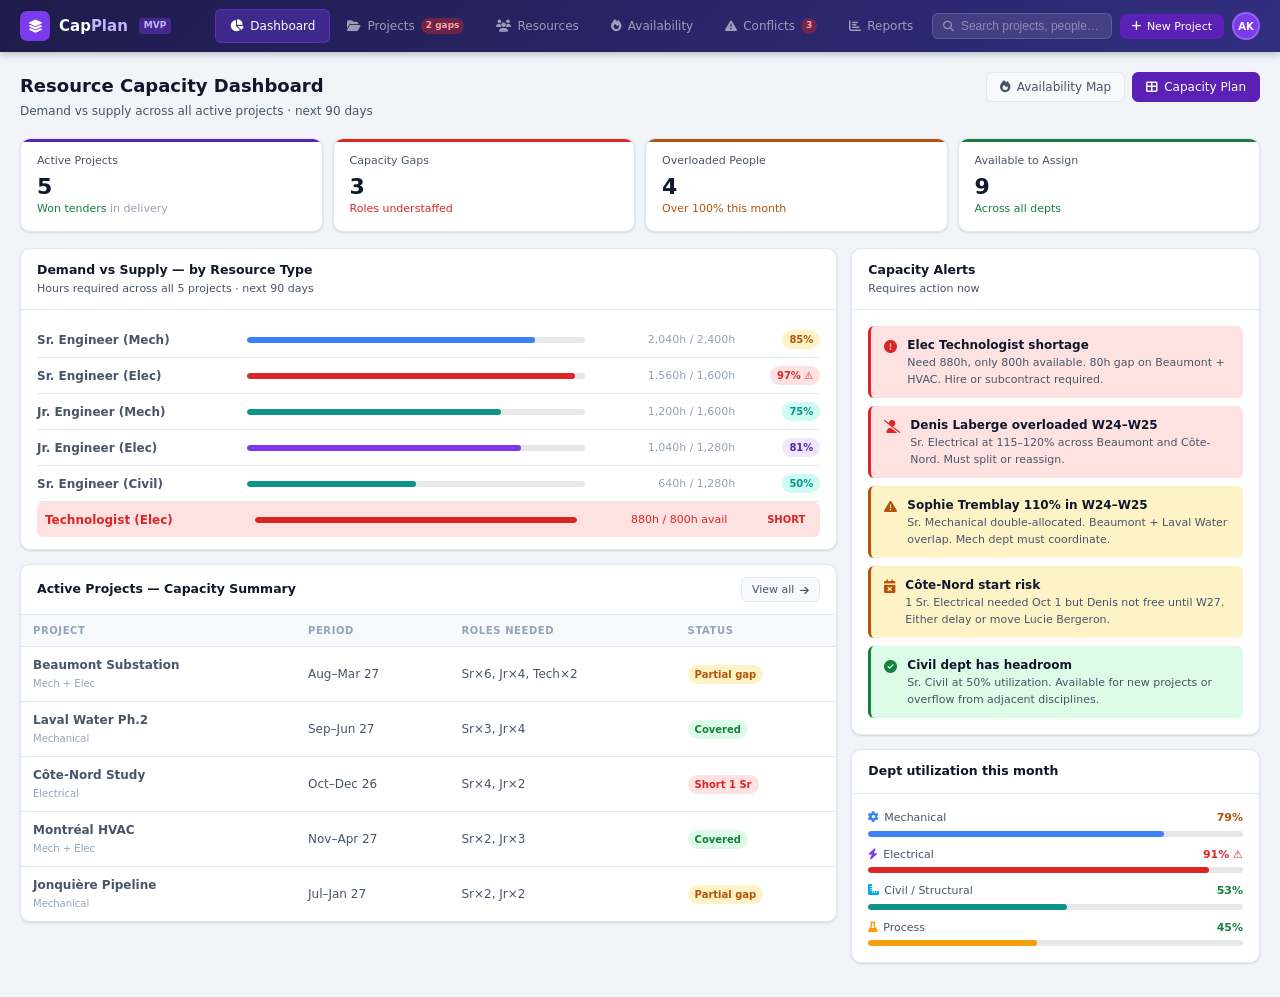
<file: index.html>
<!DOCTYPE html>
<html lang="en">
<head>
<meta charset="UTF-8"/>
<meta name="viewport" content="width=device-width, initial-scale=1.0"/>
<title>CapPlan — Resource Capacity Planning</title>
<link rel="stylesheet" href="https://cdnjs.cloudflare.com/ajax/libs/font-awesome/6.5.0/css/all.min.css"/>
<style>
*,*::before,*::after{box-sizing:border-box;margin:0;padding:0}
:root{
  --bg:#f1f4f9;
  --surface:#fff;
  --surface2:#f7f9fc;
  --border:#e2e8f2;
  --text:#0f172a;
  --text2:#475569;
  --text3:#94a3b8;
  --purple:#5b21b6;
  --purple-l:#7c3aed;
  --purple-dim:#ede9fe;
  --teal:#0d9488;
  --teal-dim:#ccfbf1;
  --amber:#b45309;
  --amber-dim:#fef3c7;
  --red:#dc2626;
  --red-dim:#fee2e2;
  --blue:#1d4ed8;
  --blue-dim:#dbeafe;
  --green:#15803d;
  --green-dim:#dcfce7;
  --r:6px;--r-lg:10px;--r-xl:14px;
  --shadow:0 1px 3px rgba(0,0,0,.08),0 1px 2px rgba(0,0,0,.06);
  --shadow-md:0 4px 12px rgba(0,0,0,.1);
}
body{font-family:'Segoe UI',system-ui,sans-serif;background:var(--bg);color:var(--text);font-size:13px;line-height:1.5;min-width:0;overflow-x:hidden}

/* TOP NAV */
.topnav{background:linear-gradient(135deg,#1e1b4b 0%,#312e81 100%);height:52px;display:flex;align-items:center;padding:0 20px;gap:16px;position:sticky;top:0;z-index:200;box-shadow:0 2px 8px rgba(0,0,0,.25)}
.nav-brand{display:flex;align-items:center;gap:9px;flex-shrink:0}
.nav-icon{width:30px;height:30px;background:var(--purple-l);border-radius:7px;display:flex;align-items:center;justify-content:center;color:#fff;font-size:13px;flex-shrink:0}
.nav-name{font-size:15px;font-weight:700;color:#fff;white-space:nowrap}.nav-name span{color:#c4b5fd}
.nav-tag{font-size:9px;background:rgba(124,58,237,.4);color:#c4b5fd;border-radius:3px;padding:1px 5px;font-weight:700;margin-left:2px;flex-shrink:0}
.nav-tabs{display:flex;gap:2px;margin-left:28px;overflow:hidden}
.nav-tab{padding:7px 14px;border-radius:var(--r);cursor:pointer;color:rgba(255,255,255,.55);font-size:12px;font-weight:500;display:flex;align-items:center;gap:6px;transition:all .15s;border:1px solid transparent;white-space:nowrap;flex-shrink:0}
.nav-tab:hover{color:rgba(255,255,255,.85);background:rgba(255,255,255,.08)}
.nav-tab.active{color:#fff;background:rgba(124,58,237,.35);border-color:rgba(124,58,237,.5)}
.nav-tab .badge{font-size:9px;background:rgba(220,38,38,.4);color:#fca5a5;border-radius:10px;padding:1px 5px;font-weight:700}
.nav-tab .badge.ok{background:rgba(21,128,61,.4);color:#86efac}
.nav-right{margin-left:auto;display:flex;align-items:center;gap:8px;flex-shrink:0}
.nav-search{background:rgba(255,255,255,.1);border:1px solid rgba(255,255,255,.15);border-radius:var(--r);padding:5px 10px;display:flex;align-items:center;gap:7px;min-width:0}
.nav-search input{background:none;border:none;outline:none;font-size:12px;color:#fff;width:140px;min-width:0}
.nav-search input::placeholder{color:rgba(255,255,255,.4)}
.nav-search i{color:rgba(255,255,255,.4);font-size:11px;flex-shrink:0}
.nav-av{width:28px;height:28px;border-radius:50%;background:var(--purple-l);display:flex;align-items:center;justify-content:center;font-size:10px;font-weight:700;color:#fff;cursor:pointer;border:2px solid rgba(255,255,255,.2);flex-shrink:0}

/* PAGE */
.page{max-width:1280px;margin:0 auto;padding:20px;min-width:0}
.screen{display:none}.screen.active{display:block}

/* COMPONENTS */
.btn{display:inline-flex;align-items:center;gap:6px;padding:7px 13px;border-radius:var(--r);font-size:12px;cursor:pointer;border:1px solid var(--border);background:var(--surface2);color:var(--text2);font-weight:500;font-family:inherit;transition:all .15s;white-space:nowrap;flex-shrink:0}
.btn:hover{background:#e5e7eb;color:var(--text)}
.btn.primary{background:var(--purple);border-color:var(--purple);color:#fff}.btn.primary:hover{background:#4c1d95}
.btn.success{background:var(--teal);border-color:var(--teal);color:#fff}
.btn.danger{background:var(--red);border-color:var(--red);color:#fff}
.btn.sm{padding:5px 10px;font-size:11px}
.btn.xs{padding:3px 8px;font-size:10px}
.btn.ghost{background:transparent;border-color:transparent}.btn.ghost:hover{background:var(--surface2)}

.page-hdr{display:flex;align-items:flex-start;justify-content:space-between;margin-bottom:18px;gap:12px;flex-wrap:wrap}
.page-hdr h1{font-size:18px;font-weight:700;margin-bottom:3px;color:var(--text)}
.page-hdr p{font-size:12px;color:var(--text2)}
.page-hdr-actions{display:flex;gap:7px;flex-shrink:0;align-items:center;flex-wrap:wrap}

.card{background:var(--surface);border:1px solid var(--border);border-radius:var(--r-lg);box-shadow:var(--shadow);min-width:0;overflow:hidden}
.card-hdr{padding:12px 16px;border-bottom:1px solid var(--border);display:flex;align-items:center;justify-content:space-between;gap:10px;flex-wrap:wrap}
.card-title{font-size:12.5px;font-weight:600;color:var(--text)}
.card-sub{font-size:11px;color:var(--text2);margin-top:1px}
.card-body{padding:16px}

.badge{display:inline-flex;align-items:center;gap:3px;padding:2px 7px;border-radius:20px;font-size:10px;font-weight:600;white-space:nowrap}
.b-green{background:var(--green-dim);color:var(--green)}.b-red{background:var(--red-dim);color:var(--red)}
.b-amber{background:var(--amber-dim);color:var(--amber)}.b-purple{background:var(--purple-dim);color:var(--purple)}
.b-blue{background:var(--blue-dim);color:var(--blue)}.b-gray{background:var(--surface2);color:var(--text2);border:1px solid var(--border)}
.b-teal{background:var(--teal-dim);color:var(--teal)}

/* TABLE — overflow fix */
.table-wrap{overflow-x:auto;-webkit-overflow-scrolling:touch;width:100%}
table{width:100%;border-collapse:collapse;font-size:12px;min-width:0}
th{padding:8px 12px;text-align:left;font-size:10px;font-weight:700;color:var(--text3);text-transform:uppercase;letter-spacing:.06em;border-bottom:1px solid var(--border);background:var(--surface2);white-space:nowrap}
td{padding:9px 12px;border-bottom:1px solid var(--border);color:var(--text2);vertical-align:middle}
tr:last-child td{border-bottom:none}
tbody tr:hover td{background:#fafbfd}

/* KPI ROWS — no overflow */
.kpi-row{display:grid;gap:10px;margin-bottom:16px}
.kpi-4{grid-template-columns:repeat(4,minmax(0,1fr))}.kpi-3{grid-template-columns:repeat(3,minmax(0,1fr))}.kpi-5{grid-template-columns:repeat(5,minmax(0,1fr))}
.kpi{background:var(--surface);border:1px solid var(--border);border-radius:var(--r-lg);padding:14px 16px;position:relative;overflow:hidden;box-shadow:var(--shadow);min-width:0}
.kpi-acc{position:absolute;top:0;left:0;right:0;height:3px}
.kpi-label{font-size:11px;color:var(--text2);margin-bottom:6px;font-weight:500}
.kpi-val{font-size:22px;font-weight:700;color:var(--text);line-height:1}
.kpi-sub{font-size:11px;color:var(--text3);margin-top:3px}
.kpi-sub .up{color:var(--green)}.kpi-sub .dn{color:var(--red)}.kpi-sub .warn{color:var(--amber)}

/* GRIDS — minmax(0) prevents overflow */
.grid2{display:grid;grid-template-columns:minmax(0,1fr) minmax(0,1fr);gap:14px}
.grid3l{display:grid;grid-template-columns:minmax(0,2fr) minmax(0,1fr);gap:14px}
.flex-col{display:flex;flex-direction:column;gap:14px;min-width:0}

.alert{display:flex;gap:10px;padding:10px 13px;border-radius:var(--r);border-left:3px solid;margin-bottom:8px}
.alert:last-child{margin-bottom:0}
.alert-icon{flex-shrink:0;font-size:13px;margin-top:1px}
.alert-content{min-width:0;flex:1}
.alert-content strong{display:block;font-size:12px;font-weight:600;color:var(--text);margin-bottom:1px}
.alert-content p{font-size:11px;color:var(--text2)}
.a-red{background:var(--red-dim);border-color:var(--red)}.a-red .alert-icon{color:var(--red)}
.a-amber{background:var(--amber-dim);border-color:var(--amber)}.a-amber .alert-icon{color:var(--amber)}
.a-green{background:var(--green-dim);border-color:var(--green)}.a-green .alert-icon{color:var(--green)}
.a-purple{background:var(--purple-dim);border-color:var(--purple)}.a-purple .alert-icon{color:var(--purple)}

.pbar{height:6px;background:#e5e7eb;border-radius:3px;overflow:hidden}
.pfill{height:100%;border-radius:3px;transition:width .4s}

.form-group{display:flex;flex-direction:column;gap:4px;margin-bottom:12px}
.form-label{font-size:11px;font-weight:600;color:var(--text2)}
.form-control{background:var(--surface2);border:1px solid var(--border);border-radius:var(--r);padding:7px 11px;font-size:12px;color:var(--text);outline:none;font-family:inherit;transition:border-color .15s;width:100%;box-sizing:border-box}
.form-control:focus{border-color:var(--purple);background:#fff}
select.form-control{cursor:pointer}
textarea.form-control{resize:vertical;min-height:68px}
.form-row{display:grid;gap:10px}.f2{grid-template-columns:minmax(0,1fr) minmax(0,1fr)}.f3{grid-template-columns:minmax(0,1fr) minmax(0,1fr) minmax(0,1fr)}

/* PHASE TABS */
.phase-nav{display:flex;margin-bottom:18px;background:var(--surface);border:1px solid var(--border);border-radius:var(--r-lg);padding:4px;gap:2px;box-shadow:var(--shadow);flex-wrap:wrap}
.phase-tab{flex:1;min-width:90px;padding:8px 10px;border-radius:7px;cursor:pointer;text-align:center;font-size:11.5px;font-weight:500;color:var(--text2);transition:all .15s;display:flex;flex-direction:column;align-items:center;gap:2px;border:1px solid transparent}
.phase-tab:hover{background:var(--surface2);color:var(--text)}
.phase-tab.active{background:var(--purple);color:#fff;box-shadow:0 2px 6px rgba(91,33,182,.35)}
.phase-tab .pt-num{font-size:9px;opacity:.7}
.phase-tab .pt-label{font-weight:600}
.phase-tab .pt-sub{font-size:9px;opacity:.7}
.phase-tab.active .pt-num,.phase-tab.active .pt-sub{opacity:.8}
.phase-sep{width:1px;background:var(--border);align-self:stretch;margin:4px 0;flex-shrink:0}
.phase-panel{display:none}.phase-panel.active{display:block}

/* TENDER CARDS */
.tender-grid{display:grid;grid-template-columns:repeat(auto-fill,minmax(280px,1fr));gap:12px}
.tender-card{background:var(--surface);border:1px solid var(--border);border-radius:var(--r-lg);overflow:hidden;transition:box-shadow .15s,border-color .15s;box-shadow:var(--shadow);display:flex;flex-direction:column}
.tender-card:hover{box-shadow:var(--shadow-md);border-color:#c7d2e8}
.tc-stripe{height:3px;flex-shrink:0}
.tc-body{padding:14px;flex:1}
.tc-top{display:flex;align-items:center;justify-content:space-between;margin-bottom:9px;gap:6px;flex-wrap:wrap}
.tc-name{font-size:13px;font-weight:700;color:var(--text);margin-bottom:2px;line-height:1.3}
.tc-client{font-size:11px;color:var(--text3)}
.tc-stat{display:flex;justify-content:space-between;font-size:11px;margin-bottom:4px;gap:8px}
.tc-stat-l{color:var(--text3);flex-shrink:0}.tc-stat-v{font-weight:600;color:var(--text);text-align:right}
.tc-foot{padding:10px 14px;border-top:1px solid var(--border);display:flex;gap:6px;background:var(--surface2);flex-wrap:wrap}

/* HEATMAP */
.hm-table{border-collapse:collapse;width:100%;font-size:11px}
.hm-table th{padding:7px 10px;font-size:10px;color:var(--text3);text-transform:uppercase;letter-spacing:.04em;background:var(--surface2);border-bottom:1px solid var(--border);white-space:nowrap;text-align:center}
.hm-table th:first-child,.hm-table th:nth-child(2){text-align:left}
.hm-table td{padding:6px 10px;border-bottom:1px solid var(--border);text-align:center;white-space:nowrap}
.hm-table td:first-child{text-align:left;font-weight:600;color:var(--text);font-size:12px}
.hm-table td:nth-child(2){text-align:left;font-size:11px;color:var(--text2)}
.hm-dept td{background:#f0f0f7;font-size:10px;font-weight:700;color:var(--text3);text-transform:uppercase;letter-spacing:.06em;padding:5px 10px}
.hm-cell{border-radius:4px;padding:3px 6px;font-weight:700;font-size:10px;display:inline-block;min-width:44px;text-align:center;cursor:default}
.hm-free{background:#dcfce7;color:#15803d}
.hm-partial{background:#fef3c7;color:#92400e}
.hm-over{background:#fee2e2;color:#dc2626}
.hm-leave{background:#f3f4f6;color:#9ca3af}
.hm-avg.ok{color:var(--green);font-weight:700}.hm-avg.warn{color:var(--amber);font-weight:700}.hm-avg.danger{color:var(--red);font-weight:700}

/* CAPACITY BAR */
.cap-row{display:flex;align-items:center;gap:10px;padding:8px 0;border-bottom:1px solid var(--border);font-size:12px;flex-wrap:wrap;min-width:0}
.cap-row:last-child{border-bottom:none}
.cap-label{width:200px;flex-shrink:0;color:var(--text2);min-width:140px}
.cap-bars{flex:1;min-width:80px}
.cap-numbers{width:140px;text-align:right;font-size:11px;color:var(--text3);flex-shrink:0}
.cap-status{width:75px;text-align:right;flex-shrink:0}

/* CONFLICT CARDS */
.conflict-card{background:var(--surface);border-radius:var(--r-lg);padding:16px;border:1px solid;margin-bottom:10px;box-shadow:var(--shadow)}
.conflict-card.crit{border-color:#fca5a5;border-left:3px solid var(--red)}
.conflict-card.warn{border-color:#fde68a;border-left:3px solid var(--amber)}
.conflict-card.ok{border-color:#86efac;border-left:3px solid var(--green)}

/* ACTIVITY TABLE */
.act-block{border:1px solid var(--border);border-radius:var(--r-lg);margin-bottom:10px;overflow:hidden;background:var(--surface);box-shadow:var(--shadow)}
.act-hdr{padding:11px 15px;display:flex;align-items:center;justify-content:space-between;cursor:pointer;border-bottom:1px solid var(--border);background:var(--surface2);gap:10px;flex-wrap:wrap}
.act-hdr:hover{background:#eef0f5}
.act-title{display:flex;align-items:center;gap:8px;font-size:12.5px;font-weight:600;flex-wrap:wrap}
.act-summary{font-size:11px;color:var(--text2)}
.act-input{background:var(--surface2);border:1px solid var(--border);border-radius:4px;padding:4px 7px;font-size:12px;color:var(--text);width:72px;text-align:right;outline:none;font-family:inherit}
.act-input:focus{border-color:var(--purple);background:#fff}

.grand-bar{background:var(--purple-dim);border:1px solid #a78bfa;border-radius:var(--r-lg);padding:13px 17px;display:flex;align-items:center;justify-content:space-between;flex-wrap:wrap;gap:12px;margin-top:6px}
.gt-stats{display:flex;gap:24px;flex-wrap:wrap}
.gt-s-l{font-size:10px;color:var(--purple);margin-bottom:1px}
.gt-s-v{font-size:13px;font-weight:700;color:var(--text)}
.gt-s-v.total{color:var(--purple)}.gt-s-v.remain{color:var(--teal)}.gt-s-v.over{color:var(--red)}

/* REPORTS */
.report-kpi{background:var(--surface);border:1px solid var(--border);border-radius:var(--r-lg);padding:16px;display:flex;flex-direction:column;gap:6px;box-shadow:var(--shadow)}
.rk-label{font-size:11px;color:var(--text2);font-weight:500}
.rk-val{font-size:24px;font-weight:700;color:var(--text)}
.rk-sub{font-size:11px;color:var(--text3)}
.report-section{margin-bottom:22px}
.report-section h3{font-size:13px;font-weight:700;margin-bottom:12px;color:var(--text);padding-bottom:7px;border-bottom:1px solid var(--border)}

.utilbar-row{display:flex;align-items:center;gap:10px;margin-bottom:8px;font-size:12px;flex-wrap:wrap}
.utilbar-label{width:180px;flex-shrink:0;color:var(--text2)}
.utilbar-bar{flex:1;min-width:60px;height:8px;background:#e5e7eb;border-radius:4px;overflow:hidden}
.utilbar-fill{height:100%;border-radius:4px}
.utilbar-pct{width:50px;text-align:right;font-weight:700;font-size:11px;flex-shrink:0}

/* MODAL */
.modal-overlay{display:none;position:fixed;inset:0;background:rgba(0,0,0,.4);z-index:500;align-items:center;justify-content:center;padding:20px}
.modal-overlay.open{display:flex}
.modal{background:var(--surface);border-radius:var(--r-xl);width:100%;max-width:580px;max-height:92vh;overflow-y:auto;box-shadow:0 20px 60px rgba(0,0,0,.25)}
.modal-hdr{padding:16px 20px;border-bottom:1px solid var(--border);display:flex;align-items:center;justify-content:space-between;position:sticky;top:0;background:var(--surface);z-index:1;gap:10px}
.modal-title{font-size:14px;font-weight:700;display:flex;align-items:center;gap:8px}
.modal-close{background:none;border:none;cursor:pointer;color:var(--text3);font-size:16px;padding:3px;border-radius:4px;flex-shrink:0}
.modal-close:hover{color:var(--text);background:var(--surface2)}
.modal-body{padding:18px 20px}
.modal-foot{padding:14px 20px;border-top:1px solid var(--border);display:flex;gap:8px;justify-content:flex-end;flex-wrap:wrap}

/* TOAST */
.toast-c{position:fixed;bottom:22px;right:22px;display:flex;flex-direction:column;gap:7px;z-index:9999;pointer-events:none;max-width:320px}
.toast{background:var(--surface);border:1px solid var(--border);border-radius:var(--r-lg);padding:11px 15px;display:flex;align-items:center;gap:9px;font-size:12px;color:var(--text);box-shadow:var(--shadow-md);pointer-events:all;animation:toastIn .2s ease}
@keyframes toastIn{from{transform:translateX(30px);opacity:0}to{transform:none;opacity:1}}

/* MISC */
.tag{display:inline-flex;align-items:center;gap:4px;padding:3px 8px;border-radius:4px;font-size:11px;font-weight:600}
.chip-row{display:flex;gap:6px;flex-wrap:wrap;margin-bottom:14px}
.chip{display:inline-flex;align-items:center;gap:4px;padding:4px 10px;border-radius:20px;font-size:11px;background:var(--surface);border:1px solid var(--border);color:var(--text2);cursor:pointer;transition:all .15s}
.chip:hover,.chip.active{background:var(--purple-dim);border-color:#a78bfa;color:var(--purple)}
.stat-row{display:flex;justify-content:space-between;align-items:center;padding:7px 0;border-bottom:1px solid var(--border);font-size:12px;gap:12px}
.stat-row:last-child{border-bottom:none}
.divider{border:none;border-top:1px solid var(--border);margin:14px 0}
.empty-state{text-align:center;padding:40px 20px;color:var(--text3)}
.empty-state i{font-size:32px;margin-bottom:10px;display:block}
.empty-state p{font-size:12px}

/* PERSON TAG */
.person-tag{display:inline-flex;align-items:center;gap:5px;padding:2px 8px;background:var(--surface2);border:1px solid var(--border);border-radius:20px;font-size:11px;color:var(--text);white-space:nowrap}
.person-av{width:18px;height:18px;border-radius:50%;background:var(--purple-l);display:flex;align-items:center;justify-content:center;font-size:8px;font-weight:700;color:#fff;flex-shrink:0}

/* STEP NAV */
.step-flow{display:flex;align-items:center;gap:0;margin-bottom:18px;background:var(--surface);border:1px solid var(--border);border-radius:var(--r-lg);overflow:hidden;box-shadow:var(--shadow)}
.step{flex:1;padding:10px 14px;cursor:pointer;font-size:11.5px;font-weight:500;color:var(--text2);display:flex;align-items:center;gap:7px;transition:all .15s;border-right:1px solid var(--border);position:relative;min-width:0}
.step:last-child{border-right:none}
.step:hover{background:var(--surface2)}
.step.done{background:#f0fdf4}
.step.active{background:var(--purple);color:#fff}
.step-num{width:20px;height:20px;border-radius:50%;background:rgba(0,0,0,.1);display:flex;align-items:center;justify-content:center;font-size:9px;font-weight:700;flex-shrink:0}
.step.active .step-num{background:rgba(255,255,255,.25)}
.step.done .step-num{background:var(--green);color:#fff}
.step-text{display:flex;flex-direction:column;line-height:1.2;min-width:0}
.step-label{font-weight:600;white-space:nowrap;overflow:hidden;text-overflow:ellipsis}
.step-sub{font-size:9px;opacity:.7;white-space:nowrap;overflow:hidden;text-overflow:ellipsis}

.row-actions{display:flex;gap:6px;margin-top:8px;flex-wrap:wrap}

/* PHASE SECTION HEADER */
.phase-group-hdr{background:var(--surface2);border:1px solid var(--border);border-radius:var(--r);padding:8px 14px;margin-bottom:2px;display:flex;align-items:center;gap:8px;font-size:11.5px;font-weight:700;color:var(--text);cursor:pointer}
.phase-group-hdr:hover{background:#e8ecf3}

/* Project selector bar */
.proj-selector-bar{display:flex;align-items:center;gap:14px;flex-wrap:wrap}
.proj-meta-row{display:flex;gap:18px;flex-wrap:wrap}
.proj-meta-item{display:flex;flex-direction:column}
.proj-meta-label{font-size:10px;color:var(--text3);font-weight:600;margin-bottom:1px}
.proj-meta-val{font-size:13px;font-weight:700}

/* RESPONSIVE */
@media(max-width:1100px){
  .kpi-4{grid-template-columns:repeat(2,minmax(0,1fr))}
  .kpi-3{grid-template-columns:repeat(3,minmax(0,1fr))}
}
@media(max-width:900px){
  .nav-tabs{display:none}
  .grid2,.grid3l{grid-template-columns:minmax(0,1fr)}
  .cap-label{width:130px;min-width:100px}
  .cap-numbers{width:100px}
  .utilbar-label{width:130px}
}
@media(max-width:700px){
  .kpi-4,.kpi-3{grid-template-columns:minmax(0,1fr) minmax(0,1fr)}
  .phase-tab .pt-sub{display:none}
  .phase-sep{display:none}
  .page{padding:12px}
  .step-sub{display:none}
  .cap-numbers{display:none}
}
@media(max-width:480px){
  .kpi-4,.kpi-3{grid-template-columns:minmax(0,1fr)}
  .proj-meta-row{gap:10px}
}
</style>
</head>
<body>

<!-- TOP NAV -->
<nav class="topnav">
  <div class="nav-brand">
    <div class="nav-icon"><i class="fa-solid fa-layer-group"></i></div>
    <div class="nav-name">Cap<span>Plan</span></div>
    <span class="nav-tag">MVP</span>
  </div>

  <div class="nav-tabs">
    <div class="nav-tab active" data-screen="dashboard"><i class="fa-solid fa-chart-pie"></i> Dashboard</div>
    <div class="nav-tab" data-screen="projects"><i class="fa-solid fa-folder-open"></i> Projects <span class="badge">2 gaps</span></div>
    <div class="nav-tab" data-screen="resources"><i class="fa-solid fa-users"></i> Resources</div>
    <div class="nav-tab" data-screen="heatmap"><i class="fa-solid fa-fire"></i> Availability</div>
    <div class="nav-tab" data-screen="conflicts"><i class="fa-solid fa-triangle-exclamation"></i> Conflicts <span class="badge">3</span></div>
    <div class="nav-tab" data-screen="reports"><i class="fa-solid fa-chart-bar"></i> Reports</div>
  </div>

  <div class="nav-right">
    <div class="nav-search"><i class="fa-solid fa-magnifying-glass"></i><input placeholder="Search projects, people…"/></div>
    <button class="btn primary" style="font-size:11px;padding:5px 11px" onclick="openModal('modal-new-project')"><i class="fa-solid fa-plus"></i> New Project</button>
    <div class="nav-av" title="Alicia Khan">AK</div>
  </div>
</nav>

<div class="page">

<!-- ═══════════════ DASHBOARD ═══════════════ -->
<section class="screen active" id="screen-dashboard">
  <div class="page-hdr">
    <div><h1>Resource Capacity Dashboard</h1><p>Demand vs supply across all active projects · next 90 days</p></div>
    <div class="page-hdr-actions">
      <button class="btn" onclick="goScreen('heatmap')"><i class="fa-solid fa-fire"></i> Availability Map</button>
      <button class="btn primary" onclick="goScreen('projects');setTimeout(()=>goPhasedTab('phase-cp'),50)"><i class="fa-solid fa-table-cells-large"></i> Capacity Plan</button>
    </div>
  </div>

  <div class="kpi-row kpi-4">
    <div class="kpi"><div class="kpi-acc" style="background:#5b21b6"></div><div class="kpi-label">Active Projects</div><div class="kpi-val">5</div><div class="kpi-sub"><span class="up">Won tenders</span> in delivery</div></div>
    <div class="kpi"><div class="kpi-acc" style="background:#dc2626"></div><div class="kpi-label">Capacity Gaps</div><div class="kpi-val">3</div><div class="kpi-sub"><span class="dn">Roles understaffed</span></div></div>
    <div class="kpi"><div class="kpi-acc" style="background:#b45309"></div><div class="kpi-label">Overloaded People</div><div class="kpi-val">4</div><div class="kpi-sub"><span class="warn">Over 100% this month</span></div></div>
    <div class="kpi"><div class="kpi-acc" style="background:#15803d"></div><div class="kpi-label">Available to Assign</div><div class="kpi-val">9</div><div class="kpi-sub"><span class="up">Across all depts</span></div></div>
  </div>

  <div class="grid3l" style="margin-bottom:14px">
    <div class="flex-col">

      <div class="card">
        <div class="card-hdr"><div><div class="card-title">Demand vs Supply — by Resource Type</div><div class="card-sub">Hours required across all 5 projects · next 90 days</div></div></div>
        <div class="card-body" style="padding:12px 16px">
          <div class="cap-row">
            <div class="cap-label"><strong>Sr. Engineer (Mech)</strong></div>
            <div class="cap-bars"><div class="pbar"><div class="pfill" style="width:85%;background:#3b82f6"></div></div></div>
            <div class="cap-numbers">2,040h / 2,400h</div>
            <div class="cap-status"><span class="badge b-amber">85%</span></div>
          </div>
          <div class="cap-row">
            <div class="cap-label"><strong>Sr. Engineer (Elec)</strong></div>
            <div class="cap-bars"><div class="pbar"><div class="pfill" style="width:97%;background:#dc2626"></div></div></div>
            <div class="cap-numbers">1,560h / 1,600h</div>
            <div class="cap-status"><span class="badge b-red">97% ⚠</span></div>
          </div>
          <div class="cap-row">
            <div class="cap-label"><strong>Jr. Engineer (Mech)</strong></div>
            <div class="cap-bars"><div class="pbar"><div class="pfill" style="width:75%;background:#0d9488"></div></div></div>
            <div class="cap-numbers">1,200h / 1,600h</div>
            <div class="cap-status"><span class="badge b-teal">75%</span></div>
          </div>
          <div class="cap-row">
            <div class="cap-label"><strong>Jr. Engineer (Elec)</strong></div>
            <div class="cap-bars"><div class="pbar"><div class="pfill" style="width:81%;background:#7c3aed"></div></div></div>
            <div class="cap-numbers">1,040h / 1,280h</div>
            <div class="cap-status"><span class="badge b-purple">81%</span></div>
          </div>
          <div class="cap-row">
            <div class="cap-label"><strong>Sr. Engineer (Civil)</strong></div>
            <div class="cap-bars"><div class="pbar"><div class="pfill" style="width:50%;background:#0d9488"></div></div></div>
            <div class="cap-numbers">640h / 1,280h</div>
            <div class="cap-status"><span class="badge b-teal">50%</span></div>
          </div>
          <div class="cap-row" style="background:#fee2e2;border-radius:6px;padding:8px;border:none">
            <div class="cap-label" style="color:#dc2626"><strong>Technologist (Elec)</strong></div>
            <div class="cap-bars"><div class="pbar"><div class="pfill" style="width:100%;background:#dc2626"></div></div></div>
            <div class="cap-numbers" style="color:#dc2626">880h / 800h avail</div>
            <div class="cap-status"><span class="badge b-red">SHORT</span></div>
          </div>
        </div>
      </div>

      <div class="card">
        <div class="card-hdr"><div class="card-title">Active Projects — Capacity Summary</div><button class="btn sm" onclick="goScreen('projects')">View all <i class="fa-solid fa-arrow-right" style="font-size:10px"></i></button></div>
        <div class="table-wrap">
          <table>
            <thead><tr><th>Project</th><th>Period</th><th>Roles needed</th><th>Status</th></tr></thead>
            <tbody>
              <tr><td><strong>Beaumont Substation</strong><br><span style="font-size:10px;color:var(--text3)">Mech + Elec</span></td><td style="white-space:nowrap">Aug–Mar 27</td><td style="white-space:nowrap">Sr×6, Jr×4, Tech×2</td><td><span class="badge b-amber">Partial gap</span></td></tr>
              <tr><td><strong>Laval Water Ph.2</strong><br><span style="font-size:10px;color:var(--text3)">Mechanical</span></td><td style="white-space:nowrap">Sep–Jun 27</td><td style="white-space:nowrap">Sr×3, Jr×4</td><td><span class="badge b-green">Covered</span></td></tr>
              <tr><td><strong>Côte-Nord Study</strong><br><span style="font-size:10px;color:var(--text3)">Electrical</span></td><td style="white-space:nowrap">Oct–Dec 26</td><td style="white-space:nowrap">Sr×4, Jr×2</td><td><span class="badge b-red">Short 1 Sr</span></td></tr>
              <tr><td><strong>Montréal HVAC</strong><br><span style="font-size:10px;color:var(--text3)">Mech + Elec</span></td><td style="white-space:nowrap">Nov–Apr 27</td><td style="white-space:nowrap">Sr×2, Jr×3</td><td><span class="badge b-green">Covered</span></td></tr>
              <tr><td><strong>Jonquière Pipeline</strong><br><span style="font-size:10px;color:var(--text3)">Mechanical</span></td><td style="white-space:nowrap">Jul–Jan 27</td><td style="white-space:nowrap">Sr×2, Jr×2</td><td><span class="badge b-amber">Partial gap</span></td></tr>
            </tbody>
          </table>
        </div>
      </div>

    </div>
    <div class="flex-col">
      <div class="card">
        <div class="card-hdr"><div><div class="card-title">Capacity Alerts</div><div class="card-sub">Requires action now</div></div></div>
        <div class="card-body">
          <div class="alert a-red"><div class="alert-icon"><i class="fa-solid fa-circle-exclamation"></i></div><div class="alert-content"><strong>Elec Technologist shortage</strong><p>Need 880h, only 800h available. 80h gap on Beaumont + HVAC. Hire or subcontract required.</p></div></div>
          <div class="alert a-red"><div class="alert-icon"><i class="fa-solid fa-user-slash"></i></div><div class="alert-content"><strong>Denis Laberge overloaded W24–W25</strong><p>Sr. Electrical at 115–120% across Beaumont and Côte-Nord. Must split or reassign.</p></div></div>
          <div class="alert a-amber"><div class="alert-icon"><i class="fa-solid fa-triangle-exclamation"></i></div><div class="alert-content"><strong>Sophie Tremblay 110% in W24–W25</strong><p>Sr. Mechanical double-allocated. Beaumont + Laval Water overlap. Mech dept must coordinate.</p></div></div>
          <div class="alert a-amber"><div class="alert-icon"><i class="fa-solid fa-calendar-xmark"></i></div><div class="alert-content"><strong>Côte-Nord start risk</strong><p>1 Sr. Electrical needed Oct 1 but Denis not free until W27. Either delay or move Lucie Bergeron.</p></div></div>
          <div class="alert a-green"><div class="alert-icon"><i class="fa-solid fa-check-circle"></i></div><div class="alert-content"><strong>Civil dept has headroom</strong><p>Sr. Civil at 50% utilization. Available for new projects or overflow from adjacent disciplines.</p></div></div>
        </div>
      </div>
      <div class="card">
        <div class="card-hdr"><div class="card-title">Dept utilization this month</div></div>
        <div class="card-body">
          <div style="margin-bottom:10px">
            <div style="display:flex;justify-content:space-between;font-size:11px;margin-bottom:4px"><span style="color:var(--text2)"><i class="fa-solid fa-gear" style="color:#3b82f6;margin-right:5px"></i>Mechanical</span><span style="font-weight:700;color:var(--amber)">79%</span></div>
            <div class="pbar"><div class="pfill" style="width:79%;background:#3b82f6"></div></div>
          </div>
          <div style="margin-bottom:10px">
            <div style="display:flex;justify-content:space-between;font-size:11px;margin-bottom:4px"><span style="color:var(--text2)"><i class="fa-solid fa-bolt" style="color:#7c3aed;margin-right:5px"></i>Electrical</span><span style="font-weight:700;color:var(--red)">91% ⚠</span></div>
            <div class="pbar"><div class="pfill" style="width:91%;background:#dc2626"></div></div>
          </div>
          <div style="margin-bottom:10px">
            <div style="display:flex;justify-content:space-between;font-size:11px;margin-bottom:4px"><span style="color:var(--text2)"><i class="fa-solid fa-ruler-combined" style="color:#0ea5e9;margin-right:5px"></i>Civil / Structural</span><span style="font-weight:700;color:var(--green)">53%</span></div>
            <div class="pbar"><div class="pfill" style="width:53%;background:#0d9488"></div></div>
          </div>
          <div>
            <div style="display:flex;justify-content:space-between;font-size:11px;margin-bottom:4px"><span style="color:var(--text2)"><i class="fa-solid fa-flask" style="color:#f59e0b;margin-right:5px"></i>Process</span><span style="font-weight:700;color:var(--green)">45%</span></div>
            <div class="pbar"><div class="pfill" style="width:45%;background:#f59e0b"></div></div>
          </div>
        </div>
      </div>
    </div>
  </div>
</section>

<!-- ═══════════════ PROJECTS ═══════════════ -->
<section class="screen" id="screen-projects">
  <div class="page-hdr">
    <div><h1>Projects</h1><p>Full lifecycle from tender bidding to delivery and review.</p></div>
    <div class="page-hdr-actions">
      <button class="btn primary" onclick="openModal('modal-new-project')"><i class="fa-solid fa-plus"></i> New Project</button>
    </div>
  </div>

  <div class="phase-nav" id="main-phase-nav">
    <div class="phase-tab active" data-phase="phase-bid">
      <span class="pt-num">Phase 1</span>
      <span class="pt-label"><i class="fa-solid fa-file-contract" style="font-size:10px"></i> Bid</span>
      <span class="pt-sub">Tender pipeline</span>
    </div>
    <div class="phase-sep"></div>
    <div class="phase-tab" data-phase="phase-award">
      <span class="pt-num">Phase 2</span>
      <span class="pt-label"><i class="fa-solid fa-trophy" style="font-size:10px"></i> Award</span>
      <span class="pt-sub">Win / lose decisions</span>
    </div>
    <div class="phase-sep"></div>
    <div class="phase-tab" data-phase="phase-cp">
      <span class="pt-num">Phase 3</span>
      <span class="pt-label"><i class="fa-solid fa-table-cells-large" style="font-size:10px"></i> Capacity Plan</span>
      <span class="pt-sub">Assign &amp; match</span>
    </div>
    <div class="phase-sep"></div>
    <div class="phase-tab" data-phase="phase-delivery">
      <span class="pt-num">Phase 4</span>
      <span class="pt-label"><i class="fa-solid fa-hard-hat" style="font-size:10px"></i> Delivery</span>
      <span class="pt-sub">Track progress</span>
    </div>
    <div class="phase-sep"></div>
    <div class="phase-tab" data-phase="phase-review">
      <span class="pt-num">Phase 5</span>
      <span class="pt-label"><i class="fa-solid fa-magnifying-glass-chart" style="font-size:10px"></i> Review</span>
      <span class="pt-sub">Lessons &amp; closure</span>
    </div>
  </div>

  <!-- PHASE: BID -->
  <div class="phase-panel active" id="phase-bid">
    <div style="display:flex;align-items:center;gap:8px;margin-bottom:14px;flex-wrap:wrap">
      <span class="badge b-teal">3 Won</span><span class="badge b-blue">2 Open</span><span class="badge b-gray">1 Lost</span>
      <span style="font-size:11px;color:var(--text2);margin-left:4px">New tender received → review, plan activities, check rates, then move to Award decision</span>
    </div>

    <div class="kpi-row kpi-4" style="margin-bottom:14px">
      <div class="kpi"><div class="kpi-acc" style="background:#0d9488"></div><div class="kpi-label">Won &amp; Active</div><div class="kpi-val">3</div><div class="kpi-sub">Committed demand</div></div>
      <div class="kpi"><div class="kpi-acc" style="background:#1d4ed8"></div><div class="kpi-label">Open Tenders</div><div class="kpi-val">2</div><div class="kpi-sub">Tentative demand</div></div>
      <div class="kpi"><div class="kpi-acc" style="background:#5b21b6"></div><div class="kpi-label">Total est. hours</div><div class="kpi-val">28,200</div><div class="kpi-sub">Across all bids</div></div>
      <div class="kpi"><div class="kpi-acc" style="background:#b45309"></div><div class="kpi-label">Avg target rate</div><div class="kpi-val">CAD 141</div><div class="kpi-sub">Portfolio blended</div></div>
    </div>

    <div class="tender-grid">
      <div class="tender-card">
        <div class="tc-stripe" style="background:#0d9488"></div>
        <div class="tc-body">
          <div class="tc-top"><span class="badge b-teal"><i class="fa-solid fa-check"></i> Won</span><div style="display:flex;gap:4px;flex-wrap:wrap"><span class="badge b-blue" style="font-size:9px">Mech</span><span class="badge b-purple" style="font-size:9px">Elec</span></div></div>
          <div class="tc-name">Beaumont Substation Upgrade</div>
          <div class="tc-client">Hydro-Québec</div>
          <hr class="divider">
          <div class="tc-stat"><span class="tc-stat-l">Budget fees</span><span class="tc-stat-v">CAD 1,240,000</span></div>
          <div class="tc-stat"><span class="tc-stat-l">Budget hours</span><span class="tc-stat-v">8,800 h</span></div>
          <div class="tc-stat"><span class="tc-stat-l">Target avg rate</span><span class="tc-stat-v" style="color:var(--amber)">CAD 140.9 / h</span></div>
          <div class="tc-stat"><span class="tc-stat-l">Duration</span><span class="tc-stat-v">Aug 26 → Mar 27</span></div>
          <div class="tc-stat"><span class="tc-stat-l">Capacity</span><span class="tc-stat-v"><span class="badge b-amber">Partial gap</span></span></div>
        </div>
        <div class="tc-foot">
          <button class="btn sm primary" onclick="goScreen('projects');goPhasedTab('phase-cp')"><i class="fa-solid fa-table-cells-large"></i> Plan capacity</button>
          <button class="btn sm" onclick="goPhasedTab('phase-award')"><i class="fa-solid fa-trophy"></i> Award detail</button>
        </div>
      </div>

      <div class="tender-card">
        <div class="tc-stripe" style="background:#0d9488"></div>
        <div class="tc-body">
          <div class="tc-top"><span class="badge b-teal"><i class="fa-solid fa-check"></i> Won</span><span class="badge b-blue" style="font-size:9px">Mech</span></div>
          <div class="tc-name">Laval Water Treatment Ph.2</div>
          <div class="tc-client">Ville de Laval</div>
          <hr class="divider">
          <div class="tc-stat"><span class="tc-stat-l">Budget fees</span><span class="tc-stat-v">CAD 880,000</span></div>
          <div class="tc-stat"><span class="tc-stat-l">Budget hours</span><span class="tc-stat-v">6,400 h</span></div>
          <div class="tc-stat"><span class="tc-stat-l">Target avg rate</span><span class="tc-stat-v" style="color:var(--amber)">CAD 137.5 / h</span></div>
          <div class="tc-stat"><span class="tc-stat-l">Duration</span><span class="tc-stat-v">Sep 26 → Jun 27</span></div>
          <div class="tc-stat"><span class="tc-stat-l">Capacity</span><span class="tc-stat-v"><span class="badge b-green">Covered</span></span></div>
        </div>
        <div class="tc-foot">
          <button class="btn sm primary" onclick="goScreen('projects');goPhasedTab('phase-cp')"><i class="fa-solid fa-table-cells-large"></i> Plan capacity</button>
          <button class="btn sm" onclick="goPhasedTab('phase-award')"><i class="fa-solid fa-trophy"></i> Award detail</button>
        </div>
      </div>

      <div class="tender-card">
        <div class="tc-stripe" style="background:#0d9488"></div>
        <div class="tc-body">
          <div class="tc-top"><span class="badge b-teal"><i class="fa-solid fa-check"></i> Won</span><span class="badge b-purple" style="font-size:9px">Elec</span></div>
          <div class="tc-name">Côte-Nord Transmission Study</div>
          <div class="tc-client">TransÉnergie</div>
          <hr class="divider">
          <div class="tc-stat"><span class="tc-stat-l">Budget fees</span><span class="tc-stat-v">CAD 620,000</span></div>
          <div class="tc-stat"><span class="tc-stat-l">Budget hours</span><span class="tc-stat-v">4,200 h</span></div>
          <div class="tc-stat"><span class="tc-stat-l">Target avg rate</span><span class="tc-stat-v" style="color:var(--amber)">CAD 147.6 / h</span></div>
          <div class="tc-stat"><span class="tc-stat-l">Duration</span><span class="tc-stat-v">Oct 26 → Dec 26</span></div>
          <div class="tc-stat"><span class="tc-stat-l">Capacity</span><span class="tc-stat-v"><span class="badge b-red">Short 1 Sr. Elec</span></span></div>
        </div>
        <div class="tc-foot">
          <button class="btn sm primary" onclick="goScreen('projects');goPhasedTab('phase-cp')"><i class="fa-solid fa-table-cells-large"></i> Plan capacity</button>
          <button class="btn sm" onclick="goPhasedTab('phase-award')"><i class="fa-solid fa-trophy"></i> Award detail</button>
        </div>
      </div>

      <div class="tender-card" style="opacity:.9">
        <div class="tc-stripe" style="background:#1d4ed8"></div>
        <div class="tc-body">
          <div class="tc-top"><span class="badge b-blue"><i class="fa-solid fa-clock"></i> Open bid</span><div style="display:flex;gap:4px;flex-wrap:wrap"><span class="badge b-blue" style="font-size:9px">Mech</span><span class="badge b-purple" style="font-size:9px">Elec</span></div></div>
          <div class="tc-name">Montréal-Nord HVAC Retrofit</div>
          <div class="tc-client">STM</div>
          <hr class="divider">
          <div class="tc-stat"><span class="tc-stat-l">Proposal budget</span><span class="tc-stat-v">CAD 740,000</span></div>
          <div class="tc-stat"><span class="tc-stat-l">Est. hours</span><span class="tc-stat-v">5,200 h</span></div>
          <div class="tc-stat"><span class="tc-stat-l">Avg rate</span><span class="tc-stat-v" style="color:var(--amber)">CAD 142.3 / h</span></div>
          <div class="tc-stat"><span class="tc-stat-l">Submission</span><span class="tc-stat-v" style="color:var(--blue)">30 Jun 2026</span></div>
          <div class="tc-stat"><span class="tc-stat-l">Tentative capacity</span><span class="tc-stat-v"><span class="badge b-green">Sufficient</span></span></div>
        </div>
        <div class="tc-foot">
          <button class="btn sm"><i class="fa-solid fa-pen"></i> Edit bid</button>
          <button class="btn sm" onclick="toast('Dept sign-off requested','info')"><i class="fa-solid fa-paper-plane"></i> Request sign-off</button>
        </div>
      </div>

      <div class="tender-card" style="opacity:.9">
        <div class="tc-stripe" style="background:#1d4ed8"></div>
        <div class="tc-body">
          <div class="tc-top"><span class="badge b-blue"><i class="fa-solid fa-clock"></i> Open bid</span><span class="badge b-blue" style="font-size:9px">Mech</span></div>
          <div class="tc-name">Jonquière Pipeline Integrity</div>
          <div class="tc-client">Gaz Métro</div>
          <hr class="divider">
          <div class="tc-stat"><span class="tc-stat-l">Proposal budget</span><span class="tc-stat-v">CAD 480,000</span></div>
          <div class="tc-stat"><span class="tc-stat-l">Est. hours</span><span class="tc-stat-v">3,600 h</span></div>
          <div class="tc-stat"><span class="tc-stat-l">Avg rate</span><span class="tc-stat-v" style="color:var(--amber)">CAD 133.3 / h</span></div>
          <div class="tc-stat"><span class="tc-stat-l">Submission</span><span class="tc-stat-v" style="color:var(--blue)">15 Jul 2026</span></div>
          <div class="tc-stat"><span class="tc-stat-l">Tentative capacity</span><span class="tc-stat-v"><span class="badge b-amber">Partial gap</span></span></div>
        </div>
        <div class="tc-foot">
          <button class="btn sm"><i class="fa-solid fa-pen"></i> Edit bid</button>
          <button class="btn sm" onclick="toast('Dept sign-off requested','info')"><i class="fa-solid fa-paper-plane"></i> Request sign-off</button>
        </div>
      </div>

      <div class="tender-card" style="opacity:.6">
        <div class="tc-stripe" style="background:#9ca3af"></div>
        <div class="tc-body">
          <div class="tc-top"><span class="badge b-gray"><i class="fa-solid fa-xmark"></i> Lost</span><span class="badge b-purple" style="font-size:9px">Elec</span></div>
          <div class="tc-name">Québec City Port Electrification</div>
          <div class="tc-client">Port de Québec</div>
          <hr class="divider">
          <div class="tc-stat"><span class="tc-stat-l">Proposal budget</span><span class="tc-stat-v">CAD 2,100,000</span></div>
          <div class="tc-stat"><span class="tc-stat-l">Lost reason</span><span class="tc-stat-v" style="color:#dc2626">Rate too high</span></div>
          <div class="tc-stat"><span class="tc-stat-l">Decision</span><span class="tc-stat-v">15 May 2026</span></div>
        </div>
        <div class="tc-foot">
          <button class="btn sm"><i class="fa-solid fa-file-lines"></i> Post-mortem</button>
        </div>
      </div>
    </div>

    <div style="margin-top:14px;display:flex;justify-content:flex-end">
      <button class="btn primary" onclick="goPhasedTab('phase-award')">Next: Award Decision <i class="fa-solid fa-arrow-right"></i></button>
    </div>
  </div>

  <!-- PHASE: AWARD -->
  <div class="phase-panel" id="phase-award">
    <div class="grid2" style="margin-bottom:14px">
      <div class="card" style="border-left:3px solid var(--teal);border-radius:var(--r-lg)">
        <div class="card-hdr" style="background:#f0fdf4">
          <div><div class="card-title" style="color:var(--teal)"><i class="fa-solid fa-trophy"></i> Beaumont Substation Upgrade — WON</div><div class="card-sub">Hydro-Québec · Submitted 28 May 2026</div></div>
          <span class="badge b-teal">Convert to project</span>
        </div>
        <div class="card-body">
          <p style="font-size:12px;color:var(--text2);margin-bottom:10px">Hydro-Québec has awarded the contract. CAD 1,240,000 · 8,800 h · Start 01 Aug 2026.</p>
          <div style="display:flex;gap:7px;flex-wrap:wrap">
            <button class="btn success" onclick="toast('Project created — capacity planning unlocked','success')"><i class="fa-solid fa-circle-check"></i> Convert to project</button>
            <button class="btn sm" onclick="goPhasedTab('phase-cp')"><i class="fa-solid fa-table-cells-large"></i> Plan capacity now</button>
          </div>
        </div>
      </div>
      <div class="card" style="border-left:3px solid var(--red);border-radius:var(--r-lg)">
        <div class="card-hdr" style="background:#fef2f2">
          <div><div class="card-title" style="color:var(--red)"><i class="fa-solid fa-xmark"></i> Québec City Port Electrification — LOST</div><div class="card-sub">Port de Québec · Decision 15 May 2026</div></div>
          <span class="badge b-red">Post-mortem</span>
        </div>
        <div class="card-body">
          <div class="form-group"><label class="form-label">Lost reason</label>
            <div style="display:flex;gap:6px;flex-wrap:wrap">
              <span class="chip active">Rate too high</span><span class="chip">Scope mismatch</span><span class="chip">Competition</span><span class="chip">Client budget cut</span>
            </div>
          </div>
          <div class="form-group"><label class="form-label">Lessons learned</label><textarea class="form-control">Rate delta of ~13/h vs competitor. Need to review Sr. Electrical cost structure for port-type projects.</textarea></div>
          <button class="btn sm primary" onclick="toast('Post-mortem saved','success')"><i class="fa-solid fa-floppy-disk"></i> Save post-mortem</button>
        </div>
      </div>
    </div>
    <div class="card">
      <div class="card-hdr"><div class="card-title">Dept. heads sign-off — Beaumont Substation</div><div class="card-sub">Both must approve before project delivery begins</div></div>
      <div class="table-wrap">
        <table>
          <thead><tr><th>Department</th><th>Head</th><th>Activity hours</th><th>Rate sign-off</th><th>Capacity sign-off</th><th>Status</th><th></th></tr></thead>
          <tbody>
            <tr><td>Mechanical</td><td>Marc Pelletier</td><td>3,680 h ✓</td><td><span class="badge b-green">Approved</span></td><td><span class="badge b-green">Approved</span></td><td><span class="badge b-green">Ready</span></td><td><button class="btn xs">View</button></td></tr>
            <tr><td>Electrical</td><td>Denis Laberge</td><td>3,000 h ✓</td><td><span class="badge b-green">Approved</span></td><td><span class="badge b-amber">Conditional</span></td><td><span class="badge b-amber">Pending note</span></td><td><button class="btn xs">View</button></td></tr>
          </tbody>
        </table>
      </div>
      <div class="card-body" style="padding:12px 16px">
        <div class="alert a-amber" style="margin-bottom:0"><div class="alert-icon"><i class="fa-solid fa-note-sticky"></i></div><div class="alert-content"><strong>Denis Laberge note</strong><p>"Approved conditionally — Sr. Elec overload in W24–W25 must be resolved in capacity plan before delivery starts."</p></div></div>
      </div>
    </div>
    <div style="margin-top:14px;display:flex;justify-content:space-between;flex-wrap:wrap;gap:8px">
      <button class="btn" onclick="goPhasedTab('phase-bid')"><i class="fa-solid fa-arrow-left"></i> Back to Bid</button>
      <button class="btn primary" onclick="goPhasedTab('phase-cp')">Next: Capacity Plan <i class="fa-solid fa-arrow-right"></i></button>
    </div>
  </div>

  <!-- PHASE: CAPACITY PLAN -->
  <div class="phase-panel" id="phase-cp">
    <div class="card" style="margin-bottom:12px">
      <div class="card-body" style="padding:14px 16px">
        <div class="proj-selector-bar">
          <div style="display:flex;align-items:center;gap:8px;flex-shrink:0">
            <span style="font-size:10px;font-weight:700;color:var(--text3);white-space:nowrap">PROJECT</span>
            <select class="form-control" style="width:260px" id="cp-proj-sel">
              <option>Beaumont Substation Upgrade — Hydro-Québec</option>
              <option>Laval Water Treatment Ph.2 — Ville de Laval</option>
              <option>Côte-Nord Transmission Study — TransÉnergie</option>
            </select>
          </div>
          <div class="proj-meta-row">
            <div class="proj-meta-item"><div class="proj-meta-label">START</div><div class="proj-meta-val">01 Aug 2026</div></div>
            <div class="proj-meta-item"><div class="proj-meta-label">END</div><div class="proj-meta-val">31 Mar 2027</div></div>
            <div class="proj-meta-item"><div class="proj-meta-label">BUDGET HRS</div><div class="proj-meta-val">8,800 h</div></div>
            <div class="proj-meta-item"><div class="proj-meta-label">BUDGET FEES</div><div class="proj-meta-val">CAD 1,240,000</div></div>
            <div class="proj-meta-item"><div class="proj-meta-label">AVG RATE</div><div class="proj-meta-val" style="color:var(--amber)">CAD 140.9 / h</div></div>
            <div class="proj-meta-item"><div class="proj-meta-label">PLANNED</div><div class="proj-meta-val" style="color:var(--teal)">6,680 / 8,800 h</div></div>
          </div>
        </div>
        <div style="margin-top:12px">
          <div style="display:flex;justify-content:space-between;font-size:11px;margin-bottom:4px"><span style="font-weight:600">Hours utilisation</span><span style="color:var(--purple);font-weight:700">75.9%</span></div>
          <div class="pbar" style="height:7px"><div class="pfill" style="width:75.9%;background:linear-gradient(90deg,#5b21b6,#0d9488)"></div></div>
          <div style="font-size:10px;color:var(--text3);margin-top:4px">Mechanical: 3,680 h · Electrical: 3,000 h · Remaining budget: 2,120 h</div>
        </div>
      </div>
    </div>

    <div class="step-flow">
      <div class="step done" onclick="showStep(1)"><div class="step-num">✓</div><div class="step-text"><span class="step-label">What project needs</span><span class="step-sub">Activities + hours</span></div></div>
      <div class="step done" onclick="showStep(2)"><div class="step-num">✓</div><div class="step-text"><span class="step-label">What depts have</span><span class="step-sub">Supply data</span></div></div>
      <div class="step active" onclick="showStep(3)"><div class="step-num">3</div><div class="step-text"><span class="step-label">Match &amp; assign</span><span class="step-sub">Resolve gaps</span></div></div>
    </div>

    <!-- Step 1 -->
    <div id="cp-step-1" style="display:none">
      <p style="font-size:12px;color:var(--text2);margin-bottom:12px">Define what activities this project requires and how many hours each resource type must contribute. These are your <strong>demand inputs</strong>.</p>

      <div class="act-block">
        <div class="act-hdr" onclick="toggleAct('act-mech',this)">
          <div class="act-title"><i class="fa-solid fa-gear" style="color:#3b82f6"></i> Mechanical <span class="badge b-blue">3,680 h · 5 activities</span></div>
          <div style="display:flex;align-items:center;gap:10px"><span class="act-summary">Sr: 2,040h · Jr: 1,200h · Tech: 440h</span><i class="fa-solid fa-chevron-down" style="font-size:10px;color:var(--text3)"></i></div>
        </div>
        <div id="act-mech">
          <div class="table-wrap"><table>
            <thead><tr><th style="width:28%">Activity</th><th>Sr. Eng (h)</th><th>Jr. Eng (h)</th><th>Technologist (h)</th><th>Total</th><th>% budget</th><th>Status</th></tr></thead>
            <tbody>
              <tr><td>Preliminary Design</td><td><input class="act-input" value="480"></td><td><input class="act-input" value="240"></td><td><input class="act-input" value="80"></td><td style="font-weight:700">800</td><td>9.1%</td><td><span class="badge b-green">Confirmed</span></td></tr>
              <tr><td>Detailed Engineering</td><td><input class="act-input" value="640"></td><td><input class="act-input" value="480"></td><td><input class="act-input" value="160"></td><td style="font-weight:700">1,280</td><td>14.5%</td><td><span class="badge b-green">Confirmed</span></td></tr>
              <tr><td>Procurement Support</td><td><input class="act-input" value="320"></td><td><input class="act-input" value="160"></td><td><input class="act-input" value="80"></td><td style="font-weight:700">560</td><td>6.4%</td><td><span class="badge b-amber">Provisional</span></td></tr>
              <tr><td>Construction Supervision</td><td><input class="act-input" value="440"></td><td><input class="act-input" value="240"></td><td><input class="act-input" value="80"></td><td style="font-weight:700">760</td><td>8.6%</td><td><span class="badge b-green">Confirmed</span></td></tr>
              <tr><td>Commissioning &amp; Testing</td><td><input class="act-input" value="160"></td><td><input class="act-input" value="80"></td><td><input class="act-input" value="40"></td><td style="font-weight:700">280</td><td>3.2%</td><td><span class="badge b-amber">Provisional</span></td></tr>
              <tr style="background:var(--surface2)"><td><strong>Subtotal</strong></td><td><strong>2,040 h</strong></td><td><strong>1,200 h</strong></td><td><strong>440 h</strong></td><td><strong>3,680 h</strong></td><td><strong>41.8%</strong></td><td></td></tr>
            </tbody>
          </table></div>
          <div style="padding:9px 14px;border-top:1px solid var(--border)"><button class="btn sm" onclick="toast('Activity row added','info')"><i class="fa-solid fa-plus"></i> Add activity</button></div>
        </div>
      </div>

      <div class="act-block">
        <div class="act-hdr" onclick="toggleAct('act-elec',this)">
          <div class="act-title"><i class="fa-solid fa-bolt" style="color:#7c3aed"></i> Electrical <span class="badge b-purple">3,000 h · 4 activities</span></div>
          <div style="display:flex;align-items:center;gap:10px"><span class="act-summary">Sr: 1,560h · Jr: 1,040h · Tech: 400h</span><i class="fa-solid fa-chevron-down" style="font-size:10px;color:var(--text3)"></i></div>
        </div>
        <div id="act-elec">
          <div class="table-wrap"><table>
            <thead><tr><th style="width:28%">Activity</th><th>Sr. Eng (h)</th><th>Jr. Eng (h)</th><th>Technologist (h)</th><th>Total</th><th>% budget</th><th>Status</th></tr></thead>
            <tbody>
              <tr><td>Power System Studies</td><td><input class="act-input" value="480"></td><td><input class="act-input" value="320"></td><td><input class="act-input" value="80"></td><td style="font-weight:700">880</td><td>10.0%</td><td><span class="badge b-green">Confirmed</span></td></tr>
              <tr><td>Protection &amp; Control Design</td><td><input class="act-input" value="560"></td><td><input class="act-input" value="400"></td><td><input class="act-input" value="160"></td><td style="font-weight:700">1,120</td><td>12.7%</td><td><span class="badge b-green">Confirmed</span></td></tr>
              <tr><td>Cable &amp; Raceway Design</td><td><input class="act-input" value="320"></td><td><input class="act-input" value="240"></td><td><input class="act-input" value="80"></td><td style="font-weight:700">640</td><td>7.3%</td><td><span class="badge b-amber">Provisional</span></td></tr>
              <tr><td>Site Commissioning</td><td><input class="act-input" value="200"></td><td><input class="act-input" value="80"></td><td><input class="act-input" value="80"></td><td style="font-weight:700">360</td><td>4.1%</td><td><span class="badge b-amber">Provisional</span></td></tr>
              <tr style="background:var(--surface2)"><td><strong>Subtotal</strong></td><td><strong>1,560 h</strong></td><td><strong>1,040 h</strong></td><td><strong>400 h</strong></td><td><strong>3,000 h</strong></td><td><strong>34.1%</strong></td><td></td></tr>
            </tbody>
          </table></div>
          <div style="padding:9px 14px;border-top:1px solid var(--border)"><button class="btn sm" onclick="toast('Activity row added','info')"><i class="fa-solid fa-plus"></i> Add activity</button></div>
        </div>
      </div>

      <div class="grand-bar">
        <div style="font-size:12px;font-weight:700">Grand total — all discipline types</div>
        <div class="gt-stats">
          <div><div class="gt-s-l">Sr. Engineer</div><div class="gt-s-v">3,600 h</div></div>
          <div><div class="gt-s-l">Jr. Engineer</div><div class="gt-s-v">2,240 h</div></div>
          <div><div class="gt-s-l">Technologist</div><div class="gt-s-v">840 h</div></div>
          <div><div class="gt-s-l">Total planned</div><div class="gt-s-v total">6,680 h</div></div>
          <div><div class="gt-s-l">Budget</div><div class="gt-s-v">8,800 h</div></div>
          <div><div class="gt-s-l">Remaining</div><div class="gt-s-v remain">2,120 h</div></div>
        </div>
      </div>

      <div style="display:flex;gap:7px;justify-content:space-between;margin-top:12px;flex-wrap:wrap">
        <button class="btn" onclick="toast('Civil/Structural discipline added','info')"><i class="fa-solid fa-plus"></i> Add discipline</button>
        <button class="btn primary" onclick="showStep(2)">Next: What depts have <i class="fa-solid fa-arrow-right"></i></button>
      </div>
    </div>

    <!-- Step 2 -->
    <div id="cp-step-2" style="display:none">
      <p style="font-size:12px;color:var(--text2);margin-bottom:12px">Each department maintains their own roster — working days, leaves, and committed hours. This is your <strong>supply data</strong>.</p>

      <div class="act-block">
        <div class="act-hdr" onclick="toggleAct('dept-mech',this)">
          <div class="act-title"><i class="fa-solid fa-gear" style="color:#3b82f6"></i> Mechanical Dept <span class="badge b-green">Sr: 2,400h free</span><span class="badge b-green">Jr: 1,600h free</span></div>
          <i class="fa-solid fa-chevron-down" style="font-size:10px;color:var(--text3);flex-shrink:0"></i>
        </div>
        <div id="dept-mech">
          <div class="table-wrap"><table>
            <thead><tr><th>Name</th><th>Role</th><th>Work days/mo</th><th>Leaves</th><th>Already committed</th><th>Free hrs (90d)</th><th>Status</th></tr></thead>
            <tbody>
              <tr><td><strong>Sophie Tremblay</strong></td><td>Sr. Engineer</td><td>22</td><td>0</td><td style="font-size:11px">Beaumont + Laval (W24–W27)</td><td style="font-weight:700;color:var(--amber)">640h</td><td><span class="badge b-amber">Partially committed</span></td></tr>
              <tr><td><strong>Marc Pelletier</strong></td><td>Sr. Engineer</td><td>22</td><td>0</td><td style="font-size:11px">Jonquière (60%)</td><td style="font-weight:700;color:var(--green)">880h</td><td><span class="badge b-green">Available</span></td></tr>
              <tr><td><strong>Kevin Ouellet</strong></td><td>Jr. Engineer</td><td>22</td><td>0</td><td style="font-size:11px">Beaumont (80%)</td><td style="font-weight:700;color:var(--amber)">528h</td><td><span class="badge b-amber">Partially committed</span></td></tr>
              <tr><td><strong>Isabelle Roy</strong></td><td>Jr. Engineer</td><td>22</td><td>0</td><td style="font-size:11px">Jonquière (from W24)</td><td style="font-weight:700;color:var(--green)">528h</td><td><span class="badge b-green">Available</span></td></tr>
              <tr><td><strong>Nathalie Gagnon</strong></td><td>Technologist</td><td>22</td><td>W22–W23</td><td style="font-size:11px">Beaumont (W24+)</td><td style="font-weight:700;color:var(--amber)">440h</td><td><span class="badge b-amber">On leave → returning</span></td></tr>
              <tr style="background:#f0fdf4"><td colspan="5" style="font-weight:600;color:var(--green)">Dept totals available</td><td style="font-weight:700;color:var(--green);white-space:nowrap">2,400h Sr · 1,600h Jr · 440h Tech</td><td></td></tr>
            </tbody>
          </table></div>
        </div>
      </div>

      <div class="act-block">
        <div class="act-hdr" onclick="toggleAct('dept-elec',this)">
          <div class="act-title"><i class="fa-solid fa-bolt" style="color:#7c3aed"></i> Electrical Dept <span class="badge b-amber">Sr: 1,600h — tight</span><span class="badge b-red">Tech: 800h — SHORT</span></div>
          <i class="fa-solid fa-chevron-down" style="font-size:10px;color:var(--text3);flex-shrink:0"></i>
        </div>
        <div id="dept-elec">
          <div class="table-wrap"><table>
            <thead><tr><th>Name</th><th>Role</th><th>Work days/mo</th><th>Leaves</th><th>Already committed</th><th>Free hrs (90d)</th><th>Status</th></tr></thead>
            <tbody>
              <tr><td><strong>Denis Laberge</strong></td><td>Sr. Engineer</td><td>22</td><td>0</td><td style="font-size:11px">Beaumont + Côte-Nord (overlap W24–W25)</td><td style="font-weight:700;color:var(--red)">480h ⚠</td><td><span class="badge b-red">Overloaded W24–W25</span></td></tr>
              <tr><td><strong>Lucie Bergeron</strong></td><td>Sr. Engineer</td><td>22</td><td>0</td><td style="font-size:11px">HVAC Retrofit (from W24)</td><td style="font-weight:700;color:var(--green)">880h</td><td><span class="badge b-green">Available W22–W23</span></td></tr>
              <tr><td><strong>Patrick Boivin</strong></td><td>Jr. Engineer</td><td>22</td><td>0</td><td style="font-size:11px">Côte-Nord (70–80%)</td><td style="font-weight:700;color:var(--amber)">528h</td><td><span class="badge b-amber">Partially committed</span></td></tr>
              <tr><td><strong>Julie Fortin</strong></td><td>Jr. Engineer</td><td>22</td><td>0</td><td style="font-size:11px">HVAC Retrofit (from W25)</td><td style="font-weight:700;color:var(--green)">528h</td><td><span class="badge b-green">Available W22–W24</span></td></tr>
              <tr><td><strong>Yannick Proulx</strong></td><td>Technologist</td><td>22</td><td>0</td><td style="font-size:11px">Beaumont + HVAC (105% W22)</td><td style="font-weight:700;color:var(--red)">480h ⚠</td><td><span class="badge b-red">Overloaded W22</span></td></tr>
              <tr style="background:#fee2e2"><td colspan="5" style="font-weight:600;color:var(--red)">Dept totals — Technologist SHORT</td><td style="font-weight:700;color:var(--red);white-space:nowrap">1,600h Sr · 1,280h Jr · 800h Tech (need 880h)</td><td></td></tr>
            </tbody>
          </table></div>
          <div style="padding:10px 14px;border-top:1px solid var(--border)">
            <div class="alert a-red" style="margin-bottom:0"><div class="alert-icon"><i class="fa-solid fa-circle-exclamation"></i></div><div class="alert-content"><strong>80h Elec Technologist shortage</strong><p>Need 880h, dept has 800h. 80h must come from subcontract or hire.</p></div></div>
          </div>
        </div>
      </div>

      <div style="display:flex;gap:7px;justify-content:space-between;margin-top:12px;flex-wrap:wrap">
        <button class="btn" onclick="showStep(1)"><i class="fa-solid fa-arrow-left"></i> Back</button>
        <button class="btn primary" onclick="showStep(3)">Next: Match &amp; Assign <i class="fa-solid fa-arrow-right"></i></button>
      </div>
    </div>

    <!-- Step 3 -->
    <div id="cp-step-3">
      <div style="display:flex;gap:8px;margin-bottom:12px;flex-wrap:wrap;align-items:center">
        <span style="padding:5px 12px;border-radius:20px;font-size:11px;font-weight:600;background:#fee2e2;color:#dc2626;border:1px solid #fca5a5;display:inline-flex;align-items:center;gap:5px"><i class="fa-solid fa-triangle-exclamation"></i> 2 overloads</span>
        <span style="padding:5px 12px;border-radius:20px;font-size:11px;font-weight:600;background:#fee2e2;color:#dc2626;border:1px solid #fca5a5;display:inline-flex;align-items:center;gap:5px"><i class="fa-solid fa-users-slash"></i> 1 shortage</span>
        <span style="padding:5px 12px;border-radius:20px;font-size:11px;font-weight:600;background:#dcfce7;color:#15803d;border:1px solid #86efac;display:inline-flex;align-items:center;gap:5px"><i class="fa-solid fa-circle-check"></i> 8 clean</span>
        <div style="margin-left:auto;display:flex;gap:7px;flex-wrap:wrap">
          <button class="btn sm" onclick="toast('Auto-assigning based on availability…','info')"><i class="fa-solid fa-wand-magic-sparkles"></i> Auto-assign</button>
          <button class="btn sm primary" onclick="toast('Plan approved — dept heads notified','success')"><i class="fa-solid fa-check"></i> Approve Plan</button>
        </div>
      </div>

      <div class="card" style="margin-bottom:12px">
        <div class="card-hdr"><div class="card-title">Resource assignments</div><div class="card-sub">Who covers what · hours · gap status</div></div>
        <div class="table-wrap"><table>
          <thead><tr><th>Activity</th><th>Role needed</th><th>Hrs needed</th><th>Assigned to</th><th>Dept</th><th>Hrs committed</th><th>Gap</th><th>Status</th><th></th></tr></thead>
          <tbody>
            <tr><td>Mech · Preliminary Design</td><td>Sr. Engineer</td><td>480h</td><td><span class="person-tag"><span class="person-av">MP</span>Marc Pelletier</span></td><td>Mechanical</td><td>480h</td><td style="color:var(--green)">0h</td><td><span class="badge b-green">Assigned</span></td><td><button class="btn xs">Edit</button></td></tr>
            <tr><td>Mech · Detailed Engineering</td><td>Sr. Engineer</td><td>640h</td><td><span class="person-tag"><span class="person-av">ST</span>Sophie Tremblay</span></td><td>Mechanical</td><td>640h</td><td style="color:var(--green)">0h</td><td><span class="badge b-green">Assigned</span></td><td><button class="btn xs">Edit</button></td></tr>
            <tr><td>Mech · Detailed Engineering</td><td>Jr. Engineer</td><td>480h</td><td><span class="person-tag"><span class="person-av">KO</span>Kevin Ouellet</span></td><td>Mechanical</td><td>480h</td><td style="color:var(--green)">0h</td><td><span class="badge b-green">Assigned</span></td><td><button class="btn xs">Edit</button></td></tr>
            <tr style="background:#fffbeb"><td>Mech · Construction Supervision</td><td>Sr. Engineer</td><td>440h</td><td><span class="person-tag"><span class="person-av">ST</span>Sophie Tremblay</span></td><td>Mechanical</td><td>440h · W24–W25 110%</td><td style="color:var(--amber)">Overlap ⚠</td><td><span class="badge b-amber">Overload W24–W25</span></td><td><button class="btn xs danger" onclick="toast('160h shifted to Marc Pelletier — Sophie now at 80%','success')">Fix</button></td></tr>
            <tr><td>Elec · Power System Studies</td><td>Sr. Engineer</td><td>480h</td><td><span class="person-tag"><span class="person-av">LB</span>Lucie Bergeron</span></td><td>Electrical</td><td>480h</td><td style="color:var(--green)">0h</td><td><span class="badge b-green">Assigned</span></td><td><button class="btn xs">Edit</button></td></tr>
            <tr style="background:#fffbeb"><td>Elec · Protection &amp; Control</td><td>Sr. Engineer</td><td>560h</td><td><span class="person-tag"><span class="person-av">DL</span>Denis Laberge</span></td><td>Electrical</td><td>560h · W24–W25 115–120%</td><td style="color:var(--red)">Critical ⚠</td><td><span class="badge b-red">Overloaded W24–W25</span></td><td><button class="btn xs danger" onclick="toast('160h moved to Lucie Bergeron — conflict resolved','success')">Reassign</button></td></tr>
            <tr><td>Elec · Cable &amp; Raceway</td><td>Jr. Engineer</td><td>240h</td><td><span class="person-tag"><span class="person-av">PB</span>Patrick Boivin</span></td><td>Electrical</td><td>240h</td><td style="color:var(--green)">0h</td><td><span class="badge b-green">Assigned</span></td><td><button class="btn xs">Edit</button></td></tr>
            <tr><td>Elec · Cable &amp; Raceway</td><td>Jr. Engineer</td><td>240h</td><td><span class="person-tag"><span class="person-av">JF</span>Julie Fortin</span></td><td>Electrical</td><td>240h</td><td style="color:var(--green)">0h</td><td><span class="badge b-green">Assigned</span></td><td><button class="btn xs">Edit</button></td></tr>
            <tr style="background:#fee2e2"><td>Elec · All activities</td><td>Technologist</td><td>880h</td><td style="color:var(--red)">— Not assigned</td><td>Electrical</td><td>800h max available</td><td style="color:var(--red);font-weight:700">80h SHORT</td><td><span class="badge b-red">Hire / subcontract</span></td><td><button class="btn xs danger" onclick="toast('Subcontract request raised — 80h Elec Tech','success')">Subcontract</button></td></tr>
          </tbody>
        </table></div>
      </div>

      <div class="card">
        <div class="card-hdr"><div class="card-title">Gap resolution options</div><div class="card-sub">80h Elec Technologist shortage</div></div>
        <div class="card-body">
          <div class="alert a-red"><div class="alert-icon"><i class="fa-solid fa-users-slash"></i></div><div class="alert-content"><strong>80h Elec Technologist not available internally</strong><p>Yannick Proulx already at 105% in W22. Dept cannot absorb 880h from current roster.</p><div class="row-actions"><button class="btn sm danger" onclick="toast('Subcontract request raised — HR notified','success')"><i class="fa-solid fa-file-contract"></i> Raise subcontract</button><button class="btn sm" onclick="toast('Hire request raised — 1 Elec Tech needed by Aug 2026','info')"><i class="fa-solid fa-user-plus"></i> Raise hire request</button><button class="btn sm" onclick="toast('Scope reduced to 800h Elec Tech — PM notified','info')"><i class="fa-solid fa-scissors"></i> Reduce scope</button></div></div></div>
          </div>
          <div class="alert a-amber"><div class="alert-icon"><i class="fa-solid fa-user-slash"></i></div><div class="alert-content"><strong>Denis Laberge at 115–120% W24–W25</strong><p>Move 160h of Protection &amp; Control to Lucie Bergeron. She has capacity W22–W23 (50% free).</p><div class="row-actions"><button class="btn sm success" onclick="toast('160h moved to Lucie Bergeron — Denis now at 90%','success')"><i class="fa-solid fa-arrow-right-arrow-left"></i> Move 160h to Lucie</button></div></div></div>
          </div>
        </div>
      </div>

      <div style="display:flex;gap:7px;justify-content:space-between;margin-top:12px;flex-wrap:wrap">
        <button class="btn" onclick="showStep(2)"><i class="fa-solid fa-arrow-left"></i> Back</button>
        <div style="display:flex;gap:7px;flex-wrap:wrap">
          <button class="btn" onclick="toast('Version saved','success')"><i class="fa-solid fa-floppy-disk"></i> Save</button>
          <button class="btn primary" onclick="goPhasedTab('phase-delivery');toast('Plan approved — moving to delivery','success')">Approve &amp; Start Delivery <i class="fa-solid fa-arrow-right"></i></button>
        </div>
      </div>
    </div>
  </div>

  <!-- PHASE: DELIVERY -->
  <div class="phase-panel" id="phase-delivery">
    <div class="kpi-row kpi-4" style="margin-bottom:14px">
      <div class="kpi"><div class="kpi-acc" style="background:#0d9488"></div><div class="kpi-label">Assigned</div><div class="kpi-val">14</div><div class="kpi-sub">Clean assignments</div></div>
      <div class="kpi"><div class="kpi-acc" style="background:#b45309"></div><div class="kpi-label">Partially booked</div><div class="kpi-val">5</div><div class="kpi-sub">60–90% allocated</div></div>
      <div class="kpi"><div class="kpi-acc" style="background:#dc2626"></div><div class="kpi-label">Overloaded</div><div class="kpi-val">2</div><div class="kpi-sub"><span class="dn">Over 100%</span></div></div>
      <div class="kpi"><div class="kpi-acc" style="background:#dc2626"></div><div class="kpi-label">Conflicts</div><div class="kpi-val">3</div><div class="kpi-sub"><span class="dn">Need resolution</span></div></div>
    </div>

    <div class="card" style="margin-bottom:14px">
      <div class="card-hdr"><div class="card-title">People assignments — Beaumont Substation Upgrade</div><button class="btn sm" onclick="toast('All assignments exported','success')"><i class="fa-solid fa-download"></i> Export</button></div>
      <div class="table-wrap"><table>
        <thead><tr><th>Role</th><th>Person</th><th>Phase</th><th>From</th><th>To</th><th>Workload</th><th>Cost/hr</th><th>Status</th><th></th></tr></thead>
        <tbody>
          <tr><td>Sr. Mechanical</td><td><span class="person-tag"><span class="person-av">MP</span>Marc Pelletier</span></td><td>Preliminary Design</td><td>01 Aug 2026</td><td>30 Sep 2026</td><td style="color:var(--green)">65%</td><td>CAD 112</td><td><span class="badge b-green">Assigned</span></td><td><button class="btn xs">Edit</button></td></tr>
          <tr><td>Sr. Mechanical</td><td><span class="person-tag"><span class="person-av">ST</span>Sophie Tremblay</span></td><td>Detailed Engineering</td><td>01 Aug 2026</td><td>31 Jan 2027</td><td style="color:var(--amber)">79%</td><td>CAD 115</td><td><span class="badge b-amber">Partial</span></td><td><button class="btn xs">Edit</button></td></tr>
          <tr style="background:#fffbeb"><td>Sr. Electrical</td><td><span class="person-tag"><span class="person-av">DL</span>Denis Laberge</span></td><td>Beaumont + Côte-Nord</td><td>01 Aug 2026</td><td>31 Oct 2026</td><td style="color:var(--red)">115%</td><td>CAD 118</td><td><span class="badge b-red">Conflict</span></td><td><button class="btn xs danger" onclick="toast('Resolving Denis Laberge overload','info')">Resolve</button></td></tr>
          <tr><td>Sr. Electrical</td><td><span class="person-tag"><span class="person-av">LB</span>Lucie Bergeron</span></td><td>Power System Studies</td><td>01 Aug 2026</td><td>30 Nov 2026</td><td style="color:var(--green)">64%</td><td>CAD 116</td><td><span class="badge b-green">Assigned</span></td><td><button class="btn xs">Edit</button></td></tr>
          <tr><td>Jr. Electrical</td><td><span class="person-tag"><span class="person-av">PB</span>Patrick Boivin</span></td><td>Cable &amp; Raceway</td><td>01 Sep 2026</td><td>30 Nov 2026</td><td style="color:var(--amber)">71%</td><td>CAD 80</td><td><span class="badge b-green">Assigned</span></td><td><button class="btn xs">Edit</button></td></tr>
          <tr style="background:#fee2e2"><td>Elec. Technologist</td><td style="color:var(--red)">— Not assigned</td><td>All phases</td><td>01 Aug 2026</td><td>31 Mar 2027</td><td style="color:var(--red)">—</td><td>—</td><td><span class="badge b-red">Skill gap</span></td><td><button class="btn xs danger" onclick="toast('Subcontract request raised','success')">Subcontract</button></td></tr>
        </tbody>
      </table></div>
    </div>

    <div style="margin-top:14px;display:flex;gap:7px;justify-content:space-between;flex-wrap:wrap">
      <button class="btn" onclick="goPhasedTab('phase-cp')"><i class="fa-solid fa-arrow-left"></i> Back to Capacity Plan</button>
      <button class="btn primary" onclick="goPhasedTab('phase-review')">Close-out &amp; Review <i class="fa-solid fa-arrow-right"></i></button>
    </div>
  </div>

  <!-- PHASE: REVIEW -->
  <div class="phase-panel" id="phase-review">
    <div class="grid2" style="margin-bottom:14px">
      <div class="card">
        <div class="card-hdr"><div class="card-title">Project closure — Beaumont Substation</div></div>
        <div class="card-body">
          <div class="stat-row"><span style="color:var(--text2)">Planned hours</span><span style="font-weight:600">8,800 h</span></div>
          <div class="stat-row"><span style="color:var(--text2)">Actual hours used</span><span style="font-weight:600;color:var(--green)">8,320 h</span></div>
          <div class="stat-row"><span style="color:var(--text2)">Hours under budget</span><span style="font-weight:600;color:var(--green)">480 h saved</span></div>
          <div class="stat-row"><span style="color:var(--text2)">Avg actual rate</span><span style="font-weight:600">CAD 143.2 / h</span></div>
          <div class="stat-row"><span style="color:var(--text2)">On-time delivery</span><span style="font-weight:600;color:var(--green)"><i class="fa-solid fa-check"></i> Yes</span></div>
          <div class="stat-row"><span style="color:var(--text2)">Conflicts resolved</span><span style="font-weight:600">3 / 3</span></div>
        </div>
      </div>
      <div class="card">
        <div class="card-hdr"><div class="card-title">Lessons learned</div></div>
        <div class="card-body">
          <div class="form-group"><label class="form-label">What worked well</label><textarea class="form-control">Lucie Bergeron's reallocation resolved the Elec overload efficiently. Marc Pelletier had sufficient buffer to absorb Sophie's overflow.</textarea></div>
          <div class="form-group"><label class="form-label">What to improve</label><textarea class="form-control">Elec Technologist shortage should have been caught at bid stage. Need 1 additional Elec Tech in permanent roster for next cycle.</textarea></div>
          <button class="btn sm primary" onclick="toast('Review saved — added to project learning base','success')"><i class="fa-solid fa-floppy-disk"></i> Save review</button>
        </div>
      </div>
    </div>
  </div>
</section>

<!-- ═══════════════ RESOURCES ═══════════════ -->
<section class="screen" id="screen-resources">
  <div class="page-hdr">
    <div><h1>Resources</h1><p>All engineers across departments — availability, cost, working days, committed hours, and leaves.</p></div>
    <div class="page-hdr-actions">
      <button class="btn" onclick="openModal('modal-add-dept')"><i class="fa-solid fa-sitemap"></i> Add Department</button>
      <button class="btn primary" onclick="openModal('modal-add-person')"><i class="fa-solid fa-user-plus"></i> Add Person</button>
    </div>
  </div>

  <div class="kpi-row kpi-4">
    <div class="kpi"><div class="kpi-acc" style="background:#3b82f6"></div><div class="kpi-label">Mechanical</div><div class="kpi-val">5</div><div class="kpi-sub">2,400h Sr · 1,600h Jr free</div></div>
    <div class="kpi"><div class="kpi-acc" style="background:#7c3aed"></div><div class="kpi-label">Electrical</div><div class="kpi-val">5</div><div class="kpi-sub"><span class="dn">Tech: 80h short</span></div></div>
    <div class="kpi"><div class="kpi-acc" style="background:#0ea5e9"></div><div class="kpi-label">Civil / Structural</div><div class="kpi-val">2</div><div class="kpi-sub"><span class="up">1,280h Sr — headroom</span></div></div>
    <div class="kpi"><div class="kpi-acc" style="background:#f59e0b"></div><div class="kpi-label">Process</div><div class="kpi-val">2</div><div class="kpi-sub">45% utilization</div></div>
  </div>

  <div class="chip-row">
    <div class="chip active">All</div><div class="chip">Mechanical</div><div class="chip">Electrical</div><div class="chip">Civil</div><div class="chip">Process</div>
    <div class="chip">Sr. Engineer</div><div class="chip">Jr. Engineer</div><div class="chip">Technologist</div>
    <div class="chip">Available</div><div class="chip">Overloaded</div>
  </div>

  <div class="card">
    <div class="table-wrap"><table>
      <thead><tr><th>Name</th><th>Dept</th><th>Role</th><th>Days/mo</th><th>Leaves</th><th>Free hrs (90d)</th><th>Committed to</th><th>Cost/hr</th><th>Util.</th><th>Status</th><th></th></tr></thead>
      <tbody>
        <tr><td><strong>Sophie Tremblay</strong></td><td><span class="badge b-blue" style="font-size:9px">Mech</span></td><td>Sr. Engineer</td><td>22</td><td>0</td><td style="font-weight:700;color:var(--amber)">640h</td><td style="font-size:11px;max-width:160px">Beaumont + Laval (W24–W27)</td><td>CAD 115</td><td><span style="color:var(--amber);font-weight:600">79%</span></td><td><span class="badge b-amber">Partial</span></td><td><button class="btn xs">Edit</button></td></tr>
        <tr><td><strong>Marc Pelletier</strong></td><td><span class="badge b-blue" style="font-size:9px">Mech</span></td><td>Sr. Engineer</td><td>22</td><td>0</td><td style="font-weight:700;color:var(--green)">880h</td><td style="font-size:11px">Jonquière (60%)</td><td>CAD 112</td><td><span style="color:var(--green);font-weight:600">55%</span></td><td><span class="badge b-green">Available</span></td><td><button class="btn xs">Edit</button></td></tr>
        <tr><td><strong>Denis Laberge</strong></td><td><span class="badge b-purple" style="font-size:9px">Elec</span></td><td>Sr. Engineer</td><td>22</td><td>0</td><td style="font-weight:700;color:var(--red)">480h ⚠</td><td style="font-size:11px">Beaumont + Côte-Nord</td><td>CAD 118</td><td><span style="color:var(--red);font-weight:600">90%</span></td><td><span class="badge b-red">Overloaded</span></td><td><button class="btn xs">Edit</button></td></tr>
        <tr><td><strong>Lucie Bergeron</strong></td><td><span class="badge b-purple" style="font-size:9px">Elec</span></td><td>Sr. Engineer</td><td>22</td><td>0</td><td style="font-weight:700;color:var(--green)">880h</td><td style="font-size:11px">HVAC Retrofit (from W24)</td><td>CAD 116</td><td><span style="color:var(--green);font-weight:600">64%</span></td><td><span class="badge b-green">Available</span></td><td><button class="btn xs">Edit</button></td></tr>
        <tr><td><strong>Kevin Ouellet</strong></td><td><span class="badge b-blue" style="font-size:9px">Mech</span></td><td>Jr. Engineer</td><td>22</td><td>0</td><td style="font-weight:700;color:var(--amber)">528h</td><td style="font-size:11px">Beaumont (80%)</td><td>CAD 78</td><td><span style="color:var(--amber);font-weight:600">66%</span></td><td><span class="badge b-amber">Partial</span></td><td><button class="btn xs">Edit</button></td></tr>
        <tr><td><strong>Isabelle Roy</strong></td><td><span class="badge b-blue" style="font-size:9px">Mech</span></td><td>Jr. Engineer</td><td>22</td><td>0</td><td style="font-weight:700;color:var(--green)">528h</td><td style="font-size:11px">Jonquière (from W24)</td><td>CAD 75</td><td><span style="color:var(--green);font-weight:600">55%</span></td><td><span class="badge b-green">Available</span></td><td><button class="btn xs">Edit</button></td></tr>
        <tr><td><strong>Patrick Boivin</strong></td><td><span class="badge b-purple" style="font-size:9px">Elec</span></td><td>Jr. Engineer</td><td>22</td><td>0</td><td style="font-weight:700;color:var(--amber)">528h</td><td style="font-size:11px">Côte-Nord (70–80%)</td><td>CAD 80</td><td><span style="color:var(--amber);font-weight:600">71%</span></td><td><span class="badge b-amber">Partial</span></td><td><button class="btn xs">Edit</button></td></tr>
        <tr><td><strong>Julie Fortin</strong></td><td><span class="badge b-purple" style="font-size:9px">Elec</span></td><td>Jr. Engineer</td><td>22</td><td>0</td><td style="font-weight:700;color:var(--green)">528h</td><td style="font-size:11px">HVAC Retrofit (from W25)</td><td>CAD 77</td><td><span style="color:var(--green);font-weight:600">58%</span></td><td><span class="badge b-green">Available</span></td><td><button class="btn xs">Edit</button></td></tr>
        <tr><td><strong>Nathalie Gagnon</strong></td><td><span class="badge b-blue" style="font-size:9px">Mech</span></td><td>Technologist</td><td>22</td><td>W22–W23</td><td style="font-weight:700;color:var(--amber)">440h</td><td style="font-size:11px">Beaumont (W24+)</td><td>CAD 68</td><td><span style="color:var(--amber);font-weight:600">63%</span></td><td><span class="badge b-amber">On leave → W24</span></td><td><button class="btn xs">Edit</button></td></tr>
        <tr><td><strong>Yannick Proulx</strong></td><td><span class="badge b-purple" style="font-size:9px">Elec</span></td><td>Technologist</td><td>22</td><td>0</td><td style="font-weight:700;color:var(--red)">480h ⚠</td><td style="font-size:11px">Beaumont + HVAC (105% W22)</td><td>CAD 70</td><td><span style="color:var(--red);font-weight:600">79%</span></td><td><span class="badge b-red">Overloaded W22</span></td><td><button class="btn xs">Edit</button></td></tr>
        <tr><td><strong>Rémi Vachon</strong></td><td><span class="badge b-teal" style="font-size:9px">Civil</span></td><td>Sr. Engineer</td><td>22</td><td>0</td><td style="font-weight:700;color:var(--green)">880h</td><td style="font-size:11px">Gatineau (tentative)</td><td>CAD 105</td><td><span style="color:var(--green);font-weight:600">55%</span></td><td><span class="badge b-green">Available</span></td><td><button class="btn xs">Edit</button></td></tr>
        <tr><td><strong>Annie Deschênes</strong></td><td><span class="badge b-teal" style="font-size:9px">Civil</span></td><td>Jr. Engineer</td><td>22</td><td>0</td><td style="font-weight:700;color:var(--green)">880h</td><td style="font-size:11px">Gatineau (tentative)</td><td>CAD 72</td><td><span style="color:var(--green);font-weight:600">51%</span></td><td><span class="badge b-green">Available</span></td><td><button class="btn xs">Edit</button></td></tr>
      </tbody>
    </table></div>
  </div>
</section>

<!-- ═══════════════ HEATMAP ═══════════════ -->
<section class="screen" id="screen-heatmap">
  <div class="page-hdr">
    <div><h1>Availability Map</h1><p>Weekly view of who is free, partial, or overloaded. Green &lt;60% · Amber 60–99% · Red 100%+</p></div>
    <div class="page-hdr-actions">
      <button class="btn" onclick="toast('Export ready','success')"><i class="fa-solid fa-download"></i> Export</button>
      <button class="btn primary" onclick="goScreen('projects');goPhasedTab('phase-cp')"><i class="fa-solid fa-table-cells-large"></i> Plan capacity</button>
    </div>
  </div>

  <div class="kpi-row kpi-4" style="margin-bottom:14px">
    <div class="kpi"><div class="kpi-acc" style="background:#15803d"></div><div class="kpi-label">Available now</div><div class="kpi-val">5</div><div class="kpi-sub">Under 60% this week</div></div>
    <div class="kpi"><div class="kpi-acc" style="background:#b45309"></div><div class="kpi-label">Partially booked</div><div class="kpi-val">5</div><div class="kpi-sub">60–99% allocated</div></div>
    <div class="kpi"><div class="kpi-acc" style="background:#dc2626"></div><div class="kpi-label">Overloaded</div><div class="kpi-val">2</div><div class="kpi-sub"><span class="dn">Over 100%</span></div></div>
    <div class="kpi"><div class="kpi-acc" style="background:#5b21b6"></div><div class="kpi-label">On leave</div><div class="kpi-val">1</div><div class="kpi-sub">W22–W23</div></div>
  </div>

  <div class="card">
    <div class="card-hdr">
      <div><div class="card-title">Weekly availability — all engineers</div><div class="card-sub">W22 (May 25) → W29 (Jul 13)</div></div>
      <div style="display:flex;gap:6px;align-items:center;flex-wrap:wrap">
        <span class="hm-cell hm-free" style="font-size:10px">&lt;60% free</span>
        <span class="hm-cell hm-partial" style="font-size:10px">60–99%</span>
        <span class="hm-cell hm-over" style="font-size:10px">100%+</span>
        <span class="hm-cell hm-leave" style="font-size:10px">Leave</span>
      </div>
    </div>
    <div class="table-wrap">
      <table class="hm-table">
        <thead><tr><th>Engineer</th><th>Dept · Role</th><th>W22</th><th>W23</th><th>W24</th><th>W25</th><th>W26</th><th>W27</th><th>W28</th><th>W29</th><th>Avg</th></tr></thead>
        <tbody>
          <tr><td colspan="11" class="hm-dept"><i class="fa-solid fa-gear" style="color:#3b82f6;margin-right:6px"></i>Mechanical</td></tr>
          <tr><td>Sophie Tremblay</td><td>Mech · Sr. Eng</td><td><span class="hm-cell hm-partial">80%</span></td><td><span class="hm-cell hm-partial">80%</span></td><td><span class="hm-cell hm-over">110%</span></td><td><span class="hm-cell hm-over">105%</span></td><td><span class="hm-cell hm-partial">75%</span></td><td><span class="hm-cell hm-partial">70%</span></td><td><span class="hm-cell hm-free">40%</span></td><td><span class="hm-cell hm-free">30%</span></td><td><span class="hm-avg warn">79%</span></td></tr>
          <tr><td>Marc Pelletier</td><td>Mech · Sr. Eng</td><td><span class="hm-cell hm-partial">65%</span></td><td><span class="hm-cell hm-partial">70%</span></td><td><span class="hm-cell hm-partial">70%</span></td><td><span class="hm-cell hm-partial">65%</span></td><td><span class="hm-cell hm-free">50%</span></td><td><span class="hm-cell hm-free">45%</span></td><td><span class="hm-cell hm-free">40%</span></td><td><span class="hm-cell hm-free">35%</span></td><td><span class="hm-avg ok">55%</span></td></tr>
          <tr><td>Kevin Ouellet</td><td>Mech · Jr. Eng</td><td><span class="hm-cell hm-free">55%</span></td><td><span class="hm-cell hm-partial">65%</span></td><td><span class="hm-cell hm-partial">80%</span></td><td><span class="hm-cell hm-partial">80%</span></td><td><span class="hm-cell hm-partial">75%</span></td><td><span class="hm-cell hm-partial">70%</span></td><td><span class="hm-cell hm-partial">60%</span></td><td><span class="hm-cell hm-free">40%</span></td><td><span class="hm-avg warn">66%</span></td></tr>
          <tr><td>Isabelle Roy</td><td>Mech · Jr. Eng</td><td><span class="hm-cell hm-free">30%</span></td><td><span class="hm-cell hm-free">30%</span></td><td><span class="hm-cell hm-free">50%</span></td><td><span class="hm-cell hm-partial">65%</span></td><td><span class="hm-cell hm-partial">70%</span></td><td><span class="hm-cell hm-partial">70%</span></td><td><span class="hm-cell hm-partial">65%</span></td><td><span class="hm-cell hm-partial">60%</span></td><td><span class="hm-avg ok">55%</span></td></tr>
          <tr><td>Nathalie Gagnon</td><td>Mech · Tech</td><td><span class="hm-cell hm-leave">—</span></td><td><span class="hm-cell hm-leave">—</span></td><td><span class="hm-cell hm-free">40%</span></td><td><span class="hm-cell hm-free">55%</span></td><td><span class="hm-cell hm-partial">75%</span></td><td><span class="hm-cell hm-partial">80%</span></td><td><span class="hm-cell hm-partial">80%</span></td><td><span class="hm-cell hm-partial">70%</span></td><td><span class="hm-avg warn">63%</span></td></tr>
          <tr><td colspan="11" class="hm-dept"><i class="fa-solid fa-bolt" style="color:#7c3aed;margin-right:6px"></i>Electrical</td></tr>
          <tr><td>Denis Laberge</td><td>Elec · Sr. Eng</td><td><span class="hm-cell hm-partial">85%</span></td><td><span class="hm-cell hm-partial">85%</span></td><td><span class="hm-cell hm-over">115%</span></td><td><span class="hm-cell hm-over">120%</span></td><td><span class="hm-cell hm-partial">90%</span></td><td><span class="hm-cell hm-partial">80%</span></td><td><span class="hm-cell hm-partial">75%</span></td><td><span class="hm-cell hm-partial">70%</span></td><td><span class="hm-avg danger">90%</span></td></tr>
          <tr><td>Lucie Bergeron</td><td>Elec · Sr. Eng</td><td><span class="hm-cell hm-free">50%</span></td><td><span class="hm-cell hm-free">50%</span></td><td><span class="hm-cell hm-partial">65%</span></td><td><span class="hm-cell hm-partial">70%</span></td><td><span class="hm-cell hm-partial">75%</span></td><td><span class="hm-cell hm-partial">75%</span></td><td><span class="hm-cell hm-partial">70%</span></td><td><span class="hm-cell hm-partial">60%</span></td><td><span class="hm-avg ok">64%</span></td></tr>
          <tr><td>Patrick Boivin</td><td>Elec · Jr. Eng</td><td><span class="hm-cell hm-partial">70%</span></td><td><span class="hm-cell hm-partial">70%</span></td><td><span class="hm-cell hm-partial">75%</span></td><td><span class="hm-cell hm-partial">80%</span></td><td><span class="hm-cell hm-partial">80%</span></td><td><span class="hm-cell hm-partial">75%</span></td><td><span class="hm-cell hm-partial">65%</span></td><td><span class="hm-cell hm-free">50%</span></td><td><span class="hm-avg warn">71%</span></td></tr>
          <tr><td>Julie Fortin</td><td>Elec · Jr. Eng</td><td><span class="hm-cell hm-free">40%</span></td><td><span class="hm-cell hm-free">40%</span></td><td><span class="hm-cell hm-free">50%</span></td><td><span class="hm-cell hm-partial">65%</span></td><td><span class="hm-cell hm-partial">70%</span></td><td><span class="hm-cell hm-partial">70%</span></td><td><span class="hm-cell hm-partial">65%</span></td><td><span class="hm-cell hm-partial">60%</span></td><td><span class="hm-avg ok">58%</span></td></tr>
          <tr><td>Yannick Proulx</td><td>Elec · Tech</td><td><span class="hm-cell hm-over">105%</span></td><td><span class="hm-cell hm-partial">85%</span></td><td><span class="hm-cell hm-partial">80%</span></td><td><span class="hm-cell hm-partial">80%</span></td><td><span class="hm-cell hm-partial">75%</span></td><td><span class="hm-cell hm-partial">70%</span></td><td><span class="hm-cell hm-partial">70%</span></td><td><span class="hm-cell hm-partial">65%</span></td><td><span class="hm-avg warn">79%</span></td></tr>
          <tr><td colspan="11" class="hm-dept"><i class="fa-solid fa-ruler-combined" style="color:#0ea5e9;margin-right:6px"></i>Civil / Structural</td></tr>
          <tr><td>Rémi Vachon</td><td>Civil · Sr. Eng</td><td><span class="hm-cell hm-free">40%</span></td><td><span class="hm-cell hm-free">40%</span></td><td><span class="hm-cell hm-free">45%</span></td><td><span class="hm-cell hm-free">50%</span></td><td><span class="hm-cell hm-partial">60%</span></td><td><span class="hm-cell hm-partial">65%</span></td><td><span class="hm-cell hm-partial">70%</span></td><td><span class="hm-cell hm-partial">70%</span></td><td><span class="hm-avg ok">55%</span></td></tr>
          <tr><td>Annie Deschênes</td><td>Civil · Jr. Eng</td><td><span class="hm-cell hm-free">30%</span></td><td><span class="hm-cell hm-free">35%</span></td><td><span class="hm-cell hm-free">40%</span></td><td><span class="hm-cell hm-free">45%</span></td><td><span class="hm-cell hm-free">55%</span></td><td><span class="hm-cell hm-partial">65%</span></td><td><span class="hm-cell hm-partial">70%</span></td><td><span class="hm-cell hm-partial">65%</span></td><td><span class="hm-avg ok">51%</span></td></tr>
        </tbody>
      </table>
    </div>
  </div>
</section>

<!-- ═══════════════ CONFLICTS ═══════════════ -->
<section class="screen" id="screen-conflicts">
  <div class="page-hdr">
    <div><h1>Conflicts &amp; Gaps</h1><p>All resource conflicts and capacity shortages. Must be resolved before plans can be approved.</p></div>
    <div class="page-hdr-actions">
      <button class="btn" onclick="toast('Auto-resolving where possible…','info')"><i class="fa-solid fa-wand-magic-sparkles"></i> Auto-resolve</button>
      <button class="btn primary" onclick="toast('All resolved — PMs notified','success')"><i class="fa-solid fa-check"></i> Approve resolved</button>
    </div>
  </div>

  <div style="display:flex;gap:8px;margin-bottom:14px;flex-wrap:wrap">
    <span style="padding:5px 12px;border-radius:20px;font-size:11px;font-weight:600;background:#fee2e2;color:#dc2626;border:1px solid #fca5a5;display:inline-flex;align-items:center;gap:5px"><i class="fa-solid fa-triangle-exclamation"></i> 2 overloads (critical)</span>
    <span style="padding:5px 12px;border-radius:20px;font-size:11px;font-weight:600;background:#fee2e2;color:#dc2626;border:1px solid #fca5a5;display:inline-flex;align-items:center;gap:5px"><i class="fa-solid fa-users-slash"></i> 1 shortage</span>
    <span style="padding:5px 12px;border-radius:20px;font-size:11px;font-weight:600;background:#fef3c7;color:#92400e;border:1px solid #fde68a;display:inline-flex;align-items:center;gap:5px"><i class="fa-solid fa-clock"></i> 1 schedule risk</span>
    <span style="padding:5px 12px;border-radius:20px;font-size:11px;font-weight:600;background:#dcfce7;color:#15803d;border:1px solid #86efac;display:inline-flex;align-items:center;gap:5px"><i class="fa-solid fa-circle-check"></i> 8 clean</span>
  </div>

  <div class="conflict-card crit">
    <div style="display:flex;align-items:flex-start;gap:12px">
      <div style="width:34px;height:34px;border-radius:50%;background:#fee2e2;display:flex;align-items:center;justify-content:center;flex-shrink:0"><i class="fa-solid fa-user-slash" style="color:#dc2626;font-size:13px"></i></div>
      <div style="flex:1;min-width:0">
        <div style="display:flex;align-items:center;gap:8px;margin-bottom:5px;flex-wrap:wrap"><strong>Denis Laberge — double allocated W24–W25</strong><span class="badge b-red">Critical</span><span class="badge b-gray">Electrical</span></div>
        <p style="font-size:12px;color:var(--text2);margin-bottom:10px">Assigned to Beaumont Substation AND Côte-Nord Study simultaneously at 115–120%. Elec dept only has 1,600h Sr. capacity in this window.</p>
        <div style="font-size:11px;color:var(--text3);margin-bottom:8px">Beaumont: 560h P&amp;C Design + Côte-Nord: 480h Power Studies (overlap Oct–Nov) · Denis available: 480h free total</div>
        <div class="row-actions">
          <button class="btn sm primary" onclick="toast('160h P&C moved to Lucie Bergeron — Denis now at 90%','success')"><i class="fa-solid fa-arrow-right-arrow-left"></i> Move 160h to Lucie Bergeron</button>
          <button class="btn sm" onclick="toast('Côte-Nord start pushed to Nov 1','info')"><i class="fa-solid fa-calendar-plus"></i> Delay Côte-Nord 2 weeks</button>
          <button class="btn sm ghost" onclick="toast('Flagged for PM review','info')">Acknowledge</button>
        </div>
      </div>
    </div>
  </div>

  <div class="conflict-card crit">
    <div style="display:flex;align-items:flex-start;gap:12px">
      <div style="width:34px;height:34px;border-radius:50%;background:#fee2e2;display:flex;align-items:center;justify-content:center;flex-shrink:0"><i class="fa-solid fa-user-slash" style="color:#dc2626;font-size:13px"></i></div>
      <div style="flex:1;min-width:0">
        <div style="display:flex;align-items:center;gap:8px;margin-bottom:5px;flex-wrap:wrap"><strong>Sophie Tremblay — overloaded W24–W25</strong><span class="badge b-red">Critical</span><span class="badge b-gray">Mechanical</span></div>
        <p style="font-size:12px;color:var(--text2);margin-bottom:10px">Beaumont (Construction Supervision) and Laval Water (Detailed Engineering) both demand Sophie in W24–W25 reaching 110% and 105%.</p>
        <div style="font-size:11px;color:var(--text3);margin-bottom:8px">Beaumont: 440h · Laval: 480h both peak W24–W25 · Marc free: 880h</div>
        <div class="row-actions">
          <button class="btn sm primary" onclick="toast('Laval detailed eng shifted to Marc Pelletier — Sophie now at 80%','success')"><i class="fa-solid fa-arrow-right-arrow-left"></i> Shift Laval work to Marc</button>
          <button class="btn sm" onclick="toast('Laval start shifted to W26','info')"><i class="fa-solid fa-calendar-plus"></i> Delay Laval to W26</button>
        </div>
      </div>
    </div>
  </div>

  <div class="conflict-card warn">
    <div style="display:flex;align-items:flex-start;gap:12px">
      <div style="width:34px;height:34px;border-radius:50%;background:#fef3c7;display:flex;align-items:center;justify-content:center;flex-shrink:0"><i class="fa-solid fa-users-slash" style="color:#b45309;font-size:13px"></i></div>
      <div style="flex:1;min-width:0">
        <div style="display:flex;align-items:center;gap:8px;margin-bottom:5px;flex-wrap:wrap"><strong>Elec Technologist — 80h internal shortage</strong><span class="badge b-amber">Shortage</span><span class="badge b-gray">Electrical</span></div>
        <p style="font-size:12px;color:var(--text2);margin-bottom:10px">Beaumont needs 880h of Elec Technologist. Dept only has 800h (Yannick Proulx already at 105% in W22). 80h must come from outside.</p>
        <div style="font-size:11px;color:var(--text3);margin-bottom:8px">Required: 880h · Available: 800h · Gap: 80h · Window: Oct–Nov 2026</div>
        <div class="row-actions">
          <button class="btn sm danger" onclick="toast('Subcontract request raised','success')"><i class="fa-solid fa-file-contract"></i> Raise subcontract (80h)</button>
          <button class="btn sm" onclick="toast('HR notified — hire request raised','info')"><i class="fa-solid fa-user-plus"></i> Raise hire request</button>
          <button class="btn sm" onclick="toast('Scope reduced to 800h','info')"><i class="fa-solid fa-scissors"></i> Reduce scope to 800h</button>
        </div>
      </div>
    </div>
  </div>

  <div class="conflict-card warn">
    <div style="display:flex;align-items:flex-start;gap:12px">
      <div style="width:34px;height:34px;border-radius:50%;background:#fef3c7;display:flex;align-items:center;justify-content:center;flex-shrink:0"><i class="fa-solid fa-calendar-xmark" style="color:#b45309;font-size:13px"></i></div>
      <div style="flex:1;min-width:0">
        <div style="display:flex;align-items:center;gap:8px;margin-bottom:5px;flex-wrap:wrap"><strong>Côte-Nord start risk — Denis not free until W27</strong><span class="badge b-amber">Schedule risk</span></div>
        <p style="font-size:12px;color:var(--text2);margin-bottom:10px">Côte-Nord starts Oct 1. Denis is committed to Beaumont until W27. Lucie can cover W22–W23 only. A 2-week delay avoids the conflict entirely.</p>
        <div class="row-actions">
          <button class="btn sm primary" onclick="toast('Côte-Nord start pushed to Oct 15 — TransÉnergie notified','success')"><i class="fa-solid fa-calendar-plus"></i> Push start to Oct 15</button>
          <button class="btn sm" onclick="toast('Lucie assigned to cover Côte-Nord W22–W24','success')"><i class="fa-solid fa-user-check"></i> Assign Lucie first 2 weeks</button>
        </div>
      </div>
    </div>
  </div>

  <div class="conflict-card ok">
    <div style="display:flex;align-items:center;gap:10px">
      <i class="fa-solid fa-circle-check" style="color:var(--green);font-size:20px;flex-shrink:0"></i>
      <div><strong>8 clean assignments — no conflicts</strong><p style="font-size:12px;color:var(--text2);margin-top:2px">Marc Pelletier, Isabelle Roy, Kevin Ouellet, Lucie Bergeron (W24+), Julie Fortin, Patrick Boivin, Rémi Vachon, Annie Deschênes all have clean, non-overlapping assignments.</p></div>
    </div>
  </div>
</section>

<!-- ═══════════════ REPORTS ═══════════════ -->
<section class="screen" id="screen-reports">
  <div class="page-hdr">
    <div><h1>Reports</h1><p>Capacity utilisation, project coverage, department load, and portfolio risk.</p></div>
    <div class="page-hdr-actions">
      <button class="btn primary" onclick="toast('Report bundle exported','success')"><i class="fa-solid fa-download"></i> Export all</button>
    </div>
  </div>

  <div class="kpi-row kpi-4" style="margin-bottom:20px">
    <div class="kpi"><div class="kpi-acc" style="background:#5b21b6"></div><div class="kpi-label">Total portfolio hours</div><div class="kpi-val">21,080</div><div class="kpi-sub">Across 5 projects</div></div>
    <div class="kpi"><div class="kpi-acc" style="background:#dc2626"></div><div class="kpi-label">Shortage (hours)</div><div class="kpi-val" style="color:var(--red)">800</div><div class="kpi-sub"><span class="dn">Elec Technologist gap</span></div></div>
    <div class="kpi"><div class="kpi-acc" style="background:#b45309"></div><div class="kpi-label">Avg utilisation</div><div class="kpi-val">74%</div><div class="kpi-sub"><span class="warn">Above 70% target</span></div></div>
    <div class="kpi"><div class="kpi-acc" style="background:#15803d"></div><div class="kpi-label">Projects covered</div><div class="kpi-val">3 / 5</div><div class="kpi-sub"><span class="up">2 have gaps</span></div></div>
  </div>

  <div class="grid2" style="margin-bottom:18px">
    <div class="card">
      <div class="card-hdr"><div class="card-title">Utilisation by resource type</div><div class="card-sub">Demand ÷ supply · next 90 days</div></div>
      <div class="card-body">
        <div class="utilbar-row"><span class="utilbar-label">Sr. Engineer (Mech)</span><div class="utilbar-bar"><div class="utilbar-fill" style="width:85%;background:#3b82f6"></div></div><span class="utilbar-pct" style="color:var(--amber)">85%</span></div>
        <div class="utilbar-row"><span class="utilbar-label">Jr. Engineer (Mech)</span><div class="utilbar-bar"><div class="utilbar-fill" style="width:75%;background:#0d9488"></div></div><span class="utilbar-pct" style="color:var(--green)">75%</span></div>
        <div class="utilbar-row"><span class="utilbar-label">Technologist (Mech)</span><div class="utilbar-bar"><div class="utilbar-fill" style="width:100%;background:#b45309"></div></div><span class="utilbar-pct" style="color:var(--amber)">100%</span></div>
        <div class="utilbar-row"><span class="utilbar-label">Sr. Engineer (Elec)</span><div class="utilbar-bar"><div class="utilbar-fill" style="width:97%;background:#dc2626"></div></div><span class="utilbar-pct" style="color:var(--red)">97%</span></div>
        <div class="utilbar-row"><span class="utilbar-label">Jr. Engineer (Elec)</span><div class="utilbar-bar"><div class="utilbar-fill" style="width:81%;background:#7c3aed"></div></div><span class="utilbar-pct" style="color:var(--purple)">81%</span></div>
        <div class="utilbar-row"><span class="utilbar-label" style="color:var(--red)">Technologist (Elec)</span><div class="utilbar-bar"><div class="utilbar-fill" style="width:100%;background:#dc2626"></div></div><span class="utilbar-pct" style="color:var(--red)">110% ⚠</span></div>
        <div class="utilbar-row"><span class="utilbar-label">Sr. Engineer (Civil)</span><div class="utilbar-bar"><div class="utilbar-fill" style="width:50%;background:#0ea5e9"></div></div><span class="utilbar-pct" style="color:var(--green)">50%</span></div>
      </div>
    </div>

    <div class="card">
      <div class="card-hdr"><div class="card-title">Project capacity coverage</div><div class="card-sub">Hours assigned vs planned</div></div>
      <div class="table-wrap"><table>
        <thead><tr><th>Project</th><th>Planned</th><th>Assigned</th><th>Gap</th><th>Status</th></tr></thead>
        <tbody>
          <tr><td><strong>Beaumont Substation</strong></td><td>6,680h</td><td>6,600h</td><td style="color:var(--red)">80h Tech</td><td><span class="badge b-amber">Gap</span></td></tr>
          <tr><td><strong>Laval Water Ph.2</strong></td><td>5,120h</td><td>5,120h</td><td style="color:var(--green)">0h</td><td><span class="badge b-green">Covered</span></td></tr>
          <tr><td><strong>Côte-Nord Study</strong></td><td>3,200h</td><td>2,720h</td><td style="color:var(--red)">480h Sr Elec</td><td><span class="badge b-red">Short</span></td></tr>
          <tr><td><strong>Montréal HVAC</strong></td><td>3,600h</td><td>3,600h</td><td style="color:var(--green)">0h</td><td><span class="badge b-green">Covered</span></td></tr>
          <tr><td><strong>Jonquière Pipeline</strong></td><td>2,480h</td><td>2,240h</td><td style="color:var(--red)">240h Sr Mech</td><td><span class="badge b-amber">Partial</span></td></tr>
        </tbody>
      </table></div>
    </div>
  </div>

  <div class="grid2" style="margin-bottom:18px">
    <div class="card">
      <div class="card-hdr"><div class="card-title">Department load summary</div><div class="card-sub">By role within each dept</div></div>
      <div class="table-wrap"><table>
        <thead><tr><th>Resource type</th><th>Dept</th><th>Demand (h)</th><th>Supply (h)</th><th>Util</th><th>Status</th></tr></thead>
        <tbody>
          <tr><td>Sr. Engineer</td><td>Mechanical</td><td>2,040</td><td>2,400</td><td>85%</td><td><span class="badge b-amber">Watch</span></td></tr>
          <tr><td>Jr. Engineer</td><td>Mechanical</td><td>1,200</td><td>1,600</td><td>75%</td><td><span class="badge b-green">OK</span></td></tr>
          <tr><td>Technologist</td><td>Mechanical</td><td>440</td><td>440</td><td>100%</td><td><span class="badge b-amber">At limit</span></td></tr>
          <tr><td>Sr. Engineer</td><td>Electrical</td><td>1,560</td><td>1,600</td><td>97%</td><td><span class="badge b-red">Near full ⚠</span></td></tr>
          <tr><td>Jr. Engineer</td><td>Electrical</td><td>1,040</td><td>1,280</td><td>81%</td><td><span class="badge b-green">OK</span></td></tr>
          <tr style="background:#fee2e2"><td><strong>Technologist</strong></td><td><strong>Electrical</strong></td><td><strong>880</strong></td><td><strong>800</strong></td><td style="color:#dc2626;font-weight:700">110%</td><td><span class="badge b-red">SHORTAGE</span></td></tr>
          <tr><td>Sr. Engineer</td><td>Civil</td><td>640</td><td>1,280</td><td>50%</td><td><span class="badge b-green">Headroom</span></td></tr>
        </tbody>
      </table></div>
    </div>

    <div class="card">
      <div class="card-hdr"><div class="card-title">People distributed across projects</div><div class="card-sub">Who is on what, right now</div></div>
      <div class="table-wrap"><table>
        <thead><tr><th>Person</th><th>Role</th><th>Project(s)</th><th>Hours committed</th><th>Load</th></tr></thead>
        <tbody>
          <tr><td>Sophie Tremblay</td><td>Sr. Mech</td><td>Beaumont + Laval</td><td>1,120h</td><td><span class="badge b-amber">79% avg</span></td></tr>
          <tr><td>Marc Pelletier</td><td>Sr. Mech</td><td>Jonquière</td><td>528h</td><td><span class="badge b-green">55%</span></td></tr>
          <tr><td>Denis Laberge</td><td>Sr. Elec</td><td>Beaumont + Côte-Nord</td><td>960h</td><td><span class="badge b-red">90% (peak 120%)</span></td></tr>
          <tr><td>Lucie Bergeron</td><td>Sr. Elec</td><td>HVAC Retrofit</td><td>528h</td><td><span class="badge b-green">64%</span></td></tr>
          <tr><td>Kevin Ouellet</td><td>Jr. Mech</td><td>Beaumont</td><td>704h</td><td><span class="badge b-amber">66%</span></td></tr>
          <tr><td>Isabelle Roy</td><td>Jr. Mech</td><td>Jonquière</td><td>528h</td><td><span class="badge b-green">55%</span></td></tr>
          <tr><td>Yannick Proulx</td><td>Elec Tech</td><td>Beaumont + HVAC</td><td>800h</td><td><span class="badge b-red">79% (peak 105%)</span></td></tr>
        </tbody>
      </table></div>
    </div>
  </div>

  <div class="card">
    <div class="card-hdr">
      <div><div class="card-title"><i class="fa-solid fa-wand-magic-sparkles" style="color:var(--purple);margin-right:6px"></i>Hiring &amp; rebalance recommendations</div><div class="card-sub">Based on portfolio demand vs current supply</div></div>
      <button class="btn sm primary" onclick="toast('Hire requests raised — HR notified','success')"><i class="fa-solid fa-user-plus"></i> Raise all requests</button>
    </div>
    <div class="card-body">
      <div class="alert a-red"><div class="alert-icon"><i class="fa-solid fa-user-plus"></i></div><div class="alert-content"><strong>Hire 1 Electrical Technologist (priority: high)</strong><p>Elec Tech is the only role in shortage (80h gap now, growing with HVAC and Côte-Nord). Target: available by Aug 2026. CAD 68–72/h cost range.</p><div class="row-actions"><button class="btn sm danger" onclick="toast('Hire request raised — Elec Technologist','success')">Raise hire request</button><button class="btn sm" onclick="toast('Subcontract request raised — 80h','success')">Subcontract 80h</button></div></div></div>
      </div>
      <div class="alert a-amber"><div class="alert-icon"><i class="fa-solid fa-shuffle"></i></div><div class="alert-content"><strong>Rebalance: shift Laval Water work from Sophie to Marc Pelletier</strong><p>Marc is at 55% utilization with 880h free. Sophie peaks at 110% in W24–W25. Moving Laval Detailed Engineering phases to Marc frees Sophie and reduces overload risk with no additional cost.</p><div class="row-actions"><button class="btn sm success" onclick="toast('160h Laval work transferred to Marc Pelletier','success')">Accept rebalance</button></div></div></div>
      </div>
      <div class="alert a-purple" style="margin-bottom:0"><div class="alert-icon"><i class="fa-solid fa-lightbulb"></i></div><div class="alert-content"><strong>Civil dept has 1,280h Sr. capacity — offer for new bids</strong><p>Rémi Vachon and Annie Deschênes are at 50–55% utilization. Civil dept can comfortably take on a new mid-size project or assist cross-disciplinary overflow.</p></div></div>
      </div>
    </div>
  </div>
</section>

<!-- MODALS -->
<div class="modal-overlay" id="modal-new-project">
  <div class="modal">
    <div class="modal-hdr"><h3 class="modal-title"><i class="fa-solid fa-folder-plus"></i> New Project</h3><button class="modal-close" onclick="closeModal('modal-new-project')"><i class="fa-solid fa-xmark"></i></button></div>
    <div class="modal-body">
      <div class="form-row f2"><div class="form-group"><label class="form-label">Project name *</label><input class="form-control" placeholder="e.g. Beaumont Substation Upgrade"></div><div class="form-group"><label class="form-label">Client</label><input class="form-control" placeholder="e.g. Hydro-Québec"></div></div>
      <div class="form-row f2"><div class="form-group"><label class="form-label">Start date *</label><input type="date" class="form-control" value="2026-08-01"></div><div class="form-group"><label class="form-label">End date *</label><input type="date" class="form-control" value="2027-03-31"></div></div>
      <div class="form-row f2"><div class="form-group"><label class="form-label">Budget hours *</label><input class="form-control" placeholder="e.g. 8800"></div><div class="form-group"><label class="form-label">Budget fees (CAD) *</label><input class="form-control" placeholder="e.g. 1,240,000"></div></div>
      <div class="form-row f2">
        <div class="form-group"><label class="form-label">Discipline types *</label><select class="form-control" multiple style="height:80px"><option selected>Mechanical</option><option selected>Electrical</option><option>Civil / Structural</option><option>Process</option></select><div style="font-size:10px;color:var(--text3);margin-top:3px">Ctrl+click to select multiple</div></div>
        <div class="form-group"><label class="form-label">Status</label><select class="form-control"><option>Open bid</option><option>Won — active</option><option>Lost</option></select></div>
      </div>
      <div class="form-group"><label class="form-label">Scope notes</label><textarea class="form-control" placeholder="Brief scope description…"></textarea></div>
    </div>
    <div class="modal-foot"><button class="btn" onclick="closeModal('modal-new-project')">Cancel</button><button class="btn primary" onclick="closeModal('modal-new-project');toast('Project created — go to Projects to plan capacity','success')"><i class="fa-solid fa-check"></i> Create project</button></div>
  </div>
</div>

<div class="modal-overlay" id="modal-add-person">
  <div class="modal">
    <div class="modal-hdr"><h3 class="modal-title"><i class="fa-solid fa-user-plus"></i> Add person</h3><button class="modal-close" onclick="closeModal('modal-add-person')"><i class="fa-solid fa-xmark"></i></button></div>
    <div class="modal-body">
      <div class="form-row f2"><div class="form-group"><label class="form-label">Full name *</label><input class="form-control" placeholder="e.g. Jean-François Côté"></div><div class="form-group"><label class="form-label">Department *</label><select class="form-control"><option>Mechanical</option><option>Electrical</option><option>Civil / Structural</option><option>Process</option></select></div></div>
      <div class="form-row f2"><div class="form-group"><label class="form-label">Role *</label><select class="form-control"><option>Sr. Engineer</option><option>Jr. Engineer</option><option>Technologist</option><option>Project Manager</option></select></div><div class="form-group"><label class="form-label">Cost/hr (CAD) *</label><input class="form-control" placeholder="e.g. 115"></div></div>
      <div class="form-row f3"><div class="form-group"><label class="form-label">Working days/month</label><input class="form-control" value="22"></div><div class="form-group"><label class="form-label">Max hrs/week</label><input class="form-control" value="40"></div><div class="form-group"><label class="form-label">Status</label><select class="form-control"><option>Available now</option><option>From date</option><option>On leave</option></select></div></div>
      <div class="form-group"><label class="form-label">Skills / certifications</label><textarea class="form-control" placeholder="e.g. P.Eng certified, HV substation experience…"></textarea></div>
    </div>
    <div class="modal-foot"><button class="btn" onclick="closeModal('modal-add-person')">Cancel</button><button class="btn primary" onclick="closeModal('modal-add-person');toast('Person added to roster','success')"><i class="fa-solid fa-check"></i> Add person</button></div>
  </div>
</div>

<div class="modal-overlay" id="modal-add-dept">
  <div class="modal">
    <div class="modal-hdr"><h3 class="modal-title"><i class="fa-solid fa-sitemap"></i> Add Department</h3><button class="modal-close" onclick="closeModal('modal-add-dept')"><i class="fa-solid fa-xmark"></i></button></div>
    <div class="modal-body">
      <div class="form-row f2"><div class="form-group"><label class="form-label">Department name *</label><input class="form-control" placeholder="e.g. Structural"></div><div class="form-group"><label class="form-label">Discipline color</label><select class="form-control"><option>Blue</option><option>Purple</option><option>Teal</option><option>Orange</option></select></div></div>
      <div class="form-group"><label class="form-label">Department head</label><input class="form-control" placeholder="e.g. Marc Pelletier"></div>
      <div class="form-group"><label class="form-label">Working days/month (default)</label><input class="form-control" value="22"></div>
      <div class="form-group"><label class="form-label">Notes</label><textarea class="form-control" placeholder="Specialisations, constraints…"></textarea></div>
    </div>
    <div class="modal-foot"><button class="btn" onclick="closeModal('modal-add-dept')">Cancel</button><button class="btn primary" onclick="closeModal('modal-add-dept');toast('Department added','success')"><i class="fa-solid fa-check"></i> Create department</button></div>
  </div>
</div>

<div class="toast-c" id="toast-c"></div>

<script>
const NAV_MAP={dashboard:'screen-dashboard',projects:'screen-projects',resources:'screen-resources',heatmap:'screen-heatmap',conflicts:'screen-conflicts',reports:'screen-reports'};
function goScreen(key){Object.values(NAV_MAP).forEach(id=>{const el=document.getElementById(id);if(el)el.classList.remove('active')});document.querySelectorAll('.nav-tab').forEach(t=>t.classList.remove('active'));const target=NAV_MAP[key];if(target)document.getElementById(target)?.classList.add('active');const tab=document.querySelector(`.nav-tab[data-screen="${key}"]`);if(tab)tab.classList.add('active');window.scrollTo({top:0,behavior:'smooth'})}
document.querySelectorAll('.nav-tab[data-screen]').forEach(tab=>{tab.addEventListener('click',()=>goScreen(tab.dataset.screen))});
function goPhasedTab(phaseId){document.querySelectorAll('.phase-panel').forEach(p=>p.classList.remove('active'));document.querySelectorAll('.phase-tab').forEach(t=>t.classList.remove('active'));const panel=document.getElementById(phaseId);if(panel)panel.classList.add('active');const tab=document.querySelector(`[data-phase="${phaseId}"]`);if(tab)tab.classList.add('active');window.scrollTo({top:0,behavior:'smooth'})}
document.querySelectorAll('.phase-tab[data-phase]').forEach(tab=>{tab.addEventListener('click',()=>goPhasedTab(tab.dataset.phase))});
function showStep(n){[1,2,3].forEach(i=>{const el=document.getElementById(`cp-step-${i}`);if(el)el.style.display=i===n?'block':'none'});document.querySelectorAll('.step').forEach((s,idx)=>{s.classList.remove('active');if(idx+1===n)s.classList.add('active')});window.scrollTo({top:200,behavior:'smooth'})}
function toggleAct(id,hdr){const body=document.getElementById(id);if(!body)return;const icon=hdr?.querySelector('.fa-chevron-down');const hidden=body.style.display==='none';body.style.display=hidden?'':'none';if(icon)icon.style.transform=hidden?'':'rotate(-90deg)'}
document.querySelectorAll('.chip-row').forEach(row=>{row.querySelectorAll('.chip').forEach(chip=>{chip.addEventListener('click',()=>{row.querySelectorAll('.chip').forEach(c=>c.classList.remove('active'));chip.classList.add('active')})})});
function toast(msg,type='info'){const colors={success:'#15803d',error:'#dc2626',info:'#1d4ed8',warning:'#b45309'};const icons={success:'fa-circle-check',error:'fa-circle-exclamation',info:'fa-circle-info',warning:'fa-triangle-exclamation'};const el=document.createElement('div');el.className='toast';el.style.borderLeft=`3px solid ${colors[type]||colors.info}`;el.innerHTML=`<i class="fa-solid ${icons[type]||icons.info}" style="color:${colors[type]||colors.info}"></i><span>${msg}</span>`;document.getElementById('toast-c').appendChild(el);setTimeout(()=>{el.style.opacity='0';el.style.transition='opacity .3s';setTimeout(()=>el.remove(),300)},3200)}
function openModal(id){document.getElementById(id)?.classList.add('open')}
function closeModal(id){document.getElementById(id)?.classList.remove('open')}
document.addEventListener('click',e=>{if(e.target.classList.contains('modal-overlay'))e.target.classList.remove('open')});
document.addEventListener('keydown',e=>{if(e.key==='Escape')document.querySelectorAll('.modal-overlay.open').forEach(o=>o.classList.remove('open'))});
document.getElementById('cp-step-3').style.display='block';
</script>
</body>
</html>
</file>
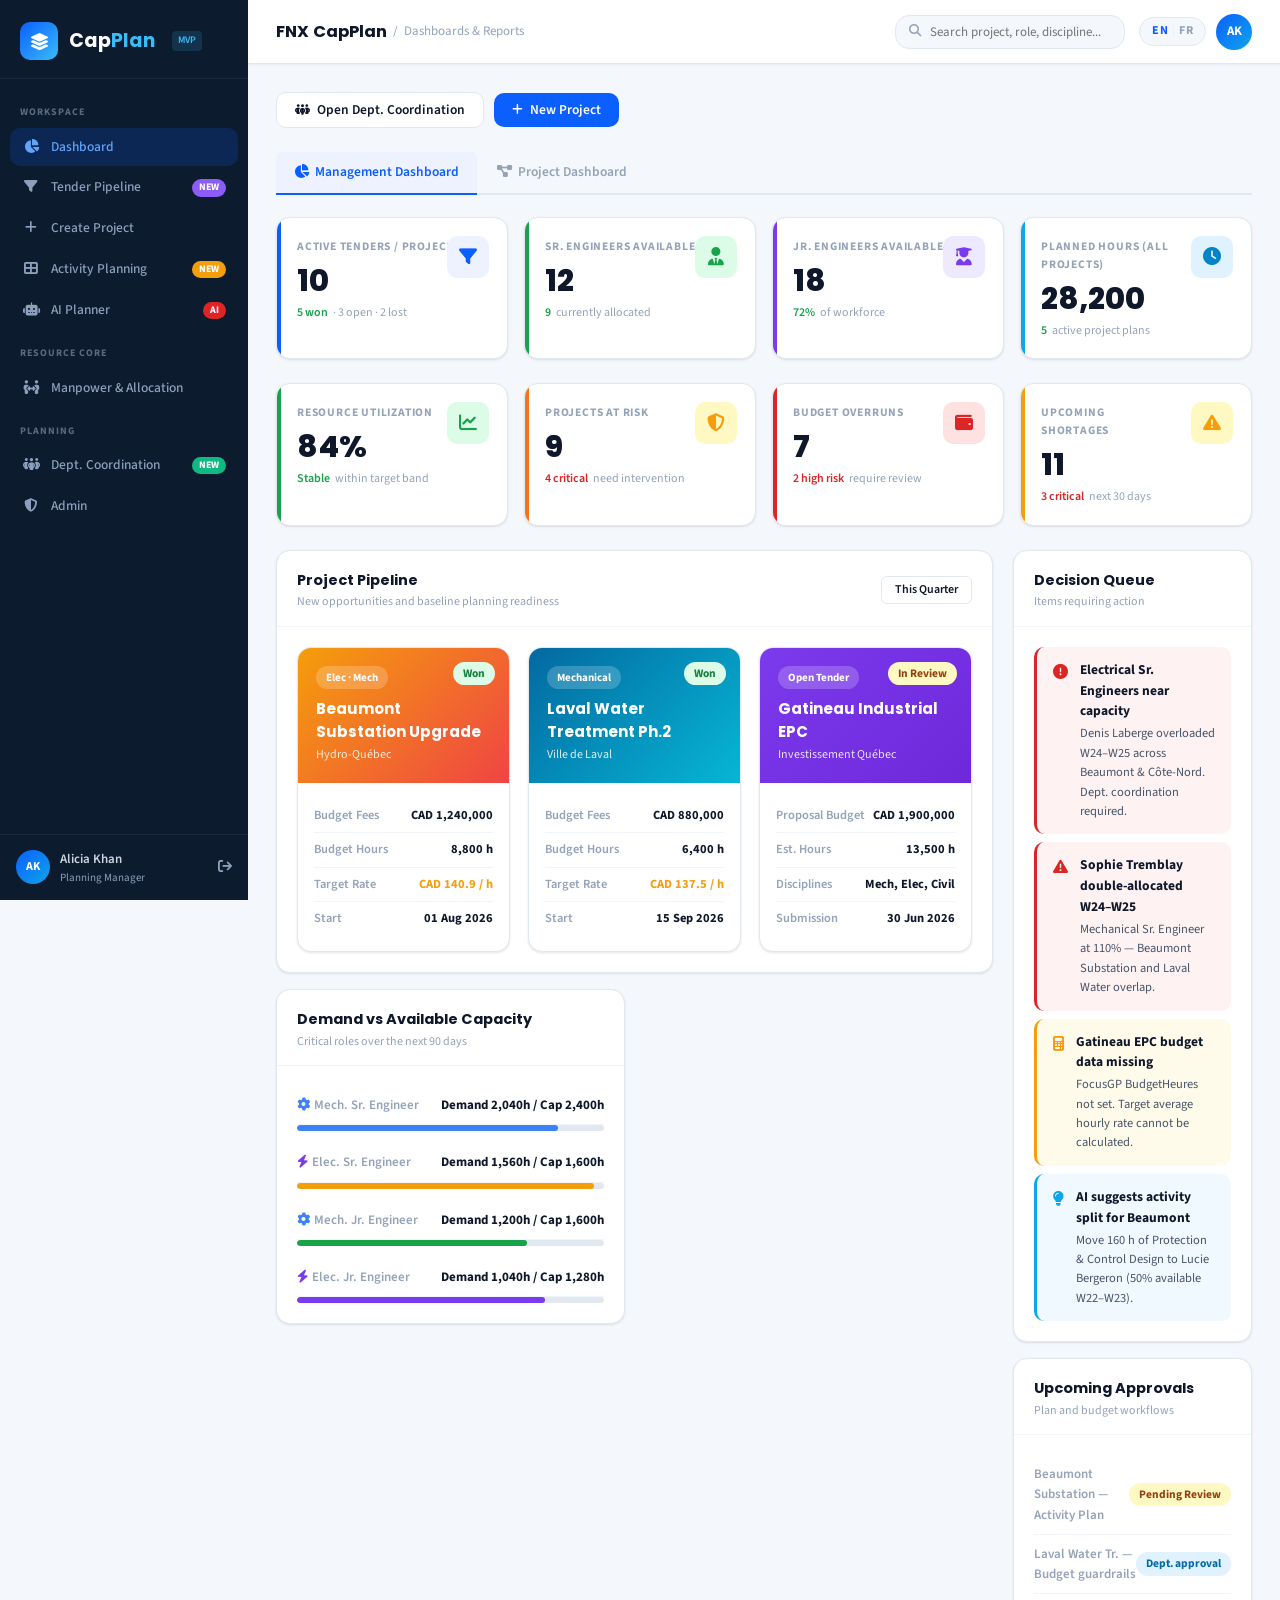
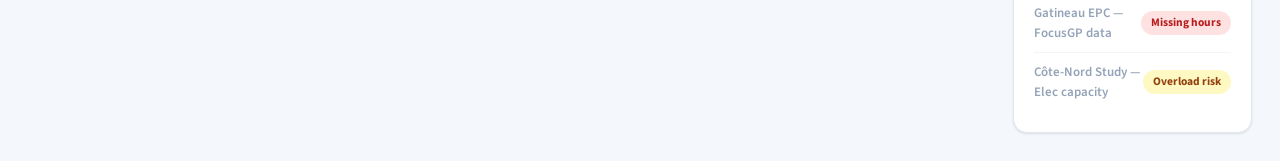
<file: app.html>
﻿<!doctype html>
<html lang="en">
  <head>
    <meta charset="UTF-8" />
    <meta name="viewport" content="width=device-width, initial-scale=1.0" />
    <title>CapPlan Workspace</title>
    <link rel="stylesheet" href="css/styles.css" />
    <link
      rel="stylesheet"
      href="https://cdnjs.cloudflare.com/ajax/libs/font-awesome/6.5.0/css/all.min.css"
    />
  </head>
  <body>
    <div class="app-layout">
      <aside class="sidebar">
        <div class="sidebar-logo">
          <div class="logo-icon"><i class="fa-solid fa-layer-group"></i></div>
          <div>
            <div class="logo-text">Cap<span>Plan</span></div>
          </div>
          <span class="version">MVP</span>
        </div>

        <nav class="sidebar-nav">
          <div class="nav-section-label" data-i18n="nav-section-workspace">
            Workspace
          </div>
          <div
            class="nav-item active"
            data-screen="dashboard"
            data-title="FNX CapPlan"
            data-subtitle="Dashboards &amp; Reports"
          >
            <span class="nav-icon"><i class="fa-solid fa-chart-pie"></i></span>
            <span class="nav-label" data-i18n="nav-dashboard">Dashboard</span>
          </div>
          <div
            class="nav-item"
            data-screen="tender-pipeline"
            data-title="Tender Pipeline"
            data-subtitle="Proposal funnel — open, won and lost tenders"
          >
            <span class="nav-icon"><i class="fa-solid fa-filter"></i></span>
            <span class="nav-label" data-i18n="nav-tender-pipeline"
              >Tender Pipeline</span
            >
            <span class="nav-badge" style="background: #8b5cf6">NEW</span>
          </div>
          <div
            class="nav-item"
            data-screen="create-project"
            data-title="Create New Project"
            data-subtitle="Capture scope, region, budget and constraints"
          >
            <span class="nav-icon"><i class="fa-solid fa-plus"></i></span>
            <span class="nav-label" data-i18n="nav-create-project"
              >Create Project</span
            >
          </div>
          <div
            class="nav-item"
            data-screen="activity-planning"
            data-title="Activity Planning"
            data-subtitle="Discipline × activity × role hour grid — replaces Excel"
          >
            <span class="nav-icon"
              ><i class="fa-solid fa-table-cells-large"></i
            ></span>
            <span class="nav-label" data-i18n="nav-activity-planning"
              >Activity Planning</span
            >
            <span class="nav-badge" style="background: #f59e0b">NEW</span>
          </div>
          <div
            class="nav-item"
            data-screen="ai-planner"
            data-title="AI Recommendation"
            data-subtitle="Explainable resource recommendation engine"
          >
            <span class="nav-icon"><i class="fa-solid fa-robot"></i></span>
            <span class="nav-label" data-i18n="nav-ai-planner">AI Planner</span>
            <span class="nav-badge">AI</span>
          </div>

          <div class="nav-section-label" data-i18n="nav-section-resource">
            Resource Core
          </div>
          <div
            class="nav-item"
            data-screen="allocation"
            data-title="Manpower & Allocation"
            data-subtitle="People, capacity, and conflict resolution in one view"
          >
            <span class="nav-icon"
              ><i class="fa-solid fa-people-arrows-left-right"></i
            ></span>
            <span class="nav-label" data-i18n="nav-allocation"
              >Manpower & Allocation</span
            >
          </div>

          <div class="nav-section-label" data-i18n="nav-section-planning">
            Planning
          </div>
          <div
            class="nav-item"
            data-screen="dept-coordination"
            data-title="Dept. Coordination"
            data-subtitle="Cross-department availability heatmap"
          >
            <span class="nav-icon"
              ><i class="fa-solid fa-people-group"></i
            ></span>
            <span class="nav-label" data-i18n="nav-dept-coordination"
              >Dept. Coordination</span
            >
            <span class="nav-badge" style="background: #10b981">NEW</span>
          </div>
          <div
            class="nav-item"
            data-screen="admin"
            data-title="Admin Settings"
            data-subtitle="Roles, permissions and workflow policy"
          >
            <span class="nav-icon"
              ><i class="fa-solid fa-shield-halved"></i
            ></span>
            <span class="nav-label" data-i18n="nav-admin">Admin</span>
          </div>
        </nav>

        <div class="sidebar-user">
          <div class="su-avatar">AK</div>
          <div>
            <div class="su-name">Alicia Khan</div>
            <div class="su-role">Planning Manager</div>
          </div>
          <a class="su-logout" href="index.html" title="Back to login"
            ><i class="fa-solid fa-arrow-right-from-bracket"></i
          ></a>
        </div>
      </aside>

      <main class="main-content">
        <header class="topbar">
          <div class="topbar-breadcrumb">
            <span class="page-title" id="page-title">FNX CapPlan</span>
            <span class="breadcrumb-sep" id="breadcrumb-sep">/</span>
            <span class="breadcrumb-sub" id="page-subtitle"
              >Dashboards &amp; Reports</span
            >
          </div>
          <div class="topbar-search">
            <i class="fa-solid fa-magnifying-glass"></i>
            <input
              type="text"
              placeholder="Search project, role, discipline..."
            />
          </div>
          <div
            class="region-pill"
            id="region-pill-trigger"
            style="display: none"
          >
            <div class="region-dropdown" id="region-dropdown">
              <div
                class="region-dropdown-item active"
                onclick="selectRegion(event, 'Alberta, Canada')"
              >
                <span>🇨🇦</span> Alberta, Canada
              </div>
              <div
                class="region-dropdown-item"
                onclick="selectRegion(event, 'Ontario, Canada')"
              >
                <span>🇨🇦</span> Ontario, Canada
              </div>
              <div class="region-dropdown-divider"></div>
              <div
                class="region-dropdown-item"
                onclick="selectRegion(event, 'Rome, Italy')"
              >
                <span>🇮🇹</span> Rome, Italy
              </div>
              <div
                class="region-dropdown-item"
                onclick="selectRegion(event, 'Milan, Italy')"
              >
                <span>🇮🇹</span> Milan, Italy
              </div>
              <div class="region-dropdown-divider"></div>
              <div
                class="region-dropdown-item"
                onclick="selectRegion(event, 'Mumbai, India')"
              >
                <span>🇮🇳</span> Mumbai, India
              </div>
              <div
                class="region-dropdown-item"
                onclick="selectRegion(event, 'Delhi, India')"
              >
                <span>🇮🇳</span> Delhi, India
              </div>
              <div
                class="region-dropdown-item"
                onclick="selectRegion(event, 'Bangalore, India')"
              >
                <span>🇮🇳</span> Bangalore, India
              </div>
              <div class="region-dropdown-divider"></div>
              <div
                class="region-dropdown-item"
                onclick="selectRegion(event, 'London, UK')"
              >
                <span>🇬🇧</span> London, UK
              </div>
              <div
                class="region-dropdown-item"
                onclick="selectRegion(event, 'Texas, USA')"
              >
                <span>🇺🇸</span> Texas, USA
              </div>
              <div
                class="region-dropdown-item"
                onclick="selectRegion(event, 'Sydney, Australia')"
              >
                <span>🇦🇺</span> Sydney, Australia
              </div>
              <div
                class="region-dropdown-item"
                onclick="selectRegion(event, 'Dubai, UAE')"
              >
                <span>🇦🇪</span> Dubai, UAE
              </div>
              <div
                class="region-dropdown-item"
                onclick="selectRegion(event, 'Singapore')"
              >
                <span>🇸🇬</span> Singapore
              </div>
            </div>
          </div>
          <div class="topbar-actions">
            <div
              class="lang-toggle"
              id="lang-toggle"
              onclick="toggleLanguage()"
            >
              <span class="lang-opt" id="lang-en" data-lang="en">EN</span>
              <span class="lang-divider">|</span>
              <span class="lang-opt" id="lang-fr" data-lang="fr">FR</span>
            </div>
            <div class="topbar-avatar">AK</div>
          </div>
        </header>

        <div class="page-content">
          <section class="screen active" id="dashboard">
            <div class="page-header" style="padding-bottom: 0">
              <div class="page-header-actions">
                <button class="btn btn-outline" data-goto="dept-coordination">
                  <i class="fa-solid fa-people-group"></i>
                  <span data-i18n="btn-open-calendar"
                    >Open Dept. Coordination</span
                  >
                </button>
                <button class="btn btn-primary" data-goto="create-project">
                  <i class="fa-solid fa-plus"></i>
                  <span data-i18n="btn-new-project">New Project</span>
                </button>
              </div>
            </div>

            <div data-tab-group="dash">
              <div class="tabs">
                <div class="tab active" data-tab="mgmt">
                  <i class="fa-solid fa-chart-pie" style="margin-right: 6px"></i
                  ><span data-i18n="tab-mgmt-dashboard"
                    >Management Dashboard</span
                  >
                </div>
                <div class="tab" data-tab="project">
                  <i
                    class="fa-solid fa-diagram-project"
                    style="margin-right: 6px"
                  ></i
                  ><span data-i18n="tab-proj-dashboard">Project Dashboard</span>
                </div>
              </div>

              <!-- ===== TAB: MANAGEMENT DASHBOARD ===== -->
              <div class="tab-panel active" id="dash-mgmt">
                <!-- Row 1: 4 KPIs -->
                <div
                  class="kpi-grid"
                  style="grid-template-columns: repeat(4, 1fr)"
                >
                  <div class="kpi-card">
                    <div
                      class="kpi-accent"
                      style="background: var(--primary)"
                    ></div>
                    <div class="kpi-label">Active Tenders / Projects</div>
                    <div class="kpi-value">10</div>
                    <div class="kpi-sub">
                      <span class="trend-up">5 won</span> · 3 open · 2 lost
                    </div>
                    <div class="kpi-icon blue">
                      <i class="fa-solid fa-filter"></i>
                    </div>
                  </div>
                  <div class="kpi-card">
                    <div
                      class="kpi-accent"
                      style="background: var(--success)"
                    ></div>
                    <div class="kpi-label">Sr. Engineers Available</div>
                    <div class="kpi-value">12</div>
                    <div class="kpi-sub">
                      <span class="trend-up">9</span> currently allocated
                    </div>
                    <div class="kpi-icon green">
                      <i class="fa-solid fa-user-tie"></i>
                    </div>
                  </div>
                  <div class="kpi-card">
                    <div
                      class="kpi-accent"
                      style="background: var(--purple)"
                    ></div>
                    <div class="kpi-label">Jr. Engineers Available</div>
                    <div class="kpi-value">18</div>
                    <div class="kpi-sub">
                      <span class="trend-up">72%</span> of workforce
                    </div>
                    <div class="kpi-icon" style="background: #ede9fe">
                      <i
                        class="fa-solid fa-user-graduate"
                        style="color: var(--purple)"
                      ></i>
                    </div>
                  </div>
                  <div class="kpi-card">
                    <div class="kpi-accent" style="background: #0ea5e9"></div>
                    <div class="kpi-label">Planned Hours (All Projects)</div>
                    <div class="kpi-value">28,200</div>
                    <div class="kpi-sub">
                      <span class="trend-up">5</span> active project plans
                    </div>
                    <div class="kpi-icon" style="background: #e0f2fe">
                      <i class="fa-solid fa-clock" style="color: #0284c7"></i>
                    </div>
                  </div>
                </div>
                <!-- Row 2: 4 KPIs -->
                <div
                  class="kpi-grid"
                  style="
                    grid-template-columns: repeat(4, 1fr);
                    margin-top: 14px;
                  "
                >
                  <div class="kpi-card">
                    <div
                      class="kpi-accent"
                      style="background: var(--success)"
                    ></div>
                    <div class="kpi-label" data-i18n="kpi-resource-util">
                      Resource Utilization
                    </div>
                    <div class="kpi-value">84%</div>
                    <div class="kpi-sub">
                      <span class="trend-up">Stable</span>
                      <span data-i18n="kpi-sub-target-band"
                        >within target band</span
                      >
                    </div>
                    <div class="kpi-icon green">
                      <i class="fa-solid fa-chart-line"></i>
                    </div>
                  </div>
                  <div class="kpi-card">
                    <div class="kpi-accent" style="background: #f97316"></div>
                    <div class="kpi-label" data-i18n="kpi-projects-risk">
                      Projects at Risk
                    </div>
                    <div class="kpi-value">9</div>
                    <div class="kpi-sub">
                      <span class="trend-down">4 critical</span>
                      <span data-i18n="kpi-sub-intervention"
                        >need intervention</span
                      >
                    </div>
                    <div class="kpi-icon orange">
                      <i class="fa-solid fa-shield-halved"></i>
                    </div>
                  </div>
                  <div class="kpi-card">
                    <div
                      class="kpi-accent"
                      style="background: var(--danger)"
                    ></div>
                    <div class="kpi-label" data-i18n="kpi-budget-overruns">
                      Budget Overruns
                    </div>
                    <div class="kpi-value">7</div>
                    <div class="kpi-sub">
                      <span class="trend-down">2 high risk</span>
                      <span data-i18n="kpi-sub-review">require review</span>
                    </div>
                    <div class="kpi-icon red">
                      <i class="fa-solid fa-wallet"></i>
                    </div>
                  </div>
                  <div class="kpi-card" style="padding-right: 76px">
                    <div
                      class="kpi-accent"
                      style="background: var(--warning)"
                    ></div>
                    <div class="kpi-label" data-i18n="kpi-upcoming-shortages">
                      Upcoming Shortages
                    </div>
                    <div class="kpi-value">11</div>
                    <div class="kpi-sub">
                      <span class="trend-down">3 critical</span>
                      <span data-i18n="kpi-sub-next30">next 30 days</span>
                    </div>
                    <div class="kpi-icon orange">
                      <i class="fa-solid fa-triangle-exclamation"></i>
                    </div>
                  </div>
                </div>

                <div class="grid-3-1">
                  <div class="flex flex-col gap-16">
                    <div class="card">
                      <div class="card-header">
                        <div>
                          <div
                            class="card-title"
                            data-i18n="card-project-pipeline"
                          >
                            Project Pipeline
                          </div>
                          <div
                            class="card-subtitle"
                            data-i18n="sub-project-pipeline"
                          >
                            New opportunities and baseline planning readiness
                          </div>
                        </div>
                        <button
                          class="btn btn-sm btn-outline"
                          data-i18n="btn-this-quarter"
                        >
                          This Quarter
                        </button>
                      </div>
                      <div class="card-body">
                        <div class="project-grid">
                          <div class="project-card" data-goto="tender-pipeline">
                            <div class="pc-header solar">
                              <span class="pc-type-badge">Elec · Mech</span>
                              <span class="pc-status badge badge-success"
                                >Won</span
                              >
                              <h3>Beaumont Substation Upgrade</h3>
                              <div class="pc-client">Hydro-Québec</div>
                            </div>
                            <div class="pc-body">
                              <div class="pc-meta-row">
                                <span class="label">Budget Fees</span
                                ><span class="value">CAD 1,240,000</span>
                              </div>
                              <div class="pc-meta-row">
                                <span class="label">Budget Hours</span
                                ><span class="value">8,800 h</span>
                              </div>
                              <div class="pc-meta-row">
                                <span class="label">Target Rate</span
                                ><span
                                  class="value"
                                  style="color: #f59e0b; font-weight: 700"
                                  >CAD 140.9 / h</span
                                >
                              </div>
                              <div class="pc-meta-row">
                                <span class="label">Start</span
                                ><span class="value">01 Aug 2026</span>
                              </div>
                            </div>
                          </div>

                          <div class="project-card" data-goto="tender-pipeline">
                            <div class="pc-header water">
                              <span class="pc-type-badge">Mechanical</span>
                              <span class="pc-status badge badge-success"
                                >Won</span
                              >
                              <h3>Laval Water Treatment Ph.2</h3>
                              <div class="pc-client">Ville de Laval</div>
                            </div>
                            <div class="pc-body">
                              <div class="pc-meta-row">
                                <span class="label">Budget Fees</span
                                ><span class="value">CAD 880,000</span>
                              </div>
                              <div class="pc-meta-row">
                                <span class="label">Budget Hours</span
                                ><span class="value">6,400 h</span>
                              </div>
                              <div class="pc-meta-row">
                                <span class="label">Target Rate</span
                                ><span
                                  class="value"
                                  style="color: #f59e0b; font-weight: 700"
                                  >CAD 137.5 / h</span
                                >
                              </div>
                              <div class="pc-meta-row">
                                <span class="label">Start</span
                                ><span class="value">15 Sep 2026</span>
                              </div>
                            </div>
                          </div>

                          <div class="project-card" data-goto="tender-pipeline">
                            <div class="pc-header maintenance">
                              <span class="pc-type-badge">Open Tender</span>
                              <span class="pc-status badge badge-warning"
                                >In Review</span
                              >
                              <h3>Gatineau Industrial EPC</h3>
                              <div class="pc-client">Investissement Québec</div>
                            </div>
                            <div class="pc-body">
                              <div class="pc-meta-row">
                                <span class="label">Proposal Budget</span
                                ><span class="value">CAD 1,900,000</span>
                              </div>
                              <div class="pc-meta-row">
                                <span class="label">Est. Hours</span
                                ><span class="value">13,500 h</span>
                              </div>
                              <div class="pc-meta-row">
                                <span class="label">Disciplines</span
                                ><span class="value">Mech, Elec, Civil</span>
                              </div>
                              <div class="pc-meta-row">
                                <span class="label">Submission</span
                                ><span class="value">30 Jun 2026</span>
                              </div>
                            </div>
                          </div>
                        </div>
                      </div>
                    </div>

                    <div class="grid-2">
                      <div class="card">
                        <div class="card-header">
                          <div>
                            <div
                              class="card-title"
                              data-i18n="card-demand-vs-capacity"
                            >
                              Demand vs Available Capacity
                            </div>
                            <div
                              class="card-subtitle"
                              data-i18n="sub-demand-vs-capacity"
                            >
                              Critical roles over the next 90 days
                            </div>
                          </div>
                        </div>
                        <div class="card-body">
                          <div class="stat-row">
                            <span class="s-label"
                              ><i
                                class="fa-solid fa-gear"
                                style="color: #3b82f6; margin-right: 4px"
                              ></i
                              >Mech. Sr. Engineer</span
                            ><span class="s-val"
                              >Demand 2,040h / Cap 2,400h</span
                            >
                          </div>
                          <div class="progress-bar">
                            <div
                              class="progress-fill"
                              style="width: 85%; background: #3b82f6"
                            ></div>
                          </div>
                          <div class="stat-row mt-12">
                            <span class="s-label"
                              ><i
                                class="fa-solid fa-bolt"
                                style="color: #7c3aed; margin-right: 4px"
                              ></i
                              >Elec. Sr. Engineer</span
                            ><span class="s-val"
                              >Demand 1,560h / Cap 1,600h</span
                            >
                          </div>
                          <div class="progress-bar">
                            <div
                              class="progress-fill orange"
                              style="width: 97%"
                            ></div>
                          </div>
                          <div class="stat-row mt-12">
                            <span class="s-label"
                              ><i
                                class="fa-solid fa-gear"
                                style="color: #3b82f6; margin-right: 4px"
                              ></i
                              >Mech. Jr. Engineer</span
                            ><span class="s-val"
                              >Demand 1,200h / Cap 1,600h</span
                            >
                          </div>
                          <div class="progress-bar">
                            <div
                              class="progress-fill green"
                              style="width: 75%"
                            ></div>
                          </div>
                          <div class="stat-row mt-12">
                            <span class="s-label"
                              ><i
                                class="fa-solid fa-bolt"
                                style="color: #7c3aed; margin-right: 4px"
                              ></i
                              >Elec. Jr. Engineer</span
                            ><span class="s-val"
                              >Demand 1,040h / Cap 1,280h</span
                            >
                          </div>
                          <div class="progress-bar">
                            <div
                              class="progress-fill"
                              style="width: 81%; background: #7c3aed"
                            ></div>
                          </div>
                        </div>
                      </div>
                    </div>
                  </div>

                  <div class="flex flex-col gap-16">
                    <div class="card">
                      <div class="card-header">
                        <div>
                          <div
                            class="card-title"
                            data-i18n="card-decision-queue"
                          >
                            Decision Queue
                          </div>
                          <div
                            class="card-subtitle"
                            data-i18n="sub-decision-queue"
                          >
                            Items requiring action
                          </div>
                        </div>
                      </div>
                      <div class="card-body alert-list">
                        <div class="alert alert-danger">
                          <div class="alert-icon">
                            <i class="fa-solid fa-circle-exclamation"></i>
                          </div>
                          <div class="alert-content">
                            <strong
                              >Electrical Sr. Engineers near capacity</strong
                            >
                            <p>
                              Denis Laberge overloaded W24–W25 across Beaumont
                              &amp; Côte-Nord. Dept. coordination required.
                            </p>
                          </div>
                        </div>
                        <div class="alert alert-danger">
                          <div class="alert-icon">
                            <i class="fa-solid fa-triangle-exclamation"></i>
                          </div>
                          <div class="alert-content">
                            <strong
                              >Sophie Tremblay double-allocated W24–W25</strong
                            >
                            <p>
                              Mechanical Sr. Engineer at 110% — Beaumont
                              Substation and Laval Water overlap.
                            </p>
                          </div>
                        </div>
                        <div class="alert alert-warning">
                          <div class="alert-icon">
                            <i class="fa-solid fa-calculator"></i>
                          </div>
                          <div class="alert-content">
                            <strong>Gatineau EPC budget data missing</strong>
                            <p>
                              FocusGP BudgetHeures not set. Target average
                              hourly rate cannot be calculated.
                            </p>
                          </div>
                        </div>
                        <div class="alert alert-info">
                          <div class="alert-icon">
                            <i class="fa-solid fa-lightbulb"></i>
                          </div>
                          <div class="alert-content">
                            <strong
                              >AI suggests activity split for Beaumont</strong
                            >
                            <p>
                              Move 160 h of Protection &amp; Control Design to
                              Lucie Bergeron (50% available W22–W23).
                            </p>
                          </div>
                        </div>
                      </div>
                    </div>

                    <div class="card">
                      <div class="card-header">
                        <div>
                          <div
                            class="card-title"
                            data-i18n="card-upcoming-approvals"
                          >
                            Upcoming Approvals
                          </div>
                          <div
                            class="card-subtitle"
                            data-i18n="sub-upcoming-approvals"
                          >
                            Plan and budget workflows
                          </div>
                        </div>
                      </div>
                      <div class="card-body">
                        <div class="stat-row">
                          <span class="s-label"
                            >Beaumont Substation — Activity Plan</span
                          ><span class="badge badge-warning"
                            >Pending Review</span
                          >
                        </div>
                        <div class="stat-row">
                          <span class="s-label"
                            >Laval Water Tr. — Budget guardrails</span
                          ><span class="badge badge-info">Dept. approval</span>
                        </div>
                        <div class="stat-row">
                          <span class="s-label"
                            >Gatineau EPC — FocusGP data</span
                          ><span class="badge badge-danger">Missing hours</span>
                        </div>
                        <div class="stat-row">
                          <span class="s-label"
                            >Côte-Nord Study — Elec capacity</span
                          ><span class="badge badge-warning"
                            >Overload risk</span
                          >
                        </div>
                      </div>
                    </div>
                  </div>
                </div>
              </div>
              <!-- end tab-panel mgmt -->

              <!-- ===== TAB: PROJECT DASHBOARD ===== -->
              <div class="tab-panel" id="dash-project">
                <div
                  style="
                    display: flex;
                    gap: 10px;
                    margin-bottom: 16px;
                    align-items: center;
                    flex-wrap: wrap;
                  "
                >
                  <span
                    style="
                      font-size: 13px;
                      font-weight: 600;
                      color: var(--text-secondary);
                    "
                    >Project:</span
                  >
                  <select
                    class="form-control"
                    style="width: 240px; font-size: 13px"
                  >
                    <option selected>
                      North Ridge 5MW — Aurora Renewables
                    </option>
                    <option>Telangana East Loop — Urban Water Board</option>
                    <option>Wind Service Pack — Kestrel Energy</option>
                    <option>Solar Grid TX — Solaris Corp</option>
                  </select>
                  <span class="badge badge-warning" style="margin-left: 4px"
                    >AI Pending</span
                  >
                  <button
                    class="btn btn-outline"
                    style="font-size: 12px; margin-left: auto"
                    data-goto="ai-planner"
                  >
                    <i class="fa-solid fa-robot"></i> Run AI Plan
                  </button>
                  <button
                    class="btn btn-primary"
                    style="font-size: 12px"
                    data-goto="allocation"
                  >
                    <i class="fa-solid fa-people-arrows-left-right"></i> Open
                    Allocation
                  </button>
                </div>

                <!-- Project KPIs -->
                <div
                  class="kpi-grid"
                  style="
                    grid-template-columns: repeat(4, 1fr);
                    margin-bottom: 16px;
                  "
                >
                  <div class="kpi-card">
                    <div
                      class="kpi-accent"
                      style="background: var(--primary)"
                    ></div>
                    <div class="kpi-label" data-i18n="kpi-proj-budget">
                      Project Budget
                    </div>
                    <div class="kpi-value">CAD 4.2M</div>
                    <div class="kpi-sub">
                      <span class="trend-up">Approved</span>
                      <span data-i18n="kpi-sub-approved-baseline"
                        >baseline</span
                      >
                    </div>
                    <div class="kpi-icon blue">
                      <i class="fa-solid fa-coins"></i>
                    </div>
                  </div>
                  <div class="kpi-card">
                    <div
                      class="kpi-accent"
                      style="background: var(--warning)"
                    ></div>
                    <div class="kpi-label" data-i18n="kpi-est-resource-cost">
                      Est. Resource Cost
                    </div>
                    <div class="kpi-value">CAD 1.48M</div>
                    <div class="kpi-sub">
                      <span class="trend-down">35%</span>
                      <span data-i18n="kpi-sub-of-budget-used"
                        >of budget used</span
                      >
                    </div>
                    <div class="kpi-icon orange">
                      <i class="fa-solid fa-chart-bar"></i>
                    </div>
                  </div>
                  <div class="kpi-card">
                    <div
                      class="kpi-accent"
                      style="background: var(--success)"
                    ></div>
                    <div class="kpi-label" data-i18n="kpi-timeline-progress">
                      Timeline Progress
                    </div>
                    <div class="kpi-value">0%</div>
                    <div class="kpi-sub">
                      Start: <span class="trend-up">Jul 1, 2026</span>
                    </div>
                    <div class="kpi-icon green">
                      <i class="fa-solid fa-calendar-check"></i>
                    </div>
                  </div>
                  <div class="kpi-card">
                    <div
                      class="kpi-accent"
                      style="background: var(--danger)"
                    ></div>
                    <div class="kpi-label" data-i18n="kpi-active-risks">
                      Active Risks
                    </div>
                    <div class="kpi-value">6</div>
                    <div class="kpi-sub">
                      <span class="trend-down">3 critical</span>
                      <span data-i18n="kpi-sub-unresolved">unresolved</span>
                    </div>
                    <div class="kpi-icon red">
                      <i class="fa-solid fa-shield-halved"></i>
                    </div>
                  </div>
                </div>

                <div class="grid-3-1">
                  <div class="flex flex-col gap-16">
                    <!-- Budget vs Estimated Cost -->
                    <div class="card">
                      <div class="card-header">
                        <div>
                          <div
                            class="card-title"
                            data-i18n="card-budget-vs-est"
                          >
                            Budget vs Estimated Cost
                          </div>
                          <div class="card-subtitle">
                            Breakdown by cost category
                          </div>
                        </div>
                      </div>
                      <div class="card-body">
                        <div class="table-wrapper" style="margin: 0">
                          <table>
                            <thead>
                              <tr>
                                <th>Category</th>
                                <th>Budgeted</th>
                                <th>Estimated</th>
                                <th>Variance</th>
                                <th>Status</th>
                              </tr>
                            </thead>
                            <tbody>
                              <tr>
                                <td>Manpower</td>
                                <td>CAD 1.20M</td>
                                <td>CAD 1.10M</td>
                                <td
                                  style="
                                    color: var(--success);
                                    font-weight: 700;
                                  "
                                >
                                  −CAD 0.10M
                                </td>
                                <td>
                                  <span class="badge badge-success">Under</span>
                                </td>
                              </tr>
                              <tr>
                                <td>Vehicles</td>
                                <td>CAD 0.30M</td>
                                <td>CAD 0.22M</td>
                                <td
                                  style="
                                    color: var(--success);
                                    font-weight: 700;
                                  "
                                >
                                  −CAD 0.08M
                                </td>
                                <td>
                                  <span class="badge badge-success">Under</span>
                                </td>
                              </tr>
                              <tr>
                                <td>Equipment</td>
                                <td>CAD 0.40M</td>
                                <td>CAD 0.16M</td>
                                <td
                                  style="
                                    color: var(--success);
                                    font-weight: 700;
                                  "
                                >
                                  −CAD 0.24M
                                </td>
                                <td>
                                  <span class="badge badge-success">Under</span>
                                </td>
                              </tr>
                              <tr style="background: #fffbeb">
                                <td>Subcontract</td>
                                <td>CAD 0.20M</td>
                                <td>CAD 0.28M</td>
                                <td
                                  style="
                                    color: var(--warning);
                                    font-weight: 700;
                                  "
                                >
                                  +CAD 0.08M
                                </td>
                                <td>
                                  <span class="badge badge-warning">Over</span>
                                </td>
                              </tr>
                              <tr>
                                <td><strong>Total</strong></td>
                                <td><strong>CAD 2.10M</strong></td>
                                <td><strong>CAD 1.76M</strong></td>
                                <td
                                  style="
                                    color: var(--success);
                                    font-weight: 700;
                                  "
                                >
                                  <strong>−CAD 0.34M</strong>
                                </td>
                                <td>
                                  <span class="badge badge-success"
                                    >On Track</span
                                  >
                                </td>
                              </tr>
                            </tbody>
                          </table>
                        </div>
                      </div>
                    </div>

                    <!-- Phase-wise Manpower -->
                    <div class="card">
                      <div class="card-header">
                        <div>
                          <div
                            class="card-title"
                            data-i18n="card-phase-manpower"
                          >
                            Phase-wise Manpower Plan
                          </div>
                          <div class="card-subtitle">
                            Headcount required per project phase
                          </div>
                        </div>
                      </div>
                      <div class="card-body">
                        <div class="table-wrapper" style="margin: 0">
                          <table>
                            <thead>
                              <tr>
                                <th>Phase</th>
                                <th>Duration</th>
                                <th>Headcount</th>
                                <th>Key Roles</th>
                                <th>Status</th>
                              </tr>
                            </thead>
                            <tbody>
                              <tr>
                                <td><strong>Foundation</strong></td>
                                <td>Jul 2026</td>
                                <td>8</td>
                                <td>
                                  Engineers ×2, Technicians ×4, Safety ×1, SV ×1
                                </td>
                                <td>
                                  <span class="badge badge-warning"
                                    >Skill Gap</span
                                  >
                                </td>
                              </tr>
                              <tr>
                                <td><strong>Structure</strong></td>
                                <td>Aug–Sep 2026</td>
                                <td>14</td>
                                <td>
                                  Engineers ×2, Supervisor ×4, Technicians ×6,
                                  Crane ×2
                                </td>
                                <td>
                                  <span class="badge badge-warning"
                                    >Partial</span
                                  >
                                </td>
                              </tr>
                              <tr>
                                <td><strong>Electrical</strong></td>
                                <td>Sep–Nov 2026</td>
                                <td>12</td>
                                <td>
                                  Electrical Eng ×3, Technicians ×7, QA ×2
                                </td>
                                <td>
                                  <span class="badge badge-success">Ready</span>
                                </td>
                              </tr>
                              <tr>
                                <td><strong>Commissioning</strong></td>
                                <td>Oct–Dec 2026</td>
                                <td>10</td>
                                <td>
                                  Commissioning Eng ×2, Technicians ×6, Safety
                                  ×2
                                </td>
                                <td>
                                  <span class="badge badge-success">Ready</span>
                                </td>
                              </tr>
                            </tbody>
                          </table>
                        </div>
                      </div>
                    </div>
                  </div>

                  <div class="flex flex-col gap-16">
                    <!-- AI Recommendation Summary -->
                    <div class="card">
                      <div class="card-header">
                        <div>
                          <div
                            class="card-title"
                            data-i18n="card-ai-rec-summary"
                          >
                            AI Recommendation Summary
                          </div>
                          <div class="card-subtitle">Confidence: 82%</div>
                        </div>
                        <button
                          class="btn btn-sm btn-outline"
                          data-goto="ai-planner"
                        >
                          View Full
                        </button>
                      </div>
                      <div class="card-body">
                        <div
                          style="
                            display: flex;
                            flex-direction: column;
                            gap: 10px;
                            font-size: 13px;
                          "
                        >
                          <div
                            style="
                              display: flex;
                              gap: 8px;
                              align-items: flex-start;
                            "
                          >
                            <i
                              class="fa-solid fa-circle-check"
                              style="
                                color: var(--success);
                                margin-top: 2px;
                                flex-shrink: 0;
                              "
                            ></i
                            ><span
                              >Balanced scenario: 18 resources, 6 months, CAD
                              1.76M estimated</span
                            >
                          </div>
                          <div
                            style="
                              display: flex;
                              gap: 8px;
                              align-items: flex-start;
                            "
                          >
                            <i
                              class="fa-solid fa-triangle-exclamation"
                              style="
                                color: var(--warning);
                                margin-top: 2px;
                                flex-shrink: 0;
                              "
                            ></i
                            ><span
                              >Add 1 OSHA-certified Safety Officer before
                              Foundation phase starts</span
                            >
                          </div>
                          <div
                            style="
                              display: flex;
                              gap: 8px;
                              align-items: flex-start;
                            "
                          >
                            <i
                              class="fa-solid fa-triangle-exclamation"
                              style="
                                color: var(--warning);
                                margin-top: 2px;
                                flex-shrink: 0;
                              "
                            ></i
                            ><span
                              >Resolve supervisor overallocation in Aug (Pierre
                              Laval)</span
                            >
                          </div>
                          <div
                            style="
                              display: flex;
                              gap: 8px;
                              align-items: flex-start;
                            "
                          >
                            <i
                              class="fa-solid fa-lightbulb"
                              style="
                                color: var(--primary);
                                margin-top: 2px;
                                flex-shrink: 0;
                              "
                            ></i
                            ><span
                              >Consider renting crane for Aug 10–18 to avoid
                              CR-009 conflict</span
                            >
                          </div>
                          <div
                            style="
                              display: flex;
                              gap: 8px;
                              align-items: flex-start;
                            "
                          >
                            <i
                              class="fa-solid fa-lightbulb"
                              style="
                                color: var(--primary);
                                margin-top: 2px;
                                flex-shrink: 0;
                              "
                            ></i
                            ><span
                              >Timeline extension to Jan 31 improves completion
                              probability from 68% → 91%</span
                            >
                          </div>
                        </div>
                      </div>
                    </div>

                    <!-- Risks & Alerts -->
                    <div class="card">
                      <div class="card-header">
                        <div>
                          <div class="card-title" data-i18n="card-risks-alerts">
                            Risks &amp; Alerts
                          </div>
                          <div class="card-subtitle" data-i18n="issues-open">
                            6 open issues
                          </div>
                        </div>
                      </div>
                      <div class="card-body alert-list">
                        <div class="alert alert-danger">
                          <div class="alert-icon">
                            <i class="fa-solid fa-user-slash"></i>
                          </div>
                          <div class="alert-content">
                            <strong>Supervisor double-booked</strong>
                            <p>
                              Pierre Laval assigned to 2 projects Jul–Oct (110%
                              utilization).
                            </p>
                          </div>
                        </div>
                        <div class="alert alert-danger">
                          <div class="alert-icon">
                            <i class="fa-solid fa-truck"></i>
                          </div>
                          <div class="alert-content">
                            <strong>Crane unavailable Aug 10–18</strong>
                            <p>
                              CR-009 committed to Wind Service Pack during
                              overlap window.
                            </p>
                          </div>
                        </div>
                        <div class="alert alert-warning">
                          <div class="alert-icon">
                            <i class="fa-solid fa-graduation-cap"></i>
                          </div>
                          <div class="alert-content">
                            <strong>OSHA cert gap</strong>
                            <p>
                              No Safety Officer with OSHA certification
                              available in Alberta.
                            </p>
                          </div>
                        </div>
                        <div class="alert alert-warning">
                          <div class="alert-icon">
                            <i class="fa-solid fa-calendar-xmark"></i>
                          </div>
                          <div class="alert-content">
                            <strong>Timeline at risk</strong>
                            <p>
                              68% on-time probability. Foundation phase most
                              exposed.
                            </p>
                          </div>
                        </div>
                      </div>
                    </div>
                  </div>
                </div>
              </div>
              <!-- end tab-panel project -->
            </div>
            <!-- end data-tab-group="dash" -->
          </section>

          <!-- ===== SCREEN: TENDER PIPELINE ===== -->
          <section class="screen" id="tender-pipeline">
            <div class="page-header">
              <div class="page-header-left">
                <h1>Tender Pipeline</h1>
                <p>
                  Track active proposals from bid to award. Distinguish
                  committed delivery demand from tentative tender demand.
                </p>
              </div>
              <div class="page-header-actions">
                <button class="btn btn-outline" data-goto="activity-planning">
                  <i class="fa-solid fa-table-cells-large"></i> Plan Activities
                </button>
                <button
                  class="btn btn-primary"
                  onclick="openModal('modal-new-tender')"
                >
                  <i class="fa-solid fa-plus"></i> New Tender
                </button>
              </div>
            </div>

            <!-- Funnel KPIs -->
            <div
              class="kpi-grid"
              style="grid-template-columns: repeat(5, 1fr); margin-bottom: 20px"
            >
              <div class="kpi-card">
                <div class="kpi-accent" style="background: #6366f1"></div>
                <div class="kpi-label">Total Tenders</div>
                <div class="kpi-value">10</div>
                <div class="kpi-sub">
                  <span class="trend-up">Active pipeline</span>
                </div>
                <div class="kpi-icon" style="background: #eef2ff">
                  <i class="fa-solid fa-filter" style="color: #6366f1"></i>
                </div>
              </div>
              <div class="kpi-card">
                <div class="kpi-accent" style="background: #3b82f6"></div>
                <div class="kpi-label">Open / In Review</div>
                <div class="kpi-value">3</div>
                <div class="kpi-sub">
                  <span style="color: #3b82f6">Tentative demand</span>
                </div>
                <div class="kpi-icon" style="background: #eff6ff">
                  <i
                    class="fa-solid fa-hourglass-half"
                    style="color: #3b82f6"
                  ></i>
                </div>
              </div>
              <div class="kpi-card">
                <div class="kpi-accent" style="background: #10b981"></div>
                <div class="kpi-label">Won / Awarded</div>
                <div class="kpi-value">5</div>
                <div class="kpi-sub">
                  <span class="trend-up">Committed demand</span>
                </div>
                <div class="kpi-icon green">
                  <i class="fa-solid fa-trophy"></i>
                </div>
              </div>
              <div class="kpi-card">
                <div class="kpi-accent" style="background: #ef4444"></div>
                <div class="kpi-label">Lost / Declined</div>
                <div class="kpi-value">2</div>
                <div class="kpi-sub">
                  <span class="trend-down">Released capacity</span>
                </div>
                <div class="kpi-icon red">
                  <i class="fa-solid fa-xmark"></i>
                </div>
              </div>
              <div class="kpi-card">
                <div class="kpi-accent" style="background: #f59e0b"></div>
                <div class="kpi-label">Win Rate</div>
                <div class="kpi-value">50%</div>
                <div class="kpi-sub">
                  <span class="trend-up">5 of 10 tenders</span>
                </div>
                <div class="kpi-icon orange">
                  <i class="fa-solid fa-percent"></i>
                </div>
              </div>
            </div>

            <!-- Filter chips -->
            <div
              style="
                display: flex;
                gap: 8px;
                margin-bottom: 16px;
                flex-wrap: wrap;
              "
            >
              <div class="chip active-chip">All Tenders</div>
              <div class="chip">Open</div>
              <div class="chip">Won</div>
              <div class="chip">Lost</div>
              <div class="chip">Mechanical</div>
              <div class="chip">Electrical</div>
              <div style="margin-left: auto">
                <div
                  class="search-bar"
                  style="
                    background: var(--card-bg);
                    border: 1px solid var(--border);
                    border-radius: 8px;
                    padding: 6px 12px;
                    display: flex;
                    gap: 8px;
                    align-items: center;
                  "
                >
                  <i
                    class="fa-solid fa-magnifying-glass"
                    style="color: var(--text-muted)"
                  ></i>
                  <input
                    style="
                      border: none;
                      background: transparent;
                      font-size: 13px;
                      outline: none;
                      width: 200px;
                    "
                    placeholder="Search tender name or client…"
                  />
                </div>
              </div>
            </div>

            <!-- Tender Cards -->
            <div class="tender-grid">
              <!-- Won tenders -->
              <div class="tender-card tender-won">
                <div class="tender-card-header">
                  <div class="tender-status-badge won">
                    <i class="fa-solid fa-trophy"></i> Won
                  </div>
                  <div class="tender-discipline-pills">
                    <span class="disc-pill mech">Mechanical</span>
                    <span class="disc-pill elec">Electrical</span>
                  </div>
                </div>
                <h3 class="tender-name">Beaumont Substation Upgrade</h3>
                <div class="tender-client">
                  <i class="fa-solid fa-building"></i> Hydro-Québec
                </div>
                <div class="tender-meta-grid">
                  <div class="tm-row">
                    <span class="tm-label">Budget Fees</span
                    ><span class="tm-value">CAD 1,240,000</span>
                  </div>
                  <div class="tm-row">
                    <span class="tm-label">Budget Hours</span
                    ><span class="tm-value">8,800 h</span>
                  </div>
                  <div class="tm-row tm-highlight">
                    <span class="tm-label">Target Avg Rate</span
                    ><span class="tm-value rate-value">CAD 140.9 / h</span>
                  </div>
                  <div class="tm-row">
                    <span class="tm-label">Start Date</span
                    ><span class="tm-value">01 Aug 2026</span>
                  </div>
                  <div class="tm-row">
                    <span class="tm-label">End Date</span
                    ><span class="tm-value">31 Mar 2027</span>
                  </div>
                  <div class="tm-row">
                    <span class="tm-label">Proposal Lead</span
                    ><span class="tm-value">J. Tremblay</span>
                  </div>
                </div>
                <div class="tender-actions">
                  <button
                    class="btn btn-sm btn-primary"
                    data-goto="activity-planning"
                  >
                    <i class="fa-solid fa-table-cells-large"></i> Plan
                    Activities
                  </button>
                  <button class="btn btn-sm btn-outline">
                    <i class="fa-solid fa-eye"></i> View
                  </button>
                </div>
              </div>

              <div class="tender-card tender-won">
                <div class="tender-card-header">
                  <div class="tender-status-badge won">
                    <i class="fa-solid fa-trophy"></i> Won
                  </div>
                  <div class="tender-discipline-pills">
                    <span class="disc-pill mech">Mechanical</span>
                  </div>
                </div>
                <h3 class="tender-name">Laval Water Treatment Phase 2</h3>
                <div class="tender-client">
                  <i class="fa-solid fa-building"></i> Ville de Laval
                </div>
                <div class="tender-meta-grid">
                  <div class="tm-row">
                    <span class="tm-label">Budget Fees</span
                    ><span class="tm-value">CAD 880,000</span>
                  </div>
                  <div class="tm-row">
                    <span class="tm-label">Budget Hours</span
                    ><span class="tm-value">6,400 h</span>
                  </div>
                  <div class="tm-row tm-highlight">
                    <span class="tm-label">Target Avg Rate</span
                    ><span class="tm-value rate-value">CAD 137.5 / h</span>
                  </div>
                  <div class="tm-row">
                    <span class="tm-label">Start Date</span
                    ><span class="tm-value">15 Sep 2026</span>
                  </div>
                  <div class="tm-row">
                    <span class="tm-label">End Date</span
                    ><span class="tm-value">30 Jun 2027</span>
                  </div>
                  <div class="tm-row">
                    <span class="tm-label">Proposal Lead</span
                    ><span class="tm-value">M. Côté</span>
                  </div>
                </div>
                <div class="tender-actions">
                  <button
                    class="btn btn-sm btn-primary"
                    data-goto="activity-planning"
                  >
                    <i class="fa-solid fa-table-cells-large"></i> Plan
                    Activities
                  </button>
                  <button class="btn btn-sm btn-outline">
                    <i class="fa-solid fa-eye"></i> View
                  </button>
                </div>
              </div>

              <div class="tender-card tender-won">
                <div class="tender-card-header">
                  <div class="tender-status-badge won">
                    <i class="fa-solid fa-trophy"></i> Won
                  </div>
                  <div class="tender-discipline-pills">
                    <span class="disc-pill elec">Electrical</span>
                  </div>
                </div>
                <h3 class="tender-name">Côte-Nord Transmission Line Study</h3>
                <div class="tender-client">
                  <i class="fa-solid fa-building"></i> TransÉnergie
                </div>
                <div class="tender-meta-grid">
                  <div class="tm-row">
                    <span class="tm-label">Budget Fees</span
                    ><span class="tm-value">CAD 620,000</span>
                  </div>
                  <div class="tm-row">
                    <span class="tm-label">Budget Hours</span
                    ><span class="tm-value">4,200 h</span>
                  </div>
                  <div class="tm-row tm-highlight">
                    <span class="tm-label">Target Avg Rate</span
                    ><span class="tm-value rate-value">CAD 147.6 / h</span>
                  </div>
                  <div class="tm-row">
                    <span class="tm-label">Start Date</span
                    ><span class="tm-value">01 Oct 2026</span>
                  </div>
                  <div class="tm-row">
                    <span class="tm-label">End Date</span
                    ><span class="tm-value">31 Dec 2026</span>
                  </div>
                  <div class="tm-row">
                    <span class="tm-label">Proposal Lead</span
                    ><span class="tm-value">S. Girard</span>
                  </div>
                </div>
                <div class="tender-actions">
                  <button
                    class="btn btn-sm btn-primary"
                    data-goto="activity-planning"
                  >
                    <i class="fa-solid fa-table-cells-large"></i> Plan
                    Activities
                  </button>
                  <button class="btn btn-sm btn-outline">
                    <i class="fa-solid fa-eye"></i> View
                  </button>
                </div>
              </div>

              <div class="tender-card tender-won">
                <div class="tender-card-header">
                  <div class="tender-status-badge won">
                    <i class="fa-solid fa-trophy"></i> Won
                  </div>
                  <div class="tender-discipline-pills">
                    <span class="disc-pill mech">Mechanical</span>
                    <span class="disc-pill elec">Electrical</span>
                  </div>
                </div>
                <h3 class="tender-name">Montréal-Nord HVAC Retrofit</h3>
                <div class="tender-client">
                  <i class="fa-solid fa-building"></i> STM
                </div>
                <div class="tender-meta-grid">
                  <div class="tm-row">
                    <span class="tm-label">Budget Fees</span
                    ><span class="tm-value">CAD 740,000</span>
                  </div>
                  <div class="tm-row">
                    <span class="tm-label">Budget Hours</span
                    ><span class="tm-value">5,200 h</span>
                  </div>
                  <div class="tm-row tm-highlight">
                    <span class="tm-label">Target Avg Rate</span
                    ><span class="tm-value rate-value">CAD 142.3 / h</span>
                  </div>
                  <div class="tm-row">
                    <span class="tm-label">Start Date</span
                    ><span class="tm-value">01 Nov 2026</span>
                  </div>
                  <div class="tm-row">
                    <span class="tm-label">End Date</span
                    ><span class="tm-value">30 Apr 2027</span>
                  </div>
                  <div class="tm-row">
                    <span class="tm-label">Proposal Lead</span
                    ><span class="tm-value">A. Lebrun</span>
                  </div>
                </div>
                <div class="tender-actions">
                  <button
                    class="btn btn-sm btn-primary"
                    data-goto="activity-planning"
                  >
                    <i class="fa-solid fa-table-cells-large"></i> Plan
                    Activities
                  </button>
                  <button class="btn btn-sm btn-outline">
                    <i class="fa-solid fa-eye"></i> View
                  </button>
                </div>
              </div>

              <div class="tender-card tender-won">
                <div class="tender-card-header">
                  <div class="tender-status-badge won">
                    <i class="fa-solid fa-trophy"></i> Won
                  </div>
                  <div class="tender-discipline-pills">
                    <span class="disc-pill mech">Mechanical</span>
                  </div>
                </div>
                <h3 class="tender-name">Jonquière Pipeline Integrity</h3>
                <div class="tender-client">
                  <i class="fa-solid fa-building"></i> Gaz Métro
                </div>
                <div class="tender-meta-grid">
                  <div class="tm-row">
                    <span class="tm-label">Budget Fees</span
                    ><span class="tm-value">CAD 480,000</span>
                  </div>
                  <div class="tm-row">
                    <span class="tm-label">Budget Hours</span
                    ><span class="tm-value">3,600 h</span>
                  </div>
                  <div class="tm-row tm-highlight">
                    <span class="tm-label">Target Avg Rate</span
                    ><span class="tm-value rate-value">CAD 133.3 / h</span>
                  </div>
                  <div class="tm-row">
                    <span class="tm-label">Start Date</span
                    ><span class="tm-value">15 Jul 2026</span>
                  </div>
                  <div class="tm-row">
                    <span class="tm-label">End Date</span
                    ><span class="tm-value">15 Jan 2027</span>
                  </div>
                  <div class="tm-row">
                    <span class="tm-label">Proposal Lead</span
                    ><span class="tm-value">P. Lavoie</span>
                  </div>
                </div>
                <div class="tender-actions">
                  <button
                    class="btn btn-sm btn-primary"
                    data-goto="activity-planning"
                  >
                    <i class="fa-solid fa-table-cells-large"></i> Plan
                    Activities
                  </button>
                  <button class="btn btn-sm btn-outline">
                    <i class="fa-solid fa-eye"></i> View
                  </button>
                </div>
              </div>

              <!-- Open tenders -->
              <div class="tender-card tender-open">
                <div class="tender-card-header">
                  <div class="tender-status-badge open">
                    <i class="fa-solid fa-hourglass-half"></i> Open
                  </div>
                  <div class="tender-discipline-pills">
                    <span class="disc-pill elec">Electrical</span>
                  </div>
                </div>
                <h3 class="tender-name">Sherbrooke Smart Grid Pilot</h3>
                <div class="tender-client">
                  <i class="fa-solid fa-building"></i> Hydro-Sherbrooke
                </div>
                <div class="tender-meta-grid">
                  <div class="tm-row">
                    <span class="tm-label">Proposal Budget</span
                    ><span class="tm-value">CAD 560,000</span>
                  </div>
                  <div class="tm-row">
                    <span class="tm-label">Est. Hours</span
                    ><span class="tm-value">4,000 h</span>
                  </div>
                  <div class="tm-row tm-highlight tender-open-rate">
                    <span class="tm-label">Target Avg Rate</span
                    ><span class="tm-value rate-value">CAD 140.0 / h</span>
                  </div>
                  <div class="tm-row">
                    <span class="tm-label">Submission</span
                    ><span class="tm-value">15 Jun 2026</span>
                  </div>
                  <div class="tm-row">
                    <span class="tm-label">Disciplines</span
                    ><span class="tm-value">Electrical, Civil</span>
                  </div>
                  <div class="tm-row">
                    <span class="tm-label">Proposal Lead</span
                    ><span class="tm-value">F. Beaumont</span>
                  </div>
                </div>
                <div class="tender-actions">
                  <button
                    class="btn btn-sm btn-outline"
                    style="color: #3b82f6; border-color: #3b82f6"
                  >
                    <i class="fa-solid fa-pencil"></i> Edit Plan
                  </button>
                  <button class="btn btn-sm btn-outline">
                    <i class="fa-solid fa-eye"></i> View
                  </button>
                </div>
              </div>

              <div class="tender-card tender-open">
                <div class="tender-card-header">
                  <div class="tender-status-badge open">
                    <i class="fa-solid fa-hourglass-half"></i> Open
                  </div>
                  <div class="tender-discipline-pills">
                    <span class="disc-pill mech">Mechanical</span>
                    <span class="disc-pill elec">Electrical</span>
                  </div>
                </div>
                <h3 class="tender-name">Gatineau Industrial Zone EPC</h3>
                <div class="tender-client">
                  <i class="fa-solid fa-building"></i> Investissement Québec
                </div>
                <div class="tender-meta-grid">
                  <div class="tm-row">
                    <span class="tm-label">Proposal Budget</span
                    ><span class="tm-value">CAD 1,900,000</span>
                  </div>
                  <div class="tm-row">
                    <span class="tm-label">Est. Hours</span
                    ><span class="tm-value">13,500 h</span>
                  </div>
                  <div class="tm-row tm-highlight tender-open-rate">
                    <span class="tm-label">Target Avg Rate</span
                    ><span class="tm-value rate-value">CAD 140.7 / h</span>
                  </div>
                  <div class="tm-row">
                    <span class="tm-label">Submission</span
                    ><span class="tm-value">30 Jun 2026</span>
                  </div>
                  <div class="tm-row">
                    <span class="tm-label">Disciplines</span
                    ><span class="tm-value">Mech, Elec, Structural</span>
                  </div>
                  <div class="tm-row">
                    <span class="tm-label">Proposal Lead</span
                    ><span class="tm-value">C. Nadeau</span>
                  </div>
                </div>
                <div class="tender-actions">
                  <button
                    class="btn btn-sm btn-outline"
                    style="color: #3b82f6; border-color: #3b82f6"
                  >
                    <i class="fa-solid fa-pencil"></i> Edit Plan
                  </button>
                  <button class="btn btn-sm btn-outline">
                    <i class="fa-solid fa-eye"></i> View
                  </button>
                </div>
              </div>

              <div class="tender-card tender-open">
                <div class="tender-card-header">
                  <div class="tender-status-badge open">
                    <i class="fa-solid fa-hourglass-half"></i> Open
                  </div>
                  <div class="tender-discipline-pills">
                    <span class="disc-pill mech">Mechanical</span>
                  </div>
                </div>
                <h3 class="tender-name">Trois-Rivières Pump Station AMC</h3>
                <div class="tender-client">
                  <i class="fa-solid fa-building"></i> Ville de Trois-Rivières
                </div>
                <div class="tender-meta-grid">
                  <div class="tm-row">
                    <span class="tm-label">Proposal Budget</span
                    ><span class="tm-value">CAD 310,000</span>
                  </div>
                  <div class="tm-row">
                    <span class="tm-label">Est. Hours</span
                    ><span class="tm-value">2,200 h</span>
                  </div>
                  <div class="tm-row tm-highlight tender-open-rate">
                    <span class="tm-label">Target Avg Rate</span
                    ><span class="tm-value rate-value">CAD 140.9 / h</span>
                  </div>
                  <div class="tm-row">
                    <span class="tm-label">Submission</span
                    ><span class="tm-value">20 Jun 2026</span>
                  </div>
                  <div class="tm-row">
                    <span class="tm-label">Disciplines</span
                    ><span class="tm-value">Mechanical</span>
                  </div>
                  <div class="tm-row">
                    <span class="tm-label">Proposal Lead</span
                    ><span class="tm-value">R. St-Pierre</span>
                  </div>
                </div>
                <div class="tender-actions">
                  <button
                    class="btn btn-sm btn-outline"
                    style="color: #3b82f6; border-color: #3b82f6"
                  >
                    <i class="fa-solid fa-pencil"></i> Edit Plan
                  </button>
                  <button class="btn btn-sm btn-outline">
                    <i class="fa-solid fa-eye"></i> View
                  </button>
                </div>
              </div>

              <!-- Lost tenders -->
              <div class="tender-card tender-lost">
                <div class="tender-card-header">
                  <div class="tender-status-badge lost">
                    <i class="fa-solid fa-xmark"></i> Lost
                  </div>
                  <div class="tender-discipline-pills">
                    <span class="disc-pill elec">Electrical</span>
                  </div>
                </div>
                <h3 class="tender-name">Québec City Port Electrification</h3>
                <div class="tender-client">
                  <i class="fa-solid fa-building"></i> Port de Québec
                </div>
                <div class="tender-meta-grid">
                  <div class="tm-row">
                    <span class="tm-label">Proposal Budget</span
                    ><span class="tm-value">CAD 2,100,000</span>
                  </div>
                  <div class="tm-row">
                    <span class="tm-label">Est. Hours</span
                    ><span class="tm-value">15,000 h</span>
                  </div>
                  <div class="tm-row">
                    <span class="tm-label">Lost Reason</span
                    ><span class="tm-value" style="color: #ef4444"
                      >Rate too high</span
                    >
                  </div>
                  <div class="tm-row">
                    <span class="tm-label">Submission</span
                    ><span class="tm-value">01 Apr 2026</span>
                  </div>
                  <div class="tm-row">
                    <span class="tm-label">Decision</span
                    ><span class="tm-value">15 May 2026</span>
                  </div>
                  <div class="tm-row">
                    <span class="tm-label">Proposal Lead</span
                    ><span class="tm-value">D. Gauthier</span>
                  </div>
                </div>
                <div class="tender-actions">
                  <button class="btn btn-sm btn-outline">
                    <i class="fa-solid fa-book-open"></i> Post-Mortem
                  </button>
                </div>
              </div>

              <div class="tender-card tender-lost">
                <div class="tender-card-header">
                  <div class="tender-status-badge lost">
                    <i class="fa-solid fa-xmark"></i> Lost
                  </div>
                  <div class="tender-discipline-pills">
                    <span class="disc-pill mech">Mechanical</span>
                  </div>
                </div>
                <h3 class="tender-name">Saguenay Refinery Turnaround</h3>
                <div class="tender-client">
                  <i class="fa-solid fa-building"></i> Cenovus Energy
                </div>
                <div class="tender-meta-grid">
                  <div class="tm-row">
                    <span class="tm-label">Proposal Budget</span
                    ><span class="tm-value">CAD 1,450,000</span>
                  </div>
                  <div class="tm-row">
                    <span class="tm-label">Est. Hours</span
                    ><span class="tm-value">10,200 h</span>
                  </div>
                  <div class="tm-row">
                    <span class="tm-label">Lost Reason</span
                    ><span class="tm-value" style="color: #ef4444"
                      >Capacity unavailable</span
                    >
                  </div>
                  <div class="tm-row">
                    <span class="tm-label">Submission</span
                    ><span class="tm-value">10 Mar 2026</span>
                  </div>
                  <div class="tm-row">
                    <span class="tm-label">Decision</span
                    ><span class="tm-value">28 Apr 2026</span>
                  </div>
                  <div class="tm-row">
                    <span class="tm-label">Proposal Lead</span
                    ><span class="tm-value">H. Bouchard</span>
                  </div>
                </div>
                <div class="tender-actions">
                  <button class="btn btn-sm btn-outline">
                    <i class="fa-solid fa-book-open"></i> Post-Mortem
                  </button>
                </div>
              </div>
            </div>
          </section>
          <!-- end tender-pipeline -->

          <!-- ===== SCREEN: ACTIVITY PLANNING ===== -->
          <section class="screen" id="activity-planning">
            <div class="page-header">
              <div class="page-header-left">
                <h1>Activity Planning</h1>
                <p>
                  Define discipline activities and role-hour splits per project
                  or tender. Replaces Excel activity sheets.
                </p>
              </div>
              <div class="page-header-actions">
                <button
                  class="btn btn-outline"
                  data-toast="Version saved successfully"
                >
                  <i class="fa-solid fa-clock-rotate-left"></i> Save Version
                </button>
                <button
                  class="btn btn-primary"
                  data-toast="Plan sent for review"
                >
                  <i class="fa-solid fa-paper-plane"></i> Submit for Review
                </button>
              </div>
            </div>

            <!-- FocusGP Project Selector -->
            <div class="focusgp-selector">
              <div class="focusgp-selector-label">
                <i class="fa-solid fa-link" style="color: var(--primary)"></i>
                FocusGP Project
              </div>
              <select
                class="form-control"
                style="width: 320px; font-size: 13px"
                id="ap-project-select"
              >
                <option value="ap-proj1">
                  Beaumont Substation Upgrade — Hydro-Québec
                </option>
                <option value="ap-proj2">
                  Laval Water Treatment Phase 2 — Ville de Laval
                </option>
                <option value="ap-proj3">
                  Côte-Nord Transmission Line Study — TransÉnergie
                </option>
                <option value="ap-proj4">
                  Montréal-Nord HVAC Retrofit — STM
                </option>
                <option value="ap-proj5">
                  Jonquière Pipeline Integrity — Gaz Métro
                </option>
              </select>
              <span class="badge badge-success" style="margin-left: 8px"
                ><i class="fa-solid fa-circle-check"></i> Awarded</span
              >
            </div>

            <!-- FocusGP Guardrails Banner -->
            <div class="guardrails-banner" id="ap-guardrails">
              <div
                class="guardrail-item guardrail-rate"
                style="flex: 1 1 320px; min-width: 320px"
              >
                <div class="gr-icon" style="background: #ecfdf5">
                  <i
                    class="fa-solid fa-arrow-right-arrow-left"
                    style="color: #059669"
                  ></i>
                </div>
                <div>
                  <div class="gr-label">
                    PhaseOffre → PhaseProjet carry-over
                  </div>
                  <div
                    class="gr-value"
                    id="handoff-summary"
                    style="font-size: 12px; line-height: 1.4; color: #065f46"
                  >
                    Shared rate and hour carry-over from proposal to project
                    planning.
                  </div>
                </div>
              </div>
              <div class="guardrail-item">
                <div class="gr-icon" style="background: #eff6ff">
                  <i
                    class="fa-solid fa-calendar-days"
                    style="color: #3b82f6"
                  ></i>
                </div>
                <div>
                  <div class="gr-label">Start Date</div>
                  <div class="gr-value" id="gr-start">01 Aug 2026</div>
                </div>
              </div>
              <div class="guardrail-item">
                <div class="gr-icon" style="background: #fef3c7">
                  <i
                    class="fa-solid fa-calendar-xmark"
                    style="color: #d97706"
                  ></i>
                </div>
                <div>
                  <div class="gr-label">End Date</div>
                  <div class="gr-value" id="gr-end">31 Mar 2027</div>
                </div>
              </div>
              <div class="guardrail-item">
                <div class="gr-icon" style="background: #f0fdf4">
                  <i class="fa-solid fa-clock" style="color: #16a34a"></i>
                </div>
                <div>
                  <div class="gr-label">Budget Hours (BudgetHeures)</div>
                  <div class="gr-value" id="gr-hours">8,800 h</div>
                </div>
              </div>
              <div class="guardrail-item">
                <div class="gr-icon" style="background: #fdf4ff">
                  <i class="fa-solid fa-coins" style="color: #9333ea"></i>
                </div>
                <div>
                  <div class="gr-label">Budget Fees (BudgetHonoraires)</div>
                  <div class="gr-value" id="gr-fees">CAD 1,240,000</div>
                </div>
              </div>
              <div class="guardrail-item guardrail-rate">
                <div class="gr-icon" style="background: #fff7ed">
                  <i class="fa-solid fa-calculator" style="color: #ea580c"></i>
                </div>
                <div>
                  <div class="gr-label">
                    Target Avg Rate
                    <span style="font-size: 10px; opacity: 0.7"
                      >(BudgetHonoraires ÷ BudgetHeures)</span
                    >
                  </div>
                  <div class="gr-value rate-highlight" id="gr-rate">
                    CAD 140.9 / h
                  </div>
                </div>
              </div>
              <div class="guardrail-item" id="gr-hours-status-item">
                <div class="gr-icon" style="background: #f0fdf4">
                  <i class="fa-solid fa-chart-pie" style="color: #16a34a"></i>
                </div>
                <div>
                  <div class="gr-label">Hours Planned</div>
                  <div class="gr-value">
                    <span
                      id="gr-planned-hours"
                      style="color: #16a34a; font-weight: 700"
                      >6,680 h</span
                    >
                    / <span id="gr-total-budget-hours">8,800 h</span>
                  </div>
                </div>
              </div>
            </div>

            <!-- Budget hours utilization bar -->
            <div
              style="
                background: var(--card-bg);
                border: 1px solid var(--border);
                border-radius: var(--r-md);
                padding: 14px 20px;
                margin-bottom: 16px;
              "
            >
              <div
                style="
                  display: flex;
                  justify-content: space-between;
                  align-items: center;
                  margin-bottom: 8px;
                "
              >
                <span style="font-size: 13px; font-weight: 700"
                  >Hours Budget Utilization</span
                >
                <span
                  style="
                    font-size: 13px;
                    font-weight: 700;
                    color: var(--primary);
                  "
                  id="ap-util-label"
                  >6,680 h of 8,800 h — 75.9%</span
                >
              </div>
              <div
                style="
                  background: #e2e8f0;
                  border-radius: 8px;
                  height: 10px;
                  overflow: hidden;
                "
              >
                <div
                  id="ap-util-bar"
                  style="
                    width: 75.9%;
                    height: 100%;
                    background: linear-gradient(
                      90deg,
                      var(--primary),
                      var(--success)
                    );
                    border-radius: 8px;
                    transition: width 0.4s;
                  "
                ></div>
              </div>
              <div
                style="
                  font-size: 11px;
                  color: var(--text-muted);
                  margin-top: 6px;
                "
              >
                🔵 Mechanical: 3,680 h &nbsp;&nbsp; 🟣 Electrical: 3,000 h
                &nbsp;&nbsp; ⚪ Remaining: 2,120 h
              </div>
            </div>

            <!-- DISCIPLINE: MECHANICAL -->
            <div class="discipline-block">
              <div
                class="discipline-header mech-header"
                onclick="toggleDiscipline('disc-mech')"
              >
                <div style="display: flex; align-items: center; gap: 10px">
                  <i class="fa-solid fa-gear"></i>
                  <span class="disc-title">Mechanical</span>
                  <span class="disc-hours-summary">3,680 h total</span>
                  <span class="badge badge-primary" style="font-size: 11px"
                    >5 activities</span
                  >
                </div>
                <div style="display: flex; align-items: center; gap: 8px">
                  <span style="font-size: 12px; opacity: 0.7"
                    >Sr Eng: 2,040 h &nbsp;|&nbsp; Jr Eng: 1,200 h &nbsp;|&nbsp;
                    Other: 440 h</span
                  >
                  <i
                    class="fa-solid fa-chevron-down disc-chevron"
                    id="chevron-disc-mech"
                  ></i>
                </div>
              </div>
              <div class="discipline-body" id="disc-mech">
                <div class="activity-table-wrap">
                  <table class="activity-table">
                    <thead>
                      <tr>
                        <th style="width: 32%">Activity</th>
                        <th>Sr. Engineer (h)</th>
                        <th>Jr. Engineer (h)</th>
                        <th>Technologist (h)</th>
                        <th>Total (h)</th>
                        <th>% of Budget</th>
                        <th>Status</th>
                        <th></th>
                      </tr>
                    </thead>
                    <tbody>
                      <tr>
                        <td>
                          <div class="activity-name-cell">
                            <i
                              class="fa-solid fa-circle-dot"
                              style="color: #3b82f6; font-size: 8px"
                            ></i>
                            Preliminary Design
                          </div>
                        </td>
                        <td>
                          <input class="act-input" type="number" value="480" />
                        </td>
                        <td>
                          <input class="act-input" type="number" value="240" />
                        </td>
                        <td>
                          <input class="act-input" type="number" value="80" />
                        </td>
                        <td class="act-total">800</td>
                        <td class="act-pct">9.1%</td>
                        <td>
                          <span class="badge badge-success">Confirmed</span>
                        </td>
                        <td>
                          <button class="btn btn-xs btn-outline">Remove</button>
                        </td>
                      </tr>
                      <tr>
                        <td>
                          <div class="activity-name-cell">
                            <i
                              class="fa-solid fa-circle-dot"
                              style="color: #3b82f6; font-size: 8px"
                            ></i>
                            Detailed Engineering
                          </div>
                        </td>
                        <td>
                          <input class="act-input" type="number" value="640" />
                        </td>
                        <td>
                          <input class="act-input" type="number" value="480" />
                        </td>
                        <td>
                          <input class="act-input" type="number" value="160" />
                        </td>
                        <td class="act-total">1,280</td>
                        <td class="act-pct">14.5%</td>
                        <td>
                          <span class="badge badge-success">Confirmed</span>
                        </td>
                        <td>
                          <button class="btn btn-xs btn-outline">Remove</button>
                        </td>
                      </tr>
                      <tr>
                        <td>
                          <div class="activity-name-cell">
                            <i
                              class="fa-solid fa-circle-dot"
                              style="color: #3b82f6; font-size: 8px"
                            ></i>
                            Procurement Support
                          </div>
                        </td>
                        <td>
                          <input class="act-input" type="number" value="320" />
                        </td>
                        <td>
                          <input class="act-input" type="number" value="160" />
                        </td>
                        <td>
                          <input class="act-input" type="number" value="80" />
                        </td>
                        <td class="act-total">560</td>
                        <td class="act-pct">6.4%</td>
                        <td>
                          <span class="badge badge-warning">Provisional</span>
                        </td>
                        <td>
                          <button class="btn btn-xs btn-outline">Remove</button>
                        </td>
                      </tr>
                      <tr>
                        <td>
                          <div class="activity-name-cell">
                            <i
                              class="fa-solid fa-circle-dot"
                              style="color: #3b82f6; font-size: 8px"
                            ></i>
                            Construction Supervision
                          </div>
                        </td>
                        <td>
                          <input class="act-input" type="number" value="440" />
                        </td>
                        <td>
                          <input class="act-input" type="number" value="240" />
                        </td>
                        <td>
                          <input class="act-input" type="number" value="80" />
                        </td>
                        <td class="act-total">760</td>
                        <td class="act-pct">8.6%</td>
                        <td>
                          <span class="badge badge-success">Confirmed</span>
                        </td>
                        <td>
                          <button class="btn btn-xs btn-outline">Remove</button>
                        </td>
                      </tr>
                      <tr>
                        <td>
                          <div class="activity-name-cell">
                            <i
                              class="fa-solid fa-circle-dot"
                              style="color: #3b82f6; font-size: 8px"
                            ></i>
                            Commissioning &amp; Testing
                          </div>
                        </td>
                        <td>
                          <input class="act-input" type="number" value="160" />
                        </td>
                        <td>
                          <input class="act-input" type="number" value="80" />
                        </td>
                        <td>
                          <input class="act-input" type="number" value="40" />
                        </td>
                        <td class="act-total">280</td>
                        <td class="act-pct">3.2%</td>
                        <td>
                          <span class="badge badge-warning">Provisional</span>
                        </td>
                        <td>
                          <button class="btn btn-xs btn-outline">Remove</button>
                        </td>
                      </tr>
                      <tr class="act-subtotal-row">
                        <td><strong>Mechanical Subtotal</strong></td>
                        <td><strong>2,040 h</strong></td>
                        <td><strong>1,200 h</strong></td>
                        <td><strong>440 h</strong></td>
                        <td><strong>3,680 h</strong></td>
                        <td><strong>41.8%</strong></td>
                        <td></td>
                        <td></td>
                      </tr>
                    </tbody>
                  </table>
                </div>
                <div
                  style="
                    padding: 12px 16px;
                    border-top: 1px solid var(--border);
                  "
                >
                  <button
                    class="btn btn-sm btn-outline"
                    style="color: var(--primary); border-color: var(--primary)"
                  >
                    <i class="fa-solid fa-plus"></i> Add Mechanical Activity
                  </button>
                </div>
              </div>
            </div>

            <!-- DISCIPLINE: ELECTRICAL -->
            <div class="discipline-block" style="margin-top: 16px">
              <div
                class="discipline-header elec-header"
                onclick="toggleDiscipline('disc-elec')"
              >
                <div style="display: flex; align-items: center; gap: 10px">
                  <i class="fa-solid fa-bolt"></i>
                  <span class="disc-title">Electrical</span>
                  <span class="disc-hours-summary">3,000 h total</span>
                  <span
                    class="badge"
                    style="background: #7c3aed; color: #fff; font-size: 11px"
                    >4 activities</span
                  >
                </div>
                <div style="display: flex; align-items: center; gap: 8px">
                  <span style="font-size: 12px; opacity: 0.7"
                    >Sr Eng: 1,560 h &nbsp;|&nbsp; Jr Eng: 1,040 h &nbsp;|&nbsp;
                    Other: 400 h</span
                  >
                  <i
                    class="fa-solid fa-chevron-down disc-chevron"
                    id="chevron-disc-elec"
                  ></i>
                </div>
              </div>
              <div class="discipline-body" id="disc-elec">
                <div class="activity-table-wrap">
                  <table class="activity-table">
                    <thead>
                      <tr>
                        <th style="width: 32%">Activity</th>
                        <th>Sr. Engineer (h)</th>
                        <th>Jr. Engineer (h)</th>
                        <th>Technologist (h)</th>
                        <th>Total (h)</th>
                        <th>% of Budget</th>
                        <th>Status</th>
                        <th></th>
                      </tr>
                    </thead>
                    <tbody>
                      <tr>
                        <td>
                          <div class="activity-name-cell">
                            <i
                              class="fa-solid fa-circle-dot"
                              style="color: #7c3aed; font-size: 8px"
                            ></i>
                            Power System Studies
                          </div>
                        </td>
                        <td>
                          <input class="act-input" type="number" value="480" />
                        </td>
                        <td>
                          <input class="act-input" type="number" value="320" />
                        </td>
                        <td>
                          <input class="act-input" type="number" value="80" />
                        </td>
                        <td class="act-total">880</td>
                        <td class="act-pct">10.0%</td>
                        <td>
                          <span class="badge badge-success">Confirmed</span>
                        </td>
                        <td>
                          <button class="btn btn-xs btn-outline">Remove</button>
                        </td>
                      </tr>
                      <tr>
                        <td>
                          <div class="activity-name-cell">
                            <i
                              class="fa-solid fa-circle-dot"
                              style="color: #7c3aed; font-size: 8px"
                            ></i>
                            Protection &amp; Control Design
                          </div>
                        </td>
                        <td>
                          <input class="act-input" type="number" value="560" />
                        </td>
                        <td>
                          <input class="act-input" type="number" value="400" />
                        </td>
                        <td>
                          <input class="act-input" type="number" value="160" />
                        </td>
                        <td class="act-total">1,120</td>
                        <td class="act-pct">12.7%</td>
                        <td>
                          <span class="badge badge-success">Confirmed</span>
                        </td>
                        <td>
                          <button class="btn btn-xs btn-outline">Remove</button>
                        </td>
                      </tr>
                      <tr>
                        <td>
                          <div class="activity-name-cell">
                            <i
                              class="fa-solid fa-circle-dot"
                              style="color: #7c3aed; font-size: 8px"
                            ></i>
                            Cable &amp; Raceway Design
                          </div>
                        </td>
                        <td>
                          <input class="act-input" type="number" value="320" />
                        </td>
                        <td>
                          <input class="act-input" type="number" value="240" />
                        </td>
                        <td>
                          <input class="act-input" type="number" value="80" />
                        </td>
                        <td class="act-total">640</td>
                        <td class="act-pct">7.3%</td>
                        <td>
                          <span class="badge badge-warning">Provisional</span>
                        </td>
                        <td>
                          <button class="btn btn-xs btn-outline">Remove</button>
                        </td>
                      </tr>
                      <tr>
                        <td>
                          <div class="activity-name-cell">
                            <i
                              class="fa-solid fa-circle-dot"
                              style="color: #7c3aed; font-size: 8px"
                            ></i>
                            Site Commissioning
                          </div>
                        </td>
                        <td>
                          <input class="act-input" type="number" value="200" />
                        </td>
                        <td>
                          <input class="act-input" type="number" value="80" />
                        </td>
                        <td>
                          <input class="act-input" type="number" value="80" />
                        </td>
                        <td class="act-total">360</td>
                        <td class="act-pct">4.1%</td>
                        <td>
                          <span class="badge badge-warning">Provisional</span>
                        </td>
                        <td>
                          <button class="btn btn-xs btn-outline">Remove</button>
                        </td>
                      </tr>
                      <tr class="act-subtotal-row">
                        <td><strong>Electrical Subtotal</strong></td>
                        <td><strong>1,560 h</strong></td>
                        <td><strong>1,040 h</strong></td>
                        <td><strong>400 h</strong></td>
                        <td><strong>3,000 h</strong></td>
                        <td><strong>34.1%</strong></td>
                        <td></td>
                        <td></td>
                      </tr>
                    </tbody>
                  </table>
                </div>
                <div
                  style="
                    padding: 12px 16px;
                    border-top: 1px solid var(--border);
                  "
                >
                  <button
                    class="btn btn-sm btn-outline"
                    style="color: #7c3aed; border-color: #7c3aed"
                  >
                    <i class="fa-solid fa-plus"></i> Add Electrical Activity
                  </button>
                </div>
              </div>
            </div>

            <!-- Grand Total Row -->
            <div class="activity-grand-total">
              <div class="agt-label">Grand Total (All Disciplines)</div>
              <div class="agt-stats">
                <div class="agt-stat">
                  <span class="agt-stat-label">Sr. Engineer</span
                  ><span class="agt-stat-value">3,600 h</span>
                </div>
                <div class="agt-stat">
                  <span class="agt-stat-label">Jr. Engineer</span
                  ><span class="agt-stat-value">2,240 h</span>
                </div>
                <div class="agt-stat">
                  <span class="agt-stat-label">Technologist</span
                  ><span class="agt-stat-value">840 h</span>
                </div>
                <div class="agt-stat agt-total">
                  <span class="agt-stat-label">Total Planned</span
                  ><span class="agt-stat-value">6,680 h</span>
                </div>
                <div class="agt-stat">
                  <span class="agt-stat-label">Budget</span
                  ><span class="agt-stat-value">8,800 h</span>
                </div>
                <div class="agt-stat agt-remaining">
                  <span class="agt-stat-label">Remaining</span
                  ><span class="agt-stat-value" style="color: #16a34a"
                    >2,120 h</span
                  >
                </div>
              </div>
            </div>
          </section>
          <!-- end activity-planning -->

          <!-- ===== SCREEN: DEPT. COORDINATION ===== -->
          <section class="screen" id="dept-coordination">
            <div class="page-header">
              <div class="page-header-left">
                <h1>Dept. Coordination</h1>
                <p>
                  Cross-department weekly availability heatmap. Identify
                  overload, gaps, and coordination risks before they become
                  delivery problems.
                </p>
              </div>
              <div class="page-header-actions">
                <button class="btn btn-outline">
                  <i class="fa-solid fa-download"></i> Export
                </button>
                <button class="btn btn-primary" data-goto="allocation">
                  <i class="fa-solid fa-people-arrows-left-right"></i> Open
                  Allocation
                </button>
              </div>
            </div>

            <!-- Dept KPIs -->
            <div
              class="kpi-grid"
              style="grid-template-columns: repeat(4, 1fr); margin-bottom: 20px"
            >
              <div class="kpi-card">
                <div class="kpi-accent" style="background: #16a34a"></div>
                <div class="kpi-label">Available Engineers</div>
                <div class="kpi-value">14</div>
                <div class="kpi-sub">
                  <span class="trend-up">Across all disciplines</span>
                </div>
                <div class="kpi-icon green">
                  <i class="fa-solid fa-user-check"></i>
                </div>
              </div>
              <div class="kpi-card">
                <div class="kpi-accent" style="background: #f59e0b"></div>
                <div class="kpi-label">Partially Booked</div>
                <div class="kpi-value">9</div>
                <div class="kpi-sub">
                  <span style="color: #d97706">50–90% allocated</span>
                </div>
                <div class="kpi-icon orange">
                  <i class="fa-solid fa-user-clock"></i>
                </div>
              </div>
              <div class="kpi-card">
                <div class="kpi-accent" style="background: #ef4444"></div>
                <div class="kpi-label">Overloaded</div>
                <div class="kpi-value" id="coord-overloaded-count">4</div>
                <div class="kpi-sub">
                  <span class="trend-down">Over 100% capacity</span>
                </div>
                <div class="kpi-icon red">
                  <i class="fa-solid fa-user-xmark"></i>
                </div>
              </div>
              <div class="kpi-card">
                <div class="kpi-accent" style="background: #6366f1"></div>
                <div class="kpi-label">Coordination Gaps</div>
                <div class="kpi-value" id="coord-gap-count">3</div>
                <div class="kpi-sub">
                  <span class="trend-down">Needs alignment</span>
                </div>
                <div class="kpi-icon" style="background: #eef2ff">
                  <i
                    class="fa-solid fa-triangle-exclamation"
                    style="color: #6366f1"
                  ></i>
                </div>
              </div>
            </div>

            <!-- Week selector -->
            <div
              style="
                display: flex;
                gap: 10px;
                align-items: center;
                margin-bottom: 16px;
                flex-wrap: wrap;
              "
            >
              <span
                style="
                  font-size: 13px;
                  font-weight: 600;
                  color: var(--text-secondary);
                "
                >Viewing weeks:</span
              >
              <div class="chip active-chip">W22 (May 25)</div>
              <div class="chip">W23 (Jun 1)</div>
              <div class="chip">W24 (Jun 8)</div>
              <div class="chip">W25 (Jun 15)</div>
              <div class="chip">W26 (Jun 22)</div>
              <div class="chip">W27 (Jun 29)</div>
              <div class="chip">W28 (Jul 6)</div>
              <div class="chip">W29 (Jul 13)</div>
              <div style="margin-left: auto; display: flex; gap: 8px">
                <div
                  class="heatmap-legend-item"
                  style="background: #dcfce7; border-color: #86efac"
                >
                  Available
                </div>
                <div
                  class="heatmap-legend-item"
                  style="background: #fef9c3; border-color: #fde047"
                >
                  Partial
                </div>
                <div
                  class="heatmap-legend-item"
                  style="background: #fee2e2; border-color: #fca5a5"
                >
                  Overloaded
                </div>
                <div
                  class="heatmap-legend-item"
                  style="background: #f0f0f0; border-color: #d1d5db"
                >
                  Off / Leave
                </div>
              </div>
            </div>

            <!-- Heatmap Table -->
            <div class="card" style="margin-bottom: 16px">
              <div class="card-header">
                <div>
                  <div class="card-title">
                    Availability Heatmap — by Engineer &amp; Week
                  </div>
                  <div class="card-subtitle">
                    Hover a cell to see project allocation. Colors: green =
                    &lt;60%, orange = 60–100%, red = &gt;100%
                  </div>
                </div>
              </div>
              <div class="card-body" style="padding: 0; overflow-x: auto">
                <table class="heatmap-table">
                  <thead>
                    <tr>
                      <th class="hm-name-col">Engineer</th>
                      <th class="hm-role-col">Role / Discipline</th>
                      <th>W22</th>
                      <th>W23</th>
                      <th>W24</th>
                      <th>W25</th>
                      <th>W26</th>
                      <th>W27</th>
                      <th>W28</th>
                      <th>W29</th>
                      <th>Avg Util.</th>
                    </tr>
                  </thead>
                  <tbody>
                    <tr class="hm-dept-row">
                      <td colspan="11">
                        <i class="fa-solid fa-gear"></i> Mechanical Department
                      </td>
                    </tr>
                    <tr>
                      <td class="hm-name-col">Sophie Tremblay</td>
                      <td class="hm-role-col">Sr. Mechanical Eng.</td>
                      <td
                        class="hm-cell hm-partial"
                        title="Beaumont Substation — 80%"
                      >
                        80%
                      </td>
                      <td
                        class="hm-cell hm-partial"
                        title="Beaumont Substation — 80%"
                      >
                        80%
                      </td>
                      <td
                        class="hm-cell hm-overload"
                        title="Beaumont + Laval — 110%"
                      >
                        110%
                      </td>
                      <td
                        class="hm-cell hm-overload"
                        title="Beaumont + Laval — 105%"
                      >
                        105%
                      </td>
                      <td class="hm-cell hm-partial" title="Laval Water — 75%">
                        75%
                      </td>
                      <td class="hm-cell hm-partial" title="Laval Water — 70%">
                        70%
                      </td>
                      <td class="hm-cell hm-avail" title="Available — 40%">
                        40%
                      </td>
                      <td class="hm-cell hm-avail" title="Available — 30%">
                        30%
                      </td>
                      <td class="hm-util-col hm-warn-util">79%</td>
                    </tr>
                    <tr>
                      <td class="hm-name-col">Marc Pelletier</td>
                      <td class="hm-role-col">Sr. Mechanical Eng.</td>
                      <td
                        class="hm-cell hm-partial"
                        title="Jonquière Pipeline — 65%"
                      >
                        65%
                      </td>
                      <td
                        class="hm-cell hm-partial"
                        title="Jonquière Pipeline — 70%"
                      >
                        70%
                      </td>
                      <td
                        class="hm-cell hm-partial"
                        title="Jonquière Pipeline — 70%"
                      >
                        70%
                      </td>
                      <td
                        class="hm-cell hm-partial"
                        title="Jonquière Pipeline — 65%"
                      >
                        65%
                      </td>
                      <td class="hm-cell hm-avail" title="Available — 50%">
                        50%
                      </td>
                      <td class="hm-cell hm-avail" title="Available — 45%">
                        45%
                      </td>
                      <td class="hm-cell hm-avail" title="Available — 40%">
                        40%
                      </td>
                      <td class="hm-cell hm-avail" title="Available — 35%">
                        35%
                      </td>
                      <td class="hm-util-col">55%</td>
                    </tr>
                    <tr>
                      <td class="hm-name-col">Kevin Ouellet</td>
                      <td class="hm-role-col">Jr. Mechanical Eng.</td>
                      <td class="hm-cell hm-avail" title="Beaumont — 55%">
                        55%
                      </td>
                      <td class="hm-cell hm-partial" title="Beaumont — 65%">
                        65%
                      </td>
                      <td class="hm-cell hm-partial" title="Beaumont — 80%">
                        80%
                      </td>
                      <td class="hm-cell hm-partial" title="Beaumont — 80%">
                        80%
                      </td>
                      <td class="hm-cell hm-partial" title="Laval Water — 75%">
                        75%
                      </td>
                      <td class="hm-cell hm-partial" title="Laval Water — 70%">
                        70%
                      </td>
                      <td class="hm-cell hm-partial" title="Laval Water — 60%">
                        60%
                      </td>
                      <td class="hm-cell hm-avail" title="Available — 40%">
                        40%
                      </td>
                      <td class="hm-util-col">66%</td>
                    </tr>
                    <tr>
                      <td class="hm-name-col">Isabelle Roy</td>
                      <td class="hm-role-col">Jr. Mechanical Eng.</td>
                      <td class="hm-cell hm-avail" title="Available — 30%">
                        30%
                      </td>
                      <td class="hm-cell hm-avail" title="Available — 30%">
                        30%
                      </td>
                      <td class="hm-cell hm-avail" title="Jonquière — 50%">
                        50%
                      </td>
                      <td class="hm-cell hm-partial" title="Jonquière — 65%">
                        65%
                      </td>
                      <td class="hm-cell hm-partial" title="Jonquière — 70%">
                        70%
                      </td>
                      <td class="hm-cell hm-partial" title="Jonquière — 70%">
                        70%
                      </td>
                      <td class="hm-cell hm-partial" title="Jonquière — 65%">
                        65%
                      </td>
                      <td class="hm-cell hm-partial" title="Jonquière — 60%">
                        60%
                      </td>
                      <td class="hm-util-col">55%</td>
                    </tr>
                    <tr>
                      <td class="hm-name-col">Nathalie Gagnon</td>
                      <td class="hm-role-col">Mech. Technologist</td>
                      <td class="hm-cell hm-leave" title="Annual Leave">—</td>
                      <td class="hm-cell hm-leave" title="Annual Leave">—</td>
                      <td class="hm-cell hm-avail" title="Available — 40%">
                        40%
                      </td>
                      <td class="hm-cell hm-avail" title="Beaumont — 55%">
                        55%
                      </td>
                      <td class="hm-cell hm-partial" title="Beaumont — 75%">
                        75%
                      </td>
                      <td class="hm-cell hm-partial" title="Beaumont — 80%">
                        80%
                      </td>
                      <td class="hm-cell hm-partial" title="Beaumont — 80%">
                        80%
                      </td>
                      <td class="hm-cell hm-partial" title="Beaumont — 70%">
                        70%
                      </td>
                      <td class="hm-util-col">63%</td>
                    </tr>

                    <tr class="hm-dept-row">
                      <td colspan="11">
                        <i class="fa-solid fa-bolt"></i> Electrical Department
                      </td>
                    </tr>
                    <tr>
                      <td class="hm-name-col">Denis Laberge</td>
                      <td class="hm-role-col">Sr. Electrical Eng.</td>
                      <td class="hm-cell hm-partial" title="Beaumont — 85%">
                        85%
                      </td>
                      <td class="hm-cell hm-partial" title="Beaumont — 85%">
                        85%
                      </td>
                      <td
                        class="hm-cell hm-overload"
                        title="Beaumont + Côte-Nord — 115%"
                      >
                        115%
                      </td>
                      <td
                        class="hm-cell hm-overload"
                        title="Beaumont + Côte-Nord — 120%"
                      >
                        120%
                      </td>
                      <td class="hm-cell hm-partial" title="Côte-Nord — 90%">
                        90%
                      </td>
                      <td class="hm-cell hm-partial" title="Côte-Nord — 80%">
                        80%
                      </td>
                      <td
                        class="hm-cell hm-partial"
                        title="HVAC Retrofit — 75%"
                      >
                        75%
                      </td>
                      <td
                        class="hm-cell hm-partial"
                        title="HVAC Retrofit — 70%"
                      >
                        70%
                      </td>
                      <td class="hm-util-col hm-warn-util">90%</td>
                    </tr>
                    <tr>
                      <td class="hm-name-col">Lucie Bergeron</td>
                      <td class="hm-role-col">Sr. Electrical Eng.</td>
                      <td class="hm-cell hm-avail" title="Available — 50%">
                        50%
                      </td>
                      <td class="hm-cell hm-avail" title="Available — 50%">
                        50%
                      </td>
                      <td
                        class="hm-cell hm-partial"
                        title="HVAC Retrofit — 65%"
                      >
                        65%
                      </td>
                      <td
                        class="hm-cell hm-partial"
                        title="HVAC Retrofit — 70%"
                      >
                        70%
                      </td>
                      <td
                        class="hm-cell hm-partial"
                        title="HVAC Retrofit — 75%"
                      >
                        75%
                      </td>
                      <td
                        class="hm-cell hm-partial"
                        title="HVAC Retrofit — 75%"
                      >
                        75%
                      </td>
                      <td
                        class="hm-cell hm-partial"
                        title="HVAC Retrofit — 70%"
                      >
                        70%
                      </td>
                      <td
                        class="hm-cell hm-partial"
                        title="HVAC Retrofit — 60%"
                      >
                        60%
                      </td>
                      <td class="hm-util-col">64%</td>
                    </tr>
                    <tr>
                      <td class="hm-name-col">Patrick Boivin</td>
                      <td class="hm-role-col">Jr. Electrical Eng.</td>
                      <td class="hm-cell hm-partial" title="Côte-Nord — 70%">
                        70%
                      </td>
                      <td class="hm-cell hm-partial" title="Côte-Nord — 70%">
                        70%
                      </td>
                      <td class="hm-cell hm-partial" title="Côte-Nord — 75%">
                        75%
                      </td>
                      <td class="hm-cell hm-partial" title="Côte-Nord — 80%">
                        80%
                      </td>
                      <td class="hm-cell hm-partial" title="Côte-Nord — 80%">
                        80%
                      </td>
                      <td class="hm-cell hm-partial" title="Côte-Nord — 75%">
                        75%
                      </td>
                      <td class="hm-cell hm-partial" title="Beaumont — 65%">
                        65%
                      </td>
                      <td class="hm-cell hm-avail" title="Available — 50%">
                        50%
                      </td>
                      <td class="hm-util-col">71%</td>
                    </tr>
                    <tr>
                      <td class="hm-name-col">Julie Fortin</td>
                      <td class="hm-role-col">Jr. Electrical Eng.</td>
                      <td class="hm-cell hm-avail" title="Available — 40%">
                        40%
                      </td>
                      <td class="hm-cell hm-avail" title="Available — 40%">
                        40%
                      </td>
                      <td class="hm-cell hm-avail" title="Available — 50%">
                        50%
                      </td>
                      <td
                        class="hm-cell hm-partial"
                        title="HVAC Retrofit — 65%"
                      >
                        65%
                      </td>
                      <td
                        class="hm-cell hm-partial"
                        title="HVAC Retrofit — 70%"
                      >
                        70%
                      </td>
                      <td
                        class="hm-cell hm-partial"
                        title="HVAC Retrofit — 70%"
                      >
                        70%
                      </td>
                      <td
                        class="hm-cell hm-partial"
                        title="HVAC Retrofit — 65%"
                      >
                        65%
                      </td>
                      <td
                        class="hm-cell hm-partial"
                        title="HVAC Retrofit — 60%"
                      >
                        60%
                      </td>
                      <td class="hm-util-col">58%</td>
                    </tr>
                    <tr>
                      <td class="hm-name-col">Yannick Proulx</td>
                      <td class="hm-role-col">Elec. Technologist</td>
                      <td
                        class="hm-cell hm-overload"
                        title="Beaumont + HVAC — 105%"
                      >
                        105%
                      </td>
                      <td class="hm-cell hm-partial" title="Beaumont — 85%">
                        85%
                      </td>
                      <td class="hm-cell hm-partial" title="Beaumont — 80%">
                        80%
                      </td>
                      <td class="hm-cell hm-partial" title="Beaumont — 80%">
                        80%
                      </td>
                      <td
                        class="hm-cell hm-partial"
                        title="HVAC Retrofit — 75%"
                      >
                        75%
                      </td>
                      <td
                        class="hm-cell hm-partial"
                        title="HVAC Retrofit — 70%"
                      >
                        70%
                      </td>
                      <td
                        class="hm-cell hm-partial"
                        title="HVAC Retrofit — 70%"
                      >
                        70%
                      </td>
                      <td
                        class="hm-cell hm-partial"
                        title="HVAC Retrofit — 65%"
                      >
                        65%
                      </td>
                      <td class="hm-util-col hm-warn-util">79%</td>
                    </tr>

                    <tr class="hm-dept-row">
                      <td colspan="11">
                        <i class="fa-solid fa-ruler-combined"></i> Civil /
                        Structural
                      </td>
                    </tr>
                    <tr>
                      <td class="hm-name-col">Rémi Vachon</td>
                      <td class="hm-role-col">Sr. Civil Engineer</td>
                      <td class="hm-cell hm-avail" title="Available — 40%">
                        40%
                      </td>
                      <td class="hm-cell hm-avail" title="Available — 40%">
                        40%
                      </td>
                      <td class="hm-cell hm-avail" title="Available — 45%">
                        45%
                      </td>
                      <td class="hm-cell hm-avail" title="Available — 50%">
                        50%
                      </td>
                      <td
                        class="hm-cell hm-partial"
                        title="Gatineau EPC (tentative) — 60%"
                      >
                        60%
                      </td>
                      <td
                        class="hm-cell hm-partial"
                        title="Gatineau EPC (tentative) — 65%"
                      >
                        65%
                      </td>
                      <td
                        class="hm-cell hm-partial"
                        title="Gatineau EPC (tentative) — 70%"
                      >
                        70%
                      </td>
                      <td
                        class="hm-cell hm-partial"
                        title="Gatineau EPC (tentative) — 70%"
                      >
                        70%
                      </td>
                      <td class="hm-util-col">55%</td>
                    </tr>
                    <tr>
                      <td class="hm-name-col">Annie Deschênes</td>
                      <td class="hm-role-col">Jr. Civil Engineer</td>
                      <td class="hm-cell hm-avail" title="Available — 30%">
                        30%
                      </td>
                      <td class="hm-cell hm-avail" title="Available — 35%">
                        35%
                      </td>
                      <td class="hm-cell hm-avail" title="Available — 40%">
                        40%
                      </td>
                      <td class="hm-cell hm-avail" title="Available — 45%">
                        45%
                      </td>
                      <td
                        class="hm-cell hm-avail"
                        title="Gatineau EPC (tentative) — 55%"
                      >
                        55%
                      </td>
                      <td class="hm-cell hm-partial" title="Gatineau EPC — 65%">
                        65%
                      </td>
                      <td class="hm-cell hm-partial" title="Gatineau EPC — 70%">
                        70%
                      </td>
                      <td class="hm-cell hm-partial" title="Gatineau EPC — 65%">
                        65%
                      </td>
                      <td class="hm-util-col">51%</td>
                    </tr>
                  </tbody>
                </table>
              </div>
            </div>

            <!-- Coordination Alerts -->
            <div class="grid-2">
              <div class="card">
                <div class="card-header">
                  <div>
                    <div class="card-title">Coordination Alerts</div>
                    <div class="card-subtitle">
                      Issues requiring dept. heads to align
                    </div>
                  </div>
                </div>
                <div class="card-body alert-list">
                  <div class="alert alert-danger">
                    <div class="alert-icon">
                      <i class="fa-solid fa-circle-exclamation"></i>
                    </div>
                    <div class="alert-content">
                      <strong>Sophie Tremblay overloaded W24–W25</strong>
                      <p>
                        Beaumont Substation and Laval Water Treatment compete
                        for 110% of capacity. Mechanical dept. must coordinate.
                      </p>
                    </div>
                  </div>
                  <div class="alert alert-danger">
                    <div class="alert-icon">
                      <i class="fa-solid fa-circle-exclamation"></i>
                    </div>
                    <div class="alert-content">
                      <strong>Denis Laberge overloaded W24–W25</strong>
                      <p>
                        Beaumont Substation and Côte-Nord overlap at 115–120%.
                        Electrical dept. must reassign or split tasks.
                      </p>
                    </div>
                  </div>
                  <div class="alert alert-warning">
                    <div class="alert-icon">
                      <i class="fa-solid fa-triangle-exclamation"></i>
                    </div>
                    <div class="alert-content">
                      <strong>Yannick Proulx at 105% in W22</strong>
                      <p>
                        Elec. Technologist peak conflict. Shift some Beaumont
                        tasks to Julie Fortin (40% available).
                      </p>
                    </div>
                  </div>
                </div>
              </div>
              <div class="card">
                <div class="card-header">
                  <div>
                    <div class="card-title">Capacity by Discipline</div>
                    <div class="card-subtitle">
                      Next 8 weeks — total available vs demand
                    </div>
                  </div>
                </div>
                <div class="card-body">
                  <div class="stat-row">
                    <span class="s-label"
                      ><i
                        class="fa-solid fa-gear"
                        style="color: #3b82f6; margin-right: 5px"
                      ></i>
                      Mechanical — Sr. Engineer</span
                    ><span class="s-val">Demand 2,040h / Cap 2,400h</span>
                  </div>
                  <div class="progress-bar">
                    <div
                      class="progress-fill"
                      style="width: 85%; background: #3b82f6"
                    ></div>
                  </div>
                  <div class="stat-row mt-12">
                    <span class="s-label"
                      ><i
                        class="fa-solid fa-gear"
                        style="color: #3b82f6; margin-right: 5px"
                      ></i>
                      Mechanical — Jr. Engineer</span
                    ><span class="s-val">Demand 1,200h / Cap 1,600h</span>
                  </div>
                  <div class="progress-bar">
                    <div class="progress-fill green" style="width: 75%"></div>
                  </div>
                  <div class="stat-row mt-12">
                    <span class="s-label"
                      ><i
                        class="fa-solid fa-bolt"
                        style="color: #7c3aed; margin-right: 5px"
                      ></i>
                      Electrical — Sr. Engineer</span
                    ><span class="s-val">Demand 1,560h / Cap 1,600h</span>
                  </div>
                  <div class="progress-bar">
                    <div class="progress-fill orange" style="width: 97%"></div>
                  </div>
                  <div class="stat-row mt-12">
                    <span class="s-label"
                      ><i
                        class="fa-solid fa-bolt"
                        style="color: #7c3aed; margin-right: 5px"
                      ></i>
                      Electrical — Jr. Engineer</span
                    ><span class="s-val">Demand 1,040h / Cap 1,280h</span>
                  </div>
                  <div class="progress-bar">
                    <div
                      class="progress-fill"
                      style="width: 81%; background: #7c3aed"
                    ></div>
                  </div>
                  <div class="stat-row mt-12">
                    <span class="s-label"
                      ><i
                        class="fa-solid fa-ruler-combined"
                        style="color: #0ea5e9; margin-right: 5px"
                      ></i>
                      Civil / Structural</span
                    ><span class="s-val">Demand 640h / Cap 1,280h</span>
                  </div>
                  <div class="progress-bar">
                    <div
                      class="progress-fill"
                      style="width: 50%; background: #0ea5e9"
                    ></div>
                  </div>
                </div>
              </div>
            </div>
          </section>
          <!-- end dept-coordination -->

          <section class="screen" id="create-project">
            <div class="page-header">
              <div class="page-header-left">
                <h1 data-i18n="h1-create-project">Create New Project</h1>
                <p>
                  Capture the essential planning inputs first, then let AI
                  recommend a scalable resource plan.
                </p>
              </div>
              <div class="page-header-actions">
                <button class="btn btn-outline">
                  <i class="fa-regular fa-floppy-disk"></i>
                  <span data-i18n="btn-save-draft">Save Draft</span>
                </button>
                <button class="btn btn-primary" data-goto="ai-planner">
                  <i class="fa-solid fa-robot"></i>
                  <span data-i18n="btn-run-ai-plan">Run AI Plan</span>
                </button>
              </div>
            </div>

            <div>
              <div class="card">
                <div class="card-header">
                  <div>
                    <div class="card-title" data-i18n="card-project-input-form">
                      Project Input Form
                    </div>
                    <div class="card-subtitle">
                      Fields aligned to AI planning inputs and manual planning
                      needs
                    </div>
                  </div>
                </div>
                <div class="card-body">
                  <div class="form-row">
                    <div class="form-group">
                      <label class="form-label" data-i18n="lbl-project-name"
                        >Project Name <span class="req">*</span></label
                      >
                      <input
                        class="form-control"
                        value="North Ridge 5 MW Solar Farm"
                      />
                    </div>
                    <div class="form-group">
                      <label class="form-label" data-i18n="lbl-client-name"
                        >Client Name</label
                      >
                      <input class="form-control" value="Aurora Renewables" />
                    </div>
                  </div>

                  <div class="form-row-3">
                    <div class="form-group">
                      <label class="form-label" data-i18n="lbl-project-type"
                        >Project Type</label
                      >
                      <select class="form-control">
                        <option>Solar EPC</option>
                        <option>Water Pipeline</option>
                        <option>Civil Construction</option>
                      </select>
                    </div>
                    <div class="form-group">
                      <label
                        class="form-label"
                        data-i18n="lbl-industry-category"
                        >Industry Category <span class="req">*</span></label
                      >
                      <select class="form-control">
                        <option>Solar / Renewable Energy</option>
                        <option>Civil</option>
                        <option>Water</option>
                        <option>Electrical</option>
                        <option>Mechanical</option>
                        <option>Infrastructure</option>
                        <option>Maintenance / Service</option>
                      </select>
                    </div>
                    <div class="form-group">
                      <label class="form-label" data-i18n="lbl-contract-type"
                        >Contract Type <span class="req">*</span></label
                      >
                      <select class="form-control">
                        <option>EPC</option>
                        <option>O&amp;M</option>
                        <option>AMC</option>
                        <option>Service</option>
                        <option>Installation</option>
                        <option>Construction</option>
                      </select>
                    </div>
                  </div>

                  <div class="form-row-3">
                    <div class="form-group">
                      <label class="form-label" data-i18n="lbl-country"
                        >Country</label
                      >
                      <select class="form-control">
                        <option>Canada</option>
                        <option>India</option>
                        <option>USA</option>
                      </select>
                    </div>
                    <div class="form-group">
                      <label class="form-label" data-i18n="lbl-state-province"
                        >State / Province</label
                      >
                      <select class="form-control">
                        <option>Alberta</option>
                        <option>Ontario</option>
                        <option>British Columbia</option>
                      </select>
                    </div>
                    <div class="form-group">
                      <label class="form-label" data-i18n="lbl-site-condition"
                        >Site Condition</label
                      >
                      <select class="form-control">
                        <option>Remote</option>
                        <option>Urban</option>
                        <option>Rural</option>
                        <option>Difficult Terrain</option>
                      </select>
                    </div>
                  </div>

                  <div class="form-row-3">
                    <div class="form-group">
                      <label class="form-label" data-i18n="lbl-project-size"
                        >Project Size</label
                      >
                      <input class="form-control" value="5" />
                    </div>
                    <div class="form-group">
                      <label class="form-label" data-i18n="lbl-unit"
                        >Unit</label
                      >
                      <select class="form-control">
                        <option>MW</option>
                        <option>km</option>
                        <option>sq.ft</option>
                        <option>Sites</option>
                      </select>
                    </div>
                    <div class="form-group">
                      <label class="form-label" data-i18n="lbl-complexity"
                        >Complexity</label
                      >
                      <select class="form-control">
                        <option>High</option>
                        <option>Medium</option>
                        <option>Low</option>
                      </select>
                    </div>
                  </div>

                  <div class="form-row-3">
                    <div class="form-group">
                      <label class="form-label" data-i18n="lbl-start-date"
                        >Start Date <span class="req">*</span></label
                      >
                      <input
                        type="date"
                        class="form-control"
                        value="2026-07-01"
                      />
                    </div>
                    <div class="form-group">
                      <label class="form-label" data-i18n="lbl-end-date"
                        >End Date <span class="req">*</span></label
                      >
                      <input
                        type="date"
                        class="form-control"
                        value="2026-12-15"
                      />
                    </div>
                    <div class="form-group">
                      <label
                        class="form-label"
                        data-i18n="lbl-expected-duration"
                        >Expected Duration <span class="req">*</span></label
                      >
                      <div style="display: flex; gap: 8px">
                        <input
                          class="form-control"
                          value="120"
                          style="flex: 1"
                          placeholder="Enter number"
                        />
                        <select class="form-control" style="width: 110px">
                          <option>Days</option>
                          <option>Weeks</option>
                          <option>Months</option>
                        </select>
                      </div>
                      <div class="form-hint">
                        Auto-calculated from dates or override manually
                      </div>
                    </div>
                  </div>
                  <div class="form-row-3">
                    <div class="form-group">
                      <label
                        class="form-label"
                        data-i18n="lbl-working-hours-day"
                        >Working Hours / Day</label
                      >
                      <input class="form-control" value="8" />
                    </div>
                    <div class="form-group">
                      <label
                        class="form-label"
                        data-i18n="lbl-working-days-week"
                        >Working Days / Week</label
                      >
                      <input class="form-control" value="5" />
                    </div>
                    <div class="form-group">
                      <label
                        class="form-label"
                        data-i18n="lbl-total-working-days"
                        >Total Working Days</label
                      >
                      <input
                        class="form-control"
                        value="120"
                        placeholder="Computed"
                      />
                    </div>
                  </div>

                  <div class="form-row">
                    <div class="form-group">
                      <label class="form-label" data-i18n="lbl-project-budget"
                        >Project Budget</label
                      >
                      <input class="form-control" value="CAD 4,200,000" />
                    </div>
                    <div class="form-group">
                      <label class="form-label" data-i18n="lbl-priority"
                        >Priority</label
                      >
                      <select class="form-control">
                        <option>High</option>
                        <option>Medium</option>
                        <option>Low</option>
                      </select>
                    </div>
                  </div>

                  <div class="form-group">
                    <label class="form-label" data-i18n="lbl-scope-of-work"
                      >Scope of Work</label
                    >
                    <textarea class="form-control">
Survey, civil works, structure installation, PV module installation, electrical work, testing and commissioning, final handover.</textarea
                    >
                  </div>
                </div>
              </div>
            </div>
          </section>

          <section class="screen" id="ai-planner">
            <div class="page-header">
              <div class="page-header-left">
                <h1 data-i18n="h1-ai-planner">AI Resource Recommendation</h1>
                <p data-i18n="sub-ai-planner">
                  Recommendation built from project inputs, regional rules,
                  historical analogs, and current availability.
                </p>
              </div>
              <div class="page-header-actions">
                <button
                  class="btn btn-outline"
                  onclick="openModal('modal-scenario-compare')"
                >
                  <i class="fa-solid fa-shuffle"></i>
                  <span data-i18n="btn-compare-scenarios"
                    >Compare Scenarios</span
                  >
                </button>
                <button
                  class="btn btn-success"
                  data-toast="AI plan accepted as baseline"
                >
                  <i class="fa-solid fa-check"></i>
                  <span data-i18n="btn-accept-plan">Accept Plan</span>
                </button>
              </div>
            </div>

            <div class="scenario-bar">
              <button class="scenario-btn active" data-i18n="btn-balanced-plan">
                Balanced Plan
              </button>
              <button class="scenario-btn" data-i18n="btn-lowest-cost">
                Lowest Cost
              </button>
              <button class="scenario-btn" data-i18n="btn-fastest-delivery">
                Fastest Delivery
              </button>
            </div>

            <div class="ai-layout">
              <div class="flex flex-col gap-16">
                <div class="table-wrapper">
                  <div class="table-toolbar">
                    <div class="chip">Project: North Ridge 5 MW</div>
                    <div class="chip">Optimization: Balanced</div>
                    <div class="chip">Confidence: 82%</div>
                  </div>
                  <table>
                    <thead>
                      <tr>
                        <th data-i18n="th-type">Type</th>
                        <th data-i18n="th-role-asset">Role / Asset</th>
                        <th data-i18n="th-qty">Qty</th>
                        <th data-i18n="th-est-hours">Estimated Hours</th>
                        <th data-i18n="th-est-cost">Estimated Cost</th>
                        <th data-i18n="th-why">Why</th>
                      </tr>
                    </thead>
                    <tbody>
                      <tr>
                        <td>Manpower</td>
                        <td>Project Manager</td>
                        <td>1</td>
                        <td>720</td>
                        <td>CAD 108,000</td>
                        <td>
                          Single-project oversight and client coordination
                        </td>
                      </tr>
                      <tr>
                        <td>Manpower</td>
                        <td>Site Engineer</td>
                        <td>2</td>
                        <td>1,440</td>
                        <td>CAD 194,400</td>
                        <td>Supports remote sequencing and quality checks</td>
                      </tr>
                      <tr>
                        <td>Manpower</td>
                        <td>Supervisor</td>
                        <td>4</td>
                        <td>2,880</td>
                        <td>CAD 302,400</td>
                        <td>
                          Raised due to safety ratio and weather downtime risk
                        </td>
                      </tr>
                      <tr>
                        <td>Manpower</td>
                        <td>Technician</td>
                        <td>18</td>
                        <td>12,960</td>
                        <td>CAD 777,600</td>
                        <td>
                          Productivity factor 0.75 increases labor-hour need
                        </td>
                      </tr>
                      <tr>
                        <td>Manpower</td>
                        <td>Labour</td>
                        <td>25</td>
                        <td>18,000</td>
                        <td>CAD 720,000</td>
                        <td>Higher headcount offsets shorter work week</td>
                      </tr>
                    </tbody>
                  </table>
                </div>

                <div class="grid-2">
                  <div class="card">
                    <div class="card-header">
                      <div>
                        <div
                          class="card-title"
                          data-i18n="card-phase-cost-plan"
                        >
                          Phase-wise Cost Plan
                        </div>
                        <div
                          class="card-subtitle"
                          data-i18n="sub-phase-cost-plan"
                        >
                          Largest consumption comes during core install phases
                        </div>
                      </div>
                    </div>
                    <div class="card-body">
                      <div class="stat-row">
                        <span class="s-label">Survey</span
                        ><span class="s-val">CAD 52,000</span>
                      </div>
                      <div class="stat-row">
                        <span class="s-label">Civil Work</span
                        ><span class="s-val">CAD 390,000</span>
                      </div>
                      <div class="stat-row">
                        <span class="s-label">Structure Installation</span
                        ><span class="s-val">CAD 290,000</span>
                      </div>
                      <div class="stat-row">
                        <span class="s-label">Module Installation</span
                        ><span class="s-val">CAD 510,000</span>
                      </div>
                      <div class="stat-row">
                        <span class="s-label">Electrical / Testing</span
                        ><span class="s-val">CAD 238,000</span>
                      </div>
                    </div>
                  </div>
                  <div class="card">
                    <div class="card-header">
                      <div>
                        <div class="card-title" data-i18n="card-ai-explanation">
                          AI Explanation Highlights
                        </div>
                        <div
                          class="card-subtitle"
                          data-i18n="sub-ai-explanation"
                        >
                          Top drivers for the recommendation
                        </div>
                      </div>
                    </div>
                    <div class="card-body alert-list">
                      <div class="alert alert-info">
                        <div class="alert-icon">
                          <i class="fa-solid fa-earth-americas"></i>
                        </div>
                        <div class="alert-content">
                          <strong data-i18n="alert-regional-productivity-title"
                            >Regional productivity adjustment</strong
                          >
                          <p data-i18n="alert-regional-productivity-desc">
                            Alberta multiplier reduced productivity and
                            increased crew size.
                          </p>
                        </div>
                      </div>
                      <div class="alert alert-info">
                        <div class="alert-icon">
                          <i class="fa-solid fa-scale-balanced"></i>
                        </div>
                        <div class="alert-content">
                          <strong data-i18n="alert-safety-rule-title"
                            >Safety staffing rule</strong
                          >
                          <p data-i18n="alert-safety-rule-desc">
                            Supervisor and safety coverage increased compared to
                            India benchmark.
                          </p>
                        </div>
                      </div>
                      <div class="alert alert-info">
                        <div class="alert-icon">
                          <i class="fa-solid fa-database"></i>
                        </div>
                        <div class="alert-content">
                          <strong data-i18n="alert-historical-analog-title"
                            >Historical analog matching</strong
                          >
                          <p data-i18n="alert-historical-analog-desc">
                            14 comparable 3–8 MW projects were used as benchmark
                            anchors.
                          </p>
                        </div>
                      </div>
                    </div>
                  </div>
                </div>
              </div>

              <aside class="ai-explain-card">
                <h3 data-i18n="lbl-rec-confidence">
                  Recommendation Confidence
                </h3>
                <div class="confidence-label">82%</div>
                <div class="confidence-bar">
                  <div class="confidence-fill" style="width: 82%"></div>
                </div>
                <div
                  class="fs-12"
                  style="color: rgba(255, 255, 255, 0.7)"
                  data-i18n="sub-rec-confidence"
                >
                  High confidence due to strong historical similarity and stable
                  input coverage.
                </div>

                <h4 data-i18n="lbl-similar-projects">Similar Projects</h4>
                <div class="analog-item">
                  <div class="a-name">Prairie Sun 4.8 MW</div>
                  <div class="a-meta">Alberta • 118 days • 0.87 similarity</div>
                </div>
                <div class="analog-item">
                  <div class="a-name">Red Stone 6.2 MW</div>
                  <div class="a-meta">
                    Saskatchewan • 126 days • 0.82 similarity
                  </div>
                </div>
              </aside>
            </div>
          </section>

          <section class="screen" id="resources">
            <div class="page-header">
              <div class="page-header-left">
                <h1 data-i18n="h1-resources">Resource Master</h1>
                <p>
                  Unified registry for all resources used in planning and
                  allocation.
                </p>
              </div>
              <div class="page-header-actions">
                <button class="btn btn-outline">
                  <i class="fa-solid fa-file-import"></i>
                  <span data-i18n="btn-import-csv"
                    >Import Document</span
                  ></button
                ><button class="btn btn-primary">
                  <i class="fa-solid fa-plus"></i>
                  <span data-i18n="btn-add-resource">Add Resource</span>
                </button>
              </div>
            </div>
            <div class="table-wrapper">
              <div class="table-toolbar">
                <div class="search-bar">
                  <i class="fa-solid fa-magnifying-glass"></i
                  ><input placeholder="Search resource" />
                </div>
                <div class="chip">Region: All</div>
                <div class="chip">Availability: Active</div>
              </div>
              <table>
                <thead>
                  <tr>
                    <th data-i18n="th-name">Name</th>
                    <th data-i18n="th-category">Category</th>
                    <th data-i18n="th-region">Region</th>
                    <th data-i18n="th-availability">Availability</th>
                    <th data-i18n="th-utilization">Utilization</th>
                    <th data-i18n="th-cost-rate">Cost Rate</th>
                    <th data-i18n="th-status">Status</th>
                  </tr>
                </thead>
                <tbody>
                  <tr>
                    <td>Maria Chen</td>
                    <td>Site Engineer</td>
                    <td>Canada</td>
                    <td>Available 15 Jun</td>
                    <td>72%</td>
                    <td>CAD 65/hr</td>
                    <td><span class="badge badge-success">Active</span></td>
                  </tr>
                </tbody>
              </table>
            </div>
          </section>

          <section class="screen" id="manpower">
            <div class="page-header">
              <div class="page-header-left">
                <h1 data-i18n="h1-manpower">Manpower Master</h1>
                <p>
                  Skills, labor availability, certifications, and cost
                  structure.
                </p>
              </div>
              <div class="page-header-actions">
                <button
                  class="btn btn-primary"
                  onclick="openModal('modal-add-person')"
                >
                  <i class="fa-solid fa-user-plus"></i>
                  <span data-i18n="btn-add-person">Add Person</span>
                </button>
              </div>
            </div>
            <div class="table-wrapper">
              <div class="table-toolbar">
                <div class="search-bar">
                  <i class="fa-solid fa-magnifying-glass"></i
                  ><input placeholder="Search by name or role" />
                </div>
                <div class="chip">Role: All</div>
                <div class="chip">Region: All</div>
                <div class="chip">Available Only</div>
              </div>
              <table>
                <thead>
                  <tr>
                    <th data-i18n="th-name">Name</th>
                    <th data-i18n="th-role">Role</th>
                    <th data-i18n="th-skill-level">Skill Level</th>
                    <th data-i18n="th-region">Region</th>
                    <th data-i18n="th-availability">Availability</th>
                    <th data-i18n="th-cost-hr">Cost/hr</th>
                    <th data-i18n="th-cost-day">Cost/day</th>
                    <th data-i18n="th-max-hrs-wk">Max Hrs/Wk</th>
                    <th data-i18n="th-current-allocation">
                      Current Allocation
                    </th>
                    <th data-i18n="th-future-availability">
                      Future Availability
                    </th>
                    <th data-i18n="th-productivity-rate">Productivity Rate</th>
                    <th data-i18n="th-utilization">Utilization</th>
                    <th data-i18n="th-actions">Actions</th>
                  </tr>
                </thead>
                <tbody>
                  <tr>
                    <td>Sophie Tremblay</td>
                    <td>Sr. Mechanical Engineer</td>
                    <td>L4</td>
                    <td>Québec, Canada</td>
                    <td>Allocated</td>
                    <td>CAD 115</td>
                    <td>CAD 920</td>
                    <td>40</td>
                    <td><span class="badge badge-primary">Allocated</span></td>
                    <td>01 May 2027</td>
                    <td>0.95</td>
                    <td>79%</td>
                    <td>
                      <button class="btn btn-xs btn-outline">Edit</button>
                    </td>
                  </tr>
                  <tr>
                    <td>Marc Pelletier</td>
                    <td>Sr. Mechanical Engineer</td>
                    <td>L4</td>
                    <td>Québec, Canada</td>
                    <td>Immediate</td>
                    <td>CAD 112</td>
                    <td>CAD 896</td>
                    <td>40</td>
                    <td><span class="badge badge-success">Available</span></td>
                    <td>Immediate</td>
                    <td>0.93</td>
                    <td>55%</td>
                    <td>
                      <button class="btn btn-xs btn-outline">Edit</button>
                    </td>
                  </tr>
                  <tr>
                    <td>Denis Laberge</td>
                    <td>Sr. Electrical Engineer</td>
                    <td>L4</td>
                    <td>Québec, Canada</td>
                    <td>Allocated</td>
                    <td>CAD 118</td>
                    <td>CAD 944</td>
                    <td>40</td>
                    <td><span class="badge badge-primary">Allocated</span></td>
                    <td>01 Jan 2027</td>
                    <td>0.95</td>
                    <td>90%</td>
                    <td>
                      <button class="btn btn-xs btn-outline">Edit</button>
                    </td>
                  </tr>
                  <tr>
                    <td>Lucie Bergeron</td>
                    <td>Sr. Electrical Engineer</td>
                    <td>L4</td>
                    <td>Québec, Canada</td>
                    <td>Immediate</td>
                    <td>CAD 116</td>
                    <td>CAD 928</td>
                    <td>40</td>
                    <td><span class="badge badge-success">Available</span></td>
                    <td>Immediate</td>
                    <td>0.92</td>
                    <td>64%</td>
                    <td>
                      <button class="btn btn-xs btn-outline">Edit</button>
                    </td>
                  </tr>
                  <tr>
                    <td>Kevin Ouellet</td>
                    <td>Jr. Mechanical Engineer</td>
                    <td>L2</td>
                    <td>Québec, Canada</td>
                    <td>Allocated</td>
                    <td>CAD 78</td>
                    <td>CAD 624</td>
                    <td>40</td>
                    <td><span class="badge badge-primary">Allocated</span></td>
                    <td>15 Sep 2026</td>
                    <td>0.88</td>
                    <td>66%</td>
                    <td>
                      <button class="btn btn-xs btn-outline">Edit</button>
                    </td>
                  </tr>
                  <tr>
                    <td>Isabelle Roy</td>
                    <td>Jr. Mechanical Engineer</td>
                    <td>L2</td>
                    <td>Québec, Canada</td>
                    <td>01 Jun 2026</td>
                    <td>CAD 75</td>
                    <td>CAD 600</td>
                    <td>40</td>
                    <td><span class="badge badge-success">Available</span></td>
                    <td>01 Jun 2026</td>
                    <td>0.87</td>
                    <td>55%</td>
                    <td>
                      <button class="btn btn-xs btn-outline">Edit</button>
                    </td>
                  </tr>
                  <tr>
                    <td>Patrick Boivin</td>
                    <td>Jr. Electrical Engineer</td>
                    <td>L2</td>
                    <td>Québec, Canada</td>
                    <td>Allocated</td>
                    <td>CAD 80</td>
                    <td>CAD 640</td>
                    <td>40</td>
                    <td><span class="badge badge-primary">Allocated</span></td>
                    <td>01 Jan 2027</td>
                    <td>0.90</td>
                    <td>71%</td>
                    <td>
                      <button class="btn btn-xs btn-outline">Edit</button>
                    </td>
                  </tr>
                  <tr>
                    <td>Julie Fortin</td>
                    <td>Jr. Electrical Engineer</td>
                    <td>L2</td>
                    <td>Québec, Canada</td>
                    <td>Immediate</td>
                    <td>CAD 77</td>
                    <td>CAD 616</td>
                    <td>40</td>
                    <td><span class="badge badge-success">Available</span></td>
                    <td>Immediate</td>
                    <td>0.88</td>
                    <td>58%</td>
                    <td>
                      <button class="btn btn-xs btn-outline">Edit</button>
                    </td>
                  </tr>
                  <tr>
                    <td>Nathalie Gagnon</td>
                    <td>Mech. Technologist</td>
                    <td>L3</td>
                    <td>Québec, Canada</td>
                    <td>15 Jun 2026</td>
                    <td>CAD 68</td>
                    <td>CAD 544</td>
                    <td>40</td>
                    <td><span class="badge badge-warning">On Leave</span></td>
                    <td>15 Jun 2026</td>
                    <td>0.90</td>
                    <td>63%</td>
                    <td>
                      <button class="btn btn-xs btn-outline">Edit</button>
                    </td>
                  </tr>
                  <tr>
                    <td>Yannick Proulx</td>
                    <td>Elec. Technologist</td>
                    <td>L3</td>
                    <td>Québec, Canada</td>
                    <td>Allocated</td>
                    <td>CAD 70</td>
                    <td>CAD 560</td>
                    <td>40</td>
                    <td><span class="badge badge-primary">Allocated</span></td>
                    <td>31 Mar 2027</td>
                    <td>0.90</td>
                    <td>79%</td>
                    <td>
                      <button class="btn btn-xs btn-outline">Edit</button>
                    </td>
                  </tr>
                  <tr>
                    <td>Rémi Vachon</td>
                    <td>Sr. Civil Engineer</td>
                    <td>L4</td>
                    <td>Québec, Canada</td>
                    <td>Immediate</td>
                    <td>CAD 105</td>
                    <td>CAD 840</td>
                    <td>40</td>
                    <td><span class="badge badge-success">Available</span></td>
                    <td>Immediate</td>
                    <td>0.92</td>
                    <td>55%</td>
                    <td>
                      <button class="btn btn-xs btn-outline">Edit</button>
                    </td>
                  </tr>
                  <tr>
                    <td>Annie Deschênes</td>
                    <td>Jr. Civil Engineer</td>
                    <td>L2</td>
                    <td>Québec, Canada</td>
                    <td>Immediate</td>
                    <td>CAD 72</td>
                    <td>CAD 576</td>
                    <td>40</td>
                    <td><span class="badge badge-success">Available</span></td>
                    <td>Immediate</td>
                    <td>0.87</td>
                    <td>51%</td>
                    <td>
                      <button class="btn btn-xs btn-outline">Edit</button>
                    </td>
                  </tr>
                  <tr>
                    <td>Jean-François Côté</td>
                    <td>Project Manager</td>
                    <td>L5</td>
                    <td>Québec, Canada</td>
                    <td>Immediate</td>
                    <td>CAD 130</td>
                    <td>CAD 1,040</td>
                    <td>40</td>
                    <td><span class="badge badge-success">Available</span></td>
                    <td>Immediate</td>
                    <td>0.95</td>
                    <td>60%</td>
                    <td>
                      <button class="btn btn-xs btn-outline">Edit</button>
                    </td>
                  </tr>
                  <tr>
                    <td>Hélène Marchand</td>
                    <td>Project Coordinator</td>
                    <td>L3</td>
                    <td>Québec, Canada</td>
                    <td>Immediate</td>
                    <td>CAD 65</td>
                    <td>CAD 520</td>
                    <td>40</td>
                    <td><span class="badge badge-success">Available</span></td>
                    <td>Immediate</td>
                    <td>0.90</td>
                    <td>48%</td>
                    <td>
                      <button class="btn btn-xs btn-outline">Edit</button>
                    </td>
                  </tr>
                </tbody>
              </table>
            </div>
          </section>

          <section class="screen" id="calendar">
            <div class="page-header">
              <div class="page-header-left">
                <h1 data-i18n="h1-calendar">Capacity Calendar</h1>
                <p>
                  Resource availability, allocation, shortages, and utilization
                  across your planning period.
                </p>
              </div>
              <div class="page-header-actions">
                <button class="btn btn-outline">
                  <i class="fa-solid fa-arrow-down-to-line"></i>
                  <span data-i18n="btn-export">Export</span>
                </button>
              </div>
            </div>

            <!-- Filter Bar -->
            <div class="cal-filter-bar">
              <div class="cal-period-group">
                <button
                  class="cal-period-btn"
                  data-period="3m"
                  data-i18n="cal-period-3m"
                >
                  3 Months
                </button>
                <button
                  class="cal-period-btn active"
                  data-period="6m"
                  data-i18n="cal-period-6m"
                >
                  6 Months
                </button>
                <button
                  class="cal-period-btn"
                  data-period="12m"
                  data-i18n="cal-period-12m"
                >
                  12 Months
                </button>
                <button
                  class="cal-period-btn"
                  data-period="custom"
                  data-i18n="cal-period-custom"
                >
                  Custom
                </button>
              </div>
              <div
                id="cal-custom-range"
                style="display: none; align-items: center; gap: 8px"
              >
                <input
                  type="date"
                  class="form-control"
                  style="width: 148px"
                  value="2026-06-01"
                />
                <span style="color: var(--text-muted); font-size: 13px"
                  >to</span
                >
                <input
                  type="date"
                  class="form-control"
                  style="width: 148px"
                  value="2026-12-31"
                />
              </div>
              <div
                style="
                  width: 1px;
                  height: 28px;
                  background: var(--border);
                  margin: 0 4px;
                  flex-shrink: 0;
                "
              ></div>
              <div class="cal-view-group">
                <button class="cal-view-btn active" data-view="monthly">
                  <i class="fa-solid fa-calendar-days"></i>
                  <span data-i18n="cal-view-monthly">Monthly</span>
                </button>
                <button class="cal-view-btn" data-view="weekly">
                  <i class="fa-solid fa-calendar-week"></i>
                  <span data-i18n="cal-view-weekly">Weekly</span>
                </button>
                <button class="cal-view-btn" data-view="gantt">
                  <i class="fa-solid fa-bars-staggered"></i>
                  <span data-i18n="cal-view-gantt">Gantt</span>
                </button>
                <button class="cal-view-btn" data-view="project">
                  <i class="fa-solid fa-diagram-project"></i>
                  <span data-i18n="cal-view-project">By Project</span>
                </button>
              </div>
              <div style="display: flex; gap: 8px; margin-left: auto">
                <select
                  class="form-control"
                  style="width: 148px; font-size: 13px"
                >
                  <option>All Categories</option>
                  <option>Manpower</option>
                </select>
              </div>
            </div>

            <!-- KPI Strip -->
            <div class="cal-kpi-strip">
              <div class="cal-kpi">
                <div class="cal-kpi-val">47</div>
                <div class="cal-kpi-label" data-i18n="kpi-total-resources">
                  Total Resources
                </div>
              </div>
              <div class="cal-kpi cal-kpi--danger">
                <div class="cal-kpi-val">3</div>
                <div class="cal-kpi-label" data-i18n="kpi-overallocated">
                  Overallocated
                </div>
              </div>
              <div class="cal-kpi cal-kpi--success">
                <div class="cal-kpi-val">18</div>
                <div class="cal-kpi-label" data-i18n="kpi-free-resources">
                  Free Resources
                </div>
              </div>
              <div class="cal-kpi cal-kpi--warning">
                <div class="cal-kpi-val">5</div>
                <div class="cal-kpi-label" data-i18n="kpi-upcoming-shortages">
                  Upcoming Shortages
                </div>
              </div>
              <div class="cal-kpi">
                <div class="cal-kpi-val">74%</div>
                <div class="cal-kpi-label" data-i18n="kpi-avg-utilization">
                  Avg Utilization
                </div>
              </div>
              <div class="cal-kpi cal-kpi--purple">
                <div class="cal-kpi-val">6</div>
                <div class="cal-kpi-label" data-i18n="kpi-active-projects">
                  Active Projects
                </div>
              </div>
            </div>

            <!-- Legend -->
            <div class="cal-legend">
              <span
                style="
                  font-size: 11px;
                  font-weight: 700;
                  color: var(--text-muted);
                  margin-right: 4px;
                  text-transform: uppercase;
                  letter-spacing: 0.05em;
                "
                >Legend</span
              >
              <div class="cal-legend-item">
                <span
                  class="cal-legend-dot"
                  style="background: #fee2e2; border: 1px solid #fca5a5"
                ></span
                ><span style="color: #b91c1c">Overallocated &gt;100%</span>
              </div>
              <div class="cal-legend-item">
                <span
                  class="cal-legend-dot"
                  style="background: #dbeafe; border: 1px solid #93c5fd"
                ></span
                ><span style="color: #1d4ed8">Allocated 75–100%</span>
              </div>
              <div class="cal-legend-item">
                <span
                  class="cal-legend-dot"
                  style="background: #fef9c3; border: 1px solid #fde68a"
                ></span
                ><span style="color: #92400e">Partial 50–74%</span>
              </div>
              <div class="cal-legend-item">
                <span
                  class="cal-legend-dot"
                  style="background: #dcfce7; border: 1px solid #86efac"
                ></span
                ><span style="color: #15803d">Free &lt;50%</span>
              </div>
              <div class="cal-legend-item" style="margin-left: auto">
                <span class="cal-shortage-badge">⚠ Shortage flag</span>
              </div>
            </div>

            <!-- ── MONTHLY VIEW ── -->
            <div class="cal-view-panel active" id="cal-view-monthly">
              <div class="cal-wrapper">
                <div class="cal-grid-header cal-monthly-grid-row">
                  <div class="ch-label">Resource</div>
                  <div class="ch-label" data-mi="1">Jun '26</div>
                  <div class="ch-label" data-mi="2">Jul '26</div>
                  <div class="ch-label" data-mi="3">Aug '26</div>
                  <div class="ch-label" data-mi="4">Sep '26</div>
                  <div class="ch-label" data-mi="5">Oct '26</div>
                  <div class="ch-label" data-mi="6">Nov '26</div>
                  <div class="ch-label" data-mi="7">Dec '26</div>
                  <div class="ch-label" data-mi="8">Jan '27</div>
                  <div class="ch-label" data-mi="9">Feb '27</div>
                  <div class="ch-label" data-mi="10">Mar '27</div>
                  <div class="ch-label" data-mi="11">Apr '27</div>
                  <div class="ch-label" data-mi="12">May '27</div>
                </div>
                <!-- MANPOWER -->
                <div class="cal-group-header">
                  <i class="fa-solid fa-users"></i> Manpower
                </div>
                <div class="cal-row cal-monthly-grid-row">
                  <div class="cal-resource-cell">
                    <span class="res-avatar" style="background: #0b5fff"
                      >SC</span
                    >
                    <div>
                      <div class="fw-700">Supervisor Pool</div>
                      <div class="fs-12 text-muted">8 available</div>
                    </div>
                  </div>
                  <div class="cal-cell" data-mi="1">
                    <div class="cal-block partial">75%</div>
                  </div>
                  <div class="cal-cell" data-mi="2">
                    <div class="cal-block overloaded">110%</div>
                  </div>
                  <div class="cal-cell" data-mi="3">
                    <div class="cal-block overloaded">108%</div>
                  </div>
                  <div class="cal-cell" data-mi="4">
                    <div class="cal-block allocated">92%</div>
                  </div>
                  <div class="cal-cell" data-mi="5">
                    <div class="cal-block allocated">88%</div>
                  </div>
                  <div class="cal-cell" data-mi="6">
                    <div class="cal-block partial">61%</div>
                  </div>
                  <div class="cal-cell" data-mi="7">
                    <div class="cal-block free">52%</div>
                  </div>
                  <div class="cal-cell" data-mi="8">
                    <div class="cal-block free">45%</div>
                  </div>
                  <div class="cal-cell" data-mi="9">
                    <div class="cal-block partial">70%</div>
                  </div>
                  <div class="cal-cell" data-mi="10">
                    <div class="cal-block allocated">82%</div>
                  </div>
                  <div class="cal-cell" data-mi="11">
                    <div class="cal-block allocated">86%</div>
                  </div>
                  <div class="cal-cell" data-mi="12">
                    <div class="cal-block partial">55%</div>
                  </div>
                </div>
                <div class="cal-row cal-monthly-grid-row">
                  <div class="cal-resource-cell">
                    <span class="res-avatar" style="background: #7c3aed"
                      >SE</span
                    >
                    <div>
                      <div class="fw-700">Site Engineers</div>
                      <div class="fs-12 text-muted">12 available</div>
                    </div>
                  </div>
                  <div class="cal-cell" data-mi="1">
                    <div class="cal-block allocated">82%</div>
                  </div>
                  <div class="cal-cell" data-mi="2">
                    <div class="cal-block allocated">88%</div>
                  </div>
                  <div class="cal-cell" data-mi="3">
                    <div class="cal-block overloaded">105%</div>
                  </div>
                  <div class="cal-cell" data-mi="4">
                    <div class="cal-block allocated">96%</div>
                  </div>
                  <div class="cal-cell" data-mi="5">
                    <div class="cal-block partial">74%</div>
                  </div>
                  <div class="cal-cell" data-mi="6">
                    <div class="cal-block partial">67%</div>
                  </div>
                  <div class="cal-cell" data-mi="7">
                    <div class="cal-block free">48%</div>
                  </div>
                  <div class="cal-cell" data-mi="8">
                    <div class="cal-block free">42%</div>
                  </div>
                  <div class="cal-cell" data-mi="9">
                    <div class="cal-block partial">60%</div>
                  </div>
                  <div class="cal-cell" data-mi="10">
                    <div class="cal-block allocated">78%</div>
                  </div>
                  <div class="cal-cell" data-mi="11">
                    <div class="cal-block allocated">84%</div>
                  </div>
                  <div class="cal-cell" data-mi="12">
                    <div class="cal-block partial">72%</div>
                  </div>
                </div>
                <div class="cal-row cal-monthly-grid-row">
                  <div class="cal-resource-cell">
                    <span class="res-avatar" style="background: #16a34a"
                      >TC</span
                    >
                    <div>
                      <div class="fw-700">Technician Pool</div>
                      <div class="fs-12 text-muted">24 available</div>
                    </div>
                  </div>
                  <div class="cal-cell" data-mi="1">
                    <div class="cal-block allocated">80%</div>
                  </div>
                  <div class="cal-cell" data-mi="2">
                    <div class="cal-block allocated">86%</div>
                  </div>
                  <div class="cal-cell" data-mi="3">
                    <div class="cal-block allocated">83%</div>
                  </div>
                  <div class="cal-cell" data-mi="4">
                    <div class="cal-block partial">60%</div>
                  </div>
                  <div class="cal-cell" data-mi="5">
                    <div class="cal-block partial">57%</div>
                  </div>
                  <div class="cal-cell" data-mi="6">
                    <div class="cal-block free">52%</div>
                  </div>
                  <div class="cal-cell" data-mi="7">
                    <div class="cal-block free">50%</div>
                  </div>
                  <div class="cal-cell" data-mi="8">
                    <div class="cal-block free">48%</div>
                  </div>
                  <div class="cal-cell" data-mi="9">
                    <div class="cal-block partial">73%</div>
                  </div>
                  <div class="cal-cell" data-mi="10">
                    <div class="cal-block allocated">81%</div>
                  </div>
                  <div class="cal-cell" data-mi="11">
                    <div class="cal-block allocated">84%</div>
                  </div>
                  <div class="cal-cell" data-mi="12">
                    <div class="cal-block allocated">79%</div>
                  </div>
                </div>
                <div class="cal-row cal-monthly-grid-row">
                  <div class="cal-resource-cell">
                    <span class="res-avatar" style="background: #dc2626"
                      >SF</span
                    >
                    <div>
                      <div class="fw-700">Safety Officers</div>
                      <div class="fs-12 text-muted">4 available</div>
                    </div>
                  </div>
                  <div class="cal-cell" data-mi="1">
                    <div class="cal-block allocated">90%</div>
                  </div>
                  <div class="cal-cell" data-mi="2">
                    <div class="cal-block overloaded">115%</div>
                  </div>
                  <div class="cal-cell" data-mi="3">
                    <div class="cal-block overloaded">112%</div>
                  </div>
                  <div class="cal-cell" data-mi="4">
                    <div class="cal-block allocated">88%</div>
                  </div>
                  <div class="cal-cell" data-mi="5">
                    <div class="cal-block partial">72%</div>
                  </div>
                  <div class="cal-cell" data-mi="6">
                    <div class="cal-block free">45%</div>
                  </div>
                  <div class="cal-cell" data-mi="7">
                    <div class="cal-block free">40%</div>
                  </div>
                  <div class="cal-cell" data-mi="8">
                    <div class="cal-block free">38%</div>
                  </div>
                  <div class="cal-cell" data-mi="9">
                    <div class="cal-block partial">65%</div>
                  </div>
                  <div class="cal-cell" data-mi="10">
                    <div class="cal-block allocated">82%</div>
                  </div>
                  <div class="cal-cell" data-mi="11">
                    <div class="cal-block allocated">87%</div>
                  </div>
                  <div class="cal-cell" data-mi="12">
                    <div class="cal-block partial">70%</div>
                  </div>
                </div>
                <!-- Shortage alert -->
                <div
                  style="
                    padding: 11px 16px;
                    background: #fef3c7;
                    border-top: 1px solid #fde68a;
                    display: flex;
                    align-items: center;
                    gap: 10px;
                    flex-wrap: wrap;
                  "
                >
                  <i
                    class="fa-solid fa-triangle-exclamation"
                    style="color: #d97706"
                  ></i>
                  <span
                    style="font-size: 12px; font-weight: 700; color: #92400e"
                    >Upcoming Shortages:</span
                  >
                  <span class="cal-shortage-badge"
                    >⚠ Supervisor Pool — Jul–Aug</span
                  >
                  <span class="cal-shortage-badge"
                    >⚠ Safety Officers — Jul–Aug</span
                  >
                  <span class="cal-shortage-badge">⚠ Site Engineers — Aug</span>
                </div>
              </div>
            </div>

            <!-- ── WEEKLY VIEW ── -->
            <div class="cal-view-panel" id="cal-view-weekly">
              <div class="cal-wrapper">
                <div
                  style="
                    padding: 12px 16px;
                    border-bottom: 1px solid var(--border);
                    display: flex;
                    align-items: center;
                    gap: 12px;
                    background: #fafbfc;
                  "
                >
                  <button
                    class="btn btn-outline"
                    style="padding: 5px 12px; font-size: 12px"
                  >
                    ‹ Prev
                  </button>
                  <span style="font-weight: 700; font-size: 14px"
                    >June 2026</span
                  >
                  <button
                    class="btn btn-outline"
                    style="padding: 5px 12px; font-size: 12px"
                  >
                    Next ›
                  </button>
                  <span
                    style="
                      margin-left: auto;
                      font-size: 12px;
                      color: var(--text-muted);
                    "
                    >Week-by-week breakdown for selected month</span
                  >
                </div>
                <div
                  class="cal-grid-header"
                  style="grid-template-columns: 220px repeat(5, 1fr)"
                >
                  <div class="ch-label">Resource</div>
                  <div class="ch-label">
                    Wk 1<br /><span
                      style="font-weight: 400; font-size: 10px; opacity: 0.75"
                      >Jun 1–7</span
                    >
                  </div>
                  <div class="ch-label">
                    Wk 2<br /><span
                      style="font-weight: 400; font-size: 10px; opacity: 0.75"
                      >Jun 8–14</span
                    >
                  </div>
                  <div class="ch-label">
                    Wk 3<br /><span
                      style="font-weight: 400; font-size: 10px; opacity: 0.75"
                      >Jun 15–21</span
                    >
                  </div>
                  <div class="ch-label">
                    Wk 4<br /><span
                      style="font-weight: 400; font-size: 10px; opacity: 0.75"
                      >Jun 22–28</span
                    >
                  </div>
                  <div class="ch-label">
                    Wk 5<br /><span
                      style="font-weight: 400; font-size: 10px; opacity: 0.75"
                      >Jun 29–30</span
                    >
                  </div>
                </div>
                <div class="cal-group-header">
                  <i class="fa-solid fa-users"></i>
                  <span data-i18n="group-manpower">Manpower</span>
                </div>
                <div
                  class="cal-row"
                  style="grid-template-columns: 220px repeat(5, 1fr)"
                >
                  <div class="cal-resource-cell">
                    <span class="res-avatar" style="background: #0b5fff"
                      >SC</span
                    >
                    <div>
                      <div class="fw-700">Supervisor Pool</div>
                      <div class="fs-12 text-muted">8 available</div>
                    </div>
                  </div>
                  <div class="cal-cell">
                    <div class="cal-block partial">72%</div>
                  </div>
                  <div class="cal-cell">
                    <div class="cal-block overloaded">118%</div>
                  </div>
                  <div class="cal-cell">
                    <div class="cal-block overloaded">105%</div>
                  </div>
                  <div class="cal-cell">
                    <div class="cal-block allocated">80%</div>
                  </div>
                  <div class="cal-cell">
                    <div class="cal-block partial">62%</div>
                  </div>
                </div>
                <div
                  class="cal-row"
                  style="grid-template-columns: 220px repeat(5, 1fr)"
                >
                  <div class="cal-resource-cell">
                    <span class="res-avatar" style="background: #7c3aed"
                      >SE</span
                    >
                    <div>
                      <div class="fw-700">Site Engineers</div>
                      <div class="fs-12 text-muted">12 available</div>
                    </div>
                  </div>
                  <div class="cal-cell">
                    <div class="cal-block allocated">85%</div>
                  </div>
                  <div class="cal-cell">
                    <div class="cal-block allocated">90%</div>
                  </div>
                  <div class="cal-cell">
                    <div class="cal-block allocated">88%</div>
                  </div>
                  <div class="cal-cell">
                    <div class="cal-block partial">74%</div>
                  </div>
                  <div class="cal-cell">
                    <div class="cal-block partial">70%</div>
                  </div>
                </div>
                <div
                  class="cal-row"
                  style="grid-template-columns: 220px repeat(5, 1fr)"
                >
                  <div class="cal-resource-cell">
                    <span class="res-avatar" style="background: #16a34a"
                      >TC</span
                    >
                    <div>
                      <div class="fw-700">Technician Pool</div>
                      <div class="fs-12 text-muted">24 available</div>
                    </div>
                  </div>
                  <div class="cal-cell">
                    <div class="cal-block allocated">78%</div>
                  </div>
                  <div class="cal-cell">
                    <div class="cal-block allocated">82%</div>
                  </div>
                  <div class="cal-cell">
                    <div class="cal-block allocated">84%</div>
                  </div>
                  <div class="cal-cell">
                    <div class="cal-block partial">76%</div>
                  </div>
                  <div class="cal-cell">
                    <div class="cal-block partial">65%</div>
                  </div>
                </div>
                <div
                  class="cal-row"
                  style="grid-template-columns: 220px repeat(5, 1fr)"
                >
                  <div class="cal-resource-cell">
                    <span class="res-avatar" style="background: #dc2626"
                      >SF</span
                    >
                    <div>
                      <div class="fw-700">Safety Officers</div>
                      <div class="fs-12 text-muted">4 available</div>
                    </div>
                  </div>
                  <div class="cal-cell">
                    <div class="cal-block allocated">88%</div>
                  </div>
                  <div class="cal-cell">
                    <div class="cal-block overloaded">120%</div>
                  </div>
                  <div class="cal-cell">
                    <div class="cal-block overloaded">110%</div>
                  </div>
                  <div class="cal-cell">
                    <div class="cal-block allocated">86%</div>
                  </div>
                  <div class="cal-cell">
                    <div class="cal-block partial">68%</div>
                  </div>
                </div>
              </div>
            </div>

            <!-- ── GANTT VIEW ── -->
            <div class="cal-view-panel" id="cal-view-gantt">
              <div class="gantt-wrapper">
                <div
                  class="gantt-header cal-monthly-grid-row"
                  style="grid-template-columns: 240px repeat(12, 1fr)"
                >
                  <div
                    class="ch-label"
                    style="padding: 10px 14px; text-align: left"
                  >
                    Project / Resource
                  </div>
                  <div class="ch-label" data-mi="1">Jun</div>
                  <div class="ch-label" data-mi="2">Jul</div>
                  <div class="ch-label" data-mi="3">Aug</div>
                  <div class="ch-label" data-mi="4">Sep</div>
                  <div class="ch-label" data-mi="5">Oct</div>
                  <div class="ch-label" data-mi="6">Nov</div>
                  <div class="ch-label" data-mi="7">Dec</div>
                  <div class="ch-label" data-mi="8">Jan</div>
                  <div class="ch-label" data-mi="9">Feb</div>
                  <div class="ch-label" data-mi="10">Mar</div>
                  <div class="ch-label" data-mi="11">Apr</div>
                  <div class="ch-label" data-mi="12">May</div>
                </div>
                <!-- Project 1 -->
                <div
                  class="gantt-row"
                  style="
                    grid-template-columns: 240px repeat(12, 1fr);
                    background: #f8faff;
                  "
                >
                  <div class="gantt-label-cell">
                    <div style="color: var(--primary); font-weight: 700">
                      North Ridge 5MW
                    </div>
                    <div class="fs-12 text-muted">Solar · Alberta</div>
                  </div>
                  <div class="gantt-bar-cell" data-mi="1"></div>
                  <div class="gantt-bar-cell" data-mi="2">
                    <div class="gantt-bar" style="background: #0b5fff">
                      Supervisors ×3, Eng ×6
                    </div>
                  </div>
                  <div class="gantt-bar-cell" data-mi="3">
                    <div class="gantt-bar" style="background: #0b5fff">
                      Supervisors ×3, Eng ×6
                    </div>
                  </div>
                  <div class="gantt-bar-cell" data-mi="4">
                    <div class="gantt-bar" style="background: #3b82f6">
                      Engineers ×4, Tech ×8
                    </div>
                  </div>
                  <div class="gantt-bar-cell" data-mi="5">
                    <div class="gantt-bar" style="background: #3b82f6">
                      Engineers ×2, Tech ×4
                    </div>
                  </div>
                  <div class="gantt-bar-cell" data-mi="6"></div>
                  <div class="gantt-bar-cell" data-mi="7"></div>
                  <div class="gantt-bar-cell" data-mi="8"></div>
                  <div class="gantt-bar-cell" data-mi="9"></div>
                  <div class="gantt-bar-cell" data-mi="10"></div>
                  <div class="gantt-bar-cell" data-mi="11"></div>
                  <div class="gantt-bar-cell" data-mi="12"></div>
                </div>
                <div
                  class="gantt-row"
                  style="grid-template-columns: 240px repeat(12, 1fr)"
                >
                  <div
                    class="gantt-label-cell"
                    style="
                      padding-left: 28px;
                      font-size: 12px;
                      font-weight: 400;
                      color: var(--text-muted);
                    "
                  >
                    ↳ Vehicles &amp; Equipment
                  </div>
                  <div class="gantt-bar-cell" data-mi="1"></div>
                  <div class="gantt-bar-cell" data-mi="2">
                    <div class="gantt-bar" style="background: #f59e0b">
                      Crane ×2, Van ×1
                    </div>
                  </div>
                  <div class="gantt-bar-cell" data-mi="3">
                    <div class="gantt-bar" style="background: #f59e0b">
                      Crane ×2, Truck ×2
                    </div>
                  </div>
                  <div class="gantt-bar-cell" data-mi="4">
                    <div class="gantt-bar" style="background: #d97706">
                      Truck ×2, Gen ×1
                    </div>
                  </div>
                  <div class="gantt-bar-cell" data-mi="5">
                    <div class="gantt-bar" style="background: #d97706">
                      Truck ×1
                    </div>
                  </div>
                  <div class="gantt-bar-cell" data-mi="6"></div>
                  <div class="gantt-bar-cell" data-mi="7"></div>
                  <div class="gantt-bar-cell" data-mi="8"></div>
                  <div class="gantt-bar-cell" data-mi="9"></div>
                  <div class="gantt-bar-cell" data-mi="10"></div>
                  <div class="gantt-bar-cell" data-mi="11"></div>
                  <div class="gantt-bar-cell" data-mi="12"></div>
                </div>
                <!-- Project 2 -->
                <div
                  class="gantt-row"
                  style="
                    grid-template-columns: 240px repeat(12, 1fr);
                    background: #f8faff;
                  "
                >
                  <div class="gantt-label-cell">
                    <div style="color: #16a34a; font-weight: 700">
                      East Loop Pipeline
                    </div>
                    <div class="fs-12 text-muted">Water · Telangana</div>
                  </div>
                  <div class="gantt-bar-cell" data-mi="1">
                    <div class="gantt-bar" style="background: #16a34a">
                      Supervisors ×2, Civil Eng ×5
                    </div>
                  </div>
                  <div class="gantt-bar-cell" data-mi="2">
                    <div class="gantt-bar" style="background: #16a34a">
                      Supervisors ×2, Civil Eng ×5
                    </div>
                  </div>
                  <div class="gantt-bar-cell" data-mi="3">
                    <div class="gantt-bar" style="background: #16a34a">
                      Supervisors ×2, Civil Eng ×4
                    </div>
                  </div>
                  <div class="gantt-bar-cell" data-mi="4">
                    <div class="gantt-bar" style="background: #22c55e">
                      Civil Eng ×2, Tech ×4
                    </div>
                  </div>
                  <div class="gantt-bar-cell" data-mi="5"></div>
                  <div class="gantt-bar-cell" data-mi="6"></div>
                  <div class="gantt-bar-cell" data-mi="7"></div>
                  <div class="gantt-bar-cell" data-mi="8"></div>
                  <div class="gantt-bar-cell" data-mi="9"></div>
                  <div class="gantt-bar-cell" data-mi="10"></div>
                  <div class="gantt-bar-cell" data-mi="11"></div>
                  <div class="gantt-bar-cell" data-mi="12"></div>
                </div>
                <div
                  class="gantt-row"
                  style="grid-template-columns: 240px repeat(12, 1fr)"
                >
                  <div
                    class="gantt-label-cell"
                    style="
                      padding-left: 28px;
                      font-size: 12px;
                      font-weight: 400;
                      color: var(--text-muted);
                    "
                  >
                    ↳ Vehicles &amp; Equipment
                  </div>
                  <div class="gantt-bar-cell" data-mi="1">
                    <div class="gantt-bar" style="background: #0ea5e9">
                      JCB ×1, Truck ×3, Exc ×1
                    </div>
                  </div>
                  <div class="gantt-bar-cell" data-mi="2">
                    <div class="gantt-bar" style="background: #0ea5e9">
                      JCB ×1, Truck ×3
                    </div>
                  </div>
                  <div class="gantt-bar-cell" data-mi="3">
                    <div class="gantt-bar" style="background: #0ea5e9">
                      Truck ×2, Gen ×1
                    </div>
                  </div>
                  <div class="gantt-bar-cell" data-mi="4">
                    <div class="gantt-bar" style="background: #0ea5e9">
                      Truck ×1
                    </div>
                  </div>
                  <div class="gantt-bar-cell" data-mi="5"></div>
                  <div class="gantt-bar-cell" data-mi="6"></div>
                  <div class="gantt-bar-cell" data-mi="7"></div>
                  <div class="gantt-bar-cell" data-mi="8"></div>
                  <div class="gantt-bar-cell" data-mi="9"></div>
                  <div class="gantt-bar-cell" data-mi="10"></div>
                  <div class="gantt-bar-cell" data-mi="11"></div>
                  <div class="gantt-bar-cell" data-mi="12"></div>
                </div>
                <!-- Project 3 -->
                <div
                  class="gantt-row"
                  style="
                    grid-template-columns: 240px repeat(12, 1fr);
                    background: #f8faff;
                  "
                >
                  <div class="gantt-label-cell">
                    <div style="color: #7c3aed; font-weight: 700">
                      Metro Pump AMC
                    </div>
                    <div class="fs-12 text-muted">Service · Ontario</div>
                  </div>
                  <div class="gantt-bar-cell" data-mi="1">
                    <div class="gantt-bar" style="background: #7c3aed">
                      Technicians ×4
                    </div>
                  </div>
                  <div class="gantt-bar-cell" data-mi="2">
                    <div class="gantt-bar" style="background: #7c3aed">
                      Technicians ×4
                    </div>
                  </div>
                  <div class="gantt-bar-cell" data-mi="3">
                    <div class="gantt-bar" style="background: #7c3aed">
                      Technicians ×4
                    </div>
                  </div>
                  <div class="gantt-bar-cell" data-mi="4">
                    <div class="gantt-bar" style="background: #7c3aed">
                      Technicians ×3
                    </div>
                  </div>
                  <div class="gantt-bar-cell" data-mi="5">
                    <div class="gantt-bar" style="background: #7c3aed">
                      Technicians ×2
                    </div>
                  </div>
                  <div class="gantt-bar-cell" data-mi="6">
                    <div class="gantt-bar" style="background: #7c3aed">
                      Technicians ×2
                    </div>
                  </div>
                  <div class="gantt-bar-cell" data-mi="7"></div>
                  <div class="gantt-bar-cell" data-mi="8"></div>
                  <div class="gantt-bar-cell" data-mi="9"></div>
                  <div class="gantt-bar-cell" data-mi="10"></div>
                  <div class="gantt-bar-cell" data-mi="11"></div>
                  <div class="gantt-bar-cell" data-mi="12"></div>
                </div>
                <!-- Project 4 -->
                <div
                  class="gantt-row"
                  style="
                    grid-template-columns: 240px repeat(12, 1fr);
                    background: #f8faff;
                  "
                >
                  <div class="gantt-label-cell">
                    <div style="color: #dc2626; font-weight: 700">
                      Solar Grid TX
                    </div>
                    <div class="fs-12 text-muted">Solar · Texas</div>
                  </div>
                  <div class="gantt-bar-cell" data-mi="1"></div>
                  <div class="gantt-bar-cell" data-mi="2"></div>
                  <div class="gantt-bar-cell" data-mi="3"></div>
                  <div class="gantt-bar-cell" data-mi="4">
                    <div class="gantt-bar" style="background: #dc2626">
                      Electricians ×5, Safety ×1
                    </div>
                  </div>
                  <div class="gantt-bar-cell" data-mi="5">
                    <div class="gantt-bar" style="background: #dc2626">
                      Electricians ×8, Safety ×2
                    </div>
                  </div>
                  <div class="gantt-bar-cell" data-mi="6">
                    <div class="gantt-bar" style="background: #dc2626">
                      Electricians ×8, Safety ×2
                    </div>
                  </div>
                  <div class="gantt-bar-cell" data-mi="7">
                    <div class="gantt-bar" style="background: #ef4444">
                      Electricians ×6
                    </div>
                  </div>
                  <div class="gantt-bar-cell" data-mi="8">
                    <div class="gantt-bar" style="background: #ef4444">
                      Electricians ×4
                    </div>
                  </div>
                  <div class="gantt-bar-cell" data-mi="9"></div>
                  <div class="gantt-bar-cell" data-mi="10"></div>
                  <div class="gantt-bar-cell" data-mi="11"></div>
                  <div class="gantt-bar-cell" data-mi="12"></div>
                </div>
              </div>
            </div>

            <!-- ── BY PROJECT VIEW ── -->
            <div class="cal-view-panel" id="cal-view-project">
              <div class="card">
                <div class="card-header">
                  <div>
                    <div class="card-title">
                      Project-wise Resource Utilization
                    </div>
                    <div class="card-subtitle">
                      Resource consumption and allocation per active project
                    </div>
                  </div>
                </div>
                <div class="card-body" style="padding: 0 0 8px">
                  <div class="table-wrapper" style="margin: 0">
                    <table class="cal-breakdown-table">
                      <thead>
                        <tr>
                          <th>Project</th>
                          <th>Region</th>
                          <th>Active Period</th>
                          <th>Manpower Used</th>
                          <th>Manpower %</th>
                          <th>Vehicles Used</th>
                          <th>Vehicles %</th>
                          <th>Equipment Used</th>
                          <th>Equipment %</th>
                          <th>Overall Util.</th>
                          <th>Status</th>
                        </tr>
                      </thead>
                      <tbody>
                        <tr>
                          <td><strong>North Ridge 5MW</strong></td>
                          <td>Alberta</td>
                          <td>Jul–Oct '26</td>
                          <td>18 / 47</td>
                          <td><span class="util-pill util-high">82%</span></td>
                          <td>5 / 9</td>
                          <td><span class="util-pill util-over">110%</span></td>
                          <td>4 / 10</td>
                          <td><span class="util-pill util-mid">68%</span></td>
                          <td><span class="util-pill util-high">87%</span></td>
                          <td>
                            <span class="badge badge-primary">Active</span>
                          </td>
                        </tr>
                        <tr>
                          <td><strong>East Loop Pipeline</strong></td>
                          <td>Telangana</td>
                          <td>Jun–Sep '26</td>
                          <td>22 / 47</td>
                          <td><span class="util-pill util-high">80%</span></td>
                          <td>7 / 9</td>
                          <td><span class="util-pill util-mid">72%</span></td>
                          <td>3 / 10</td>
                          <td><span class="util-pill util-low">44%</span></td>
                          <td><span class="util-pill util-high">76%</span></td>
                          <td>
                            <span class="badge badge-primary">Active</span>
                          </td>
                        </tr>
                        <tr>
                          <td><strong>Metro Pump AMC</strong></td>
                          <td>Ontario</td>
                          <td>Jun–Nov '26</td>
                          <td>8 / 47</td>
                          <td><span class="util-pill util-mid">65%</span></td>
                          <td>2 / 9</td>
                          <td><span class="util-pill util-low">40%</span></td>
                          <td>2 / 10</td>
                          <td><span class="util-pill util-low">35%</span></td>
                          <td><span class="util-pill util-mid">50%</span></td>
                          <td>
                            <span class="badge badge-primary">Active</span>
                          </td>
                        </tr>
                        <tr>
                          <td><strong>Solar Grid TX</strong></td>
                          <td>Texas</td>
                          <td>Sep '26–Jan '27</td>
                          <td>24 / 47</td>
                          <td><span class="util-pill util-over">105%</span></td>
                          <td>5 / 9</td>
                          <td><span class="util-pill util-high">80%</span></td>
                          <td>6 / 10</td>
                          <td><span class="util-pill util-mid">72%</span></td>
                          <td><span class="util-pill util-high">86%</span></td>
                          <td>
                            <span class="badge badge-warning">Upcoming</span>
                          </td>
                        </tr>
                      </tbody>
                    </table>
                  </div>
                </div>
              </div>
            </div>
          </section>

          <section class="screen" id="allocation">
            <div class="page-header">
              <div class="page-header-left">
                <h1 data-i18n="h1-allocation">Resource Allocation</h1>
                <p>
                  Assign actual people, vehicles, and equipment to planned
                  demand — resolve all conflicts before approving the plan.
                </p>
              </div>
              <div class="page-header-actions">
                <button
                  class="btn btn-outline"
                  data-toast="Auto-assigning available resources based on skill match and availability…"
                >
                  <i class="fa-solid fa-wand-magic-sparkles"></i>
                  <span data-i18n="btn-auto-assign">Auto Assign</span>
                </button>
                <button
                  class="btn btn-primary"
                  data-toast="Allocation plan approved and locked — notifying project managers"
                >
                  <i class="fa-solid fa-check"></i>
                  <span data-i18n="btn-approve-final-plan"
                    >Approve Final Plan</span
                  >
                </button>
              </div>
            </div>

            <!-- AI Plan Banner -->
            <div
              style="
                background: linear-gradient(135deg, #eff6ff, #f0fdf4);
                border: 1px solid #bfdbfe;
                border-radius: var(--r-md);
                padding: 14px 20px;
                margin-bottom: 14px;
                display: flex;
                align-items: center;
                gap: 16px;
                flex-wrap: wrap;
              "
            >
              <i
                class="fa-solid fa-robot"
                style="color: var(--primary); font-size: 20px; flex-shrink: 0"
              ></i>
              <div>
                <div
                  style="
                    font-weight: 700;
                    font-size: 14px;
                    color: var(--text-primary);
                  "
                >
                  AI Plan Ready — Balanced Scenario
                </div>
                <div style="font-size: 12px; color: var(--text-muted)">
                  North Ridge 5MW · Confidence: 82% · 18 resources · 6 months ·
                  CAD 1.90M estimated
                </div>
              </div>
              <div
                style="
                  display: flex;
                  gap: 8px;
                  margin-left: auto;
                  flex-wrap: wrap;
                "
              >
                <button
                  class="btn btn-success"
                  style="font-size: 13px"
                  data-toast="AI plan accepted as baseline — assignments are now editable"
                >
                  <i class="fa-solid fa-check"></i> Accept Plan
                </button>
                <button
                  class="btn btn-outline"
                  style="font-size: 13px"
                  onclick="openModal('modal-edit-plan')"
                >
                  <i class="fa-solid fa-pen"></i> Edit Plan
                </button>
                <button
                  class="btn btn-outline"
                  style="
                    font-size: 13px;
                    color: var(--danger);
                    border-color: var(--danger);
                  "
                  data-toast="AI plan rejected — please assign resources manually"
                >
                  <i class="fa-solid fa-xmark"></i> Reject
                </button>
              </div>
            </div>

            <!-- Conflict Summary Strip -->
            <div
              style="
                display: flex;
                gap: 10px;
                margin-bottom: 18px;
                flex-wrap: wrap;
                align-items: center;
              "
            >
              <div
                style="
                  display: flex;
                  align-items: center;
                  gap: 6px;
                  background: #fee2e2;
                  color: #b91c1c;
                  border: 1px solid #fca5a5;
                  border-radius: 8px;
                  padding: 7px 14px;
                  font-size: 12px;
                  font-weight: 700;
                "
                id="allocation-overload-chip"
              >
                <i class="fa-solid fa-triangle-exclamation"></i> 3 Overloaded
                Resources
              </div>
              <div
                style="
                  display: flex;
                  align-items: center;
                  gap: 6px;
                  background: #fef3c7;
                  color: #92400e;
                  border: 1px solid #fcd34d;
                  border-radius: 8px;
                  padding: 7px 14px;
                  font-size: 12px;
                  font-weight: 700;
                "
                id="allocation-conflict-chip"
              >
                <i class="fa-solid fa-battery-full"></i> 120% Peak Overload
              </div>
              <div
                style="
                  display: flex;
                  align-items: center;
                  gap: 6px;
                  background: #fef9c3;
                  color: #854d0e;
                  border: 1px solid #fde68a;
                  border-radius: 8px;
                  padding: 7px 14px;
                  font-size: 12px;
                  font-weight: 700;
                "
              >
                <i class="fa-solid fa-graduation-cap"></i> 1 Skill Gap
              </div>
              <div
                style="
                  display: flex;
                  align-items: center;
                  gap: 6px;
                  background: #fef9c3;
                  color: #854d0e;
                  border: 1px solid #fde68a;
                  border-radius: 8px;
                  padding: 7px 14px;
                  font-size: 12px;
                  font-weight: 700;
                "
              >
                <i class="fa-solid fa-calendar-xmark"></i> 1 Timeline Risk
              </div>
              <div
                style="
                  display: flex;
                  align-items: center;
                  gap: 6px;
                  background: #dcfce7;
                  color: #15803d;
                  border: 1px solid #86efac;
                  border-radius: 8px;
                  padding: 7px 14px;
                  font-size: 12px;
                  font-weight: 700;
                "
              >
                <i class="fa-solid fa-circle-check"></i> 14 Clean Assignments
              </div>
              <button
                class="btn btn-outline"
                style="font-size: 12px; margin-left: auto"
                onclick="
                  document
                    .querySelector(
                      '[data-tab-group=alloc] [data-tab=conflicts]',
                    )
                    .click()
                "
              >
                <i class="fa-solid fa-eye"></i> View All Issues
              </button>
            </div>

            <!-- Tab Group -->
            <div data-tab-group="alloc">
              <div class="tabs">
                <div class="tab active" data-tab="people">
                  <i class="fa-solid fa-users" style="margin-right: 6px"></i
                  ><span data-i18n="tab-alloc-people">People</span>
                </div>
                <div class="tab" data-tab="phases">
                  <i
                    class="fa-solid fa-layer-group"
                    style="margin-right: 6px"
                  ></i
                  ><span data-i18n="tab-alloc-phases">By Phase</span>
                </div>
                <div class="tab" data-tab="move">
                  <i
                    class="fa-solid fa-arrow-right-arrow-left"
                    style="margin-right: 6px"
                  ></i
                  ><span data-i18n="tab-alloc-move">Move Resources</span>
                </div>
                <div
                  class="tab"
                  data-tab="conflicts"
                  style="color: var(--danger)"
                >
                  <i
                    class="fa-solid fa-triangle-exclamation"
                    style="margin-right: 6px"
                  ></i
                  ><span data-i18n="tab-alloc-conflicts"
                    >Conflicts &amp; Alerts</span
                  >
                  <span
                    style="
                      background: #dc2626;
                      color: #fff;
                      border-radius: 20px;
                      padding: 1px 7px;
                      font-size: 11px;
                      margin-left: 4px;
                    "
                    >6</span
                  >
                </div>
              </div>

              <!-- ===== TAB: PEOPLE ===== -->
              <div class="tab-panel active" id="alloc-people">
                <div
                  style="
                    display: flex;
                    gap: 10px;
                    margin-bottom: 14px;
                    flex-wrap: wrap;
                    align-items: center;
                  "
                >
                  <select
                    class="form-control"
                    style="width: 200px; font-size: 13px"
                  >
                    <option>All Projects</option>
                    <option selected>North Ridge 5MW</option>
                    <option>East Loop Pipeline</option>
                    <option>Metro Pump AMC</option>
                  </select>
                  <select
                    class="form-control"
                    style="width: 160px; font-size: 13px"
                  >
                    <option>All Roles</option>
                    <option>Site Engineer</option>
                    <option>Supervisor</option>
                    <option>Technician</option>
                    <option>Safety Officer</option>
                  </select>
                  <select
                    class="form-control"
                    style="width: 150px; font-size: 13px"
                  >
                    <option>All Statuses</option>
                    <option>Assigned</option>
                    <option>Partial</option>
                    <option>Conflict</option>
                    <option>Unassigned</option>
                  </select>
                  <select
                    class="form-control"
                    style="width: 160px; font-size: 13px"
                  >
                    <option>All Phases</option>
                    <option>Foundation</option>
                    <option>Structure</option>
                    <option>Electrical</option>
                    <option>Commissioning</option>
                  </select>
                  <button
                    class="btn btn-outline"
                    style="font-size: 12px; margin-left: auto"
                    onclick="openModal('modal-add-person')"
                  >
                    <i class="fa-solid fa-plus"></i> Add Assignment
                  </button>
                </div>
                <div class="table-wrapper">
                  <table>
                    <thead>
                      <tr>
                        <th>Role</th>
                        <th>Assigned Employee</th>
                        <th>Skill Match</th>
                        <th>Project / Phase</th>
                        <th>Date From</th>
                        <th>Date To</th>
                        <th>Workload</th>
                        <th>Status</th>
                        <th>Action</th>
                      </tr>
                    </thead>
                    <tbody>
                      <tr>
                        <td><strong>Site Engineer</strong></td>
                        <td>
                          <div
                            style="display: flex; align-items: center; gap: 8px"
                          >
                            <span
                              class="res-avatar"
                              style="
                                background: #0b5fff;
                                width: 28px;
                                height: 28px;
                                font-size: 11px;
                              "
                              >MC</span
                            >
                            <div>
                              <div class="fw-700">Maria Chen</div>
                              <div class="fs-12 text-muted">SE-012</div>
                            </div>
                          </div>
                        </td>
                        <td>
                          <span style="color: #16a34a; font-weight: 700"
                            >96%</span
                          >
                        </td>
                        <td>North Ridge · Structure</td>
                        <td>Jul 1, 2026</td>
                        <td>Sep 30, 2026</td>
                        <td>
                          <div
                            style="display: flex; align-items: center; gap: 6px"
                          >
                            <div
                              style="
                                background: #e2e8f0;
                                border-radius: 4px;
                                height: 6px;
                                width: 64px;
                              "
                            >
                              <div
                                style="
                                  width: 72%;
                                  height: 100%;
                                  background: var(--primary);
                                  border-radius: 4px;
                                "
                              ></div>
                            </div>
                            <span class="fs-12">72%</span>
                          </div>
                        </td>
                        <td>
                          <span class="badge badge-success">Assigned</span>
                        </td>
                        <td>
                          <div style="display: flex; gap: 4px">
                            <button
                              class="btn-xs btn-outline"
                              onclick="
                                showToast(
                                  'Edit panel opened for Maria Chen',
                                  'info',
                                )
                              "
                            >
                              Edit
                            </button>
                            <button
                              class="btn-xs btn-outline"
                              onclick="
                                showToast(
                                  'Maria Chen moved to Move Resources tab',
                                  'info',
                                )
                              "
                            >
                              Move
                            </button>
                          </div>
                        </td>
                      </tr>
                      <tr>
                        <td><strong>Site Engineer</strong></td>
                        <td>
                          <div
                            style="display: flex; align-items: center; gap: 8px"
                          >
                            <span
                              class="res-avatar"
                              style="
                                background: #0ea5e9;
                                width: 28px;
                                height: 28px;
                                font-size: 11px;
                              "
                              >AN</span
                            >
                            <div>
                              <div class="fw-700">Amir Nassar</div>
                              <div class="fs-12 text-muted">SE-008</div>
                            </div>
                          </div>
                        </td>
                        <td>
                          <span style="color: #16a34a; font-weight: 700"
                            >92%</span
                          >
                        </td>
                        <td>North Ridge · Structure</td>
                        <td>Jul 1, 2026</td>
                        <td>Sep 30, 2026</td>
                        <td>
                          <div
                            style="display: flex; align-items: center; gap: 6px"
                          >
                            <div
                              style="
                                background: #e2e8f0;
                                border-radius: 4px;
                                height: 6px;
                                width: 64px;
                              "
                            >
                              <div
                                style="
                                  width: 68%;
                                  height: 100%;
                                  background: var(--primary);
                                  border-radius: 4px;
                                "
                              ></div>
                            </div>
                            <span class="fs-12">68%</span>
                          </div>
                        </td>
                        <td>
                          <span class="badge badge-success">Assigned</span>
                        </td>
                        <td>
                          <div style="display: flex; gap: 4px">
                            <button
                              class="btn-xs btn-outline"
                              onclick="
                                showToast(
                                  'Edit panel opened for Amir Nassar',
                                  'info',
                                )
                              "
                            >
                              Edit
                            </button>
                            <button
                              class="btn-xs btn-outline"
                              onclick="
                                showToast(
                                  'Amir Nassar moved to Move Resources tab',
                                  'info',
                                )
                              "
                            >
                              Move
                            </button>
                          </div>
                        </td>
                      </tr>
                      <tr style="background: #fffbeb">
                        <td><strong>Supervisor</strong></td>
                        <td>
                          <div
                            style="display: flex; align-items: center; gap: 8px"
                          >
                            <span
                              class="res-avatar"
                              style="
                                background: #f59e0b;
                                width: 28px;
                                height: 28px;
                                font-size: 11px;
                              "
                              >RV</span
                            >
                            <div>
                              <div class="fw-700">Rahul Verma</div>
                              <div class="fs-12 text-muted">SV-003</div>
                            </div>
                          </div>
                        </td>
                        <td>
                          <span style="color: #d97706; font-weight: 700"
                            >88%</span
                          >
                        </td>
                        <td>North Ridge · Structure</td>
                        <td>Aug 10, 2026</td>
                        <td>Oct 15, 2026</td>
                        <td>
                          <div
                            style="display: flex; align-items: center; gap: 6px"
                          >
                            <div
                              style="
                                background: #e2e8f0;
                                border-radius: 4px;
                                height: 6px;
                                width: 64px;
                              "
                            >
                              <div
                                style="
                                  width: 88%;
                                  height: 100%;
                                  background: #f59e0b;
                                  border-radius: 4px;
                                "
                              ></div>
                            </div>
                            <span class="fs-12" style="color: #d97706"
                              >88%</span
                            >
                          </div>
                        </td>
                        <td>
                          <span class="badge badge-warning">Partial</span>
                        </td>
                        <td>
                          <div style="display: flex; gap: 4px">
                            <button
                              class="btn-xs btn-outline"
                              onclick="
                                showToast(
                                  'Edit panel opened for Rahul Verma',
                                  'info',
                                )
                              "
                            >
                              Edit
                            </button>
                            <button
                              class="btn-xs btn-outline"
                              onclick="
                                showToast(
                                  'Rahul Verma moved to Move Resources tab',
                                  'info',
                                )
                              "
                            >
                              Move
                            </button>
                          </div>
                        </td>
                      </tr>
                      <tr style="background: #fef2f2">
                        <td><strong>Supervisor</strong></td>
                        <td>
                          <div
                            style="display: flex; align-items: center; gap: 8px"
                          >
                            <span
                              class="res-avatar"
                              style="
                                background: #dc2626;
                                width: 28px;
                                height: 28px;
                                font-size: 11px;
                              "
                              >PL</span
                            >
                            <div>
                              <div class="fw-700">Pierre Laval</div>
                              <div
                                style="
                                  font-size: 11px;
                                  color: #dc2626;
                                  font-weight: 600;
                                "
                              >
                                <i class="fa-solid fa-triangle-exclamation"></i>
                                Double-booked
                              </div>
                            </div>
                          </div>
                        </td>
                        <td>
                          <span style="color: #16a34a; font-weight: 700"
                            >91%</span
                          >
                        </td>
                        <td style="color: #dc2626; font-weight: 600">
                          North Ridge + East Loop
                        </td>
                        <td>Jul 15, 2026</td>
                        <td>Oct 31, 2026</td>
                        <td>
                          <div
                            style="display: flex; align-items: center; gap: 6px"
                          >
                            <div
                              style="
                                background: #e2e8f0;
                                border-radius: 4px;
                                height: 6px;
                                width: 64px;
                              "
                            >
                              <div
                                style="
                                  width: 100%;
                                  height: 100%;
                                  background: #dc2626;
                                  border-radius: 4px;
                                "
                              ></div>
                            </div>
                            <span class="fs-12" style="color: #dc2626"
                              >110%</span
                            >
                          </div>
                        </td>
                        <td>
                          <span class="badge badge-danger">Conflict</span>
                        </td>
                        <td>
                          <button
                            class="btn-xs btn-outline"
                            style="
                              color: var(--danger);
                              border-color: var(--danger);
                            "
                            onclick="
                              document
                                .querySelector(
                                  '[data-tab-group=alloc] [data-tab=conflicts]',
                                )
                                .click();
                              showToast(
                                'Viewing Pierre Laval conflict details',
                                'error',
                              );
                            "
                          >
                            Resolve
                          </button>
                        </td>
                      </tr>
                      <tr>
                        <td><strong>Technician</strong></td>
                        <td>
                          <div
                            style="display: flex; align-items: center; gap: 8px"
                          >
                            <span
                              class="res-avatar"
                              style="
                                background: #7c3aed;
                                width: 28px;
                                height: 28px;
                                font-size: 11px;
                              "
                              >JS</span
                            >
                            <div>
                              <div class="fw-700">Julia Santos</div>
                              <div class="fs-12 text-muted">TC-021</div>
                            </div>
                          </div>
                        </td>
                        <td>
                          <span style="color: #16a34a; font-weight: 700"
                            >95%</span
                          >
                        </td>
                        <td>North Ridge · Electrical</td>
                        <td>Sep 1, 2026</td>
                        <td>Nov 30, 2026</td>
                        <td>
                          <div
                            style="display: flex; align-items: center; gap: 6px"
                          >
                            <div
                              style="
                                background: #e2e8f0;
                                border-radius: 4px;
                                height: 6px;
                                width: 64px;
                              "
                            >
                              <div
                                style="
                                  width: 60%;
                                  height: 100%;
                                  background: var(--primary);
                                  border-radius: 4px;
                                "
                              ></div>
                            </div>
                            <span class="fs-12">60%</span>
                          </div>
                        </td>
                        <td>
                          <span class="badge badge-success">Assigned</span>
                        </td>
                        <td>
                          <div style="display: flex; gap: 4px">
                            <button
                              class="btn-xs btn-outline"
                              onclick="
                                showToast(
                                  'Edit panel opened for Julia Santos',
                                  'info',
                                )
                              "
                            >
                              Edit
                            </button>
                            <button
                              class="btn-xs btn-outline"
                              onclick="
                                showToast(
                                  'Julia Santos moved to Move Resources tab',
                                  'info',
                                )
                              "
                            >
                              Move
                            </button>
                          </div>
                        </td>
                      </tr>
                      <tr style="background: #fef2f2">
                        <td><strong>Safety Officer</strong></td>
                        <td>
                          <div
                            style="display: flex; align-items: center; gap: 8px"
                          >
                            <span
                              class="res-avatar"
                              style="
                                background: #94a3b8;
                                width: 28px;
                                height: 28px;
                                font-size: 11px;
                              "
                              >—</span
                            >
                            <div>
                              <div class="fw-700 text-muted">Unassigned</div>
                              <div
                                style="
                                  font-size: 11px;
                                  color: #dc2626;
                                  font-weight: 600;
                                "
                              >
                                Required: OSHA Certified
                              </div>
                            </div>
                          </div>
                        </td>
                        <td>
                          <span style="color: #dc2626; font-weight: 700"
                            >—</span
                          >
                        </td>
                        <td>North Ridge · All phases</td>
                        <td>Jul 1, 2026</td>
                        <td>Nov 30, 2026</td>
                        <td>—</td>
                        <td>
                          <span class="badge badge-danger">Skill Gap</span>
                        </td>
                        <td>
                          <button
                            class="btn-xs btn-primary"
                            onclick="openModal('modal-add-person')"
                          >
                            Assign
                          </button>
                        </td>
                      </tr>
                      <tr>
                        <td><strong>Technicians ×3</strong></td>
                        <td>
                          <div
                            style="display: flex; align-items: center; gap: 4px"
                          >
                            <span
                              class="res-avatar"
                              style="
                                background: #0b5fff;
                                width: 24px;
                                height: 24px;
                                font-size: 10px;
                              "
                              >KM</span
                            >
                            <span
                              class="res-avatar"
                              style="
                                background: #16a34a;
                                width: 24px;
                                height: 24px;
                                font-size: 10px;
                              "
                              >DT</span
                            >
                            <span
                              class="res-avatar"
                              style="
                                background: #7c3aed;
                                width: 24px;
                                height: 24px;
                                font-size: 10px;
                              "
                              >FA</span
                            >
                            <span
                              class="fs-12 text-muted"
                              style="margin-left: 4px"
                              >+3 assigned</span
                            >
                          </div>
                        </td>
                        <td>
                          <span style="color: #16a34a; font-weight: 700"
                            >90% avg</span
                          >
                        </td>
                        <td>North Ridge · Commissioning</td>
                        <td>Oct 15, 2026</td>
                        <td>Dec 31, 2026</td>
                        <td>
                          <div
                            style="display: flex; align-items: center; gap: 6px"
                          >
                            <div
                              style="
                                background: #e2e8f0;
                                border-radius: 4px;
                                height: 6px;
                                width: 64px;
                              "
                            >
                              <div
                                style="
                                  width: 54%;
                                  height: 100%;
                                  background: var(--primary);
                                  border-radius: 4px;
                                "
                              ></div>
                            </div>
                            <span class="fs-12">54%</span>
                          </div>
                        </td>
                        <td>
                          <span class="badge badge-success">Assigned</span>
                        </td>
                        <td>
                          <button
                            class="btn-xs btn-outline"
                            onclick="
                              showToast(
                                'Group assignment detail opened',
                                'info',
                              )
                            "
                          >
                            View Group
                          </button>
                        </td>
                      </tr>
                    </tbody>
                  </table>
                </div>
              </div>

              <!-- ===== TAB: BY PHASE ===== -->
              <div class="tab-panel" id="alloc-phases">
                <div
                  style="
                    display: flex;
                    gap: 10px;
                    margin-bottom: 14px;
                    align-items: center;
                    flex-wrap: wrap;
                  "
                >
                  <span
                    style="
                      font-size: 13px;
                      font-weight: 600;
                      color: var(--text-secondary);
                    "
                    >Project:</span
                  >
                  <select
                    class="form-control"
                    style="width: 200px; font-size: 13px"
                  >
                    <option>North Ridge 5MW</option>
                    <option>East Loop Pipeline</option>
                    <option>Metro Pump AMC</option>
                  </select>
                  <div
                    style="
                      display: flex;
                      gap: 4px;
                      margin-left: 8px;
                      flex-wrap: wrap;
                    "
                  >
                    <span
                      style="
                        font-size: 12px;
                        padding: 4px 10px;
                        background: #dbeafe;
                        color: #1d4ed8;
                        border-radius: 4px;
                        font-weight: 600;
                      "
                      >PhaseOffre (Jul)</span
                    >
                    <span
                      style="
                        font-size: 12px;
                        padding: 4px 10px;
                        background: #f0fdf4;
                        color: #15803d;
                        border-radius: 4px;
                        font-weight: 600;
                      "
                      >PhaseProjet (Aug–Dec)</span
                    >
                  </div>
                </div>
                <div class="table-wrapper">
                  <table>
                    <thead>
                      <tr>
                        <th>Resource</th>
                        <th
                          style="
                            background: #dbeafe;
                            color: #1d4ed8;
                            text-align: center;
                          "
                        >
                          PhaseOffre<br /><span
                            style="font-weight: 400; font-size: 11px"
                            >Jul 2026</span
                          >
                        </th>
                        <th
                          style="
                            background: #f0fdf4;
                            color: #15803d;
                            text-align: center;
                          "
                        >
                          PhaseProjet<br /><span
                            style="font-weight: 400; font-size: 11px"
                            >Aug–Dec 2026</span
                          >
                        </th>
                        <th>Total Days</th>
                      </tr>
                    </thead>
                    <tbody>
                      <tr>
                        <td
                          colspan="6"
                          style="
                            padding: 6px 14px;
                            background: #f1f5f9;
                            font-size: 11px;
                            font-weight: 800;
                            text-transform: uppercase;
                            color: var(--text-muted);
                            letter-spacing: 0.5px;
                          "
                        >
                          Manpower
                        </td>
                      </tr>
                      <tr>
                        <td>
                          <div class="fw-700">Maria Chen</div>
                          <div class="fs-12 text-muted">Site Engineer</div>
                        </td>
                        <td style="text-align: center; background: #eff6ff">
                          <span class="badge badge-primary">Active · 22d</span>
                        </td>
                        <td style="text-align: center">
                          <span class="badge badge-primary">Active · 80d</span>
                        </td>
                        <td><strong>102 days</strong></td>
                      </tr>
                      <tr>
                        <td>
                          <div class="fw-700">Amir Nassar</div>
                          <div class="fs-12 text-muted">Site Engineer</div>
                        </td>
                        <td style="text-align: center; background: #eff6ff">
                          <span class="badge badge-primary">Active · 22d</span>
                        </td>
                        <td style="text-align: center">
                          <span class="badge badge-primary">Active · 65d</span>
                        </td>
                        <td><strong>87 days</strong></td>
                      </tr>
                      <tr>
                        <td>
                          <div class="fw-700">Rahul Verma</div>
                          <div class="fs-12 text-muted">Supervisor</div>
                        </td>
                        <td
                          style="
                            text-align: center;
                            background: #eff6ff;
                            color: var(--text-muted);
                          "
                        >
                          —
                        </td>
                        <td style="text-align: center">
                          <span class="badge badge-warning">Partial · 30d</span>
                        </td>
                        <td style="text-align: center">
                          <span class="badge badge-primary">Active · 40d</span>
                        </td>
                        <td style="text-align: center">
                          <span class="badge badge-primary">Active · 12d</span>
                        </td>
                        <td><strong>82 days</strong></td>
                      </tr>
                      <tr>
                        <td>
                          <div class="fw-700">Julia Santos</div>
                          <div class="fs-12 text-muted">Technician</div>
                        </td>
                        <td
                          style="
                            text-align: center;
                            background: #eff6ff;
                            color: var(--text-muted);
                          "
                        >
                          —
                        </td>
                        <td
                          style="text-align: center; color: var(--text-muted)"
                        >
                          —
                        </td>
                        <td style="text-align: center">
                          <span class="badge badge-primary">Active · 55d</span>
                        </td>
                        <td style="text-align: center">
                          <span class="badge badge-primary">Active · 35d</span>
                        </td>
                        <td><strong>90 days</strong></td>
                      </tr>
                      <tr style="background: #fef2f2">
                        <td>
                          <div class="fw-700 text-danger">Safety Officer</div>
                          <div
                            style="
                              font-size: 11px;
                              color: #dc2626;
                              font-weight: 600;
                            "
                          >
                            <i class="fa-solid fa-triangle-exclamation"></i>
                            Unassigned
                          </div>
                        </td>
                        <td style="text-align: center; background: #fee2e2">
                          <span class="badge badge-danger">Gap</span>
                        </td>
                        <td style="text-align: center; background: #fee2e2">
                          <span class="badge badge-danger">Gap</span>
                        </td>
                        <td style="text-align: center; background: #fee2e2">
                          <span class="badge badge-danger">Gap</span>
                        </td>
                        <td style="text-align: center; background: #fee2e2">
                          <span class="badge badge-danger">Gap</span>
                        </td>
                        <td style="color: #dc2626">
                          <strong>0 / 152d needed</strong>
                        </td>
                      </tr>
                    </tbody>
                  </table>
                </div>
              </div>

              <!-- ===== TAB: MOVE RESOURCES ===== -->
              <div class="tab-panel" id="alloc-move">
                <div
                  style="
                    background: #eff6ff;
                    border: 1px solid #bfdbfe;
                    border-radius: var(--r-md);
                    padding: 12px 16px;
                    margin-bottom: 16px;
                    font-size: 13px;
                    color: #1d4ed8;
                    display: flex;
                    align-items: center;
                    gap: 8px;
                  "
                >
                  <i class="fa-solid fa-circle-info"></i>
                  Move a resource from one project to another when demand
                  shifts. The system checks for scheduling conflicts before
                  confirming any move.
                </div>
                <div class="table-wrapper">
                  <table>
                    <thead>
                      <tr>
                        <th>Resource</th>
                        <th>Type</th>
                        <th>Current Project</th>
                        <th>Phase</th>
                        <th>Free From</th>
                        <th>Move To Project</th>
                        <th>Conflict Risk</th>
                        <th>Action</th>
                      </tr>
                    </thead>
                    <tbody>
                      <tr>
                        <td>
                          <div
                            style="display: flex; align-items: center; gap: 8px"
                          >
                            <span
                              class="res-avatar"
                              style="
                                background: #0b5fff;
                                width: 28px;
                                height: 28px;
                                font-size: 11px;
                              "
                              >MC</span
                            >
                            <div>
                              <div class="fw-700">Maria Chen</div>
                              <div class="fs-12 text-muted">Site Engineer</div>
                            </div>
                          </div>
                        </td>
                        <td>Manpower</td>
                        <td>North Ridge 5MW</td>
                        <td>Structure</td>
                        <td>Oct 1, 2026</td>
                        <td>
                          <select
                            class="form-control"
                            style="width: 160px; font-size: 12px"
                          >
                            <option>Select project…</option>
                            <option>East Loop Pipeline</option>
                            <option>Metro Pump AMC</option>
                            <option>Solar Grid TX</option>
                          </select>
                        </td>
                        <td><span class="badge badge-success">Low</span></td>
                        <td>
                          <button
                            class="btn-xs btn-primary"
                            onclick="
                              showToast(
                                'Move request submitted for Maria Chen',
                                'success',
                              )
                            "
                          >
                            Move
                          </button>
                        </td>
                      </tr>
                      <tr>
                        <td>
                          <div
                            style="display: flex; align-items: center; gap: 8px"
                          >
                            <span
                              class="res-avatar"
                              style="
                                background: #7c3aed;
                                width: 28px;
                                height: 28px;
                                font-size: 11px;
                              "
                              >JS</span
                            >
                            <div>
                              <div class="fw-700">Julia Santos</div>
                              <div class="fs-12 text-muted">Technician</div>
                            </div>
                          </div>
                        </td>
                        <td>Manpower</td>
                        <td>North Ridge 5MW</td>
                        <td>Electrical</td>
                        <td>Dec 1, 2026</td>
                        <td>
                          <select
                            class="form-control"
                            style="width: 160px; font-size: 12px"
                          >
                            <option>Select project…</option>
                            <option>East Loop Pipeline</option>
                            <option>Metro Pump AMC</option>
                            <option>Solar Grid TX</option>
                          </select>
                        </td>
                        <td><span class="badge badge-success">Low</span></td>
                        <td>
                          <button
                            class="btn-xs btn-primary"
                            onclick="
                              showToast(
                                'Move request submitted for Julia Santos',
                                'success',
                              )
                            "
                          >
                            Move
                          </button>
                        </td>
                      </tr>
                      <tr style="background: #fffbeb">
                        <td>
                          <div
                            style="display: flex; align-items: center; gap: 8px"
                          >
                            <span
                              class="res-avatar"
                              style="
                                background: #f59e0b;
                                width: 28px;
                                height: 28px;
                                font-size: 11px;
                              "
                              >RV</span
                            >
                            <div>
                              <div class="fw-700">Rahul Verma</div>
                              <div class="fs-12 text-muted">Supervisor</div>
                            </div>
                          </div>
                        </td>
                        <td>Manpower</td>
                        <td>North Ridge 5MW</td>
                        <td>Structure (partial)</td>
                        <td>Aug 1 (part-time)</td>
                        <td>
                          <select
                            class="form-control"
                            style="width: 160px; font-size: 12px"
                          >
                            <option>Select project…</option>
                            <option>East Loop Pipeline</option>
                            <option>Metro Pump AMC</option>
                          </select>
                        </td>
                        <td><span class="badge badge-warning">Medium</span></td>
                        <td>
                          <button
                            class="btn-xs btn-primary"
                            onclick="
                              showToast(
                                'Warning: Rahul has partial availability only — confirm with PM before moving',
                                'info',
                              )
                            "
                          >
                            Move
                          </button>
                        </td>
                      </tr>
                      <tr>
                        <td>
                          <div
                            style="display: flex; align-items: center; gap: 8px"
                          >
                            <span
                              class="res-avatar"
                              style="
                                background: #d97706;
                                width: 28px;
                                height: 28px;
                                font-size: 11px;
                              "
                              >CR</span
                            >
                            <div>
                              <div class="fw-700">Crane CR-014</div>
                              <div class="fs-12 text-muted">50T Crane</div>
                            </div>
                          </div>
                        </td>
                        <td>Vehicle</td>
                        <td>North Ridge 5MW</td>
                        <td>Structure</td>
                        <td>Sep 1, 2026</td>
                        <td>
                          <select
                            class="form-control"
                            style="width: 160px; font-size: 12px"
                          >
                            <option>Select project…</option>
                            <option>East Loop Pipeline</option>
                            <option>Solar Grid TX</option>
                          </select>
                        </td>
                        <td><span class="badge badge-success">Low</span></td>
                        <td>
                          <button
                            class="btn-xs btn-primary"
                            onclick="
                              showToast(
                                'Crane CR-014 move request submitted',
                                'success',
                              )
                            "
                          >
                            Move
                          </button>
                        </td>
                      </tr>
                      <tr style="background: #fef2f2">
                        <td>
                          <div
                            style="display: flex; align-items: center; gap: 8px"
                          >
                            <span
                              class="res-avatar"
                              style="
                                background: #dc2626;
                                width: 28px;
                                height: 28px;
                                font-size: 11px;
                              "
                              >PL</span
                            >
                            <div>
                              <div class="fw-700">Pierre Laval</div>
                              <div
                                style="
                                  font-size: 11px;
                                  color: #dc2626;
                                  font-weight: 600;
                                "
                              >
                                Double-booked
                              </div>
                            </div>
                          </div>
                        </td>
                        <td>Manpower</td>
                        <td style="color: #dc2626">North Ridge + East Loop</td>
                        <td>—</td>
                        <td>—</td>
                        <td>
                          <select
                            class="form-control"
                            style="width: 160px; font-size: 12px"
                            disabled
                          >
                            <option>Resolve conflict first</option>
                          </select>
                        </td>
                        <td><span class="badge badge-danger">High</span></td>
                        <td>
                          <button
                            class="btn-xs btn-outline"
                            style="color: #dc2626; border-color: #dc2626"
                            onclick="
                              showToast(
                                'Resolve Pierre Laval conflict before moving',
                                'error',
                              )
                            "
                          >
                            Blocked
                          </button>
                        </td>
                      </tr>
                      <tr>
                        <td>
                          <div
                            style="display: flex; align-items: center; gap: 8px"
                          >
                            <span
                              class="res-avatar"
                              style="
                                background: #16a34a;
                                width: 28px;
                                height: 28px;
                                font-size: 11px;
                              "
                              >GN</span
                            >
                            <div>
                              <div class="fw-700">Generator GN-003</div>
                              <div class="fs-12 text-muted">
                                50kVA Generator
                              </div>
                            </div>
                          </div>
                        </td>
                        <td>Equipment</td>
                        <td>North Ridge 5MW</td>
                        <td>Foundation</td>
                        <td>Oct 1, 2026</td>
                        <td>
                          <select
                            class="form-control"
                            style="width: 160px; font-size: 12px"
                          >
                            <option>Select project…</option>
                            <option>East Loop Pipeline</option>
                            <option>Metro Pump AMC</option>
                          </select>
                        </td>
                        <td><span class="badge badge-success">Low</span></td>
                        <td>
                          <button
                            class="btn-xs btn-primary"
                            onclick="
                              showToast(
                                'Generator GN-003 move request submitted',
                                'success',
                              )
                            "
                          >
                            Move
                          </button>
                        </td>
                      </tr>
                    </tbody>
                  </table>
                </div>
              </div>

              <!-- ===== TAB: CONFLICTS & ALERTS ===== -->
              <div class="tab-panel" id="alloc-conflicts">
                <div
                  style="
                    display: flex;
                    align-items: center;
                    justify-content: space-between;
                    margin-bottom: 16px;
                    flex-wrap: wrap;
                    gap: 10px;
                  "
                >
                  <div>
                    <div
                      style="
                        font-weight: 700;
                        font-size: 15px;
                        color: var(--text-primary);
                      "
                    >
                      4 issues detected
                    </div>
                    <div style="font-size: 12px; color: var(--text-muted)">
                      All conflicts must be resolved or acknowledged before the
                      plan can be approved.
                    </div>
                  </div>
                  <button
                    class="btn btn-outline"
                    style="font-size: 12px"
                    data-toast="Auto-resolving conflicts where possible — 2 resolved, 2 require manual action"
                  >
                    <i class="fa-solid fa-wand-magic-sparkles"></i> Auto-Resolve
                    All
                  </button>
                </div>
                <div style="display: flex; flex-direction: column; gap: 12px">
                  <!-- Conflict 1: Double-booked person -->
                  <div
                    style="
                      background: #fff;
                      border: 1px solid #fca5a5;
                      border-left: 4px solid #dc2626;
                      border-radius: var(--r-md);
                      padding: 16px;
                    "
                  >
                    <div
                      style="display: flex; align-items: flex-start; gap: 12px"
                    >
                      <div
                        style="
                          width: 38px;
                          height: 38px;
                          border-radius: 50%;
                          background: #fee2e2;
                          display: flex;
                          align-items: center;
                          justify-content: center;
                          flex-shrink: 0;
                        "
                      >
                        <i
                          class="fa-solid fa-user-slash"
                          style="color: #dc2626"
                        ></i>
                      </div>
                      <div style="flex: 1">
                        <div
                          style="
                            display: flex;
                            align-items: center;
                            gap: 8px;
                            margin-bottom: 5px;
                            flex-wrap: wrap;
                          "
                        >
                          <strong style="font-size: 14px"
                            >Person already allocated to another project</strong
                          >
                          <span class="badge badge-danger">Critical</span>
                        </div>
                        <p
                          style="
                            font-size: 13px;
                            color: var(--text-secondary);
                            margin: 0 0 10px;
                            line-height: 1.5;
                          "
                        >
                          <strong>Pierre Laval (SV-007)</strong> is assigned to
                          both <strong>North Ridge 5MW</strong> and
                          <strong>East Loop Pipeline</strong> from Jul 15 – Oct
                          31, creating 110% overallocation. This will cause
                          burnout risk and project quality issues.
                        </p>
                        <div style="display: flex; gap: 8px; flex-wrap: wrap">
                          <button
                            class="btn-xs btn-primary"
                            onclick="
                              showToast(
                                'Pierre Laval removed from East Loop Pipeline — finding replacement',
                                'success',
                              )
                            "
                          >
                            Remove from East Loop
                          </button>
                          <button
                            class="btn-xs btn-outline"
                            onclick="
                              showToast(
                                'Searching available supervisors for East Loop Pipeline…',
                                'info',
                              )
                            "
                          >
                            Find Replacement
                          </button>
                          <button
                            class="btn-xs btn-outline"
                            style="color: var(--text-muted)"
                            onclick="
                              showToast(
                                'Conflict acknowledged — flagged for PM review',
                                'info',
                              )
                            "
                          >
                            Acknowledge
                          </button>
                        </div>
                      </div>
                    </div>
                  </div>

                  <!-- Conflict 4: Overbooked resource -->
                  <div
                    style="
                      background: #fff;
                      border: 1px solid #fde68a;
                      border-left: 4px solid #d97706;
                      border-radius: var(--r-md);
                      padding: 16px;
                    "
                  >
                    <div
                      style="display: flex; align-items: flex-start; gap: 12px"
                    >
                      <div
                        style="
                          width: 38px;
                          height: 38px;
                          border-radius: 50%;
                          background: #fef3c7;
                          display: flex;
                          align-items: center;
                          justify-content: center;
                          flex-shrink: 0;
                        "
                      >
                        <i
                          class="fa-solid fa-battery-full"
                          style="color: #d97706"
                        ></i>
                      </div>
                      <div style="flex: 1">
                        <div
                          style="
                            display: flex;
                            align-items: center;
                            gap: 8px;
                            margin-bottom: 5px;
                            flex-wrap: wrap;
                          "
                        >
                          <strong style="font-size: 14px"
                            >Resource pool overbooked — 110% utilization</strong
                          >
                          <span class="badge badge-warning">Warning</span>
                        </div>
                        <p
                          style="
                            font-size: 13px;
                            color: var(--text-secondary);
                            margin: 0 0 10px;
                            line-height: 1.5;
                          "
                        >
                          <strong>Supervisor pool</strong> reaches 110%
                          utilization in Jul–Aug 2026. 8 supervisors available;
                          8.8 effective needed across all active projects. Any
                          single absence triggers a cascade risk.
                        </p>
                        <div style="display: flex; gap: 8px; flex-wrap: wrap">
                          <button
                            class="btn-xs btn-primary"
                            onclick="
                              showToast(
                                'Subcontract request added for 1 temporary supervisor (Aug)',
                                'success',
                              )
                            "
                          >
                            Add Subcontract
                          </button>
                          <button
                            class="btn-xs btn-outline"
                            onclick="
                              showToast(
                                'Rebalancing task load across supervisor pool…',
                                'info',
                              )
                            "
                          >
                            Rebalance Load
                          </button>
                          <button
                            class="btn-xs btn-outline"
                            style="color: var(--text-muted)"
                            onclick="
                              showToast('Overbook warning acknowledged', 'info')
                            "
                          >
                            Acknowledge
                          </button>
                        </div>
                      </div>
                    </div>
                  </div>

                  <!-- Conflict 5: Missing skill -->
                  <div
                    style="
                      background: #fff;
                      border: 1px solid #fde68a;
                      border-left: 4px solid #d97706;
                      border-radius: var(--r-md);
                      padding: 16px;
                    "
                  >
                    <div
                      style="display: flex; align-items: flex-start; gap: 12px"
                    >
                      <div
                        style="
                          width: 38px;
                          height: 38px;
                          border-radius: 50%;
                          background: #fef3c7;
                          display: flex;
                          align-items: center;
                          justify-content: center;
                          flex-shrink: 0;
                        "
                      >
                        <i
                          class="fa-solid fa-graduation-cap"
                          style="color: #d97706"
                        ></i>
                      </div>
                      <div style="flex: 1">
                        <div
                          style="
                            display: flex;
                            align-items: center;
                            gap: 8px;
                            margin-bottom: 5px;
                            flex-wrap: wrap;
                          "
                        >
                          <strong style="font-size: 14px"
                            >Required certification not available in
                            team</strong
                          >
                          <span class="badge badge-warning">Warning</span>
                        </div>
                        <p
                          style="
                            font-size: 13px;
                            color: var(--text-secondary);
                            margin: 0 0 10px;
                            line-height: 1.5;
                          "
                        >
                          North Ridge 5MW requires a
                          <strong>P.Eng certified Electrical Engineer</strong>
                          for PhaseProjet (Aug–Dec). No available engineer in
                          the region holds this specific certification. This is
                          a compliance requirement — work cannot start without
                          it.
                        </p>
                        <div style="display: flex; gap: 8px; flex-wrap: wrap">
                          <button
                            class="btn-xs btn-primary"
                            onclick="
                              showToast(
                                'HR notified to source P.Eng certified Engineer',
                                'success',
                              )
                            "
                          >
                            Notify HR
                          </button>
                          <button
                            class="btn-xs btn-outline"
                            onclick="
                              showToast(
                                'Searching subcontractor database for P.Eng certified Engineer…',
                                'info',
                              )
                            "
                          >
                            Find External
                          </button>
                          <button
                            class="btn-xs btn-outline"
                            onclick="
                              showToast(
                                'Training fast-track option flagged for PM review',
                                'info',
                              )
                            "
                          >
                            Fast-Track Training
                          </button>
                        </div>
                      </div>
                    </div>
                  </div>

                  <!-- Conflict 6: Timeline unrealistic -->
                  <div
                    style="
                      background: #fff;
                      border: 1px solid #fde68a;
                      border-left: 4px solid #d97706;
                      border-radius: var(--r-md);
                      padding: 16px;
                    "
                  >
                    <div
                      style="display: flex; align-items: flex-start; gap: 12px"
                    >
                      <div
                        style="
                          width: 38px;
                          height: 38px;
                          border-radius: 50%;
                          background: #fef3c7;
                          display: flex;
                          align-items: center;
                          justify-content: center;
                          flex-shrink: 0;
                        "
                      >
                        <i
                          class="fa-solid fa-calendar-xmark"
                          style="color: #d97706"
                        ></i>
                      </div>
                      <div style="flex: 1">
                        <div
                          style="
                            display: flex;
                            align-items: center;
                            gap: 8px;
                            margin-bottom: 5px;
                            flex-wrap: wrap;
                          "
                        >
                          <strong style="font-size: 14px"
                            >Project timeline may be unrealistic</strong
                          >
                          <span class="badge badge-warning">Warning</span>
                        </div>
                        <p
                          style="
                            font-size: 13px;
                            color: var(--text-secondary);
                            margin: 0 0 10px;
                            line-height: 1.5;
                          "
                        >
                          Based on current resource allocation and active
                          conflicts, AI estimates
                          <strong>North Ridge 5MW</strong> has only a
                          <strong>68% probability</strong> of completing by Dec
                          31, 2026. The PhaseOffre phase (Jul) is at highest
                          risk due to P.Eng Engineer gap and Sr. Engineer
                          overallocation. Recommended buffer: +30 days.
                        </p>
                        <div style="display: flex; gap: 8px; flex-wrap: wrap">
                          <button
                            class="btn-xs btn-primary"
                            onclick="
                              showToast(
                                'Project end date extended to Jan 31, 2027 — stakeholders notified',
                                'success',
                              )
                            "
                          >
                            Extend Timeline
                          </button>
                          <button
                            class="btn-xs btn-outline"
                            onclick="
                              showToast(
                                'AI re-running Monte Carlo schedule simulation with updated resources…',
                                'info',
                              )
                            "
                          >
                            Re-run AI Schedule
                          </button>
                          <button
                            class="btn-xs btn-outline"
                            style="color: var(--text-muted)"
                            onclick="
                              showToast(
                                'Timeline risk acknowledged — flagged in project dashboard',
                                'info',
                              )
                            "
                          >
                            Acknowledge Risk
                          </button>
                        </div>
                      </div>
                    </div>
                  </div>
                </div>
              </div>
            </div>
          </section>

          <section class="screen" id="admin">
            <div class="page-header">
              <div class="page-header-left">
                <h1 data-i18n="h1-admin">Admin Settings</h1>
                <p>
                  Control user roles, workflow approvals, and the policy surface
                  for the planning workspace.
                </p>
              </div>
              <div class="page-header-actions">
                <button class="btn btn-primary">
                  <i class="fa-solid fa-user-shield"></i>
                  <span data-i18n="btn-add-role">Add Role</span>
                </button>
              </div>
            </div>
            <div class="grid-2">
              <div class="table-wrapper">
                <table>
                  <thead>
                    <tr>
                      <th>Role</th>
                      <th>Projects</th>
                      <th>AI Planner</th>
                      <th>Budget</th>
                      <th>Admin</th>
                    </tr>
                  </thead>
                  <tbody>
                    <tr>
                      <td>Super Admin</td>
                      <td>
                        <span class="perm-check"
                          ><i class="fa-solid fa-check"></i
                        ></span>
                      </td>
                      <td>
                        <span class="perm-check"
                          ><i class="fa-solid fa-check"></i
                        ></span>
                      </td>
                      <td>
                        <span class="perm-check"
                          ><i class="fa-solid fa-check"></i
                        ></span>
                      </td>
                      <td>
                        <span class="perm-check"
                          ><i class="fa-solid fa-check"></i
                        ></span>
                      </td>
                    </tr>
                    <tr>
                      <td>Project Manager</td>
                      <td>
                        <span class="perm-check"
                          ><i class="fa-solid fa-check"></i
                        ></span>
                      </td>
                      <td>
                        <span class="perm-check"
                          ><i class="fa-solid fa-check"></i
                        ></span>
                      </td>
                      <td>
                        <span class="perm-partial"
                          ><i class="fa-solid fa-circle-half-stroke"></i
                        ></span>
                      </td>
                      <td>
                        <span class="perm-dash"
                          ><i class="fa-solid fa-minus"></i
                        ></span>
                      </td>
                    </tr>
                    <tr>
                      <td>Finance Manager</td>
                      <td>
                        <span class="perm-partial"
                          ><i class="fa-solid fa-circle-half-stroke"></i
                        ></span>
                      </td>
                      <td>
                        <span class="perm-dash"
                          ><i class="fa-solid fa-minus"></i
                        ></span>
                      </td>
                      <td>
                        <span class="perm-check"
                          ><i class="fa-solid fa-check"></i
                        ></span>
                      </td>
                      <td>
                        <span class="perm-dash"
                          ><i class="fa-solid fa-minus"></i
                        ></span>
                      </td>
                    </tr>
                    <tr>
                      <td>Viewer / Auditor</td>
                      <td>
                        <span class="perm-partial"
                          ><i class="fa-solid fa-circle-half-stroke"></i
                        ></span>
                      </td>
                      <td>
                        <span class="perm-dash"
                          ><i class="fa-solid fa-minus"></i
                        ></span>
                      </td>
                      <td>
                        <span class="perm-partial"
                          ><i class="fa-solid fa-circle-half-stroke"></i
                        ></span>
                      </td>
                      <td>
                        <span class="perm-dash"
                          ><i class="fa-solid fa-minus"></i
                        ></span>
                      </td>
                    </tr>
                  </tbody>
                </table>
              </div>
              <div class="card">
                <div class="card-header">
                  <div>
                    <div class="card-title" data-i18n="card-approval-workflow">
                      Approval Workflow
                    </div>
                    <div class="card-subtitle">
                      Default baseline approval path
                    </div>
                  </div>
                </div>
                <div class="card-body">
                  <div class="alert alert-info">
                    <div class="alert-icon"><i class="fa-solid fa-1"></i></div>
                    <div class="alert-content">
                      <strong>Project Manager</strong>
                      <p>Validates project input assumptions.</p>
                    </div>
                  </div>
                  <div class="alert alert-info mt-12">
                    <div class="alert-icon"><i class="fa-solid fa-2"></i></div>
                    <div class="alert-content">
                      <strong>Planning Manager</strong>
                      <p>Accepts AI or manual scenario baseline.</p>
                    </div>
                  </div>
                  <div class="alert alert-info mt-12">
                    <div class="alert-icon"><i class="fa-solid fa-3"></i></div>
                    <div class="alert-content">
                      <strong>Finance Manager</strong>
                      <p>Approves cost and contingency.</p>
                    </div>
                  </div>
                  <div class="alert alert-info mt-12">
                    <div class="alert-icon"><i class="fa-solid fa-4"></i></div>
                    <div class="alert-content">
                      <strong>Project Owner</strong>
                      <p>Final project go-ahead.</p>
                    </div>
                  </div>
                </div>
              </div>
            </div>
          </section>
        </div>
      </main>
    </div>

    <!-- ══════════ MODAL: ADD REGION PLAN ══════════ -->
    <div class="modal-overlay" id="modal-add-region">
      <div class="modal">
        <div class="modal-header">
          <h3 class="modal-title">
            <i class="fa-solid fa-earth-americas"></i>
            <span data-i18n="modal-region-title">Add Region Plan</span>
          </h3>
          <button class="modal-close" onclick="closeModal('modal-add-region')">
            <i class="fa-solid fa-xmark"></i>
          </button>
        </div>
        <div class="modal-body">
          <!-- Location -->
          <div
            class="form-section-label"
            style="
              font-size: 12px;
              font-weight: 700;
              text-transform: uppercase;
              letter-spacing: 0.06em;
              color: var(--text-muted);
              margin-bottom: 12px;
            "
            data-i18n="modal-region-section-location"
          >
            Location
          </div>
          <div class="form-row-3">
            <div class="form-group">
              <label class="form-label"
                ><span data-i18n="lbl-country">Country</span>
                <span class="req">*</span></label
              >
              <input class="form-control" placeholder="e.g. Canada" />
            </div>
            <div class="form-group">
              <label class="form-label"
                ><span data-i18n="lbl-state-province">State / Province</span>
                <span class="req">*</span></label
              >
              <input class="form-control" placeholder="e.g. Alberta" />
            </div>
            <div class="form-group">
              <label class="form-label"
                ><span data-i18n="lbl-region-name">Region Name</span>
                <span class="req">*</span></label
              >
              <input class="form-control" placeholder="e.g. North Alberta" />
            </div>
          </div>
          <!-- Working Schedule -->
          <div
            class="form-section-label"
            style="
              font-size: 12px;
              font-weight: 700;
              text-transform: uppercase;
              letter-spacing: 0.06em;
              color: var(--text-muted);
              margin: 16px 0 12px;
            "
            data-i18n="modal-region-section-schedule"
          >
            Working Schedule
          </div>
          <div class="form-row-2">
            <div class="form-group">
              <label class="form-label"
                ><span data-i18n="lbl-std-working-hours"
                  >Standard Working Hours / Day</span
                >
                <span class="req">*</span></label
              >
              <input
                class="form-control"
                type="number"
                value="8"
                min="1"
                max="24"
              />
            </div>
            <div class="form-group">
              <label class="form-label"
                ><span data-i18n="lbl-std-working-days"
                  >Standard Working Days / Week</span
                >
                <span class="req">*</span></label
              >
              <input
                class="form-control"
                type="number"
                value="5"
                min="1"
                max="7"
              />
            </div>
          </div>
          <!-- Planning Multipliers -->
          <div
            class="form-section-label"
            style="
              font-size: 12px;
              font-weight: 700;
              text-transform: uppercase;
              letter-spacing: 0.06em;
              color: var(--text-muted);
              margin: 16px 0 12px;
            "
            data-i18n="modal-region-section-multipliers"
          >
            Planning Multipliers
          </div>
          <div class="form-row-3">
            <div class="form-group">
              <label class="form-label" data-i18n="lbl-productivity-multiplier"
                >Productivity Multiplier</label
              >
              <input
                class="form-control"
                type="number"
                value="1.00"
                min="0.1"
                max="2.0"
                step="0.05"
              />
              <div class="form-hint">e.g. 0.75 = 25% slower than baseline</div>
            </div>
            <div class="form-group">
              <label class="form-label" data-i18n="lbl-labour-availability"
                >Labour Availability Factor</label
              >
              <input
                class="form-control"
                type="number"
                value="1.00"
                min="0.1"
                max="2.0"
                step="0.05"
              />
              <div class="form-hint">Skilled labour supply ratio</div>
            </div>
            <div class="form-group">
              <label class="form-label" data-i18n="lbl-cost-multiplier"
                >Cost Multiplier</label
              >
              <input
                class="form-control"
                type="number"
                value="1.00"
                min="0.1"
                max="5.0"
                step="0.1"
              />
              <div class="form-hint">Relative to baseline region</div>
            </div>
          </div>
          <div class="form-row-3">
            <div class="form-group">
              <label class="form-label" data-i18n="lbl-weather-impact-factor"
                >Weather Impact Factor</label
              >
              <input
                class="form-control"
                type="number"
                value="1.00"
                min="0.5"
                max="2.0"
                step="0.05"
              />
              <div class="form-hint">
                1.0 = no impact, &gt;1.0 = delays likely
              </div>
            </div>
            <div class="form-group">
              <label class="form-label" data-i18n="lbl-travel-logistics"
                >Travel / Logistics Factor</label
              >
              <input
                class="form-control"
                type="number"
                value="1.00"
                min="0.5"
                max="2.0"
                step="0.05"
              />
              <div class="form-hint">Site access and mobilisation cost</div>
            </div>
            <div class="form-group">
              <label class="form-label" data-i18n="lbl-safety-compliance"
                >Safety Compliance Factor</label
              >
              <input
                class="form-control"
                type="number"
                value="1.00"
                min="0.5"
                max="2.0"
                step="0.05"
              />
              <div class="form-hint">Regulatory overhead multiplier</div>
            </div>
          </div>
          <div class="form-row-2">
            <div class="form-group">
              <label class="form-label" data-i18n="lbl-local-regulation"
                >Local Regulation Factor</label
              >
              <input
                class="form-control"
                type="number"
                value="1.00"
                min="0.5"
                max="2.0"
                step="0.05"
              />
              <div class="form-hint">Permit complexity and restrictions</div>
            </div>
            <div class="form-group">
              <label class="form-label" data-i18n="lbl-vehicle-req-multiplier"
                >Vehicle Requirement Multiplier</label
              >
              <input
                class="form-control"
                type="number"
                value="1.00"
                min="0.5"
                max="3.0"
                step="0.05"
              />
              <div class="form-hint">Fleet need relative to baseline</div>
            </div>
          </div>
          <!-- Safety & Staffing -->
          <div
            class="form-section-label"
            style="
              font-size: 12px;
              font-weight: 700;
              text-transform: uppercase;
              letter-spacing: 0.06em;
              color: var(--text-muted);
              margin: 16px 0 12px;
            "
            data-i18n="modal-region-section-safety"
          >
            Safety &amp; Staffing Minimums
          </div>
          <div class="form-row-3">
            <div class="form-group">
              <label class="form-label" data-i18n="lbl-min-safety-staff"
                >Min. Required Safety Staff</label
              >
              <input class="form-control" type="number" value="1" min="0" />
              <div class="form-hint">Per active site</div>
            </div>
            <div class="form-group">
              <label class="form-label" data-i18n="lbl-min-supervisor-ratio"
                >Min. Supervisor-to-Worker Ratio</label
              >
              <input
                class="form-control"
                placeholder="e.g. 1:10"
                value="1:10"
              />
              <div class="form-hint">1 supervisor per N workers</div>
            </div>
            <div class="form-group">
              <label class="form-label" data-i18n="lbl-contingency-pct"
                >Contingency Percentage</label
              >
              <input
                class="form-control"
                type="number"
                value="10"
                min="0"
                max="50"
                step="1"
              />
              <div class="form-hint">% buffer added to estimates</div>
            </div>
          </div>
        </div>
        <div class="modal-footer">
          <button
            class="btn btn-outline"
            onclick="closeModal('modal-add-region')"
          >
            <span data-i18n="cancel">Cancel</span>
          </button>
          <button
            class="btn btn-primary"
            data-toast="Region plan saved successfully"
          >
            <i class="fa-solid fa-check"></i>
            <span data-i18n="btn-save-region">Save Region Plan</span>
          </button>
        </div>
      </div>
    </div>

    <!-- ══════════ MODAL: ADD PERSON ══════════ -->
    <div class="modal-overlay" id="modal-add-person">
      <div class="modal">
        <div class="modal-header">
          <h3 class="modal-title">
            <i class="fa-solid fa-user-plus"></i>
            <span data-i18n="modal-person-title"
              >Add Person to Resource Master</span
            >
          </h3>
          <button class="modal-close" onclick="closeModal('modal-add-person')">
            <i class="fa-solid fa-xmark"></i>
          </button>
        </div>
        <div class="modal-body">
          <div class="form-row-2">
            <div class="form-group">
              <label class="form-label"
                ><span data-i18n="lbl-resource-name">Resource Name</span>
                <span class="req">*</span></label
              >
              <input class="form-control" placeholder="Full name" />
            </div>
            <div class="form-group">
              <label class="form-label">Role <span class="req">*</span></label>
              <select class="form-control">
                <option value="">Select role…</option>
                <option>Project Manager</option>
                <option>Planning Engineer</option>
                <option>Site Engineer</option>
                <option>Supervisor</option>
                <option>Safety Officer</option>
                <option>QA/QC Engineer</option>
                <option>Civil Engineer</option>
                <option>Electrical Engineer</option>
                <option>Mechanical Engineer</option>
                <option>Technician</option>
                <option>Electrician</option>
                <option>Welder</option>
                <option>Labour</option>
                <option>Driver</option>
                <option>Operator</option>
                <option>Admin / Coordinator</option>
              </select>
            </div>
          </div>
          <div class="form-row-3">
            <div class="form-group">
              <label class="form-label"
                ><span data-i18n="th-skill-level">Skill Level</span>
                <span class="req">*</span></label
              >
              <select class="form-control">
                <option>L1 — Entry Level</option>
                <option>L2 — Intermediate</option>
                <option>L3 — Senior</option>
                <option>L4 — Expert / Lead</option>
              </select>
            </div>
            <div class="form-group">
              <label class="form-label"
                ><span data-i18n="th-region">Region</span>
                <span class="req">*</span></label
              >
              <select class="form-control">
                <option>Alberta</option>
                <option>Ontario</option>
                <option>Telangana</option>
                <option>Texas</option>
                <option>Other</option>
              </select>
            </div>
            <div class="form-group">
              <label class="form-label"
                ><span data-i18n="lbl-availability-date"
                  >Availability Date</span
                >
                <span class="req">*</span></label
              >
              <input type="date" class="form-control" />
            </div>
          </div>
          <div class="form-row-3">
            <div class="form-group">
              <label class="form-label" data-i18n="lbl-cost-per-hour"
                >Cost per Hour</label
              >
              <input class="form-control" placeholder="e.g. CAD 65" />
            </div>
            <div class="form-group">
              <label class="form-label" data-i18n="lbl-cost-per-day"
                >Cost per Day</label
              >
              <input class="form-control" placeholder="e.g. CAD 520" />
            </div>
            <div class="form-group">
              <label class="form-label" data-i18n="lbl-cost-per-month"
                >Cost per Month</label
              >
              <input class="form-control" placeholder="e.g. CAD 11,000" />
            </div>
          </div>
          <div class="form-row-3">
            <div class="form-group">
              <label class="form-label" data-i18n="lbl-max-working-hrs-wk"
                >Max Working Hours/Week</label
              >
              <input class="form-control" value="40" />
            </div>
            <div class="form-group">
              <label class="form-label" data-i18n="th-productivity-rate"
                >Productivity Rate</label
              >
              <input
                class="form-control"
                type="number"
                min="0.5"
                max="1.5"
                step="0.05"
                value="1.00"
              />
              <div class="form-hint">Range: 0.50 – 1.50</div>
            </div>
            <div class="form-group">
              <label
                class="form-label"
                data-i18n="lbl-current-allocation-status"
                >Current Allocation Status</label
              >
              <select class="form-control">
                <option>Available</option>
                <option>Allocated</option>
                <option>On Leave</option>
                <option>Training</option>
              </select>
            </div>
          </div>
          <div class="form-row-2">
            <div class="form-group">
              <label class="form-label" data-i18n="lbl-future-availability-date"
                >Future Availability Date</label
              >
              <input type="date" class="form-control" />
            </div>
            <div class="form-group">
              <label class="form-label" data-i18n="lbl-certifications"
                >Certifications</label
              >
              <input
                class="form-control"
                placeholder="e.g. HSE, Solar QA, PMP"
              />
            </div>
          </div>
          <div class="form-group">
            <label class="form-label" data-i18n="lbl-notes">Notes</label>
            <textarea
              class="form-control"
              rows="2"
              placeholder="Additional notes…"
            ></textarea>
          </div>
        </div>
        <div class="modal-footer">
          <button
            class="btn btn-outline"
            onclick="closeModal('modal-add-person')"
          >
            <span data-i18n="cancel">Cancel</span>
          </button>
          <button
            class="btn btn-primary"
            data-toast="Person added to Resource Master"
          >
            <i class="fa-solid fa-check"></i>
            <span data-i18n="btn-save-person">Save Person</span>
          </button>
        </div>
      </div>
    </div>

    <!-- ══════════ MODAL: SCENARIO COMPARE ══════════ -->
    <div class="modal-overlay" id="modal-scenario-compare">
      <div class="modal" style="max-width: 860px; width: 95%">
        <div class="modal-header">
          <h3 class="modal-title">
            <i class="fa-solid fa-shuffle"></i>
            <span data-i18n="modal-compare-title">Compare AI Scenarios</span>
          </h3>
          <button
            class="modal-close"
            onclick="closeModal('modal-scenario-compare')"
          >
            <i class="fa-solid fa-xmark"></i>
          </button>
        </div>
        <div class="modal-body">
          <p
            style="
              font-size: 13px;
              color: var(--text-muted);
              margin-bottom: 16px;
            "
          >
            <span data-i18n="modal-compare-subtitle"
              >Side-by-side comparison of AI-generated resource plans for your
              project.</span
            >
          </p>
          <div class="table-wrapper" style="margin: 0">
            <table>
              <thead>
                <tr>
                  <th
                    style="text-align: left; min-width: 160px"
                    data-i18n="th-metric"
                  >
                    Metric
                  </th>
                  <th
                    style="
                      text-align: center;
                      color: var(--primary);
                      background: #eff6ff;
                    "
                  >
                    🏆 Balanced Plan<br /><span
                      style="
                        font-size: 11px;
                        font-weight: 400;
                        color: var(--text-muted);
                      "
                      >AI Recommended</span
                    >
                  </th>
                  <th style="text-align: center; color: #16a34a">
                    💰 Lowest Cost<br /><span
                      style="
                        font-size: 11px;
                        font-weight: 400;
                        color: var(--text-muted);
                      "
                      >Lean staffing</span
                    >
                  </th>
                  <th style="text-align: center; color: #d97706">
                    ⚡ Fastest Delivery<br /><span
                      style="
                        font-size: 11px;
                        font-weight: 400;
                        color: var(--text-muted);
                      "
                      >Surge resourcing</span
                    >
                  </th>
                </tr>
              </thead>
              <tbody>
                <tr>
                  <td>
                    <i
                      class="fa-solid fa-users"
                      style="color: var(--primary); margin-right: 6px"
                    ></i
                    ><strong>Manpower Cost</strong>
                  </td>
                  <td style="text-align: center; background: #eff6ff">
                    CAD 1.20M
                  </td>
                  <td style="text-align: center">CAD 0.95M</td>
                  <td style="text-align: center">CAD 1.60M</td>
                </tr>
                <tr>
                  <td>
                    <i
                      class="fa-solid fa-shield-halved"
                      style="color: #64748b; margin-right: 6px"
                    ></i
                    ><strong>Contingency</strong>
                  </td>
                  <td style="text-align: center; background: #eff6ff">
                    CAD 150K
                  </td>
                  <td style="text-align: center">CAD 100K</td>
                  <td style="text-align: center">CAD 200K</td>
                </tr>
                <tr
                  style="font-weight: 700; border-top: 2px solid var(--border)"
                >
                  <td>
                    <i
                      class="fa-solid fa-calculator"
                      style="color: var(--primary); margin-right: 6px"
                    ></i
                    >Total Manpower Cost
                  </td>
                  <td
                    style="
                      text-align: center;
                      background: #eff6ff;
                      color: var(--primary);
                      font-size: 15px;
                    "
                  >
                    CAD 1.20M
                  </td>
                  <td
                    style="text-align: center; color: #16a34a; font-size: 15px"
                  >
                    CAD 0.95M
                  </td>
                  <td
                    style="text-align: center; color: #d97706; font-size: 15px"
                  >
                    CAD 1.60M
                  </td>
                </tr>
                <tr style="background: #fafbfc">
                  <td>
                    <i
                      class="fa-solid fa-calendar-days"
                      style="color: var(--text-muted); margin-right: 6px"
                    ></i
                    ><strong>Project Duration</strong>
                  </td>
                  <td style="text-align: center; background: #eff6ff">
                    6 months
                  </td>
                  <td style="text-align: center">9 months</td>
                  <td style="text-align: center">4 months</td>
                </tr>
                <tr>
                  <td>
                    <i
                      class="fa-solid fa-people-group"
                      style="color: var(--text-muted); margin-right: 6px"
                    ></i
                    ><strong>Team Size</strong>
                  </td>
                  <td style="text-align: center; background: #eff6ff">
                    18 people
                  </td>
                  <td style="text-align: center">14 people</td>
                  <td style="text-align: center">26 people</td>
                </tr>
                <tr style="background: #fafbfc">
                  <td>
                    <i
                      class="fa-solid fa-triangle-exclamation"
                      style="color: var(--text-muted); margin-right: 6px"
                    ></i
                    ><strong>Risk Level</strong>
                  </td>
                  <td style="text-align: center; background: #eff6ff">
                    <span class="badge badge-warning">Medium</span>
                  </td>
                  <td style="text-align: center">
                    <span class="badge badge-success">Low</span>
                  </td>
                  <td style="text-align: center">
                    <span class="badge badge-danger">High</span>
                  </td>
                </tr>
                <tr>
                  <td>
                    <i
                      class="fa-solid fa-wallet"
                      style="color: var(--text-muted); margin-right: 6px"
                    ></i
                    ><strong>Budget Status</strong>
                  </td>
                  <td style="text-align: center; background: #eff6ff">
                    <span class="badge badge-success">✓ Within Budget</span>
                  </td>
                  <td style="text-align: center">
                    <span class="badge badge-success">✓ Under Budget</span>
                  </td>
                  <td style="text-align: center">
                    <span class="badge badge-warning">⚠ Review Required</span>
                  </td>
                </tr>
                <tr style="background: #fafbfc">
                  <td>
                    <i
                      class="fa-solid fa-robot"
                      style="color: var(--purple); margin-right: 6px"
                    ></i
                    ><strong>AI Confidence</strong>
                  </td>
                  <td
                    style="
                      text-align: center;
                      background: #eff6ff;
                      color: var(--primary);
                    "
                  >
                    82%
                  </td>
                  <td style="text-align: center; color: #16a34a">74%</td>
                  <td style="text-align: center; color: #d97706">68%</td>
                </tr>
              </tbody>
            </table>
          </div>
        </div>
        <div class="modal-footer">
          <button
            class="btn btn-outline"
            onclick="closeModal('modal-scenario-compare')"
          >
            <span data-i18n="btn-close">Close</span>
          </button>
          <button
            class="btn btn-outline"
            onclick="
              closeModal('modal-scenario-compare');
              showToast('Lowest Cost scenario applied', 'info');
            "
          >
            <span data-i18n="btn-apply-lowest-cost">Apply Lowest Cost</span>
          </button>
          <button
            class="btn btn-primary"
            onclick="
              closeModal('modal-scenario-compare');
              showToast('Balanced Plan applied as active scenario', 'success');
            "
          >
            <i class="fa-solid fa-check"></i>
            <span data-i18n="btn-apply-balanced">Apply Balanced Plan</span>
          </button>
        </div>
      </div>
    </div>

    <!-- ===== MODAL: EDIT AI PLAN ===== -->
    <div
      class="modal-overlay"
      id="modal-edit-plan"
      onclick="if (event.target === this) closeModal('modal-edit-plan');"
    >
      <div class="modal" style="max-width: 560px">
        <div class="modal-header">
          <h2 class="modal-title">
            <i
              class="fa-solid fa-pen"
              style="color: var(--primary); margin-right: 8px"
            ></i
            ><span data-i18n="modal-edit-plan-title"
              >Edit AI Plan Parameters</span
            >
          </h2>
          <button class="modal-close" onclick="closeModal('modal-edit-plan')">
            <i class="fa-solid fa-xmark"></i>
          </button>
        </div>
        <div class="modal-body">
          <div class="form-group">
            <label class="form-label">Project</label>
            <select class="form-control">
              <option selected>North Ridge 5MW</option>
              <option>East Loop Pipeline</option>
              <option>Metro Pump AMC</option>
            </select>
          </div>
          <div class="form-row-2">
            <div class="form-group">
              <label class="form-label" data-i18n="lbl-optimization-goal"
                >Optimization Goal</label
              >
              <select class="form-control">
                <option selected>Balanced (Cost + Time)</option>
                <option>Lowest Cost</option>
                <option>Fastest Delivery</option>
                <option>Minimize Conflicts</option>
              </select>
            </div>
            <div class="form-group">
              <label class="form-label" data-i18n="lbl-max-team-size"
                >Max Team Size</label
              >
              <input class="form-control" type="number" value="22" />
            </div>
          </div>
          <div class="form-row-2">
            <div class="form-group">
              <label class="form-label">Start Date</label>
              <input class="form-control" type="date" value="2026-07-01" />
            </div>
            <div class="form-group">
              <label class="form-label" data-i18n="lbl-target-end-date"
                >Target End Date</label
              >
              <input class="form-control" type="date" value="2026-12-31" />
            </div>
          </div>
          <div class="form-group">
            <label class="form-label" data-i18n="lbl-budget-cap"
              >Budget Cap (CAD Lakhs)</label
            >
            <input class="form-control" type="number" value="190" />
          </div>
          <div class="form-group">
            <label class="form-label" data-i18n="lbl-constraints"
              >Constraints</label
            >
            <div
              style="
                display: flex;
                flex-direction: column;
                gap: 8px;
                font-size: 13px;
              "
            >
              <label
                style="
                  display: flex;
                  align-items: center;
                  gap: 8px;
                  cursor: pointer;
                "
                ><input type="checkbox" checked />
                <span data-i18n="chk-allow-subcontractors"
                  >Allow subcontractors when needed</span
                ></label
              >
              <label
                style="
                  display: flex;
                  align-items: center;
                  gap: 8px;
                  cursor: pointer;
                "
                ><input type="checkbox" checked />
                <span data-i18n="chk-enforce-certifications"
                  >Enforce certification requirements</span
                ></label
              >
              <label
                style="
                  display: flex;
                  align-items: center;
                  gap: 8px;
                  cursor: pointer;
                "
                ><input type="checkbox" />
                <span data-i18n="chk-allow-cross-project"
                  >Allow cross-project resource sharing</span
                ></label
              >
              <label
                style="
                  display: flex;
                  align-items: center;
                  gap: 8px;
                  cursor: pointer;
                "
                ><input type="checkbox" checked />
                <span data-i18n="chk-respect-max-util"
                  >Respect max 100% utilization per resource</span
                ></label
              >
            </div>
          </div>
        </div>
        <div class="modal-footer">
          <button
            class="btn btn-outline"
            onclick="closeModal('modal-edit-plan')"
          >
            <span data-i18n="cancel">Cancel</span>
          </button>
          <button
            class="btn btn-primary"
            onclick="
              closeModal('modal-edit-plan');
              showToast(
                'AI re-running plan with updated parameters — ETA 8 seconds',
                'info',
              );
            "
          >
            <i class="fa-solid fa-rotate"></i>
            <span data-i18n="btn-rerun-ai">Re-run AI Plan</span>
          </button>
        </div>
      </div>
    </div>

    <div class="toast-container" id="toast-container"></div>
    <script src="app.js?v=20260612"></script>
  </body>
</html>
</file>
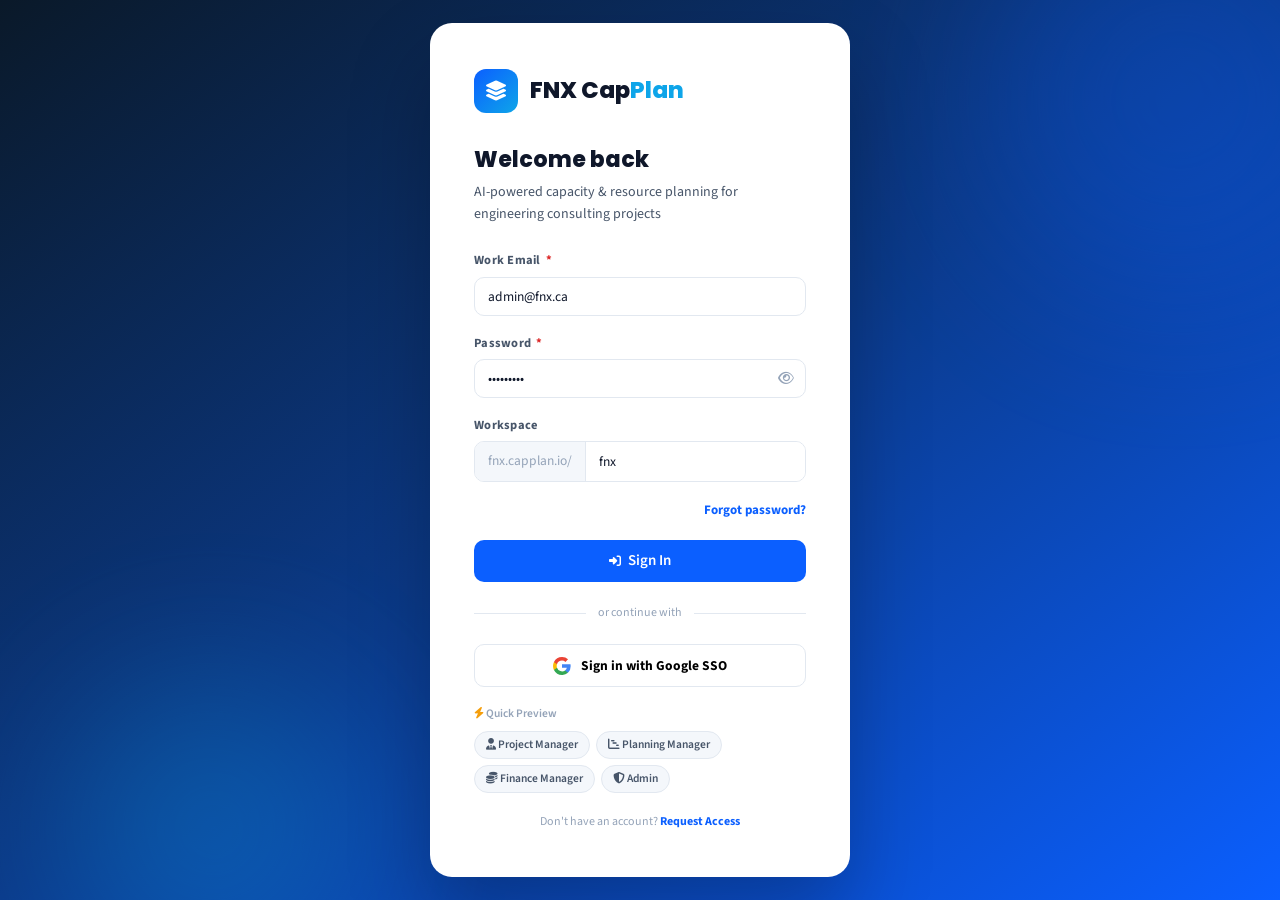
<file: old.html>
<!doctype html>
<html lang="en">
  <head>
    <meta charset="UTF-8" />
    <meta name="viewport" content="width=device-width, initial-scale=1.0" />
    <title>FNX CapPlan – AI Capacity & Resource Planning</title>
    <link rel="stylesheet" href="css/styles.css" />
    <link
      rel="stylesheet"
      href="https://cdnjs.cloudflare.com/ajax/libs/font-awesome/6.5.0/css/all.min.css"
    />
  </head>
  <body>
    <div class="login-page">
      <!-- Background orbs -->
      <div class="login-bg-orb orb1"></div>
      <div class="login-bg-orb orb2"></div>

      <div class="login-card">
        <!-- Logo -->
        <div class="login-logo">
          <div class="icon"><i class="fa-solid fa-layer-group"></i></div>
          <div class="brand">FNX Cap<span>Plan</span></div>
        </div>

        <h2 class="login-title">Welcome back</h2>
        <p class="login-sub">
          AI-powered capacity &amp; resource planning for engineering consulting projects
        </p>

        <!-- Form -->
        <div class="form-group">
          <label class="form-label"
            >Work Email <span class="req">*</span></label
          >
          <input
            type="email"
            class="form-control"
            placeholder="pm@yourcompany.com"
            value="admin@fnx.ca"
          />
        </div>

        <div class="form-group">
          <label class="form-label">Password <span class="req">*</span></label>
          <div style="position: relative">
            <input
              type="password"
              class="form-control"
              id="pwd-input"
              placeholder="••••••••"
              value="Admin@123"
              style="padding-right: 42px"
            />
            <button
              onclick="togglePwd()"
              style="
                position: absolute;
                right: 12px;
                top: 50%;
                transform: translateY(-50%);
                color: var(--text-muted);
                font-size: 14px;
              "
            >
              <i class="fa-regular fa-eye" id="pwd-eye"></i>
            </button>
          </div>
        </div>

        <div class="form-group">
          <label class="form-label">Workspace</label>
          <div
            style="
              display: flex;
              align-items: stretch;
              border: 1.5px solid var(--border);
              border-radius: var(--r-md);
              overflow: hidden;
              transition: border-color 0.15s;
            "
            id="ws-wrap"
          >
            <span
              style="
                padding: 9px 13px;
                background: var(--bg);
                color: var(--text-muted);
                font-size: 13.5px;
                border-right: 1px solid var(--border);
                white-space: nowrap;
                display: flex;
                align-items: center;
              "
              >fnx.capplan.io/</span
            >
            <input
              type="text"
              style="
                border: none;
                outline: none;
                padding: 9px 13px;
                font-size: 13.5px;
                flex: 1;
                color: var(--text-primary);
              "
              placeholder="yourcompany"
              value="fnx"
              onfocus="
                document.getElementById('ws-wrap').style.borderColor =
                  'var(--primary)'
              "
              onblur="
                document.getElementById('ws-wrap').style.borderColor =
                  'var(--border)'
              "
            />
          </div>
        </div>

        <div
          style="display: flex; justify-content: flex-end; margin-bottom: 20px"
        >
          <a
            href="#"
            style="color: var(--primary); font-size: 13px; font-weight: 700"
            >Forgot password?</a
          >
        </div>

        <a href="app.html">
          <button
            class="btn btn-primary"
            style="
              width: 100%;
              justify-content: center;
              padding: 12px;
              font-size: 15px;
            "
          >
            <i class="fa-solid fa-right-to-bracket"></i> Sign In
          </button>
        </a>

        <div class="login-divider"><span>or continue with</span></div>

        <button class="sso-btn">
          <svg width="18" height="18" viewBox="0 0 18 18">
            <path
              d="M17.64 9.2a10.3 10.3 0 0 0-.16-1.84H9v3.48h4.84a4.14 4.14 0 0 1-1.8 2.72v2.26h2.91a8.78 8.78 0 0 0 2.69-6.62z"
              fill="#4285F4"
            />
            <path
              d="M9 18a8.6 8.6 0 0 0 5.96-2.18l-2.91-2.26a5.4 5.4 0 0 1-8.05-2.84H.96v2.33A9 9 0 0 0 9 18z"
              fill="#34A853"
            />
            <path
              d="M3.96 10.72A5.42 5.42 0 0 1 3.68 9a5.42 5.42 0 0 1 .28-1.72V4.95H.96A9 9 0 0 0 0 9a9 9 0 0 0 .96 4.05l3-2.33z"
              fill="#FBBC05"
            />
            <path
              d="M9 3.58a4.86 4.86 0 0 1 3.44 1.35l2.58-2.58A8.64 8.64 0 0 0 9 0 9 9 0 0 0 .96 4.95l3 2.33A5.36 5.36 0 0 1 9 3.58z"
              fill="#EA4335"
            />
          </svg>
          Sign in with Google SSO
        </button>

        <!-- Quick Demo Roles -->
        <div class="demo-roles">
          <p>
            <i class="fa-solid fa-bolt" style="color: var(--warning)"></i> Quick
            Preview
          </p>
          <div class="role-chips">
            <span class="role-chip" onclick="goApp()"
              ><i class="fa-solid fa-user-tie"></i> Project Manager</span
            >
            <span class="role-chip" onclick="goApp()"
              ><i class="fa-solid fa-chart-gantt"></i> Planning Manager</span
            >
            <span class="role-chip" onclick="goApp()"
              ><i class="fa-solid fa-coins"></i> Finance Manager</span
            >
            <span class="role-chip" onclick="goApp()"
              ><i class="fa-solid fa-shield-halved"></i> Admin</span
            >
          </div>
        </div>

        <p
          style="
            text-align: center;
            font-size: 12px;
            color: var(--text-muted);
            margin-top: 20px;
          "
        >
          Don't have an account?
          <a href="#" style="color: var(--primary); font-weight: 700"
            >Request Access</a
          >
        </p>

        <!-- Feature pills removed -->
      </div>
    </div>

    <script>
      function togglePwd() {
        const input = document.getElementById("pwd-input");
        const eye = document.getElementById("pwd-eye");
        if (input.type === "password") {
          input.type = "text";
          eye.className = "fa-regular fa-eye-slash";
        } else {
          input.type = "password";
          eye.className = "fa-regular fa-eye";
        }
      }
      function goApp() {
        window.location.href = "app.html";
      }
    </script>
  </body>
</html>
</file>
<file: css/styles.css>
/* ============================================
   CapPlan – AI Capacity Planning SaaS
   Design System & Global Styles
   ============================================ */

@import url("https://fonts.googleapis.com/css2?family=Poppins:wght@400;500;600;700;800&family=Source+Sans+3:wght@300;400;500;600&family=IBM+Plex+Sans:wght@400;500;600&display=swap");

/* ---- Design Tokens ---- */
:root {
  --primary: #0b5fff;
  --primary-light: #eef2ff;
  --primary-dark: #0043cc;
  --success: #16a34a;
  --success-light: #dcfce7;
  --warning: #f59e0b;
  --warning-light: #fef9c3;
  --danger: #dc2626;
  --danger-light: #fee2e2;
  --info: #0ea5e9;
  --info-light: #e0f2fe;
  --purple: #7c3aed;
  --purple-light: #ede9fe;

  --bg: #f4f7fb;
  --card-bg: #ffffff;
  --sidebar-bg: #0d1b2e;
  --sidebar-hover: #162135;
  --sidebar-text: #8ca0bc;
  --border: #e2e8f0;
  --border-light: #f1f5f9;

  --text-primary: #0f172a;
  --text-secondary: #475569;
  --text-muted: #94a3b8;

  --font-heading: "Poppins", sans-serif;
  --font-body: "Source Sans 3", sans-serif;
  --font-mono: "IBM Plex Sans", sans-serif;

  --r-sm: 6px;
  --r-md: 10px;
  --r-lg: 14px;
  --r-xl: 20px;

  --shadow-sm: 0 1px 2px rgba(0, 0, 0, 0.05);
  --shadow-md:
    0 4px 6px -1px rgba(0, 0, 0, 0.07), 0 2px 4px rgba(0, 0, 0, 0.04);
  --shadow-lg:
    0 10px 20px -3px rgba(0, 0, 0, 0.1), 0 4px 6px rgba(0, 0, 0, 0.04);
  --shadow-card: 0 1px 3px rgba(0, 0, 0, 0.07), 0 1px 2px rgba(0, 0, 0, 0.04);

  --sidebar-w: 248px;
  --topbar-h: 64px;
  --gap: 24px;
}

/* ---- Reset ---- */
*,
*::before,
*::after {
  box-sizing: border-box;
  margin: 0;
  padding: 0;
}
html {
  font-size: 14px;
  scroll-behavior: smooth;
}
body {
  font-family: var(--font-body);
  background: var(--bg);
  color: var(--text-primary);
  line-height: 1.55;
  -webkit-font-smoothing: antialiased;
}
a {
  text-decoration: none;
  color: inherit;
}
button {
  cursor: pointer;
  border: none;
  background: none;
  font-family: inherit;
}
input,
select,
textarea {
  font-family: inherit;
}
img {
  max-width: 100%;
}
ul {
  list-style: none;
}

/* ============================================
   LAYOUT
   ============================================ */
.app-layout {
  display: flex;
  min-height: 100vh;
}

/* ---- Sidebar ---- */
.sidebar {
  width: var(--sidebar-w);
  background: var(--sidebar-bg);
  display: flex;
  flex-direction: column;
  position: fixed;
  top: 0;
  left: 0;
  height: 100vh;
  z-index: 100;
  overflow-y: auto;
  transition: width 0.25s ease;
}
.sidebar::-webkit-scrollbar {
  width: 4px;
}
.sidebar::-webkit-scrollbar-thumb {
  background: rgba(255, 255, 255, 0.08);
}

.sidebar-logo {
  padding: 22px 20px 18px;
  border-bottom: 1px solid rgba(255, 255, 255, 0.06);
  display: flex;
  align-items: center;
  gap: 11px;
  flex-shrink: 0;
}
.sidebar-logo .logo-icon {
  width: 38px;
  height: 38px;
  background: linear-gradient(135deg, var(--primary), #38bdf8);
  border-radius: 10px;
  display: flex;
  align-items: center;
  justify-content: center;
  font-size: 17px;
  color: white;
  flex-shrink: 0;
}
.sidebar-logo .logo-text {
  font-family: var(--font-heading);
  font-size: 19px;
  font-weight: 700;
  color: #fff;
}
.sidebar-logo .logo-text span {
  color: #38bdf8;
}
.sidebar-logo .version {
  font-size: 10px;
  background: rgba(56, 189, 248, 0.15);
  color: #38bdf8;
  border-radius: 4px;
  padding: 2px 6px;
  margin-left: 6px;
  font-weight: 600;
}

.sidebar-nav {
  padding: 12px 0;
  flex: 1;
}
.nav-section-label {
  padding: 14px 20px 5px;
  font-size: 10px;
  font-weight: 700;
  text-transform: uppercase;
  letter-spacing: 0.1em;
  color: rgba(140, 160, 188, 0.6);
}
.nav-item {
  display: flex;
  align-items: center;
  padding: 9px 12px;
  gap: 11px;
  margin: 2px 10px;
  border-radius: var(--r-md);
  color: var(--sidebar-text);
  font-size: 13.5px;
  font-weight: 500;
  cursor: pointer;
  transition: all 0.15s ease;
}
.nav-item:hover {
  background: var(--sidebar-hover);
  color: #cbd5e1;
}
.nav-item.active {
  background: rgba(11, 95, 255, 0.18);
  color: #60a5fa;
}
.nav-item .nav-icon {
  width: 18px;
  text-align: center;
  font-size: 13.5px;
  flex-shrink: 0;
}
.nav-item .nav-label {
  flex: 1;
}
.nav-item .nav-badge {
  background: var(--danger);
  color: #fff;
  border-radius: 20px;
  padding: 1px 7px;
  font-size: 10px;
  font-weight: 700;
}
.sidebar-user {
  padding: 14px 16px;
  border-top: 1px solid rgba(255, 255, 255, 0.06);
  display: flex;
  align-items: center;
  gap: 10px;
}
.sidebar-user .su-avatar {
  width: 34px;
  height: 34px;
  border-radius: 50%;
  background: linear-gradient(135deg, #0b5fff, #0ea5e9);
  display: flex;
  align-items: center;
  justify-content: center;
  color: #fff;
  font-size: 12px;
  font-weight: 700;
  flex-shrink: 0;
}
.sidebar-user .su-name {
  font-size: 13px;
  font-weight: 600;
  color: #cbd5e1;
}
.sidebar-user .su-role {
  font-size: 11px;
  color: var(--sidebar-text);
}
.sidebar-user .su-logout {
  margin-left: auto;
  color: var(--sidebar-text);
  font-size: 14px;
  cursor: pointer;
}
.sidebar-user .su-logout:hover {
  color: var(--danger-light);
}

/* ---- Main Content ---- */
.main-content {
  margin-left: var(--sidebar-w);
  flex: 1;
  display: flex;
  flex-direction: column;
  min-height: 100vh;
}

/* ---- Top Bar ---- */
.topbar {
  height: var(--topbar-h);
  background: var(--card-bg);
  border-bottom: 1px solid var(--border);
  display: flex;
  align-items: center;
  padding: 0 28px;
  gap: 14px;
  position: sticky;
  top: 0;
  z-index: 50;
  box-shadow: var(--shadow-sm);
}
.topbar-breadcrumb {
  display: flex;
  align-items: center;
  gap: 6px;
  flex: 1;
}
.topbar-breadcrumb .page-title {
  font-family: var(--font-heading);
  font-size: 16.5px;
  font-weight: 700;
  color: var(--text-primary);
}
.topbar-breadcrumb .breadcrumb-sep {
  color: var(--text-muted);
  font-size: 13px;
}
.topbar-breadcrumb .breadcrumb-sub {
  font-size: 13px;
  color: var(--text-muted);
}

.topbar-search {
  display: flex;
  align-items: center;
  background: var(--bg);
  border: 1.5px solid var(--border);
  border-radius: var(--r-lg);
  padding: 7px 13px;
  gap: 8px;
  width: 230px;
}
.topbar-search input {
  background: none;
  border: none;
  outline: none;
  font-size: 13px;
  color: var(--text-primary);
  width: 100%;
}
.topbar-search i {
  color: var(--text-muted);
  font-size: 12.5px;
}

.topbar-actions {
  display: flex;
  align-items: center;
  gap: 10px;
}
.topbar-icon-btn {
  width: 36px;
  height: 36px;
  border-radius: var(--r-md);
  background: var(--bg);
  border: 1.5px solid var(--border);
  display: flex;
  align-items: center;
  justify-content: center;
  color: var(--text-secondary);
  font-size: 14px;
  cursor: pointer;
  position: relative;
  transition: all 0.15s;
}
.topbar-icon-btn:hover {
  background: var(--border);
}
.notif-dot {
  width: 8px;
  height: 8px;
  background: var(--danger);
  border-radius: 50%;
  position: absolute;
  top: 5px;
  right: 5px;
  border: 2px solid #fff;
}

.region-pill {
  display: flex;
  align-items: center;
  gap: 6px;
  background: var(--primary-light);
  color: var(--primary);
  border-radius: 20px;
  padding: 5px 13px;
  font-size: 12px;
  font-weight: 700;
  cursor: pointer;
  border: 1px solid #c7d7ff;
  position: relative;
  user-select: none;
}
.region-pill:hover {
  background: #dce8ff;
}
.region-dropdown {
  display: none;
  position: absolute;
  top: calc(100% + 8px);
  left: 0;
  background: #fff;
  border: 1.5px solid var(--border);
  border-radius: 12px;
  box-shadow: 0 8px 28px rgba(11, 95, 255, 0.12);
  z-index: 9999;
  min-width: 210px;
  padding: 6px;
}
.region-dropdown.open {
  display: block;
  animation: fadein 0.15s ease;
}
.region-dropdown-item {
  display: flex;
  align-items: center;
  gap: 8px;
  padding: 8px 12px;
  border-radius: 8px;
  font-size: 13px;
  font-weight: 500;
  cursor: pointer;
  color: var(--text);
  transition: background 0.12s;
  white-space: nowrap;
}
.region-dropdown-item:hover {
  background: var(--primary-light);
  color: var(--primary);
}
.region-dropdown-item.active {
  background: var(--primary-light);
  color: var(--primary);
  font-weight: 700;
}
.region-dropdown-divider {
  height: 1px;
  background: var(--border);
  margin: 4px 8px;
}

/* ---- Language Toggle ---- */
.lang-toggle {
  display: flex;
  align-items: center;
  gap: 4px;
  background: var(--bg);
  border: 1.5px solid var(--border);
  border-radius: 20px;
  padding: 4px 12px;
  cursor: pointer;
  font-size: 12px;
  font-weight: 700;
  user-select: none;
  transition: border-color 0.15s;
}
.lang-toggle:hover {
  border-color: var(--primary);
}
.lang-opt {
  color: var(--text-muted);
  transition: color 0.15s;
  letter-spacing: 0.04em;
}
.lang-opt.active {
  color: var(--primary);
}
.lang-divider {
  color: var(--border);
  font-weight: 300;
}
.topbar-avatar {
  width: 36px;
  height: 36px;
  border-radius: 50%;
  background: linear-gradient(135deg, #0b5fff, #0ea5e9);
  display: flex;
  align-items: center;
  justify-content: center;
  color: #fff;
  font-size: 13px;
  font-weight: 700;
  cursor: pointer;
}

/* ---- Page Content ---- */
.page-content {
  padding: 28px;
  flex: 1;
}
.screen {
  display: none;
}
.screen.active {
  display: block;
  animation: fadein 0.2s ease;
}
@keyframes fadein {
  from {
    opacity: 0;
    transform: translateY(6px);
  }
  to {
    opacity: 1;
    transform: translateY(0);
  }
}

/* ============================================
   PAGE HEADER
   ============================================ */
.page-header {
  display: flex;
  align-items: flex-start;
  justify-content: space-between;
  margin-bottom: 24px;
  gap: 16px;
}
.page-header-left h1 {
  font-family: var(--font-heading);
  font-size: 21px;
  font-weight: 700;
}
.page-header-left p {
  font-size: 13.5px;
  color: var(--text-secondary);
  margin-top: 3px;
}
.page-header-actions {
  display: flex;
  gap: 10px;
  align-items: center;
  flex-shrink: 0;
}

/* ============================================
   BUTTONS
   ============================================ */
.btn {
  display: inline-flex;
  align-items: center;
  gap: 7px;
  padding: 9px 18px;
  border-radius: var(--r-md);
  font-size: 13.5px;
  font-weight: 600;
  font-family: var(--font-body);
  transition: all 0.15s ease;
  white-space: nowrap;
  line-height: 1.2;
}
.btn i {
  font-size: 12px;
}
.btn-primary {
  background: var(--primary);
  color: #fff;
}
.btn-primary:hover {
  background: var(--primary-dark);
  box-shadow: 0 4px 14px rgba(11, 95, 255, 0.35);
  transform: translateY(-1px);
}
.btn-outline {
  background: #fff;
  color: var(--text-primary);
  border: 1.5px solid var(--border);
}
.btn-outline:hover {
  border-color: var(--primary);
  color: var(--primary);
  background: var(--primary-light);
}
.btn-success {
  background: var(--success);
  color: #fff;
}
.btn-success:hover {
  background: #15803d;
}
.btn-warning {
  background: var(--warning);
  color: #fff;
}
.btn-danger {
  background: var(--danger);
  color: #fff;
}
.btn-danger:hover {
  background: #b91c1c;
}
.btn-ghost {
  color: var(--text-secondary);
}
.btn-ghost:hover {
  background: var(--bg);
  color: var(--text-primary);
}
.btn-sm {
  padding: 6px 13px;
  font-size: 12px;
  border-radius: var(--r-sm);
}
.btn-xs {
  padding: 4px 9px;
  font-size: 11.5px;
  border-radius: var(--r-sm);
}
.btn-icon-only {
  padding: 9px;
}
.w-full {
  width: 100%;
  justify-content: center;
}

/* ============================================
   CARDS
   ============================================ */
.card {
  background: var(--card-bg);
  border-radius: var(--r-lg);
  border: 1px solid var(--border);
  box-shadow: var(--shadow-card);
}
.card-header {
  padding: 18px 20px 14px;
  border-bottom: 1px solid var(--border-light);
  display: flex;
  align-items: center;
  justify-content: space-between;
  gap: 12px;
}
.card-title {
  font-family: var(--font-heading);
  font-size: 14.5px;
  font-weight: 700;
  color: var(--text-primary);
}
.card-subtitle {
  font-size: 12px;
  color: var(--text-muted);
  margin-top: 2px;
}
.card-body {
  padding: 20px;
}
.card-footer {
  padding: 14px 20px;
  border-top: 1px solid var(--border-light);
  display: flex;
  align-items: center;
  justify-content: space-between;
}

/* ============================================
   KPI CARDS
   ============================================ */
.kpi-grid {
  display: grid;
  grid-template-columns: repeat(4, 1fr);
  gap: 16px;
  margin-bottom: 24px;
}
.kpi-card {
  background: var(--card-bg);
  border-radius: var(--r-lg);
  border: 1px solid var(--border);
  padding: 20px 20px 18px;
  box-shadow: var(--shadow-card);
  position: relative;
  overflow: hidden;
  transition: box-shadow 0.2s;
}
.kpi-card:hover {
  box-shadow: var(--shadow-md);
}
.kpi-accent {
  position: absolute;
  top: 0;
  left: 0;
  width: 4px;
  height: 100%;
  border-radius: 4px 0 0 4px;
}
.kpi-label {
  font-size: 11.5px;
  font-weight: 700;
  text-transform: uppercase;
  letter-spacing: 0.07em;
  color: var(--text-muted);
  margin-bottom: 10px;
}
.kpi-value {
  font-family: var(--font-heading);
  font-size: 30px;
  font-weight: 800;
  color: var(--text-primary);
  line-height: 1;
}
.kpi-sub {
  font-size: 12px;
  color: var(--text-muted);
  margin-top: 8px;
  display: flex;
  align-items: center;
  gap: 5px;
}
.kpi-sub .trend-up {
  color: var(--success);
  font-weight: 600;
}
.kpi-sub .trend-down {
  color: var(--danger);
  font-weight: 600;
}
.kpi-icon {
  position: absolute;
  right: 18px;
  top: 18px;
  width: 42px;
  height: 42px;
  border-radius: var(--r-md);
  display: flex;
  align-items: center;
  justify-content: center;
  font-size: 18px;
}
.kpi-icon.blue {
  background: var(--primary-light);
  color: var(--primary);
}
.kpi-icon.green {
  background: var(--success-light);
  color: var(--success);
}
.kpi-icon.orange {
  background: var(--warning-light);
  color: var(--warning);
}
.kpi-icon.red {
  background: var(--danger-light);
  color: var(--danger);
}
.kpi-icon.purple {
  background: var(--purple-light);
  color: var(--purple);
}

/* ============================================
   GRID LAYOUTS
   ============================================ */
.grid-2 {
  display: grid;
  grid-template-columns: 1fr 1fr;
  gap: 20px;
}
.grid-3 {
  display: grid;
  grid-template-columns: 1fr 1fr 1fr;
  gap: 20px;
}
.grid-4 {
  display: grid;
  grid-template-columns: repeat(4, 1fr);
  gap: 16px;
}
.grid-3-1 {
  display: grid;
  grid-template-columns: 3fr 1fr;
  gap: 20px;
}
.grid-2-1 {
  display: grid;
  grid-template-columns: 2fr 1fr;
  gap: 20px;
}
.grid-1-2 {
  display: grid;
  grid-template-columns: 1fr 2fr;
  gap: 20px;
}

/* ============================================
   TABLES
   ============================================ */
.table-wrapper {
  overflow-x: auto;
  border-radius: var(--r-lg);
  border: 1px solid var(--border);
  background: var(--card-bg);
  box-shadow: var(--shadow-card);
}
.table-toolbar {
  padding: 14px 18px;
  border-bottom: 1px solid var(--border-light);
  display: flex;
  align-items: center;
  gap: 10px;
  flex-wrap: wrap;
}
table {
  width: 100%;
  border-collapse: collapse;
}
th {
  padding: 11px 16px;
  text-align: left;
  font-size: 11px;
  font-weight: 700;
  text-transform: uppercase;
  letter-spacing: 0.07em;
  color: var(--text-muted);
  background: #fafbfc;
  border-bottom: 1px solid var(--border);
  white-space: nowrap;
}
td {
  padding: 13px 16px;
  font-size: 13.5px;
  color: var(--text-primary);
  border-bottom: 1px solid var(--border-light);
  vertical-align: middle;
}
tr:last-child td {
  border-bottom: none;
}
tr:hover td {
  background: #fafbff;
}

/* ============================================
   BADGES
   ============================================ */
.badge {
  display: inline-flex;
  align-items: center;
  gap: 4px;
  padding: 3px 10px;
  border-radius: 20px;
  font-size: 11.5px;
  font-weight: 700;
  white-space: nowrap;
}
.badge-success {
  background: var(--success-light);
  color: #15803d;
}
.badge-warning {
  background: var(--warning-light);
  color: #92400e;
}
.badge-danger {
  background: var(--danger-light);
  color: #b91c1c;
}
.badge-info {
  background: var(--info-light);
  color: #0369a1;
}
.badge-primary {
  background: var(--primary-light);
  color: var(--primary);
}
.badge-neutral {
  background: #f1f5f9;
  color: var(--text-secondary);
}
.badge-purple {
  background: var(--purple-light);
  color: var(--purple);
}
.badge-dot::before {
  content: "";
  width: 6px;
  height: 6px;
  border-radius: 50%;
  background: currentColor;
}

/* ============================================
   FORMS
   ============================================ */
.form-group {
  margin-bottom: 18px;
}
.form-label {
  display: block;
  font-size: 12.5px;
  font-weight: 700;
  color: var(--text-secondary);
  margin-bottom: 6px;
  letter-spacing: 0.02em;
}
.form-label .req {
  color: var(--danger);
  margin-left: 2px;
}
.form-control {
  width: 100%;
  padding: 9px 13px;
  border: 1.5px solid var(--border);
  border-radius: var(--r-md);
  font-size: 13.5px;
  color: var(--text-primary);
  background: var(--card-bg);
  outline: none;
  transition:
    border-color 0.15s,
    box-shadow 0.15s;
}
.form-control:focus {
  border-color: var(--primary);
  box-shadow: 0 0 0 3px rgba(11, 95, 255, 0.1);
}
.form-control::placeholder {
  color: var(--text-muted);
}
select.form-control {
  cursor: pointer;
}
textarea.form-control {
  resize: vertical;
  min-height: 88px;
}
.form-hint {
  font-size: 11.5px;
  color: var(--text-muted);
  margin-top: 4px;
}
.form-row {
  display: grid;
  grid-template-columns: 1fr 1fr;
  gap: 16px;
}
.form-row-3 {
  display: grid;
  grid-template-columns: 1fr 1fr 1fr;
  gap: 16px;
}

/* ============================================
   STEPPER
   ============================================ */
.stepper {
  display: flex;
  align-items: center;
  background: var(--card-bg);
  border: 1px solid var(--border);
  border-radius: var(--r-lg);
  padding: 20px 28px;
  margin-bottom: 28px;
  box-shadow: var(--shadow-card);
}
.step {
  display: flex;
  align-items: center;
  flex: 1;
}
.step-connector {
  flex: 1;
  height: 2px;
  background: var(--border);
  margin: 0 8px;
}
.step-connector.done {
  background: var(--primary);
}
.step-dot {
  width: 34px;
  height: 34px;
  border-radius: 50%;
  border: 2px solid var(--border);
  display: flex;
  align-items: center;
  justify-content: center;
  font-size: 12px;
  font-weight: 700;
  color: var(--text-muted);
  background: #fff;
  flex-shrink: 0;
  transition: all 0.2s;
}
.step-dot.active {
  border-color: var(--primary);
  color: var(--primary);
  background: var(--primary-light);
}
.step-dot.done {
  border-color: var(--primary);
  background: var(--primary);
  color: #fff;
}
.step-info {
  margin-left: 10px;
}
.step-name {
  font-size: 12.5px;
  font-weight: 700;
  color: var(--text-muted);
  white-space: nowrap;
}
.step-name.active {
  color: var(--primary);
}
.step-name.done {
  color: var(--text-primary);
}
.step-sub {
  font-size: 11px;
  color: var(--text-muted);
}

.step-panel {
  display: none;
}
.step-panel.active {
  display: block;
}

/* ============================================
   TABS
   ============================================ */
.tabs {
  display: flex;
  border-bottom: 2px solid var(--border);
  margin-bottom: 22px;
  gap: 2px;
}
.tab {
  padding: 10px 18px;
  font-size: 13.5px;
  font-weight: 600;
  color: var(--text-muted);
  cursor: pointer;
  border-bottom: 2px solid transparent;
  margin-bottom: -2px;
  transition: all 0.15s;
}
.tab:hover {
  color: var(--text-primary);
}
.tab.active {
  color: var(--primary);
  border-bottom-color: var(--primary);
  background: var(--primary-light);
  border-radius: var(--r-sm) var(--r-sm) 0 0;
}
.tab-panel {
  display: none;
}
.tab-panel.active {
  display: block;
}

/* ============================================
   BADGES & CHIPS
   ============================================ */
.chip {
  display: inline-flex;
  align-items: center;
  gap: 5px;
  padding: 4px 10px;
  border-radius: 20px;
  font-size: 12px;
  font-weight: 500;
  background: var(--bg);
  color: var(--text-secondary);
  border: 1px solid var(--border);
}
.chip.removable {
  cursor: pointer;
}
.chip.removable:hover {
  background: var(--danger-light);
  color: var(--danger);
  border-color: var(--danger-light);
}

/* ============================================
   PROGRESS BARS
   ============================================ */
.progress-bar {
  height: 6px;
  border-radius: 3px;
  background: var(--border);
  overflow: hidden;
}
.progress-fill {
  height: 100%;
  border-radius: 3px;
  background: var(--primary);
  transition: width 0.4s ease;
}
.progress-fill.green {
  background: var(--success);
}
.progress-fill.orange {
  background: var(--warning);
}
.progress-fill.red {
  background: var(--danger);
}

/* ============================================
   ALERTS
   ============================================ */
.alert-list {
  display: flex;
  flex-direction: column;
  gap: 8px;
}
.alert {
  display: flex;
  align-items: flex-start;
  gap: 12px;
  padding: 13px 16px;
  border-radius: var(--r-md);
  font-size: 13px;
}
.alert-warning {
  background: #fffbeb;
  border-left: 3px solid var(--warning);
}
.alert-danger {
  background: #fef2f2;
  border-left: 3px solid var(--danger);
}
.alert-info {
  background: #f0f9ff;
  border-left: 3px solid var(--info);
}
.alert-success {
  background: #f0fdf4;
  border-left: 3px solid var(--success);
}
.alert-icon {
  font-size: 15px;
  flex-shrink: 0;
  margin-top: 1px;
}
.alert-warning .alert-icon {
  color: var(--warning);
}
.alert-danger .alert-icon {
  color: var(--danger);
}
.alert-info .alert-icon {
  color: var(--info);
}
.alert-success .alert-icon {
  color: var(--success);
}
.alert-content strong {
  display: block;
  font-weight: 700;
  margin-bottom: 2px;
  font-size: 13.5px;
}
.alert-content p {
  font-size: 12.5px;
  color: var(--text-secondary);
}

/* ============================================
   AI RECOMMENDATION PANEL
   ============================================ */
.ai-layout {
  display: grid;
  grid-template-columns: 1fr 300px;
  gap: 20px;
  align-items: start;
}
.ai-explain-card {
  background: linear-gradient(160deg, #0a1929 0%, #0b3a8a 60%, #0b5fff 130%);
  border-radius: var(--r-lg);
  padding: 24px;
  color: #fff;
  position: sticky;
  top: calc(var(--topbar-h) + 28px);
}
.ai-explain-card h3 {
  font-family: var(--font-heading);
  font-size: 15px;
  font-weight: 700;
  margin-bottom: 18px;
}
.ai-explain-card h4 {
  font-size: 12px;
  font-weight: 700;
  text-transform: uppercase;
  letter-spacing: 0.07em;
  color: rgba(255, 255, 255, 0.55);
  margin: 16px 0 8px;
}
.confidence-bar {
  background: rgba(255, 255, 255, 0.12);
  border-radius: 10px;
  height: 8px;
  overflow: hidden;
  margin: 6px 0 4px;
}
.confidence-fill {
  height: 100%;
  border-radius: 10px;
  background: linear-gradient(90deg, #22c55e, #4ade80);
}
.confidence-label {
  font-family: var(--font-heading);
  font-size: 26px;
  font-weight: 800;
  color: #4ade80;
}
.factor-chip {
  display: inline-block;
  margin: 3px;
  padding: 4px 10px;
  border-radius: 20px;
  font-size: 11.5px;
  font-weight: 600;
  background: rgba(255, 255, 255, 0.1);
  color: rgba(255, 255, 255, 0.85);
}
.analog-item {
  background: rgba(255, 255, 255, 0.07);
  border-radius: var(--r-md);
  padding: 11px;
  margin-top: 8px;
  font-size: 12px;
}
.analog-item .a-name {
  font-weight: 700;
  color: #fff;
}
.analog-item .a-meta {
  color: rgba(255, 255, 255, 0.6);
  margin-top: 3px;
}
.risk-item {
  display: flex;
  align-items: flex-start;
  gap: 8px;
  font-size: 12px;
  margin-top: 10px;
  color: rgba(255, 255, 255, 0.85);
}
.risk-item .r-icon {
  font-size: 13px;
  flex-shrink: 0;
  margin-top: 1px;
}
.risk-item.high .r-icon {
  color: #f87171;
}
.risk-item.medium .r-icon {
  color: #fcd34d;
}

.scenario-bar {
  display: flex;
  gap: 8px;
  margin-bottom: 20px;
  flex-wrap: wrap;
}
.scenario-btn {
  padding: 7px 16px;
  border-radius: 20px;
  font-size: 12.5px;
  font-weight: 700;
  border: 1.5px solid var(--border);
  background: #fff;
  color: var(--text-muted);
  cursor: pointer;
  transition: all 0.15s;
}
.scenario-btn.active {
  background: var(--primary);
  color: #fff;
  border-color: var(--primary);
}
.scenario-btn:hover:not(.active) {
  border-color: var(--primary);
  color: var(--primary);
}

/* ============================================
   CAPACITY CALENDAR
   ============================================ */
.cal-wrapper {
  background: var(--card-bg);
  border-radius: var(--r-lg);
  border: 1px solid var(--border);
  overflow: hidden;
  box-shadow: var(--shadow-card);
}
.cal-controls {
  padding: 16px 20px;
  border-bottom: 1px solid var(--border);
  display: flex;
  align-items: center;
  gap: 12px;
}
.cal-grid-header {
  display: grid;
  grid-template-columns: 200px repeat(12, 1fr);
  background: #fafbfc;
  border-bottom: 1px solid var(--border);
}
.cal-grid-header .ch-label {
  padding: 10px 6px;
  text-align: center;
  font-size: 11px;
  font-weight: 700;
  text-transform: uppercase;
  letter-spacing: 0.06em;
  color: var(--text-muted);
  border-right: 1px solid var(--border-light);
}
.cal-grid-header .ch-label:first-child {
  padding: 10px 16px;
  text-align: left;
}
.cal-row {
  display: grid;
  grid-template-columns: 200px repeat(12, 1fr);
  border-bottom: 1px solid var(--border-light);
  min-height: 50px;
}
.cal-row:last-child {
  border-bottom: none;
}
.cal-row:hover {
  background: #fafbff;
}
.cal-resource-cell {
  padding: 10px 14px;
  display: flex;
  align-items: center;
  gap: 10px;
  border-right: 1px solid var(--border);
}
.cal-cell {
  padding: 5px 4px;
  display: flex;
  align-items: center;
  justify-content: center;
  border-right: 1px solid var(--border-light);
}
.cal-cell:last-child {
  border-right: none;
}
.cal-block {
  border-radius: 5px;
  padding: 4px 6px;
  font-size: 11px;
  font-weight: 700;
  text-align: center;
  width: 100%;
}
.cal-block.allocated {
  background: #dbeafe;
  color: #1d4ed8;
}
.cal-block.overloaded {
  background: #fee2e2;
  color: #b91c1c;
}
.cal-block.free {
  background: #dcfce7;
  color: #15803d;
}
.cal-block.partial {
  background: #fef9c3;
  color: #92400e;
}
.cal-block.unavail {
  background: #f1f5f9;
  color: #94a3b8;
}

/* ============================================
   RESOURCE ALLOCATION BOARD
   ============================================ */
.alloc-layout {
  display: grid;
  grid-template-columns: 280px 1fr 260px;
  gap: 16px;
  align-items: start;
}
.alloc-panel-title {
  font-family: var(--font-heading);
  font-size: 13px;
  font-weight: 700;
  padding: 14px 16px;
  border-bottom: 1px solid var(--border);
  background: #fafbfc;
  border-radius: var(--r-lg) var(--r-lg) 0 0;
}
.demand-card {
  background: #fff;
  border: 1.5px solid var(--border);
  border-radius: var(--r-md);
  padding: 14px;
  margin: 8px;
  cursor: pointer;
  transition: all 0.15s;
}
.demand-card:hover {
  border-color: var(--primary);
  box-shadow: 0 0 0 3px rgba(11, 95, 255, 0.08);
}
.demand-card.assigned {
  border-color: var(--success);
  background: #f0fdf4;
}
.demand-card .dc-role {
  font-size: 13.5px;
  font-weight: 700;
  margin-bottom: 5px;
}
.demand-card .dc-meta {
  font-size: 12px;
  color: var(--text-muted);
}
.demand-card .dc-count {
  font-family: var(--font-heading);
  font-size: 20px;
  font-weight: 800;
  color: var(--primary);
}

.assign-row {
  display: flex;
  align-items: center;
  gap: 12px;
  padding: 12px 16px;
  border-bottom: 1px solid var(--border-light);
}
.assign-row:last-child {
  border-bottom: none;
}
.assign-row:hover {
  background: var(--bg);
}

.conflict-item {
  background: #fef2f2;
  border: 1px solid #fecaca;
  border-radius: var(--r-md);
  padding: 13px;
  margin: 8px;
}
.conflict-item .ci-title {
  font-size: 13px;
  font-weight: 700;
  color: var(--danger);
  margin-bottom: 5px;
}
.conflict-item .ci-desc {
  font-size: 12px;
  color: var(--text-secondary);
}

/* ============================================
   BUDGET PLANNING
   ============================================ */
.budget-summary-cards {
  display: grid;
  grid-template-columns: repeat(3, 1fr);
  gap: 12px;
  margin-bottom: 22px;
}
.budget-item {
  background: var(--card-bg);
  border: 1px solid var(--border);
  border-radius: var(--r-lg);
  padding: 18px 14px;
  text-align: center;
  box-shadow: var(--shadow-card);
}
.budget-item .bi-label {
  font-size: 11px;
  font-weight: 700;
  text-transform: uppercase;
  letter-spacing: 0.07em;
  color: var(--text-muted);
  margin-bottom: 8px;
}
.budget-item .bi-amount {
  font-family: var(--font-mono);
  font-size: 19px;
  font-weight: 700;
  color: var(--text-primary);
}
.budget-item .bi-pct {
  font-size: 12.5px;
  font-weight: 700;
  margin-top: 5px;
}
.budget-item.cap .bi-amount {
  color: var(--primary);
}
.budget-item.ok .bi-amount {
  color: var(--success);
}
.budget-item.warn .bi-amount {
  color: var(--warning);
}

/* ============================================
   PROJECT CARDS
   ============================================ */
.project-grid {
  display: grid;
  grid-template-columns: repeat(3, 1fr);
  gap: 18px;
}
.project-card {
  background: var(--card-bg);
  border: 1px solid var(--border);
  border-radius: var(--r-lg);
  overflow: hidden;
  cursor: pointer;
  transition: all 0.2s;
  box-shadow: var(--shadow-card);
}
.project-card:hover {
  box-shadow: var(--shadow-lg);
  transform: translateY(-2px);
}
.pc-header {
  padding: 18px;
  position: relative;
  background: linear-gradient(135deg, #0b5fff, #0ea5e9);
  color: #fff;
  min-height: 100px;
}
.pc-header.solar {
  background: linear-gradient(135deg, #f59e0b, #ef4444);
}
.pc-header.civil {
  background: linear-gradient(135deg, #374151, #6b7280);
}
.pc-header.water {
  background: linear-gradient(135deg, #0369a1, #06b6d4);
}
.pc-header.maintenance {
  background: linear-gradient(135deg, #7c3aed, #6d28d9);
}
.pc-header.infra {
  background: linear-gradient(135deg, #16a34a, #0ea5e9);
}
.pc-header .pc-type-badge {
  background: rgba(255, 255, 255, 0.2);
  color: #fff;
  border-radius: 20px;
  padding: 3px 10px;
  font-size: 11px;
  font-weight: 700;
  display: inline-block;
  margin-bottom: 8px;
}
.pc-header h3 {
  font-family: var(--font-heading);
  font-size: 15px;
  font-weight: 700;
}
.pc-header .pc-client {
  font-size: 12px;
  opacity: 0.85;
  margin-top: 3px;
}
.pc-header .pc-status {
  position: absolute;
  top: 14px;
  right: 14px;
}
.pc-body {
  padding: 16px;
}
.pc-meta-row {
  display: flex;
  justify-content: space-between;
  padding: 7px 0;
  border-bottom: 1px solid var(--border-light);
  font-size: 12.5px;
}
.pc-meta-row:last-child {
  border-bottom: none;
}
.pc-meta-row .label {
  color: var(--text-muted);
  font-weight: 600;
}
.pc-meta-row .value {
  color: var(--text-primary);
  font-weight: 700;
}

/* ============================================
   REGION CARDS
   ============================================ */
.region-grid {
  display: grid;
  grid-template-columns: repeat(3, 1fr);
  gap: 18px;
}
.region-card {
  background: var(--card-bg);
  border: 1px solid var(--border);
  border-radius: var(--r-lg);
  overflow: hidden;
  box-shadow: var(--shadow-card);
}
.region-card-header {
  padding: 16px;
  display: flex;
  align-items: center;
  gap: 12px;
}
.region-flag {
  width: 38px;
  height: 38px;
  border-radius: 50%;
  font-size: 22px;
  display: flex;
  align-items: center;
  justify-content: center;
}
.region-card-body {
  padding: 0 16px 16px;
}
.factor-row {
  display: flex;
  justify-content: space-between;
  align-items: center;
  padding: 7px 0;
  border-bottom: 1px solid var(--border-light);
  font-size: 12.5px;
}
.factor-row:last-child {
  border-bottom: none;
}
.factor-label {
  color: var(--text-muted);
}
.factor-value {
  font-weight: 700;
  color: var(--text-primary);
}
.factor-value.red {
  color: var(--danger);
}
.factor-value.orange {
  color: var(--warning);
}
.factor-value.green {
  color: var(--success);
}

/* ============================================
   REPORTS GRID
   ============================================ */
.report-grid {
  display: grid;
  grid-template-columns: repeat(3, 1fr);
  gap: 16px;
}
.report-card {
  background: var(--card-bg);
  border: 1px solid var(--border);
  border-radius: var(--r-lg);
  padding: 20px;
  cursor: pointer;
  transition: all 0.2s;
  box-shadow: var(--shadow-card);
}
.report-card:hover {
  box-shadow: var(--shadow-lg);
  transform: translateY(-2px);
  border-color: var(--primary);
}
.report-icon {
  width: 46px;
  height: 46px;
  border-radius: var(--r-md);
  display: flex;
  align-items: center;
  justify-content: center;
  font-size: 20px;
  margin-bottom: 14px;
}
.report-card h4 {
  font-family: var(--font-heading);
  font-size: 14px;
  font-weight: 700;
  margin-bottom: 5px;
}
.report-card p {
  font-size: 12.5px;
  color: var(--text-secondary);
}
.report-meta {
  display: flex;
  align-items: center;
  gap: 8px;
  margin-top: 14px;
  font-size: 12px;
  color: var(--text-muted);
}

/* ============================================
   PHASE TIMELINE (Project Detail)
   ============================================ */
.phase-timeline {
  padding: 4px 0;
}
.phase-row-item {
  display: flex;
  align-items: center;
  gap: 14px;
  padding: 11px 0;
  border-bottom: 1px solid var(--border-light);
}
.phase-row-item:last-child {
  border-bottom: none;
}
.ph-name {
  width: 170px;
  font-size: 13px;
  font-weight: 700;
  flex-shrink: 0;
}
.ph-track {
  flex: 1;
  height: 26px;
  background: var(--bg);
  border-radius: 6px;
  overflow: hidden;
  position: relative;
}
.ph-fill {
  position: absolute;
  top: 0;
  height: 100%;
  border-radius: 6px;
  display: flex;
  align-items: center;
  padding-left: 10px;
  font-size: 11.5px;
  font-weight: 700;
  color: #fff;
}
.ph-meta {
  width: 100px;
  text-align: right;
  font-size: 12px;
  color: var(--text-muted);
}

/* ============================================
   UPLOAD ZONE
   ============================================ */
.upload-zone {
  border: 2px dashed #a5b4fc;
  border-radius: var(--r-lg);
  padding: 44px;
  text-align: center;
  background: var(--primary-light);
  cursor: pointer;
  transition: all 0.2s;
}
.upload-zone:hover {
  background: #e0eaff;
  border-color: var(--primary);
}
.upload-zone i {
  font-size: 38px;
  color: var(--primary);
  opacity: 0.7;
  margin-bottom: 14px;
  display: block;
}
.upload-zone h3 {
  font-family: var(--font-heading);
  font-size: 16px;
  font-weight: 700;
  color: var(--text-primary);
  margin-bottom: 6px;
}
.upload-zone p {
  font-size: 13px;
  color: var(--text-secondary);
}

/* ============================================
   ADMIN / PERMISSION MATRIX
   ============================================ */
.perm-check {
  color: var(--success);
  font-size: 15px;
}
.perm-partial {
  color: var(--warning);
  font-size: 15px;
}
.perm-dash {
  color: var(--border);
  font-size: 15px;
}

/* ============================================
   STAT ROWS
   ============================================ */
.stat-row {
  display: flex;
  align-items: center;
  justify-content: space-between;
  padding: 9px 0;
  border-bottom: 1px solid var(--border-light);
  font-size: 13px;
}
.stat-row:last-child {
  border-bottom: none;
}
.stat-row .s-label {
  color: var(--text-muted);
  font-weight: 600;
}
.stat-row .s-val {
  font-weight: 700;
}

/* ============================================
   MINI CHART (CSS)
   ============================================ */
.mini-bar-chart {
  display: flex;
  align-items: flex-end;
  gap: 3px;
  height: 40px;
}
.mini-bar {
  flex: 1;
  border-radius: 3px 3px 0 0;
  background: var(--primary);
  opacity: 0.65;
  min-height: 4px;
  transition: opacity 0.2s;
}
.mini-bar:hover {
  opacity: 1;
}

/* ============================================
   RESOURCE AVATAR
   ============================================ */
.res-avatar {
  width: 30px;
  height: 30px;
  border-radius: 50%;
  display: flex;
  align-items: center;
  justify-content: center;
  font-size: 11px;
  font-weight: 800;
  color: #fff;
  flex-shrink: 0;
}

/* ============================================
   TOAST NOTIFICATIONS
   ============================================ */
.toast-container {
  position: fixed;
  top: 20px;
  right: 20px;
  z-index: 9999;
  display: flex;
  flex-direction: column;
  gap: 8px;
}
.toast {
  background: var(--card-bg);
  border: 1px solid var(--border);
  border-radius: var(--r-md);
  padding: 14px 18px;
  box-shadow: var(--shadow-lg);
  display: flex;
  align-items: center;
  gap: 12px;
  font-size: 13.5px;
  min-width: 290px;
  animation: slideIn 0.25s ease;
}
@keyframes slideIn {
  from {
    transform: translateX(110px);
    opacity: 0;
  }
  to {
    transform: translateX(0);
    opacity: 1;
  }
}
.toast-success {
  border-left: 4px solid var(--success);
}
.toast-warning {
  border-left: 4px solid var(--warning);
}
.toast-danger {
  border-left: 4px solid var(--danger);
}
.toast-info {
  border-left: 4px solid var(--info);
}
.toast-icon {
  font-size: 17px;
}
.toast-success .toast-icon {
  color: var(--success);
}
.toast-warning .toast-icon {
  color: var(--warning);
}
.toast-danger .toast-icon {
  color: var(--danger);
}
.toast-info .toast-icon {
  color: var(--info);
}
.toast-close {
  margin-left: auto;
  color: var(--text-muted);
  cursor: pointer;
  font-size: 16px;
}

/* ============================================
   MODAL
   ============================================ */
.modal-overlay {
  position: fixed;
  inset: 0;
  background: rgba(15, 23, 42, 0.5);
  backdrop-filter: blur(4px);
  z-index: 200;
  display: none;
  align-items: center;
  justify-content: center;
}
.modal-overlay.open {
  display: flex;
}
.modal {
  background: var(--card-bg);
  border-radius: var(--r-xl);
  box-shadow: 0 30px 60px rgba(0, 0, 0, 0.2);
  width: 680px;
  max-width: 95vw;
  max-height: 90vh;
  overflow-y: auto;
}
.modal-header {
  padding: 22px 24px 18px;
  border-bottom: 1px solid var(--border);
  display: flex;
  align-items: center;
  justify-content: space-between;
}
.modal-title {
  font-family: var(--font-heading);
  font-size: 17px;
  font-weight: 700;
}
.modal-close {
  color: var(--text-muted);
  font-size: 19px;
  cursor: pointer;
  padding: 4px;
  border-radius: var(--r-sm);
}
.modal-close:hover {
  background: var(--bg);
  color: var(--text-primary);
}
.modal-body {
  padding: 24px;
}
.modal-footer {
  padding: 18px 24px;
  border-top: 1px solid var(--border);
  display: flex;
  justify-content: flex-end;
  gap: 10px;
}

/* ============================================
   MISC UTILITIES
   ============================================ */
.divider {
  height: 1px;
  background: var(--border);
  margin: 20px 0;
}
.text-muted {
  color: var(--text-muted) !important;
}
.text-success {
  color: var(--success) !important;
}
.text-danger {
  color: var(--danger) !important;
}
.text-warning {
  color: #92400e !important;
}
.text-primary-color {
  color: var(--primary) !important;
}
.fw-600 {
  font-weight: 600;
}
.fw-700 {
  font-weight: 700;
}
.fs-11 {
  font-size: 11px;
}
.fs-12 {
  font-size: 12px;
}
.fs-13 {
  font-size: 13px;
}
.mt-8 {
  margin-top: 8px;
}
.mt-12 {
  margin-top: 12px;
}
.mt-16 {
  margin-top: 16px;
}
.mt-20 {
  margin-top: 20px;
}
.mt-24 {
  margin-top: 24px;
}
.mb-12 {
  margin-bottom: 12px;
}
.mb-16 {
  margin-bottom: 16px;
}
.mb-20 {
  margin-bottom: 20px;
}
.mb-24 {
  margin-bottom: 24px;
}
.flex {
  display: flex;
}
.flex-col {
  flex-direction: column;
}
.items-center {
  align-items: center;
}
.justify-between {
  justify-content: space-between;
}
.gap-6 {
  gap: 6px;
}
.gap-8 {
  gap: 8px;
}
.gap-12 {
  gap: 12px;
}
.gap-16 {
  gap: 16px;
}
.no-data {
  padding: 56px;
  text-align: center;
  color: var(--text-muted);
  font-size: 14px;
}
.no-data i {
  font-size: 42px;
  display: block;
  margin-bottom: 14px;
  opacity: 0.25;
}

.search-bar {
  display: flex;
  align-items: center;
  background: var(--bg);
  border: 1.5px solid var(--border);
  border-radius: var(--r-md);
  padding: 8px 13px;
  gap: 8px;
}
.search-bar input {
  border: none;
  background: none;
  outline: none;
  font-size: 13.5px;
  color: var(--text-primary);
  width: 100%;
  min-width: 200px;
}
.search-bar i {
  color: var(--text-muted);
  font-size: 13px;
}

.info-label {
  font-size: 11.5px;
  font-weight: 700;
  text-transform: uppercase;
  letter-spacing: 0.07em;
  color: var(--text-muted);
  margin-bottom: 4px;
}
.info-value {
  font-size: 15px;
  font-weight: 700;
  color: var(--text-primary);
}

/* ============================================
   SCROLLBAR
   ============================================ */
::-webkit-scrollbar {
  width: 6px;
  height: 6px;
}
::-webkit-scrollbar-track {
  background: transparent;
}
::-webkit-scrollbar-thumb {
  background: #cbd5e1;
  border-radius: 3px;
}
::-webkit-scrollbar-thumb:hover {
  background: #94a3b8;
}

/* ============================================
   CAPACITY CALENDAR ENHANCEMENTS
   ============================================ */
.cal-filter-bar {
  display: flex;
  align-items: center;
  gap: 8px;
  flex-wrap: wrap;
  padding: 0 0 16px;
}
.cal-period-group,
.cal-view-group {
  display: flex;
  border: 1px solid var(--border);
  border-radius: var(--r-md);
  overflow: hidden;
}
.cal-period-btn,
.cal-view-btn {
  padding: 7px 14px;
  font-size: 13px;
  font-weight: 600;
  background: var(--card-bg);
  color: var(--text-secondary);
  cursor: pointer;
  border: none;
  border-right: 1px solid var(--border);
  transition:
    background 0.15s,
    color 0.15s;
  display: flex;
  align-items: center;
  gap: 6px;
  white-space: nowrap;
}
.cal-period-btn:last-child,
.cal-view-btn:last-child {
  border-right: none;
}
.cal-period-btn.active,
.cal-view-btn.active {
  background: var(--primary);
  color: #fff;
}
.cal-period-btn:hover:not(.active),
.cal-view-btn:hover:not(.active) {
  background: var(--bg);
}

/* KPI Strip */
.cal-kpi-strip {
  display: flex;
  gap: 12px;
  margin-bottom: 16px;
  flex-wrap: wrap;
}
.cal-kpi {
  flex: 1;
  min-width: 110px;
  background: var(--card-bg);
  border: 1px solid var(--border);
  border-radius: var(--r-md);
  padding: 14px 16px;
  display: flex;
  flex-direction: column;
  gap: 4px;
}
.cal-kpi-val {
  font-family: var(--font-heading);
  font-size: 26px;
  font-weight: 700;
  line-height: 1;
  color: var(--text-primary);
}
.cal-kpi-label {
  font-size: 12px;
  color: var(--text-muted);
  font-weight: 500;
}
.cal-kpi--danger .cal-kpi-val {
  color: var(--danger);
}
.cal-kpi--warning .cal-kpi-val {
  color: #d97706;
}
.cal-kpi--success .cal-kpi-val {
  color: var(--success);
}
.cal-kpi--purple .cal-kpi-val {
  color: var(--purple);
}

/* Legend */
.cal-legend {
  display: flex;
  align-items: center;
  gap: 16px;
  padding: 10px 16px;
  background: var(--card-bg);
  border: 1px solid var(--border);
  border-radius: var(--r-md);
  margin-bottom: 16px;
  flex-wrap: wrap;
}
.cal-legend-item {
  display: flex;
  align-items: center;
  gap: 6px;
  font-size: 12px;
  color: var(--text-secondary);
  font-weight: 500;
}
.cal-legend-dot {
  width: 12px;
  height: 12px;
  border-radius: 3px;
  flex-shrink: 0;
}

/* View Panels */
.cal-view-panel {
  display: none;
}
.cal-view-panel.active {
  display: block;
}

/* Group headers inside calendar grid */
.cal-group-header {
  padding: 7px 16px;
  background: #f1f5f9;
  border-bottom: 1px solid var(--border);
  font-size: 11px;
  font-weight: 800;
  text-transform: uppercase;
  letter-spacing: 0.07em;
  color: var(--text-muted);
  display: flex;
  align-items: center;
  gap: 8px;
}

/* Monthly grid dynamic columns */
.cal-monthly-grid-row {
  grid-template-columns: 220px repeat(6, 1fr);
}

/* Gantt Chart */
.gantt-wrapper {
  background: var(--card-bg);
  border: 1px solid var(--border);
  border-radius: var(--r-lg);
  overflow: hidden;
  box-shadow: var(--shadow-card);
}
.gantt-header {
  display: grid;
  background: #fafbfc;
  border-bottom: 1px solid var(--border);
}
.gantt-row {
  display: grid;
  border-bottom: 1px solid var(--border-light, #e2e8f0);
  min-height: 40px;
  align-items: center;
}
.gantt-row:last-child {
  border-bottom: none;
}
.gantt-row:hover {
  background: #fafbff;
}
.gantt-label-cell {
  padding: 8px 14px;
  border-right: 1px solid var(--border);
  font-size: 13px;
  font-weight: 600;
}
.gantt-bar-cell {
  padding: 5px 2px;
}
.gantt-bar {
  height: 26px;
  border-radius: 5px;
  display: flex;
  align-items: center;
  padding: 0 8px;
  font-size: 10px;
  font-weight: 700;
  color: #fff;
  white-space: nowrap;
  overflow: hidden;
}

/* Region / Project breakdown tables */
.cal-breakdown-table th,
.cal-breakdown-table td {
  text-align: center;
  white-space: nowrap;
}
.cal-breakdown-table th:first-child,
.cal-breakdown-table td:first-child {
  text-align: left;
  min-width: 160px;
}

.util-pill {
  display: inline-block;
  padding: 2px 8px;
  border-radius: 20px;
  font-size: 11px;
  font-weight: 700;
}
.util-over {
  background: #fee2e2;
  color: #b91c1c;
}
.util-high {
  background: #dbeafe;
  color: #1d4ed8;
}
.util-mid {
  background: #fef9c3;
  color: #92400e;
}
.util-low {
  background: #dcfce7;
  color: #15803d;
}

.cal-shortage-badge {
  display: inline-flex;
  align-items: center;
  gap: 4px;
  background: #fef3c7;
  color: #92400e;
  border: 1px solid #fcd34d;
  border-radius: 20px;
  padding: 3px 10px;
  font-size: 11px;
  font-weight: 700;
}

/* ============================================
   RESPONSIVE
   ============================================ */
@media (max-width: 1200px) {
  .kpi-grid {
    grid-template-columns: repeat(2, 1fr);
  }
  .project-grid {
    grid-template-columns: repeat(2, 1fr);
  }
  .ai-layout {
    grid-template-columns: 1fr;
  }
  .budget-summary-cards {
    grid-template-columns: repeat(3, 1fr);
  }
}
@media (max-width: 900px) {
  .alloc-layout {
    grid-template-columns: 1fr;
  }
  .grid-3,
  .region-grid,
  .report-grid {
    grid-template-columns: repeat(2, 1fr);
  }
}
@media (max-width: 768px) {
  :root {
    --sidebar-w: 64px;
  }
  .sidebar-logo .logo-text,
  .nav-item .nav-label,
  .nav-section-label,
  .sidebar-user .su-name,
  .sidebar-user .su-role {
    display: none;
  }
  .nav-item {
    justify-content: center;
    padding: 10px;
  }
  .kpi-grid {
    grid-template-columns: 1fr 1fr;
  }
  .form-row,
  .form-row-3 {
    grid-template-columns: 1fr;
  }
  .grid-2,
  .grid-3,
  .grid-3-1,
  .grid-2-1 {
    grid-template-columns: 1fr;
  }
  .project-grid {
    grid-template-columns: 1fr;
  }
  .report-grid {
    grid-template-columns: 1fr;
  }
  .region-grid {
    grid-template-columns: 1fr;
  }
}

/* ============================================
   LOGIN PAGE
   ============================================ */
.login-page {
  min-height: 100vh;
  display: flex;
  align-items: center;
  justify-content: center;
  background: linear-gradient(145deg, #0a1929 0%, #0b3a8a 50%, #0b5fff 100%);
  font-family: var(--font-body);
  position: relative;
  overflow: hidden;
}
.login-bg-orb {
  position: absolute;
  border-radius: 50%;
  filter: blur(80px);
  opacity: 0.25;
  pointer-events: none;
}
.login-bg-orb.orb1 {
  width: 400px;
  height: 400px;
  background: #0b5fff;
  top: -100px;
  right: -100px;
}
.login-bg-orb.orb2 {
  width: 300px;
  height: 300px;
  background: #0ea5e9;
  bottom: -80px;
  left: 5%;
}

.login-card {
  background: #fff;
  border-radius: 22px;
  padding: 46px 44px;
  width: 420px;
  max-width: 95vw;
  box-shadow: 0 40px 80px rgba(0, 0, 0, 0.25);
  position: relative;
  z-index: 1;
}
.login-logo {
  display: flex;
  align-items: center;
  gap: 12px;
  margin-bottom: 30px;
}
.login-logo .icon {
  width: 44px;
  height: 44px;
  border-radius: 12px;
  background: linear-gradient(135deg, #0b5fff, #0ea5e9);
  display: flex;
  align-items: center;
  justify-content: center;
  font-size: 20px;
  color: #fff;
}
.login-logo .brand {
  font-family: var(--font-heading);
  font-size: 23px;
  font-weight: 800;
  color: var(--text-primary);
}
.login-logo .brand span {
  color: var(--info);
}
.login-title {
  font-family: var(--font-heading);
  font-size: 22px;
  font-weight: 800;
  margin-bottom: 5px;
}
.login-sub {
  color: var(--text-secondary);
  font-size: 14px;
  margin-bottom: 26px;
}
.login-divider {
  text-align: center;
  position: relative;
  margin: 20px 0;
}
.login-divider::before {
  content: "";
  position: absolute;
  top: 50%;
  left: 0;
  right: 0;
  height: 1px;
  background: var(--border);
}
.login-divider span {
  position: relative;
  background: #fff;
  padding: 0 12px;
  color: var(--text-muted);
  font-size: 12px;
}
.sso-btn {
  width: 100%;
  padding: 11px;
  border-radius: var(--r-md);
  border: 1.5px solid var(--border);
  background: #fff;
  display: flex;
  align-items: center;
  justify-content: center;
  gap: 10px;
  font-size: 13.5px;
  font-weight: 700;
  cursor: pointer;
  transition: all 0.15s;
}
.sso-btn:hover {
  background: var(--bg);
  border-color: #94a3b8;
}
.demo-roles {
  margin-top: 18px;
}
.demo-roles p {
  font-size: 11.5px;
  color: var(--text-muted);
  margin-bottom: 8px;
  font-weight: 600;
}
.role-chips {
  display: flex;
  flex-wrap: wrap;
  gap: 6px;
}
.role-chip {
  background: var(--bg);
  color: var(--text-secondary);
  border-radius: 20px;
  padding: 4px 11px;
  font-size: 11.5px;
  font-weight: 600;
  border: 1px solid var(--border);
  cursor: pointer;
  transition: all 0.15s;
}
.role-chip:hover {
  background: var(--primary-light);
  color: var(--primary);
  border-color: #a5b4fc;
}

/* ============================================================
   TENDER PIPELINE SCREEN
   ============================================================ */
.tender-grid {
  display: grid;
  grid-template-columns: repeat(auto-fill, minmax(310px, 1fr));
  gap: 16px;
  margin-top: 16px;
}
.tender-card {
  background: #fff;
  border-radius: var(--r-lg);
  border: 1.5px solid var(--border);
  border-left-width: 4px;
  padding: 16px;
  transition:
    box-shadow 0.15s,
    transform 0.15s;
}
.tender-card:hover {
  box-shadow: 0 4px 16px rgba(0, 0, 0, 0.09);
  transform: translateY(-2px);
}
.tender-won {
  border-left-color: #16a34a;
}
.tender-open {
  border-left-color: #2563eb;
}
.tender-lost {
  border-left-color: #dc2626;
}

.tender-card-header {
  display: flex;
  align-items: flex-start;
  justify-content: space-between;
  gap: 8px;
  margin-bottom: 10px;
}
.tender-name {
  font-size: 14px;
  font-weight: 700;
  color: var(--text-primary);
  flex: 1;
}
.tender-client {
  font-size: 11.5px;
  color: var(--text-secondary);
  margin-top: 2px;
}
.tender-status-badge {
  font-size: 11px;
  font-weight: 700;
  padding: 3px 10px;
  border-radius: 99px;
  white-space: nowrap;
}
.tender-status-badge.won {
  background: #dcfce7;
  color: #15803d;
}
.tender-status-badge.open {
  background: #dbeafe;
  color: #1d4ed8;
}
.tender-status-badge.lost {
  background: #fee2e2;
  color: #b91c1c;
}

.tender-discipline-pills {
  display: flex;
  gap: 5px;
  flex-wrap: wrap;
  margin-bottom: 10px;
}
.disc-pill {
  font-size: 10.5px;
  font-weight: 600;
  padding: 2px 8px;
  border-radius: 99px;
}
.disc-pill.mech {
  background: #eff6ff;
  color: #2563eb;
}
.disc-pill.elec {
  background: #fdf4ff;
  color: #9333ea;
}
.disc-pill.civil {
  background: #f0fdf4;
  color: #16a34a;
}

.tender-meta-grid {
  display: grid;
  grid-template-columns: 1fr 1fr;
  gap: 4px 10px;
  margin-bottom: 12px;
}
.tm-row {
  display: flex;
  flex-direction: column;
}
.tm-label {
  font-size: 10.5px;
  color: var(--text-muted);
  font-weight: 600;
}
.tm-value {
  font-size: 13px;
  color: var(--text-primary);
  font-weight: 600;
}
.tm-highlight {
  color: #d97706;
  font-weight: 700;
}

.rate-value {
  font-size: 13px;
  font-weight: 700;
  color: #f59e0b;
}
.tender-actions {
  display: flex;
  gap: 8px;
  border-top: 1px solid var(--border);
  padding-top: 10px;
}
.filter-chips-row {
  display: flex;
  gap: 8px;
  flex-wrap: wrap;
  margin-bottom: 4px;
}
.filter-chip {
  font-size: 12px;
  font-weight: 600;
  padding: 5px 14px;
  border-radius: 99px;
  border: 1.5px solid var(--border);
  background: #fff;
  color: var(--text-secondary);
  cursor: pointer;
  transition: all 0.12s;
}
.filter-chip:hover,
.filter-chip.active-chip {
  background: var(--primary);
  color: #fff;
  border-color: var(--primary);
}

/* ============================================================
   ACTIVITY PLANNING SCREEN
   ============================================================ */
.focusgp-selector {
  display: flex;
  align-items: center;
  gap: 12px;
  background: #fff;
  border: 1.5px solid var(--border);
  border-radius: var(--r-lg);
  padding: 12px 16px;
  margin-bottom: 14px;
}
.focusgp-selector-label {
  font-size: 12px;
  font-weight: 700;
  color: var(--text-secondary);
  text-transform: uppercase;
  letter-spacing: 0.04em;
  white-space: nowrap;
}
.guardrails-banner {
  display: grid;
  grid-template-columns: repeat(auto-fit, minmax(160px, 1fr));
  gap: 10px;
  background: #fff;
  border: 1.5px solid var(--border);
  border-radius: var(--r-lg);
  padding: 14px 16px;
  margin-bottom: 16px;
}
.guardrail-item {
  display: flex;
  align-items: center;
  gap: 10px;
}
.guardrail-rate {
  grid-column: span 2;
}
.gr-icon {
  width: 34px;
  height: 34px;
  border-radius: var(--r-md);
  display: flex;
  align-items: center;
  justify-content: center;
  flex-shrink: 0;
  font-size: 14px;
}
.gr-label {
  font-size: 11px;
  color: var(--text-muted);
  font-weight: 600;
  margin-bottom: 2px;
}
.gr-value {
  font-size: 14px;
  font-weight: 700;
  color: var(--text-primary);
}
.rate-highlight {
  color: #ea580c !important;
}
.discipline-block {
  background: #fff;
  border: 1.5px solid var(--border);
  border-radius: var(--r-lg);
  overflow: hidden;
  margin-bottom: 14px;
}
.discipline-header {
  display: flex;
  align-items: center;
  justify-content: space-between;
  padding: 12px 16px;
  cursor: pointer;
  user-select: none;
}
.mech-header {
  background: linear-gradient(90deg, #eff6ff 0%, #fff 100%);
}
.elec-header {
  background: linear-gradient(90deg, #fdf4ff 0%, #fff 100%);
}
.discipline-header:hover {
  filter: brightness(0.97);
}
.disc-title {
  font-size: 14px;
  font-weight: 700;
  color: var(--text-primary);
  display: flex;
  align-items: center;
  gap: 8px;
}
.disc-hours-summary {
  font-size: 12px;
  color: var(--text-secondary);
  font-weight: 600;
}
.disc-chevron {
  font-size: 12px;
  color: var(--text-muted);
  transition: transform 0.2s;
}
.disc-chevron.rotated {
  transform: rotate(180deg);
}
.discipline-body {
  display: block;
}
.discipline-body.collapsed {
  display: none;
}
.activity-table-wrap {
  overflow-x: auto;
}
.activity-table {
  width: 100%;
  border-collapse: collapse;
  font-size: 13px;
}
.activity-table th {
  background: var(--bg);
  padding: 8px 12px;
  text-align: left;
  font-size: 11px;
  font-weight: 700;
  color: var(--text-muted);
  text-transform: uppercase;
  letter-spacing: 0.04em;
  border-bottom: 1.5px solid var(--border);
}
.activity-table td {
  padding: 9px 12px;
  border-bottom: 1px solid var(--border);
  vertical-align: middle;
}
.activity-table tr:last-child td {
  border-bottom: none;
}
.activity-table tr:hover td {
  background: #f8fafc;
}
.activity-name-cell {
  font-weight: 600;
  color: var(--text-primary);
}
.act-input {
  width: 80px;
  border: 1.5px solid var(--border);
  border-radius: var(--r-sm);
  padding: 4px 8px;
  font-size: 13px;
  font-weight: 600;
  color: var(--text-primary);
  text-align: right;
  background: #fff;
  outline: none;
}
.act-input:focus {
  border-color: var(--primary);
}
.act-total,
.act-pct {
  font-weight: 600;
  color: var(--text-secondary);
  text-align: right;
}
.act-subtotal-row td {
  background: #eff6ff !important;
  font-weight: 700;
  color: #2563eb;
}
.activity-grand-total {
  display: flex;
  align-items: center;
  justify-content: space-between;
  background: #1e293b;
  color: #fff;
  border-radius: 0 0 var(--r-lg) var(--r-lg);
  padding: 14px 20px;
}
.agt-label {
  font-size: 14px;
  font-weight: 700;
}
.agt-stats {
  display: flex;
  gap: 24px;
}
.agt-stat {
  display: flex;
  flex-direction: column;
  align-items: flex-end;
}
.agt-stat-label {
  font-size: 10.5px;
  opacity: 0.6;
  font-weight: 600;
  text-transform: uppercase;
  letter-spacing: 0.04em;
}
.agt-stat-value {
  font-size: 15px;
  font-weight: 800;
}
.agt-total {
  color: #34d399;
}
.agt-remaining {
  color: #fbbf24;
}

/* ============================================================
   DEPARTMENT COORDINATION HEATMAP SCREEN
   ============================================================ */
.heatmap-table {
  width: 100%;
  border-collapse: collapse;
  font-size: 12.5px;
  background: #fff;
  border-radius: var(--r-lg);
  overflow: hidden;
  border: 1.5px solid var(--border);
}
.heatmap-table th {
  background: var(--bg);
  padding: 8px 10px;
  text-align: center;
  font-size: 11px;
  font-weight: 700;
  color: var(--text-muted);
  text-transform: uppercase;
  letter-spacing: 0.04em;
  border-bottom: 1.5px solid var(--border);
}
.heatmap-table th.hm-name-col {
  text-align: left;
}
.heatmap-table td {
  padding: 7px 10px;
  border-bottom: 1px solid var(--border);
  vertical-align: middle;
}
.hm-name-col {
  text-align: left;
  font-weight: 600;
  color: var(--text-primary);
}
.hm-role-col {
  color: var(--text-secondary);
  font-size: 11.5px;
}
.hm-dept-row td {
  background: #f1f5f9;
  font-weight: 700;
  font-size: 11.5px;
  color: var(--text-secondary);
  text-transform: uppercase;
  letter-spacing: 0.05em;
  padding: 6px 10px;
}
.hm-cell {
  width: 52px;
  text-align: center;
  border-radius: var(--r-sm);
  font-size: 11px;
  font-weight: 700;
  padding: 5px 4px;
}
.hm-avail {
  background: #dcfce7;
  color: #15803d;
}
.hm-partial {
  background: #fef9c3;
  color: #a16207;
}
.hm-overload {
  background: #fee2e2;
  color: #b91c1c;
}
.hm-leave {
  background: #f1f5f9;
  color: #94a3b8;
}
.hm-util-col {
  text-align: right;
  font-weight: 700;
  font-size: 12px;
  color: var(--text-primary);
}
.hm-warn-util {
  color: #dc2626 !important;
}
.heatmap-legend-item {
  display: flex;
  align-items: center;
  gap: 6px;
  font-size: 12px;
  color: var(--text-secondary);
}
.heatmap-legend-item span {
  width: 14px;
  height: 14px;
  border-radius: 3px;
  display: inline-block;
}

/* ============================================================
   SHARED: week-chip selector
   ============================================================ */
.week-chips {
  display: flex;
  gap: 6px;
  flex-wrap: wrap;
  margin-bottom: 14px;
}
.week-chip {
  font-size: 12px;
  font-weight: 600;
  padding: 5px 14px;
  border-radius: 99px;
  border: 1.5px solid var(--border);
  background: #fff;
  color: var(--text-secondary);
  cursor: pointer;
  transition: all 0.12s;
}
.week-chip:hover,
.week-chip.active-chip {
  background: var(--primary);
  color: #fff;
  border-color: var(--primary);
}

/* ============================================================
   SHARED: util progress bar colours
   ============================================================ */
.progress-fill.orange {
  background: #f59e0b;
}
.progress-fill.red {
  background: #ef4444;
}
</file>
